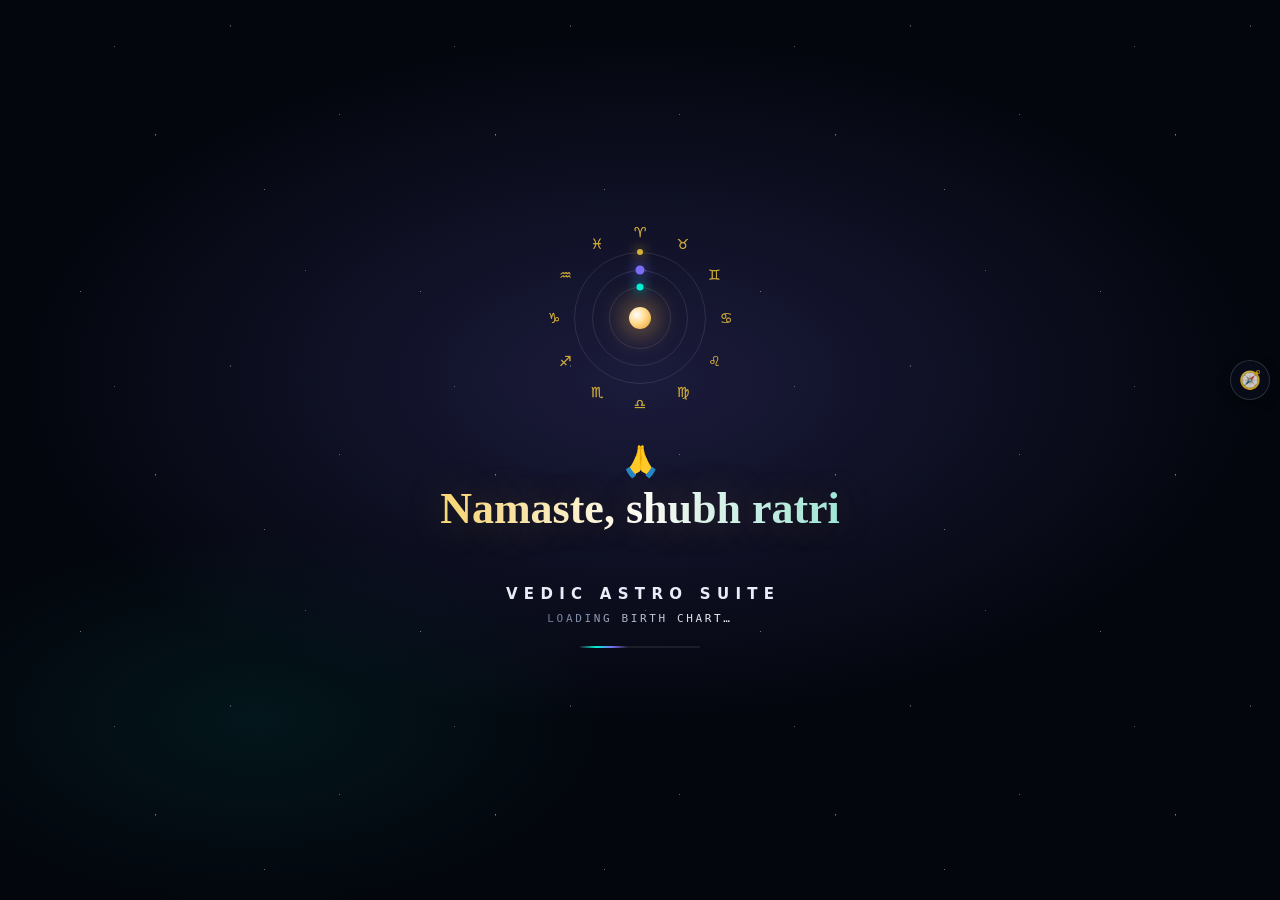
<file: app/src/main/assets/index.html>
<!DOCTYPE html>
<html lang="en">
<head>
<meta charset="utf-8">
<meta name="viewport" content="width=device-width,initial-scale=1.0,minimum-scale=1.0,maximum-scale=5.0,user-scalable=yes">
<meta name="theme-color" content="#03060d">
<title>Vedic Astro Suite</title>

<link rel="stylesheet" href="assets/css/shell.css">
</head>
<body>
<div class="shell">
  <div class="stage" id="stage"><div class="load hide" id="load"><div class="orb"><div class="zring" id="zring"><s style="transform: rotate(0deg) translateY(-86px) rotate(0deg); animation-delay: 0.2s;">♈︎</s><s style="transform: rotate(30deg) translateY(-86px) rotate(-30deg); animation-delay: 0.27s;">♉︎</s><s style="transform: rotate(60deg) translateY(-86px) rotate(-60deg); animation-delay: 0.34s;">♊︎</s><s style="transform: rotate(90deg) translateY(-86px) rotate(-90deg); animation-delay: 0.41s;">♋︎</s><s style="transform: rotate(120deg) translateY(-86px) rotate(-120deg); animation-delay: 0.48s;">♌︎</s><s style="transform: rotate(150deg) translateY(-86px) rotate(-150deg); animation-delay: 0.55s;">♍︎</s><s style="transform: rotate(180deg) translateY(-86px) rotate(-180deg); animation-delay: 0.62s;">♎︎</s><s style="transform: rotate(210deg) translateY(-86px) rotate(-210deg); animation-delay: 0.69s;">♏︎</s><s style="transform: rotate(240deg) translateY(-86px) rotate(-240deg); animation-delay: 0.76s;">♐︎</s><s style="transform: rotate(270deg) translateY(-86px) rotate(-270deg); animation-delay: 0.83s;">♑︎</s><s style="transform: rotate(300deg) translateY(-86px) rotate(-300deg); animation-delay: 0.9s;">♒︎</s><s style="transform: rotate(330deg) translateY(-86px) rotate(-330deg); animation-delay: 0.97s;">♓︎</s></div><i class="o1"></i><i class="o2"></i><i class="o3"></i><b class="p1"></b><b class="p2"></b><b class="p3"></b><em></em></div><div class="wel" id="wel"><div class="pray">🙏</div><div class="wel-hi" id="welHi">Namaste, shubh ratri</div><div class="wel-sub" id="welSub" style="opacity: 1;">Preparing the heavens…</div></div><h1>VEDIC ASTRO SUITE</h1><span id="loadTxt">LOADING BIRTH CHART…</span><div class="bar"></div></div></div>
</div>
<div class="sw-back" id="swBack"></div>
<div class="sw" id="sw" data-x="l" data-y="t" style="transform: translate(10px, 50px);">
  <button class="sw-btn" id="swBtn" type="button" aria-haspopup="menu" aria-expanded="false" aria-controls="swMenu" title="Switch view (drag to move)"><span id="swIco">🧭</span></button>
  <div class="sw-menu" id="swMenu" role="menu">
    <button class="sw-item" type="button" role="menuitemradio" aria-checked="false" data-act="A"><span class="e">🌌</span>3D Sky</button>
    <button class="sw-item on" type="button" role="menuitemradio" aria-checked="true" data-act="B"><span class="e">🧭</span>Birth Chart</button>
    <button class="sw-item" type="button" role="menuitemradio" aria-checked="false" data-act="N"><span class="e">📝</span>Notepad</button>
    <div class="sw-sep"></div>
    <button class="sw-item" type="button" role="menuitem" data-act="dev"><span class="e">💬</span>Developer</button>
  </div>
</div>
<script src="assets/js/01-hash-init.js"></script>
<script src="assets/js/02-location-picker.js"></script>

<script src="assets/js/03-launcher.js"></script>


</body>
</html>
</file>
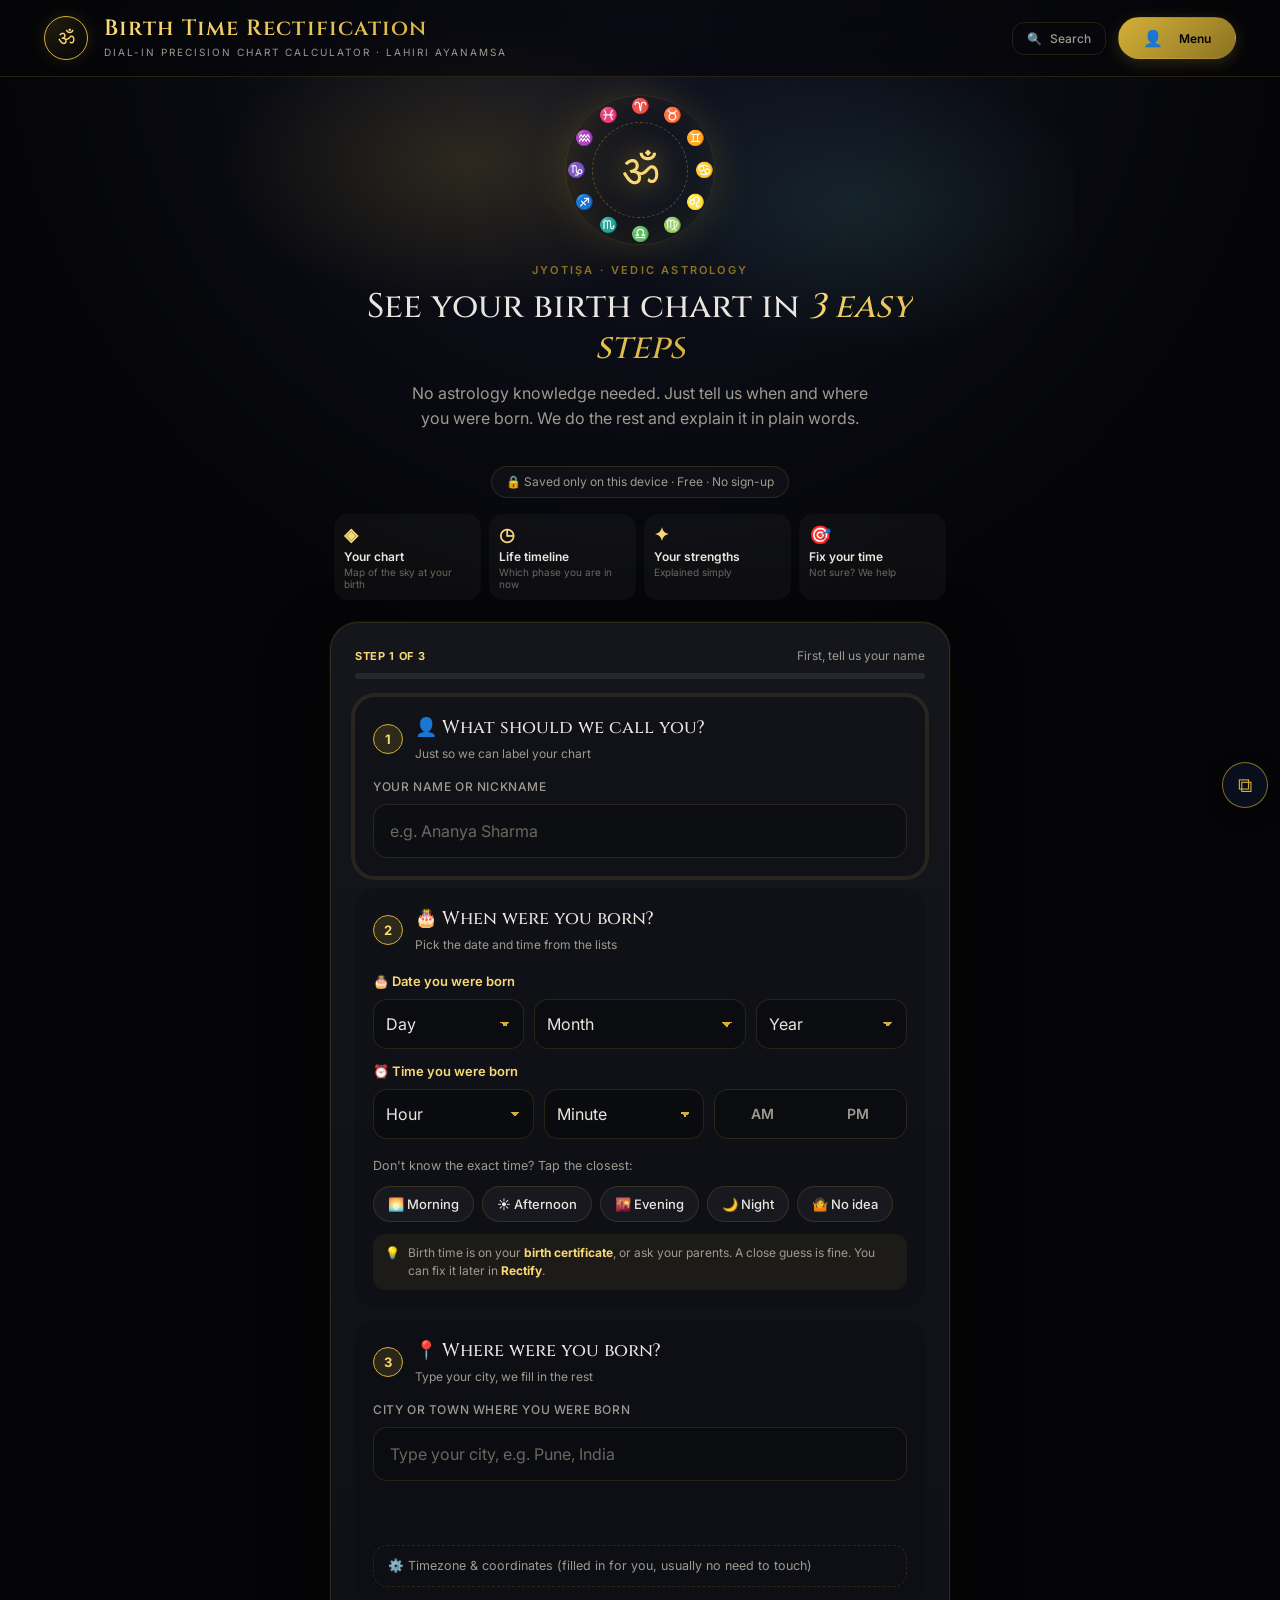
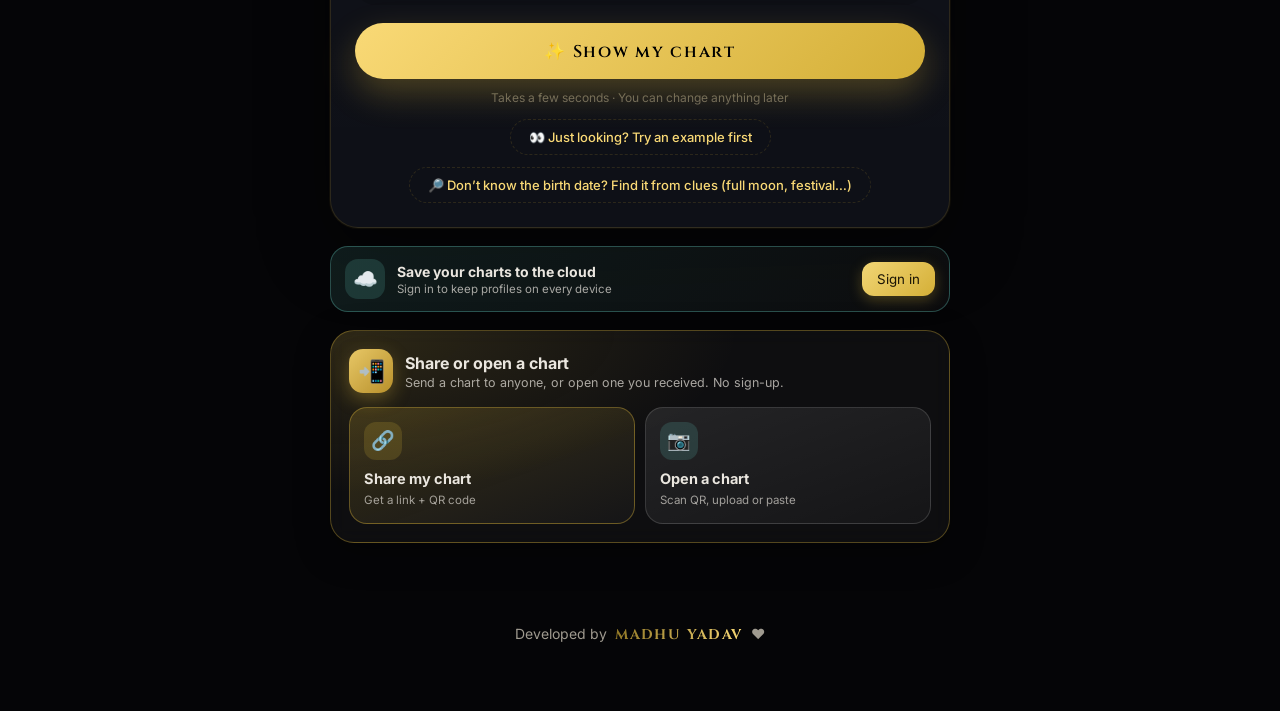
<file: app/src/main/assets/apps/birth-chart/index.html>
<!DOCTYPE html>
<html lang="en">
<head>
<meta charset="UTF-8">
<meta name="viewport" content="width=device-width, initial-scale=1, viewport-fit=cover">
<meta name="theme-color" content="#050507">
<meta name="color-scheme" content="dark">
<meta name="description" content="Vedic birth chart calculator with divisional charts, Vimshottari Dasha, yogas, Shadbala and birth-time rectification.">
<meta name="apple-mobile-web-app-capable" content="yes">
<meta name="mobile-web-app-capable" content="yes">
<link rel="icon" href="data:image/svg+xml,%3Csvg xmlns=%27http://www.w3.org/2000/svg%27 viewBox=%270 0 100 100%27%3E%3Crect width=%27100%27 height=%27100%27 rx=%2722%27 fill=%27%23050507%27/%3E%3Ctext x=%2750%27 y=%2770%27 font-size=%2770%27 text-anchor=%27middle%27 fill=%27%23D4AF37%27%3E%E0%A5%90%3C/text%3E%3C/svg%3E">
<title>Birth Time Rectification — Vedic Astrology</title>
<link rel="preconnect" href="https://fonts.googleapis.com">
<link href="https://fonts.googleapis.com/css2?family=Cinzel:wght@400;500;600;700&family=Cormorant+Garamond:ital,wght@0,400;0,500;0,600;1,400&family=Inter:wght@300;400;500;600&family=JetBrains+Mono:wght@400;500&display=swap" rel="stylesheet">












<link rel="stylesheet" href="assets/css/app.css">
</head>
<body>

<header class="site-header">
  <div class="wrap header-row">
    <div class="brand">
      <button type="button" id="hdrBack" aria-label="Back to Home">←</button>
      <div class="brand-glyph">ॐ</div>
      <div class="brand-text">
        <h1>Birth Time Rectification</h1>
        <p>Dial-in Precision Chart Calculator · Lahiri Ayanamsa</p>
      </div>
    </div>
    <div class="header-actions">
      <div class="qsearch-wrap">
        <button class="btn btn-ghost btn-sm" id="quickSearchBtn" title="Search anything (Ctrl/Cmd+K)">
          <span class="qsearch-dot"></span><span class="qs-ico">🔍</span><span class="btn-label"> Search</span>
        </button>
        <div class="qsearch-popover" id="quickSearchPopover">
          <div class="qsearch-popover-title">Quick Search</div>
          <div class="qsearch-popover-desc">When active, click any placement in the chart — a planet, sign, house, yoga, dasha, anything — to look it up instantly.</div>
          <div class="qsearch-toggle-row">
            <span>Activate on click</span>
            <div class="qsearch-toggle" id="qsearchToggle"></div>
          </div>
          <span class="qsearch-engine-label">Search Engine</span>
          <div class="qsearch-engine-options">
            <button type="button" class="qsearch-engine-btn active" id="qsearchEngineGoogle" data-engine="google">
              <span class="qe-icon">🔎</span> Google Search <span class="qe-check">✓</span>
            </button>
            <button type="button" class="qsearch-engine-btn" id="qsearchEngineAi" data-engine="google-ai">
              <span class="qe-icon">✨</span> Google AI Search <span class="qe-check">✓</span>
            </button>
          </div>
        </div>
      </div>
      <button class="btn btn-primary btn-sm" id="openMenuBtn" style="border-radius: var(--radius-full); padding: 10px 24px; box-shadow: 0 4px 16px rgba(212,175,55,0.2);">
        <span class="menu-ico" style="font-size: 16px; margin-right: 8px;">👤</span><span class="btn-label">Menu</span>
      </button>
    </div>
  </div>
</header>

<div class="qsearch-live-badge" id="qsearchLiveBadge">
  <span id="qsearchLiveBadgeText">🔍 Quick Search active — click anything in the chart</span>
  <button type="button" id="qsearchLiveBadgeOff">Turn off</button>
</div>

<nav class="app-tabbar" id="appTabbar">
  <div class="app-tabbar-inner">
    <button class="app-tab" data-group="home" data-panel="panel-home"><span class="tab-icon">🏠</span>Home</button>
    <button class="app-tab" data-group="chart" data-panel="panel-overview"><span class="tab-icon">◈</span>My Chart</button>
    <button class="app-tab" data-group="rectify" data-panel="panel-rectification"><span class="tab-icon">🎯</span>Rectify</button>
    <button class="app-tab" data-group="match" data-panel="panel-match"><span class="tab-icon">💞</span>Match</button>
    <button class="app-tab" data-group="export" data-panel="panel-export"><span class="tab-icon">📤</span>Export</button>
  </div>
</nav>

<main class="wrap">

  <section class="in-wrap" id="intakeSection">
    <div class="in-hero">
      <div class="in-orb" aria-hidden="true">
        <div class="in-ring"><span style="transform:rotate(0deg) translateY(-64px) rotate(-0deg)">♈</span><span style="transform:rotate(30deg) translateY(-64px) rotate(-30deg)">♉</span><span style="transform:rotate(60deg) translateY(-64px) rotate(-60deg)">♊</span><span style="transform:rotate(90deg) translateY(-64px) rotate(-90deg)">♋</span><span style="transform:rotate(120deg) translateY(-64px) rotate(-120deg)">♌</span><span style="transform:rotate(150deg) translateY(-64px) rotate(-150deg)">♍</span><span style="transform:rotate(180deg) translateY(-64px) rotate(-180deg)">♎</span><span style="transform:rotate(210deg) translateY(-64px) rotate(-210deg)">♏</span><span style="transform:rotate(240deg) translateY(-64px) rotate(-240deg)">♐</span><span style="transform:rotate(270deg) translateY(-64px) rotate(-270deg)">♑</span><span style="transform:rotate(300deg) translateY(-64px) rotate(-300deg)">♒</span><span style="transform:rotate(330deg) translateY(-64px) rotate(-330deg)">♓</span></div>
        <div class="in-om">ॐ</div>
      </div>
      <div class="in-eyebrow">Jyotiṣa · Vedic Astrology</div>
      <h2>See your birth chart in <em>3 easy steps</em></h2>
      <p>No astrology knowledge needed. Just tell us when and where you were born. We do the rest and explain it in plain words.</p>
      <div class="in-trust">🔒 Saved only on this device · Free · No sign-up</div>
      <div class="in-get" style="margin-top:16px">
        <div><span>◈</span>Your chart<small>Map of the sky at your birth</small></div>
        <div><span>◷</span>Life timeline<small>Which phase you are in now</small></div>
        <div><span>✦</span>Your strengths<small>Explained simply</small></div>
        <div><span>🎯</span>Fix your time<small>Not sure? We help</small></div>
      </div>
    </div>

    <div class="in-saved" id="inSaved" hidden></div>

    <form class="in-card" id="birthForm" autocomplete="off">
      <div class="in-progress"><div class="in-progress-top"><b id="inStepLbl">Step 1 of 3</b><span id="inStepHint">Let's start with your name</span></div><div class="in-bar"><i id="inBarFill"></i></div></div>

      <div class="in-step" data-step="1">
        <div class="in-step-h"><span class="in-num">1</span><div><b>👤 What should we call you?</b><small>Just so we can label your chart</small></div></div>
        <div class="form-grid"><div class="field full">
          <label for="profileName">Your name</label>
          <input type="text" id="profileName" placeholder="e.g. Ananya Sharma" required>
        </div></div>
      </div>

      <div class="in-step" data-step="2">
        <div class="in-step-h"><span class="in-num">2</span><div><b>🎂 When were you born?</b><small>Pick the date and time from the lists</small></div></div>
        <div class="form-grid">
          <div class="field">
            <label for="dobInput">Date of birth</label>
            <input type="date" id="dobInput" required>
          </div>
          <div class="field">
            <label for="tobInput">Time of birth</label>
            <input type="time" id="tobInput" step="1" required>
          </div>
        </div>
        <div class="in-tip">💡 <span>Not sure of the exact time? Enter your best guess, then fine-tune it later with <b>Rectify</b>. Seconds are optional.</span></div>
      </div>

      <div class="in-step" data-step="3">
        <div class="in-step-h"><span class="in-num">3</span><div><b>📍 Where were you born?</b><small>Type your city, we fill in the rest</small></div></div>
        <div class="form-grid">
          <div class="field full location-wrap">
            <label for="placeInput">Place of birth</label>
            <input type="text" id="placeInput" placeholder="Start typing a city name…" required>
            <div class="location-results" id="locationResults"></div>
            <div class="location-status" id="locationStatus"></div>
          </div>
          <div class="field">
            <label for="tzInput">Timezone (UTC)</label>
            <select id="tzInput" required></select>
            <span class="field-hint" id="tzHint">Auto-filled from place; adjust if needed</span>
          </div>
          <div class="field">
            <label>Coordinates</label>
            <div class="coord-readout" id="coordReadout">— not yet selected —</div>
          </div>
        </div>
      </div>

      <div class="error-banner" id="errorBanner"></div>

      <div class="submit-row">
        <button type="submit" class="btn-cast" id="castBtn">✨ Show my chart</button>
        <div class="in-micro">Takes a few seconds · You can change anything later</div>
      </div>
    </form>
  </section>

  <div class="loading-overlay" id="loadingOverlay">
    <div class="spinner"></div>
    <div class="loading-text">Computing planetary positions…</div>
  </div>

  <section id="results">
    <!-- populated by JS -->
  </section>

</main>

<footer class="site-footer">
<div class="dev-credit">
    Developed by <span class="dev-name">MADHU YADAV</span> <span class="beating-heart">❤️</span>
  </div>
</footer>

<div class="modal-overlay" id="confirmModal">
  <div class="modal-box">
    <h4 id="modalTitle">Delete this profile?</h4>
    <p id="modalBody">This will permanently remove the saved profile from this browser.</p>
    <div class="modal-actions">
      <button class="btn btn-ghost btn-sm" id="modalCancel">Cancel</button>
      <button class="btn btn-primary btn-sm" id="modalConfirm" style="background:linear-gradient(135deg,var(--red-bright),var(--red)); color:#fff; box-shadow: 0 4px 16px rgba(166,68,68,0.3);">Delete</button>
    </div>
  </div>
</div>

<div class="pd-modal-overlay" id="planetDetailModal">
  <div class="pd-modal-box" id="pdBox">
    <button type="button" class="pd-modal-close" id="pdModalClose">✕</button>
    <div class="pd-modal-head">
      <div class="pd-modal-glyph" id="pdGlyph"></div>
      <div>
        <div class="pd-modal-title" id="pdTitle"></div>
        <div class="pd-modal-subtitle" id="pdSubtitle"></div>
      </div>
    </div>
    <div class="pd-pills" id="pdPills"></div>
    <div class="pd-stat-grid" id="pdStatGrid"></div>
    <div class="pd-modal-note" id="pdNote"></div>
    <div class="pd-foot"><button type="button" data-pd-go="-1">‹ Prev</button><button type="button" id="pdStrengthBtn">⚖ Strength</button><button type="button" data-pd-go="1">Next ›</button></div>
  </div>
</div>

<div class="export-modal-overlay" id="exportModal">
  <div class="export-modal-box">
    <div class="export-modal-header">
      <button type="button" class="export-modal-close" id="exportModalClose">✕</button>
      <div class="export-modal-title">Export &amp; Share</div>
      <div class="export-modal-subtitle">Pick what to include (everything is selected by default), then download it as a file or copy the text.</div>
    </div>
    <div class="export-modal-body">

      <div class="export-select-all-row">
        <label class="export-select-all-label">
          <input type="checkbox" id="exportSelectAll" checked>
          Select All Sections
        </label>
        <span class="export-count-label" id="exportCountLabel"></span>
      </div>

      <label class="export-check-item">
        <input type="checkbox" class="export-section-check" data-section="birthDetails" checked>
        <div><div class="export-check-label">Birth Details</div><div class="export-check-desc">Name, date, time, place, coordinates, ayanamsa</div></div>
      </label>
      <label class="export-check-item">
        <input type="checkbox" class="export-section-check" data-section="chartSummary" checked>
        <div><div class="export-check-label">Chart Summary</div><div class="export-check-desc">Ascendant, Moon sign, Sun sign, nakshatra</div></div>
      </label>
      <label class="export-check-item">
        <input type="checkbox" class="export-section-check" data-section="karakas" checked>
        <div><div class="export-check-label">Chara Karakas</div><div class="export-check-desc">Atmakaraka through Darakaraka (Jaimini)</div></div>
      </label>
      <label class="export-check-item">
        <input type="checkbox" class="export-section-check" data-section="planetTable" checked>
        <div><div class="export-check-label">Planetary Positions (D1)</div><div class="export-check-desc">Sign, degree, house, nakshatra, dignity, speed, combustion</div></div>
      </label>
      <label class="export-check-item">
        <input type="checkbox" class="export-section-check" data-section="aspects" checked>
        <div><div class="export-check-label">Planetary Aspects</div><div class="export-check-desc">Drishti — which houses/signs each planet aspects</div></div>
      </label>
      <label class="export-check-item">
        <input type="checkbox" class="export-section-check" data-section="yogas" checked>
        <div><div class="export-check-label">Yogas</div><div class="export-check-desc">Notable planetary combinations detected</div></div>
      </label>
      <label class="export-check-item">
        <input type="checkbox" class="export-section-check" data-section="shadbala" checked>
        <div><div class="export-check-label">Shadbala</div><div class="export-check-desc">Six-fold planetary strength, all components</div></div>
      </label>
      <label class="export-check-item">
        <input type="checkbox" class="export-section-check" data-section="ashtakavarga" checked>
        <div><div class="export-check-label">Ashtakavarga</div><div class="export-check-desc">All 7 planet tables + combined Sarvashtakavarga</div></div>
      </label>
      <label class="export-check-item">
        <input type="checkbox" class="export-section-check" data-section="dasha" checked>
        <div><div class="export-check-label">Vimshottari Dasha</div><div class="export-check-desc">Full timeline — every Mahadasha and Antardasha</div></div>
      </label>
      <label class="export-check-item">
        <input type="checkbox" class="export-section-check" data-section="vargas" checked id="exportVargasCheck">
        <div><div class="export-check-label">Divisional Charts (D1–D60)</div><div class="export-check-desc">All 20 varga charts, house-by-house with dignity</div></div>
      </label>
      <div class="export-vargas-group" id="exportVargasGroup">
        <div class="export-check-desc">Include specific charts only (all selected by default):</div>
        <div class="export-vargas-chips" id="exportVargasChips"></div>
      </div>
      <label class="export-check-item">
        <input type="checkbox" class="export-section-check" data-section="rawLongitudes" checked>
        <div><div class="export-check-label">Raw Sidereal Longitudes</div><div class="export-check-desc">Reference table for cross-checking against other software</div></div>
      </label>

      <div class="export-location-section">
        <label class="export-check-item" style="padding-top:0;">
          <input type="checkbox" class="export-section-check" data-section="liveSky" id="exportLiveSkyCheck">
          <div><div class="export-check-label">Live Sky Right Now (Gochara)</div><div class="export-check-desc">Current planetary positions, nakshatras &amp; degrees, compared to this natal chart</div></div>
        </label>
        <div id="exportLocationPicker" style="display:none; margin-left:36px; margin-top:12px;">
          <div class="export-location-toggle">
            <button type="button" class="export-loc-mode-btn active" data-loc-mode="search">Search by Place Name</button>
            <button type="button" class="export-loc-mode-btn" data-loc-mode="coords">Enter Coordinates</button>
          </div>

          <div id="exportLocSearchMode">
            <div class="export-mini-field location-wrap">
              <label for="exportPlaceInput">Current Location</label>
              <input type="text" id="exportPlaceInput" placeholder="Start typing a city…" autocomplete="off">
              <div class="location-results" id="exportLocationResults"></div>
            </div>
          </div>

          <div id="exportLocCoordsMode" style="display:none;">
            <div class="export-coord-grid">
              <div class="export-mini-field">
                <label for="exportLatInput">Latitude</label>
                <input type="number" id="exportLatInput" placeholder="e.g. 28.6139" step="0.0001" min="-90" max="90">
              </div>
              <div class="export-mini-field">
                <label for="exportLonInput">Longitude</label>
                <input type="number" id="exportLonInput" placeholder="e.g. 77.2090" step="0.0001" min="-180" max="180">
              </div>
            </div>
          </div>

          <div class="export-mini-field" style="margin-top:16px;">
            <label for="exportTzInput">Timezone (UTC)</label>
            <select id="exportTzInput"></select>
          </div>
          <div class="export-location-status" id="exportLocationStatus"></div>
        </div>
      </div>

    </div>
    <div class="export-dev">
      <div class="ed-left"><span class="ed-av">MY</span><span class="ed-text">Questions, bugs or ideas?<b>Contact the developer, Madhu Yadav</b></span></div>
      <div class="ed-links"><a class="ed-ig" href="https://instagram.com/mr.madhu_69" target="_blank" rel="noopener">📸 Instagram</a><a class="ed-wa" href="https://wa.me/918919748693" target="_blank" rel="noopener">💬 WhatsApp</a></div>
    </div>
    <div class="export-modal-footer">
      <span class="export-count-label" id="exportModalHint">All sections included</span>
      <div class="export-actions">
        <button type="button" class="export-download-btn export-ghost" id="exportCopyBtn">📋 Copy data</button>
        <button type="button" class="export-download-btn" id="exportDownloadBtn">⬇ Download file</button>
      </div>
    </div>
  </div>
</div>

<div class="modal-overlay" id="mainMenuModal">
  <div class="menu-modal-box">
    <button type="button" class="pd-modal-close" id="mainMenuClose">✕</button>
    <h3 class="menu-modal-title">Menu & Settings</h3>
    
    <div class="menu-section">
      <label>Your profiles <span id="profCount" class="prof-count"></span></label>
      <div id="profileCards" class="prof-cards"></div>
      <select id="profileSelect" class="profile-select" hidden><option value="">— Select a profile —</option></select>
      <button class="btn btn-ghost" id="deleteProfileBtn" hidden>🗑️</button>
    </div>

    <div class="menu-actions">
      <button class="menu-action-btn" id="newProfileBtn">
        <span class="action-icon">➕</span> Create New Profile
      </button>
      <button class="menu-action-btn" id="exportReportBtn">
        <span class="action-icon">📄</span> Export Chart Report
      </button>
      <button class="menu-action-btn" id="exportProfilesBtn">
        <span class="action-icon">📤</span> Export All Profiles
      </button>
      <button class="menu-action-btn" id="importProfilesBtn">
        <span class="action-icon">📥</span> Import Profiles
      </button>
      <button class="menu-action-btn dev-btn" id="contactDevBtn">
        <span class="action-icon">💬</span> Contact Developer & Bugs
      </button>
    </div>
  </div>
</div>

<div class="modal-overlay" id="profileDataModal">
  <div class="menu-modal-box profile-data-modal-box">
    <button type="button" class="pd-modal-close" id="profileDataModalClose">✕</button>
    <h3 class="menu-modal-title" id="profileDataModalTitle">Export Profiles</h3>
    <p class="profile-data-hint" id="profileDataModalHint">
      This is a backup of every saved profile on this device. Copy it somewhere safe (a note, an email to yourself) — on another device or browser, open this same menu, choose "Import Profiles", paste it in, and they'll all come back.
    </p>
    <textarea id="profileDataTextarea" class="profile-data-textarea" placeholder="Paste exported profile JSON here to import..." spellcheck="false"></textarea>
    <div class="profile-data-actions">
      <button type="button" class="chart-dl-btn-single" id="profileDataPrimaryBtn"><span>📋</span> Copy to Clipboard</button>
      <button type="button" class="chart-dl-btn-single chart-dl-btn-secondary" id="profileDataSecondaryBtn" style="display:none;"><span>📥</span> Import These Profiles</button>
    </div>
    <div class="profile-data-status" id="profileDataStatus"></div>
  </div>
</div>

<div class="modal-overlay" id="contactModal">
  <div class="contact-modal-box dev-card">
    <button type="button" class="pd-modal-close" id="contactModalClose">✕</button>
    <div class="dc-orbs"><i></i><i></i><i></i></div>
    <div class="dc-hero">
      <div class="dc-avatar dc-in" style="--i:0"><span class="dc-ring"></span><span class="dc-initials">MY</span><em class="dc-badge">✓</em></div>
      <div class="dc-name dc-in" style="--i:1">Madhu Yadav</div>
      <div class="dc-role dc-in" style="--i:2">Creator · Developer · Jyotish Enthusiast</div>
      <p class="dc-bio dc-in" style="--i:3">I built this app with love for Vedic astrology. Found a bug or have a big idea? I read every message.</p>
    </div>
    <div class="dc-label dc-in" style="--i:4">What can I help with?</div>
    <div class="dc-topics dc-in" style="--i:5">
      <a href="https://wa.me/918919748693?text=Hi%20Madhu%2C%20I%20found%20a%20bug%20in%20the%20Birth%20Time%20Rectification%20app%3A%20" target="_blank" rel="noopener"><span>🐞</span>Report a bug</a>
      <a href="https://wa.me/918919748693?text=Hi%20Madhu%2C%20I%20have%20a%20feature%20idea%20for%20the%20app%3A%20" target="_blank" rel="noopener"><span>💡</span>Suggest a feature</a>
      <a href="https://wa.me/918919748693?text=Hi%20Madhu%2C%20I%20would%20like%20to%20talk%20about%20astrology%3A%20" target="_blank" rel="noopener"><span>🔮</span>Astrology chat</a>
    </div>
    <div class="dc-label dc-in" style="--i:6">Connect</div>
    <div class="dc-links">
      <a href="https://instagram.com/mr.madhu_69" target="_blank" rel="noopener" class="dc-link insta dc-in" style="--i:7">
        <span class="dc-ico">📸</span><span class="dc-txt"><b>Instagram</b><small>@mr.madhu_69</small></span><span class="dc-go">↗</span>
      </a>
      <a href="https://wa.me/918919748693" target="_blank" rel="noopener" class="dc-link wa dc-in" style="--i:8">
        <span class="dc-ico">💬</span><span class="dc-txt"><b>WhatsApp</b><small>+91 89197 48693</small></span><span class="dc-go">↗</span>
      </a>
    </div>
    <button type="button" class="dc-copy dc-in" style="--i:9" onclick="copyDevNumber(this)">📋 Copy WhatsApp number</button>
    <div class="dc-foot dc-in" style="--i:10">Made with ♥ for Vedic astrology</div>
  </div>
</div>
<script src="assets/js/01-contact-helper.js"></script>


<script src="assets/js/02-app-core.js"></script>
<script src="assets/js/03-varga-interface.js"></script>
<script src="assets/js/04-chart-reading.js"></script>
<script src="assets/js/05-life-activation.js"></script>
<script src="assets/js/06-bhava-bala.js"></script>
<script src="assets/js/07-tithi-pravesh.js"></script>
<script src="assets/js/08-sahams.js"></script>
<script src="assets/js/09-fate-meter.js"></script>
<script src="assets/js/10-export-copy.js"></script>
<script src="assets/js/11-qrcode-library.js"></script>
<script src="assets/js/12-chart-sharing.js"></script>
<script src="assets/js/13-cloud-account.js"></script>
</body>
</html>
</file>
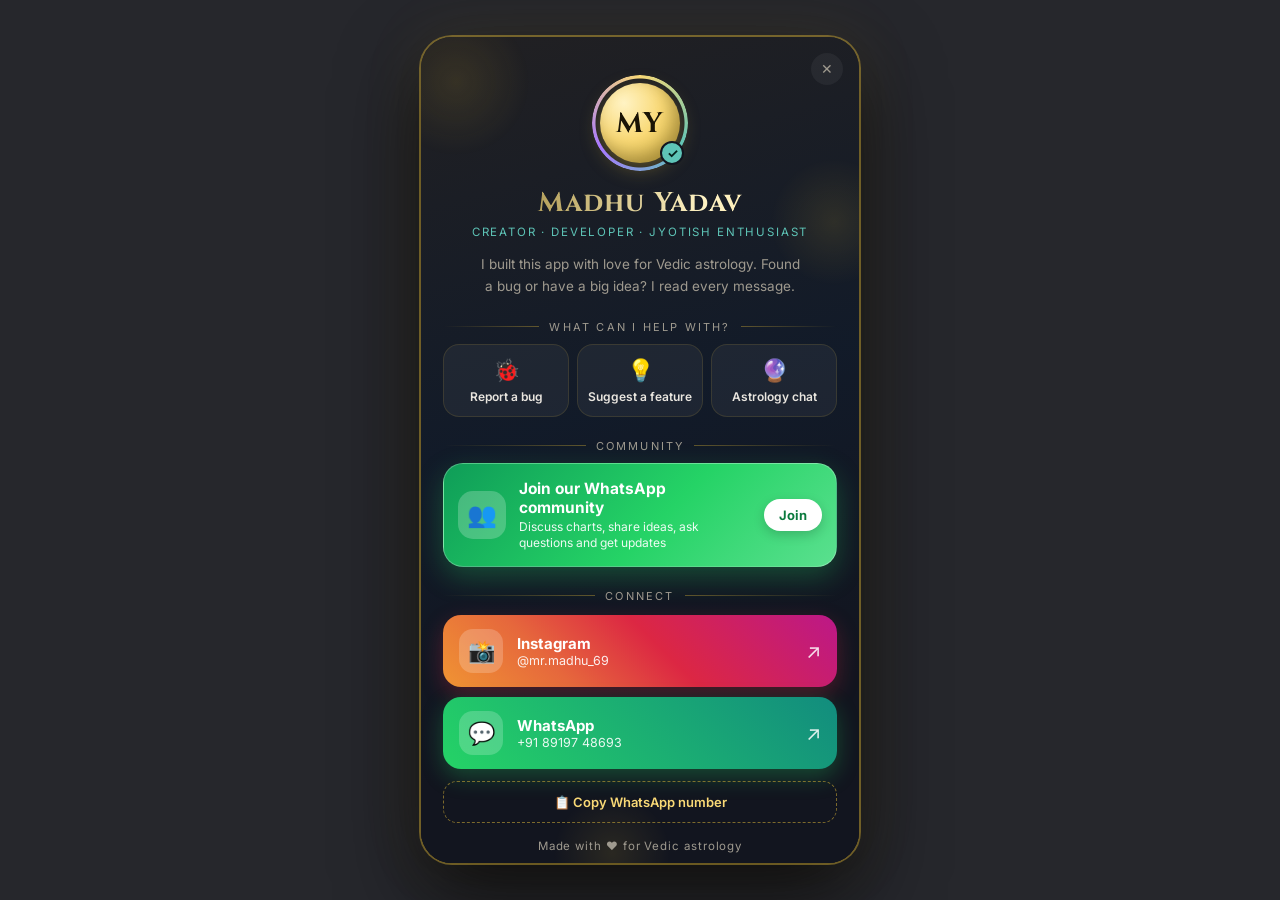
<file: app/src/main/assets/apps/developer/index.html>
<!DOCTYPE html><html lang="en"><head><meta charset="utf-8"><meta name="viewport" content="width=device-width,initial-scale=1,maximum-scale=1,viewport-fit=cover">
<link rel="preconnect" href="https://fonts.googleapis.com"><link href="https://fonts.googleapis.com/css2?family=Cinzel:wght@400;700&family=Inter:wght@400;600&display=swap" rel="stylesheet">
<link rel="stylesheet" href="assets/css/app.css">
</head><body>
<div class="modal-overlay show" id="contactModal">
  <div class="contact-modal-box dev-card">
    <button type="button" class="pd-modal-close" id="contactModalClose">✕</button>
    <div class="dc-orbs"><i></i><i></i><i></i></div>
    <div class="dc-hero">
      <div class="dc-avatar dc-in" style="--i:0"><span class="dc-ring"></span><span class="dc-initials">MY</span><em class="dc-badge">✓</em></div>
      <div class="dc-name dc-in" style="--i:1">Madhu Yadav</div>
      <div class="dc-role dc-in" style="--i:2">Creator · Developer · Jyotish Enthusiast</div>
      <p class="dc-bio dc-in" style="--i:3">I built this app with love for Vedic astrology. Found a bug or have a big idea? I read every message.</p>
    </div>
    <div class="dc-label dc-in" style="--i:4">What can I help with?</div>
    <div class="dc-topics dc-in" style="--i:5">
      <a href="https://wa.me/918919748693?text=Hi%20Madhu%2C%20I%20found%20a%20bug%20in%20the%20Birth%20Time%20Rectification%20app%3A%20" target="_blank" rel="noopener"><span>🐞</span>Report a bug</a>
      <a href="https://wa.me/918919748693?text=Hi%20Madhu%2C%20I%20have%20a%20feature%20idea%20for%20the%20app%3A%20" target="_blank" rel="noopener"><span>💡</span>Suggest a feature</a>
      <a href="https://wa.me/918919748693?text=Hi%20Madhu%2C%20I%20would%20like%20to%20talk%20about%20astrology%3A%20" target="_blank" rel="noopener"><span>🔮</span>Astrology chat</a>
    </div>
    <div class="dc-label dc-in" style="--i:6">Community</div>
    <a class="dc-community dc-in" style="--i:7" href="https://chat.whatsapp.com/DVIBRoeMiFcIoOUTdmlrZE?s=cl&amp;p=a&amp;mlu=0" target="_blank" rel="noopener">
      <span class="dc-ci">👥</span><span class="dc-ct"><b>Join our WhatsApp community</b><small>Discuss charts, share ideas, ask questions and get updates</small></span><span class="dc-cj">Join</span>
    </a>
    <div class="dc-label dc-in" style="--i:8">Connect</div>
    <div class="dc-links">
      <a href="https://instagram.com/mr.madhu_69" target="_blank" rel="noopener" class="dc-link insta dc-in" style="--i:9">
        <span class="dc-ico">📸</span><span class="dc-txt"><b>Instagram</b><small>@mr.madhu_69</small></span><span class="dc-go">↗</span>
      </a>
      <a href="https://wa.me/918919748693" target="_blank" rel="noopener" class="dc-link wa dc-in" style="--i:10">
        <span class="dc-ico">💬</span><span class="dc-txt"><b>WhatsApp</b><small>+91 89197 48693</small></span><span class="dc-go">↗</span>
      </a>
    </div>
    <button type="button" class="dc-copy dc-in" style="--i:11" onclick="copyDevNumber(this)">📋 Copy WhatsApp number</button>
    <div class="dc-foot dc-in" style="--i:12">Made with ♥ for Vedic astrology</div>
  </div>
</div>
<script src="assets/js/01-developer-contact.js"></script></body></html>
</file>
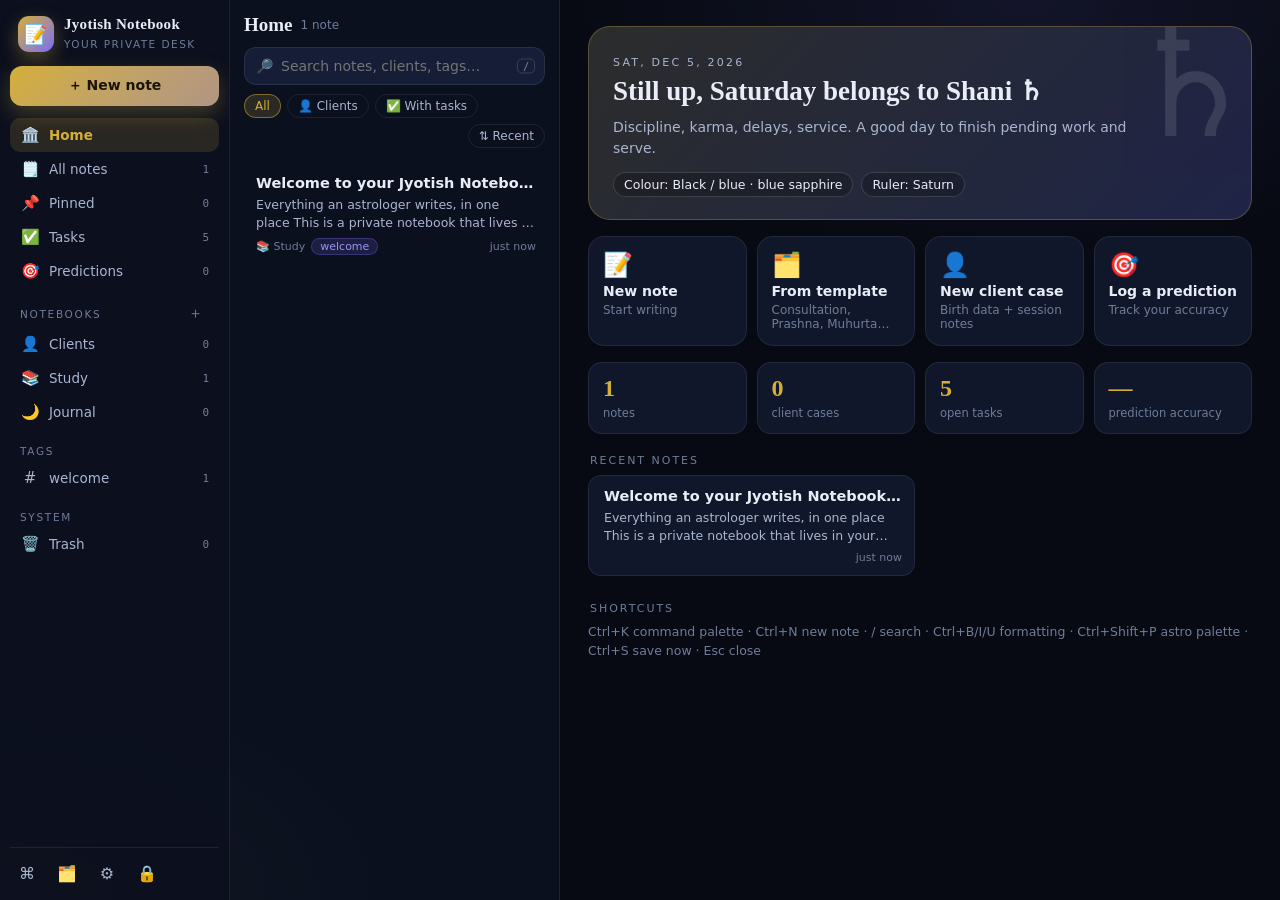
<file: app/src/main/assets/apps/notebook/index.html>
<!DOCTYPE html>
<html lang="en">
<head>
<meta charset="utf-8">
<meta name="viewport" content="width=device-width, initial-scale=1, maximum-scale=1, viewport-fit=cover">
<title>Jyotish Notebook</title>

<link rel="stylesheet" href="assets/css/app.css">
</head>
<body>
<div class="app" id="app">
  <aside class="side" id="side">
    <div class="brand"><div class="lg">📝</div><div><b>Jyotish Notebook</b><small>your private desk</small></div></div>
    <button class="newbtn" id="bNew" type="button">＋ New note</button>
    <nav class="navs" id="nav"></nav>
    <div class="sfoot">
      <button class="ib" id="bCmd" title="Command palette (Ctrl+K)">⌘</button>
      <button class="ib" id="bTpl" title="Templates">🗂️</button>
      <button class="ib" id="bSet" title="Settings, backup &amp; lock">⚙️</button>
      <button class="ib" id="bLock" title="Lock notebook">🔒</button>
    </div>
  </aside>
  <section class="lst" id="lst">
    <div class="lh">
      <h2 id="lTitle">All notes</h2>
      <div class="srch"><i>🔎</i><input id="q" placeholder="Search notes, clients, tags…" autocomplete="off"><kbd>/</kbd></div>
      <div class="lc" id="lChips"></div>
    </div>
    <div class="items" id="items"></div>
  </section>
  <main class="main" id="main">
    <div class="top"><button class="ib" id="bMenu" aria-label="Menu">☰</button><button class="ib" id="bBack" aria-label="Back to list">←</button><b style="flex:1;font-family:var(--serif)">Jyotish Notebook</b><button class="ib" id="bNew2" aria-label="New note">＋</button></div>
    <div id="mainBody" style="display:flex;flex-direction:column;flex:1;min-height:0"></div>
  </main>
</div>

<div class="pal" id="pal"></div>
<div class="ov" id="ov"><div class="md" id="md"></div></div>
<div class="ov" id="ovc"><div class="cmd" id="cmd"><input id="cin" placeholder="Type a command or search a note…" autocomplete="off"><div class="res" id="cres"></div></div></div>
<div class="toast" id="toast"></div>
<div class="lock" id="lock"><div class="bx"><div class="em">🔒</div><h2>Notebook locked</h2><p>Enter your PIN</p><input id="lpin" type="password" inputmode="numeric" maxlength="8" autocomplete="off"><p id="lerr" style="color:var(--bad);margin-top:10px"></p></div></div>

<script src="assets/js/01-notebook-app.js"></script>
</body>
</html>
</file>
<file: app/src/main/assets/assets/css/shell.css>
/* ===== Original launcher style block 01 ===== */
*{box-sizing:border-box;margin:0;padding:0;-webkit-tap-highlight-color:transparent}
html,body{height:100%;background:#03060d;color:#e8edf7;font-family:system-ui,-apple-system,"Segoe UI",Roboto,sans-serif;overflow:hidden}
.shell{position:fixed;inset:0}
.stage{position:absolute;inset:0}
.stage iframe{position:absolute;inset:0;width:100%;height:100%;border:0;background:#03060d;display:none}
.stage iframe.on{display:block;animation:fade .35s ease both}
@keyframes fade{from{opacity:0}to{opacity:1}}
.load{position:absolute;inset:0;z-index:3;display:grid;place-items:center;align-content:center;gap:26px;background:radial-gradient(70% 55% at 50% 42%,rgba(123,110,246,.20),transparent 70%),radial-gradient(40% 30% at 20% 80%,rgba(0,240,213,.07),transparent 70%),#03060d;transition:opacity .55s ease,visibility 0s .55s;overflow:hidden}
.load.hide{opacity:0;visibility:hidden;pointer-events:none}
.load::before{content:"";position:absolute;inset:-50%;background-image:radial-gradient(1.2px 1.2px at 12% 18%,#fff8 50%,transparent 51%),radial-gradient(1px 1px at 78% 12%,#fff6 50%,transparent 51%),radial-gradient(1.4px 1.4px at 34% 72%,#fff9 50%,transparent 51%),radial-gradient(1px 1px at 88% 66%,#fff7 50%,transparent 51%),radial-gradient(1.2px 1.2px at 56% 40%,#fff5 50%,transparent 51%),radial-gradient(1px 1px at 22% 46%,#fff6 50%,transparent 51%),radial-gradient(1.3px 1.3px at 66% 88%,#fff8 50%,transparent 51%);background-size:340px 340px;animation:drift 90s linear infinite;opacity:.8}
@keyframes drift{to{transform:rotate(360deg)}}
.orb{position:relative;width:132px;height:132px;display:grid;place-items:center}
.orb i{position:absolute;border-radius:50%;border:1px solid rgba(255,255,255,.10)}
.orb .o1{width:62px;height:62px}.orb .o2{width:96px;height:96px}.orb .o3{width:132px;height:132px}
.orb b{position:absolute;width:100%;height:100%;animation:spin linear infinite}
.orb b::after{content:"";position:absolute;left:50%;top:0;border-radius:50%;transform:translate(-50%,-50%)}
.orb .p1{animation-duration:2.4s;inset:35px;width:62px;height:62px}.orb .p1::after{width:7px;height:7px;background:#00F0D5;box-shadow:0 0 12px #00F0D5}
.orb .p2{animation-duration:4s;inset:18px;width:96px;height:96px;animation-direction:reverse}.orb .p2::after{width:9px;height:9px;background:#7B6EF6;box-shadow:0 0 14px #7B6EF6}
.orb .p3{animation-duration:6.5s;inset:0}.orb .p3::after{width:6px;height:6px;background:#D4AF37;box-shadow:0 0 12px #D4AF37}
.orb em{width:22px;height:22px;border-radius:50%;background:radial-gradient(circle at 35% 35%,#fff,#ffd98a 45%,#e89b2c);box-shadow:0 0 26px 6px rgba(255,190,80,.45);animation:beat 2.4s ease-in-out infinite}
@keyframes beat{50%{transform:scale(1.14);box-shadow:0 0 34px 10px rgba(255,190,80,.55)}}
@keyframes spin{to{transform:rotate(360deg)}}
.load h1{position:relative;font:600 15px/1 system-ui,-apple-system,"Segoe UI",Roboto,sans-serif;letter-spacing:.42em;text-indent:.42em;color:#e8edf7;text-align:center}
.load span{position:relative;display:block;margin-top:-12px;font:500 11px/1 ui-monospace,SFMono-Regular,Menlo,monospace;letter-spacing:.24em;text-align:center;background:linear-gradient(90deg,#6b7a99,#fff,#6b7a99);background-size:200% 100%;-webkit-background-clip:text;background-clip:text;color:transparent;-webkit-text-fill-color:transparent;animation:shim 2s linear infinite}
@keyframes shim{to{background-position:-200% 0}}
.load .bar{position:relative;width:120px;height:2px;border-radius:2px;background:rgba(255,255,255,.08);overflow:hidden}
.load .bar::after{content:"";position:absolute;inset:0;width:40%;background:linear-gradient(90deg,transparent,#00F0D5,#7B6EF6,transparent);animation:slide 1.3s ease-in-out infinite}
@keyframes slide{from{transform:translateX(-100%)}to{transform:translateX(300%)}}
/* welcome screen */
.load{gap:22px}
.zring{position:absolute;inset:-46px;border-radius:50%;animation:spin 90s linear infinite;pointer-events:none}
.zring s{position:absolute;left:50%;top:50%;width:20px;height:20px;margin:-10px;text-decoration:none;text-align:center;font:14px/20px system-ui,"Segoe UI Symbol",sans-serif;color:#D4AF37;opacity:0;animation:zin .6s ease forwards}
@keyframes zin{to{opacity:.8}}
.wel{position:relative;text-align:center;margin-top:38px;animation:welUp .9s .15s cubic-bezier(.2,.8,.3,1) both}
.wel-hi{font:600 clamp(28px,7vw,44px)/1.1 Georgia,"Times New Roman",serif;background:linear-gradient(90deg,#F9D976,#fff 50%,#9fe9df);-webkit-background-clip:text;background-clip:text;color:transparent;text-shadow:0 0 40px rgba(212,175,55,.25)}
.pray{font-size:30px;margin-bottom:6px;display:block;animation:wave 2.4s ease-in-out infinite}
@keyframes wave{50%{transform:translateY(-3px) rotate(-6deg)}}
.wel-sub{margin-top:10px;font:300 clamp(13px,3.4vw,16px)/1.4 system-ui,-apple-system,"Segoe UI",sans-serif;letter-spacing:.06em;color:#b9c3d9;min-height:1.4em;transition:opacity .4s}
@keyframes welUp{from{opacity:0;transform:translateY(14px)}}
.load.hide .wel{transform:translateY(-8px);transition:transform .6s}
.load.compact .wel{display:none}
@media (prefers-reduced-motion:reduce){.zring,.wel,.zring s{animation:none;opacity:1}}
@media (prefers-reduced-motion:reduce){.load::before,.orb b,.orb em,.load .bar::after,.load span{animation:none}}
/* developer card overlay (its own document, does not touch the current view) */
#devFrame{position:fixed;inset:0;width:100%;height:100%;border:0;background:transparent;z-index:40;display:none;color-scheme:normal}
#devFrame.on{display:block}
/* floating switcher */
.sw{position:fixed;z-index:50;left:0;top:0;width:40px;height:40px;touch-action:none;user-select:none;-webkit-user-select:none}
.sw-btn{display:grid;place-items:center;width:40px;height:40px;border-radius:50%;border:1px solid rgba(255,255,255,.18);background:rgba(11,17,32,.72);-webkit-backdrop-filter:blur(10px);backdrop-filter:blur(10px);color:#e8edf7;font-size:18px;line-height:1;cursor:pointer;opacity:.78;box-shadow:0 4px 14px rgba(0,0,0,.45);transition:opacity .2s,border-color .2s,box-shadow .2s,transform .2s}
.sw-btn:hover,.sw.open .sw-btn,.sw.drag .sw-btn{opacity:1}
.sw.open .sw-btn{border-color:rgba(0,240,213,.65);box-shadow:0 0 0 3px rgba(0,240,213,.14),0 4px 14px rgba(0,0,0,.45)}
.sw.drag .sw-btn{transform:scale(1.1);cursor:grabbing}
.sw-menu{position:absolute;min-width:178px;padding:5px;border-radius:16px;background:linear-gradient(180deg,#121a2e,#0b1120);border:1px solid rgba(255,255,255,.1);box-shadow:0 18px 40px rgba(0,0,0,.55);transform:scale(.55);opacity:0;visibility:hidden;pointer-events:none;transition:transform .22s cubic-bezier(.2,.9,.3,1.2),opacity .16s,visibility 0s .22s}
.sw[data-x="r"] .sw-menu{right:0;transform-origin:right}.sw[data-x="l"] .sw-menu{left:0;transform-origin:left}
.sw[data-y="t"] .sw-menu{top:calc(100% + 8px)}.sw[data-y="b"] .sw-menu{bottom:calc(100% + 8px)}
.sw[data-y="t"][data-x="r"] .sw-menu{transform-origin:top right}.sw[data-y="t"][data-x="l"] .sw-menu{transform-origin:top left}
.sw[data-y="b"][data-x="r"] .sw-menu{transform-origin:bottom right}.sw[data-y="b"][data-x="l"] .sw-menu{transform-origin:bottom left}
.sw.open .sw-menu{transform:scale(1);opacity:1;visibility:visible;pointer-events:auto;transition:transform .22s cubic-bezier(.2,.9,.3,1.2),opacity .16s,visibility 0s}
.sw-item{display:flex;align-items:center;gap:10px;width:100%;min-height:42px;padding:8px 11px;border:0;border-radius:11px;background:transparent;color:#c3cde0;font:600 13.5px/1 system-ui,-apple-system,"Segoe UI",Roboto,sans-serif;text-align:left;cursor:pointer;transition:background-color .15s,color .15s}
.sw-item:hover{background:rgba(255,255,255,.07);color:#fff}
.sw-item:active{filter:brightness(1.25)}
.sw-item .e{font-size:17px;width:22px;text-align:center}
.sw-item.on{background:linear-gradient(135deg,#00F0D5,#7B6EF6);color:#021210;box-shadow:0 4px 16px rgba(0,240,213,.22)}
.sw-sep{height:1px;margin:4px 8px;background:rgba(255,255,255,.08)}
.sw-back{position:fixed;inset:0;z-index:45;display:none;background:rgba(3,6,13,.3)}
.sw-back.show{display:block}

/* ===== Original launcher style block 02 ===== */
img{-webkit-filter:brightness(70%);}
</file>
<file: app/src/main/assets/apps/birth-chart/assets/css/app.css>
/* ===== Original style block 01 ===== */
/* ==========================================================================
   PREMIUM TOKENS & RESET
   ========================================================================== */
:root {
  --bg-dark: #050507;
  --bg-card: #0B0D14;
  --bg-card-hover: #12151F;
  --border-light: rgba(212, 175, 55, 0.15);
  --border-lighter: rgba(212, 175, 55, 0.3);
  
  --text-main: #EAE6DF;
  --text-muted: #9F9A8F;
  --text-subtle: #6B675D;
  
  --gold: #D4AF37;
  --gold-bright: #F9D976;
  --gold-dim: #8C7323;
  
  --teal: #42877E;
  --teal-bright: #5EC4B7;
  --teal-dim: rgba(66, 135, 126, 0.15);
  
  --red: #A64444;
  --red-bright: #D95F5F;
  
  --font-sans: 'Inter', -apple-system, BlinkMacSystemFont, sans-serif;
  --font-serif: 'Cormorant Garamond', serif;
  --font-display: 'Cinzel', serif;
  --font-mono: 'JetBrains Mono', monospace;
  
  --radius-sm: 6px;
  --radius-md: 12px;
  --radius-lg: 20px;
  --radius-xl: 32px;
  --radius-full: 9999px;
  
  --shadow-glass: 0 12px 32px rgba(0, 0, 0, 0.5);
  --shadow-btn: 0 4px 16px rgba(212, 175, 55, 0.25);
  
  --transition-fast: 0.15s ease;
  --transition-smooth: 0.3s cubic-bezier(0.25, 1, 0.5, 1);
}

* { box-sizing: border-box; margin: 0; padding: 0; }
html { scroll-behavior: smooth; font-size: 16px; background: var(--bg-dark); }
body {
  font-family: var(--font-sans);
  color: var(--text-main);
  background: radial-gradient(circle at 50% 0%, #111424 0%, var(--bg-dark) 60%);
  background-attachment: fixed;
  min-height: 100vh;
  line-height: 1.5;
  -webkit-font-smoothing: antialiased;
  -moz-osx-font-smoothing: grayscale;
  overflow-x: hidden;
}

/* Starfield Background */
body::before {
  content: ''; position: fixed; inset: 0;
  background-image: 
    radial-gradient(1px 1px at 15% 25%, rgba(255,255,255,0.4) 100%, transparent),
    radial-gradient(1.5px 1.5px at 75% 15%, rgba(212,175,55,0.4) 100%, transparent),
    radial-gradient(1px 1px at 85% 75%, rgba(255,255,255,0.3) 100%, transparent),
    radial-gradient(2px 2px at 25% 85%, rgba(212,175,55,0.3) 100%, transparent),
    radial-gradient(1px 1px at 50% 50%, rgba(255,255,255,0.5) 100%, transparent);
  background-size: 200px 200px;
  pointer-events: none; z-index: -1; opacity: 0.8;
}

::-webkit-scrollbar { width: 8px; height: 8px; }
::-webkit-scrollbar-track { background: var(--bg-dark); }
::-webkit-scrollbar-thumb { background: var(--bg-card-hover); border-radius: 4px; border: 1px solid var(--bg-dark); }
::-webkit-scrollbar-thumb:hover { background: var(--text-subtle); }

::selection { background: var(--gold); color: #000; }
:focus-visible { outline: 2px solid var(--gold-bright); outline-offset: 2px; }
button { font-family: inherit; }

.wrap { max-width: 1240px; margin: 0 auto; padding: 0 24px; position: relative; z-index: 1; }

@keyframes fadeIn { from { opacity: 0; transform: translateY(10px); } to { opacity: 1; transform: translateY(0); } }

/* ==========================================================================
   HEADER
   ========================================================================== */
.site-header {
  padding: 16px 0;
  background: rgba(5, 5, 7, 0.6);
  backdrop-filter: blur(16px);
  border-bottom: 1px solid var(--border-light);
  position: relative; z-index: 100;
}
.header-row { display: flex; align-items: center; justify-content: space-between; gap: 20px; flex-wrap: wrap; }
.brand { display: flex; align-items: center; gap: 16px; }
.brand-glyph {
  width: 44px; height: 44px; border-radius: 50%; border: 1px solid var(--gold);
  display: flex; align-items: center; justify-content: center;
  font-family: var(--font-display); font-size: 20px; color: var(--gold-bright);
  background: radial-gradient(circle at top left, rgba(212,175,55,0.15), transparent);
  box-shadow: 0 0 16px rgba(212,175,55,0.15); flex-shrink: 0;
}
.brand-text h1 {
  font-family: var(--font-display); font-size: 22px; font-weight: 600; letter-spacing: 0.05em;
  background: linear-gradient(to right, var(--gold-bright), var(--gold));
  -webkit-background-clip: text; -webkit-text-fill-color: transparent; line-height: 1.2;
}
.brand-text p {
  font-family: var(--font-sans); font-size: 10px; letter-spacing: 0.2em; text-transform: uppercase;
  color: var(--text-muted); margin-top: 2px;
}
.header-actions { display: flex; gap: 12px; align-items: center; flex-wrap: wrap; }

/* Buttons & Inputs */
.btn {
  font-family: var(--font-sans); font-weight: 500; font-size: 13px;
  padding: 10px 18px; border-radius: var(--radius-md); border: 1px solid transparent;
  transition: all var(--transition-fast); display: inline-flex; align-items: center; gap: 8px; cursor: pointer;
}
.btn-primary { background: linear-gradient(135deg, var(--gold), var(--gold-dim)); color: #000; font-weight: 600; box-shadow: var(--shadow-btn); }
.btn-primary:hover { transform: translateY(-1px); box-shadow: 0 6px 16px rgba(212,175,55,0.4); filter: brightness(1.1); }
.btn-primary:active { transform: translateY(1px); }
.btn-ghost { background: transparent; border-color: var(--border-light); color: var(--text-muted); }
.btn-ghost:hover { border-color: var(--gold); color: var(--gold-bright); background: rgba(212,175,55,0.05); }
.btn-sm { padding: 8px 14px; font-size: 12px; }

.profile-select {
  background: rgba(255,255,255,0.03); border: 1px solid var(--border-light); color: var(--text-main);
  padding: 10px 16px; border-radius: var(--radius-md); font-size: 13px; min-width: 180px; cursor: pointer;
  appearance: none; -webkit-appearance: none;
  background-image: url("data:image/svg+xml,%3Csvg xmlns='http://www.w3.org/2000/svg' width='12' height='12' fill='%23D4AF37' viewBox='0 0 16 16'%3E%3Cpath d='M7.247 11.14 2.451 5.658C1.885 5.013 2.345 4 3.204 4h9.592a1 1 0 0 1 .753 1.659l-4.796 5.48a1 1 0 0 1-1.506 0z'/%3E%3C/svg%3E");
  background-repeat: no-repeat; background-position: right 14px center; padding-right: 32px;
  font-family: var(--font-sans); transition: var(--transition-fast);
}
.profile-select:focus { outline: none; border-color: var(--gold); background-color: rgba(0,0,0,0.2); }
.profile-select option { background: var(--bg-card); color: var(--text-main); }

/* ==========================================================================
   HERO & INTAKE FORM
   ========================================================================== */
.hero { padding: 40px 0 0; display: flex; flex-direction: column; align-items: center; }
.hero-head { text-align: center; max-width: 700px; margin-bottom: 56px; }
.hero-eyebrow {
  font-family: var(--font-sans); font-size: 12px; letter-spacing: 0.25em; text-transform: uppercase;
  color: var(--teal-bright); margin-bottom: 20px; display: inline-flex; align-items: center; gap: 12px;
}
.hero-eyebrow::before, .hero-eyebrow::after { content: ''; width: 40px; height: 1px; background: var(--teal); opacity: 0.5; }
.hero-head h2 {
  font-family: var(--font-display); font-weight: 400; font-size: clamp(32px, 5vw, 52px);
  line-height: 1.2; color: var(--text-main); margin-bottom: 24px;
}
.hero-head h2 em { font-style: normal; color: var(--gold-bright); }
.hero-head p { font-family: var(--font-sans); font-size: 16px; color: var(--text-muted); line-height: 1.6; font-weight: 300; }

.intake-card {
  background: rgba(11, 13, 20, 0.6); backdrop-filter: blur(24px); -webkit-backdrop-filter: blur(24px);
  border: 1px solid var(--border-light); border-radius: var(--radius-xl); padding: 48px;
  width: 100%; max-width: 800px; box-shadow: var(--shadow-glass); position: relative;
}
.intake-title {
  font-family: var(--font-sans); font-size: 13px; letter-spacing: 0.15em; text-transform: uppercase;
  color: var(--gold); margin-bottom: 32px; text-align: center; font-weight: 600;
}
.form-grid { display: grid; grid-template-columns: 1fr 1fr; gap: 24px; }
.field { display: flex; flex-direction: column; gap: 8px; position: relative; }
.field.full { grid-column: 1 / -1; }
.field label { font-size: 12px; letter-spacing: 0.05em; text-transform: uppercase; color: var(--text-muted); font-weight: 500; }
.field input, .field select {
  background: rgba(0,0,0,0.2); border: 1px solid var(--border-light); color: var(--text-main);
  padding: 16px; border-radius: var(--radius-md); font-size: 15px; transition: all var(--transition-fast);
  font-family: var(--font-sans);
}
.field input:focus, .field select:focus {
  outline: none; border-color: var(--gold); background: rgba(0,0,0,0.4);
  box-shadow: 0 0 0 3px rgba(212,175,55,0.1);
}
.field input::placeholder { color: var(--text-subtle); }
.field-hint { font-size: 12px; color: var(--text-subtle); margin-top: 2px; }
.coord-readout { font-family: var(--font-mono); font-size: 13px; color: var(--teal-bright); padding: 16px 0; }

/* Location Autocomplete */
.location-wrap { position: relative; }
.location-results {
  position: absolute; top: calc(100% + 8px); left: 0; right: 0; z-index: 50;
  background: var(--bg-card-hover); border: 1px solid var(--border-lighter); border-radius: var(--radius-md);
  max-height: 280px; overflow-y: auto; box-shadow: var(--shadow-glass); display: none;
  opacity: 0; transform: translateY(-4px); transition: opacity 0.2s, transform 0.2s;
}
.location-results.open { display: block; opacity: 1; transform: translateY(0); }
.location-item { padding: 12px 16px; cursor: pointer; border-bottom: 1px solid var(--border-light); display: flex; flex-direction: column; gap: 4px; }
.location-item:last-child { border-bottom: none; }
.location-item:hover { background: rgba(212,175,55,0.1); }
.location-item .lname { color: var(--text-main); font-weight: 500; font-size: 14px; }
.location-item .lsub { color: var(--text-muted); font-size: 12px; }
.location-status { font-size: 12px; color: var(--gold); margin-top: 8px; min-height: 18px; }

.submit-row { margin-top: 40px; display: flex; justify-content: center; }
.btn-cast {
  font-family: var(--font-display); font-size: 16px; letter-spacing: 0.1em;
  padding: 18px 64px; border-radius: var(--radius-full);
  background: linear-gradient(135deg, var(--gold-bright), var(--gold));
  color: #000; font-weight: 600; border: none; box-shadow: var(--shadow-btn);
  cursor: pointer; transition: all 0.3s cubic-bezier(0.175, 0.885, 0.32, 1.275);
}
.btn-cast:hover { transform: translateY(-2px) scale(1.02); box-shadow: 0 12px 24px rgba(212,175,55,0.4); }
.btn-cast:active { transform: translateY(0) scale(0.98); }
.btn-cast:disabled { opacity: 0.5; cursor: not-allowed; transform: none; box-shadow: none; }

.error-banner {
  background: rgba(166, 68, 68, 0.1); border: 1px solid var(--red); color: var(--red-bright);
  padding: 16px; border-radius: var(--radius-md); font-size: 14px; margin-top: 24px; display: none; text-align: center;
}
.error-banner.show { display: block; animation: fadeIn 0.3s; }

/* ==========================================================================
   APP TAB NAVIGATION (Responsive iOS-style bottom bar on mobile)
   ========================================================================== */
.app-tabbar { display: none; }
.app-tabbar.show { display: block; animation: fadeIn 0.4s ease; }

@media (min-width: 881px) {
  .app-tabbar {
    position: sticky; top: 77px; z-index: 90;
    background: rgba(5, 5, 7, 0.85); backdrop-filter: blur(16px); -webkit-backdrop-filter: blur(16px);
    border-bottom: 1px solid var(--border-light); margin-bottom: 40px;
  }
  .app-tabbar-inner {
    max-width: 1240px; margin: 0 auto; padding: 0 24px;
    display: flex; gap: 8px; overflow-x: auto; scrollbar-width: none;
  }
  .app-tabbar-inner::-webkit-scrollbar { display: none; }
  .app-tab {
    background: transparent; border: none; color: var(--text-muted);
    font-family: var(--font-sans); font-size: 13px; font-weight: 500;
    padding: 16px 12px; cursor: pointer; white-space: nowrap;
    border-bottom: 2px solid transparent; transition: all var(--transition-fast);
    display: flex; align-items: center; gap: 8px;
  }
  .app-tab:hover { color: var(--text-main); }
  .app-tab.active { color: var(--gold-bright); border-bottom-color: var(--gold); }
}

@media (max-width: 880px) {
  .app-tabbar {
    position: fixed; bottom: 0; left: 0; right: 0; z-index: 100;
    background: rgba(11, 13, 20, 0.95); backdrop-filter: blur(20px); -webkit-backdrop-filter: blur(20px);
    border-top: 1px solid var(--border-light); padding-bottom: env(safe-area-inset-bottom, 16px);
  }
  .app-tabbar-inner { display: flex; justify-content: space-between; overflow-x: auto; padding: 8px 12px; scrollbar-width: none; }
  .app-tab {
    background: transparent; border: none; color: var(--text-muted);
    font-family: var(--font-sans); font-size: 10px; font-weight: 500;
    padding: 8px; cursor: pointer; white-space: nowrap;
    display: flex; flex-direction: column; align-items: center; gap: 6px;
    min-width: 64px; flex-shrink: 0; transition: color 0.2s;
  }
  .app-tab .tab-icon { font-size: 20px; line-height: 1; }
  .app-tab.active { color: var(--gold-bright); }
  #results.show { padding-bottom: 100px; } /* clear fixed tabbar only when results exist */
}

/* ==========================================================================
   RESULTS SECTIONS
   ========================================================================== */
   
   /* External AI Buttons */
   
#results { display: none; padding-bottom: 24px; }
#results.show { display: block; animation: fadeIn 0.6s ease; }
.app-panel { display: none; }
.app-panel.active { display: block; animation: fadeIn 0.4s ease; }

.section-heading { display: flex; align-items: center; gap: 24px; margin: 48px 0 32px; flex-wrap: wrap; row-gap: 8px; }
.section-heading h3 { font-family: var(--font-display); font-size: 24px; color: var(--text-main); font-weight: 400; }
.section-heading .rule { flex: 1 1 60px; min-width: 40px; height: 1px; background: linear-gradient(90deg, var(--border-lighter), transparent); opacity: 0.5; }
.section-heading .section-sub { font-family: var(--font-sans); font-size: 13px; color: var(--text-muted); white-space: nowrap; }
.lagna-section-heading { justify-content: space-between; flex-wrap: wrap; gap: 16px; }
.lagna-section-heading > div:first-child { display: flex; align-items: center; gap: 24px; flex: 1; min-width: 260px; }

/* Summary Hero */
.summary-hero {
  background: linear-gradient(145deg, var(--bg-card), #0f121a); border: 1px solid var(--border-light);
  border-radius: var(--radius-xl); padding: 48px; margin-bottom: 48px;
  box-shadow: var(--shadow-glass); position: relative; overflow: hidden;
}
.summary-hero::before {
  content: ''; position: absolute; top: -150px; right: -150px; width: 500px; height: 500px;
  background: radial-gradient(circle, rgba(212,175,55,0.06) 0%, transparent 70%); border-radius: 50%; pointer-events: none;
}
.summary-top { display: flex; justify-content: space-between; align-items: flex-start; flex-wrap: wrap; gap: 24px; margin-bottom: 40px; position: relative; z-index: 2; }
.summary-name { font-family: var(--font-display); font-size: 32px; color: var(--text-main); margin-bottom: 8px; }
.summary-meta { font-family: var(--font-sans); font-size: 14px; color: var(--text-muted); }
.summary-badges { display: flex; gap: 12px; flex-wrap: wrap; }
.badge {
  font-size: 11px; letter-spacing: 0.1em; text-transform: uppercase; padding: 6px 14px; border-radius: var(--radius-full);
  background: var(--teal-dim); border: 1px solid rgba(66, 135, 126, 0.3); color: var(--teal-bright); font-weight: 600;
}

.big3-grid { display: grid; grid-template-columns: repeat(3, 1fr); gap: 24px; margin-bottom: 40px; position: relative; z-index: 2; }
.big3-card {
  background: rgba(255,255,255,0.02); border: 1px solid var(--border-light); border-radius: var(--radius-lg);
  padding: 32px 24px; text-align: center; transition: transform 0.2s, box-shadow 0.2s;
}
.big3-card:hover { transform: translateY(-2px); box-shadow: var(--shadow-btn); background: rgba(255,255,255,0.04); border-color: var(--gold-dim); }
.big3-label { font-size: 11px; letter-spacing: 0.15em; text-transform: uppercase; color: var(--gold-dim); margin-bottom: 16px; font-weight: 600; }
.big3-symbol { font-size: 44px; color: var(--gold-bright); margin-bottom: 12px; line-height: 1; text-shadow: 0 0 16px rgba(212,175,55,0.2); }
.big3-value { font-family: var(--font-display); font-size: 24px; color: var(--text-main); margin-bottom: 4px; }
.big3-sub { font-size: 14px; color: var(--text-muted); }
.big3-deg { font-family: var(--font-mono); font-size: 12px; color: var(--teal-bright); margin-top: 12px; }

.detail-grid { display: grid; grid-template-columns: repeat(auto-fit, minmax(220px, 1fr)); gap: 16px; position: relative; z-index: 2; }
.detail-chip { background: rgba(0,0,0,0.2); border: 1px solid var(--border-subtle); border-radius: var(--radius-md); padding: 16px 20px; }
.detail-chip-label { font-size: 11px; letter-spacing: 0.1em; text-transform: uppercase; color: var(--text-subtle); margin-bottom: 8px; font-weight: 500; }
.detail-chip-value { font-size: 14px; color: var(--text-main); font-weight: 500; }
.detail-chip-value.mono { font-family: var(--font-mono); }

/* Generic Tables */
.planet-table-wrap, .varga-house-table-wrap, .dasha-table-wrap {
  background: var(--bg-card); border: 1px solid var(--border-light); border-radius: var(--radius-lg);
  overflow-x: auto; box-shadow: var(--shadow-glass); -webkit-overflow-scrolling: touch;
}
table.planet-table, table.varga-house-table, table.dasha-table { width: 100%; border-collapse: collapse; min-width: 800px; }
th {
  text-align: left; padding: 16px 24px; font-size: 11px; letter-spacing: 0.1em; text-transform: uppercase;
  color: var(--gold-dim); background: rgba(0,0,0,0.4); border-bottom: 1px solid var(--border-light); font-weight: 600; white-space: nowrap;
}
td { padding: 16px 24px; border-bottom: 1px solid rgba(255,255,255,0.05); color: var(--text-muted); font-size: 14px; vertical-align: middle; }
tr:last-child td { border-bottom: none; }
tr:hover td { background: rgba(255,255,255,0.02); color: var(--text-main); }
.planet-name-cell { color: var(--text-main) !important; font-weight: 500; display: flex; align-items: center; gap: 12px; }
.planet-glyph { font-size: 20px; color: var(--gold-bright); width: 24px; text-align: center; }
.retro-tag { font-size: 9px; color: var(--red-bright); border: 1px solid var(--red); padding: 2px 6px; border-radius: 4px; margin-left: 8px; font-weight: 600; text-transform: uppercase;}
.mono { font-family: var(--font-mono); font-size: 13px; }
.dig-good { color: var(--teal-bright); font-weight: 500; }
.dig-bad { color: var(--red-bright); font-weight: 500; }
.combust-tag { font-size: 12px; color: var(--red-bright); font-weight: 500; }
.war-tag { display: block; font-size: 11px; color: var(--gold); margin-top: 4px; }
.war-note { background: rgba(166, 68, 68, 0.1); border: 1px solid var(--red); border-radius: var(--radius-md); padding: 16px 20px; font-size: 13px; color: var(--text-main); margin-top: 24px; line-height: 1.6; }

/* Dasha Timeline */
.dasha-panel { background: var(--bg-card); border: 1px solid var(--border-light); border-radius: var(--radius-xl); padding: 40px; box-shadow: var(--shadow-glass); }
.dasha-intro { font-size: 15px; color: var(--text-muted); line-height: 1.6; margin-bottom: 32px; max-width: 800px; }
.dasha-strip {
  display: flex; width: 100%; height: 24px; border-radius: var(--radius-full); overflow: hidden;
  margin-bottom: 24px; position: relative; box-shadow: inset 0 2px 6px rgba(0,0,0,0.5);
}
.dasha-segment { height: 100%; cursor: pointer; transition: filter 0.2s; position: relative; display: flex; align-items: center; justify-content: center; }
.dasha-segment:hover { filter: brightness(1.2); }
.dasha-segment.active-now { box-shadow: inset 0 0 0 2px #fff; z-index: 10; }
.dasha-segment-label { display: none; }
.dasha-now-marker { position: absolute; top: -4px; bottom: -4px; width: 3px; background: #FFF; border-radius: 2px; box-shadow: 0 0 8px rgba(255,255,255,0.8); z-index: 20; }
.dasha-now-marker::before { content: 'TODAY'; position: absolute; top: -20px; left: 50%; transform: translateX(-50%); font-family: var(--font-sans); font-size: 10px; font-weight: 600; letter-spacing: 0.1em; color: #fff; }
.dasha-legend { display: flex; flex-wrap: wrap; gap: 16px; margin-bottom: 40px; justify-content: center; }
.dasha-legend-item { display: flex; align-items: center; gap: 8px; font-size: 12px; color: var(--text-muted); font-family: var(--font-mono); }
.dasha-legend-swatch { width: 12px; height: 12px; border-radius: 50%; }

.dasha-active-callout { display: grid; grid-template-columns: repeat(auto-fit, minmax(240px, 1fr)); gap: 16px; margin-bottom: 40px; }
.dasha-callout-card { background: rgba(255,255,255,0.02); border: 1px solid var(--border-subtle); border-radius: var(--radius-md); padding: 24px; }
.dasha-callout-label { font-size: 11px; letter-spacing: 0.1em; text-transform: uppercase; color: var(--gold-dim); margin-bottom: 12px; font-weight: 600;}
.dasha-callout-planet { display: flex; align-items: center; gap: 12px; margin-bottom: 12px; }
.dasha-callout-glyph { font-size: 28px; color: var(--gold-bright); line-height: 1; }
.dasha-callout-name { font-family: var(--font-display); font-size: 20px; color: var(--text-main); }
.dasha-callout-range { font-family: var(--font-mono); font-size: 13px; color: var(--teal-bright); margin-bottom: 4px; }
.dasha-callout-remaining { font-size: 13px; color: var(--text-subtle); }

.dasha-row-active td { background: rgba(212,175,55,0.05); color: var(--gold-bright) !important; font-weight: 500; }
.dasha-row-planet { display: flex; align-items: center; gap: 12px; font-weight: 500; color: var(--text-main); }
.dasha-antardasha-toggle { background: transparent; border: 1px solid var(--border-light); border-radius: var(--radius-full); color: var(--teal-bright); font-size: 12px; padding: 6px 16px; cursor: pointer; transition: all 0.2s; }
.dasha-antardasha-toggle:hover { background: var(--teal-dim); border-color: var(--teal); color: #fff;}
.dasha-antardasha-inner { padding: 16px 24px 24px 48px; background: rgba(0,0,0,0.2); }
.dasha-ad-chip { display: inline-flex; align-items: center; gap: 6px; font-size: 12px; padding: 8px 12px; margin: 4px; border-radius: var(--radius-sm); border: 1px solid var(--border-subtle); color: var(--text-muted); background: rgba(255,255,255,0.02); font-family: var(--font-mono); }
.dasha-ad-chip.ad-active { border-color: var(--gold); color: var(--gold-bright); background: rgba(212,175,55,0.1); }
.dasha-ad-chip.dasha-drill-chip { cursor: pointer; transition: all 0.2s; }
.dasha-ad-chip.dasha-drill-chip:hover { border-color: var(--teal); color: var(--teal-bright); transform: translateY(-1px); }
.dasha-drill-panel { margin: 8px 0 16px 16px; padding: 16px 20px; background: rgba(0,0,0,0.3); border-left: 2px solid var(--teal); border-radius: 0 var(--radius-md) var(--radius-md) 0; }
.dasha-drill-label { font-size: 11px; letter-spacing: 0.1em; text-transform: uppercase; color: var(--teal-bright); margin-bottom: 12px; font-weight: 600;}

/* Yogas */
.yoga-intro { font-size: 15px; color: var(--text-muted); line-height: 1.6; margin-bottom: 32px; max-width: 800px; }
.yoga-grid { display: grid; grid-template-columns: repeat(auto-fit, minmax(320px, 1fr)); gap: 20px; }
.yoga-card {
  background: var(--bg-card); border: 1px solid var(--border-light); border-radius: var(--radius-lg); padding: 24px;
  position: relative; overflow: hidden; box-shadow: var(--shadow-glass); transition: transform 0.2s, border-color 0.2s;
}
.yoga-card:hover { transform: translateY(-2px); border-color: var(--gold-dim); }
.yoga-card::before { content: ''; position: absolute; top: 0; left: 0; width: 4px; height: 100%; background: var(--gold); }
.yoga-card.yoga-caution::before { background: var(--red); }
.yoga-card-name { font-family: var(--font-display); font-size: 18px; color: var(--gold-bright); margin-bottom: 12px; font-weight: 500;}
.yoga-card-detail { font-size: 14px; color: var(--text-muted); line-height: 1.6; }
.yoga-card-detail b { color: var(--text-main); font-weight: 500; }
.yoga-empty-state { text-align: center; padding: 60px 24px; color: var(--text-subtle); background: var(--bg-card); border-radius: var(--radius-lg); border: 1px dashed var(--border-light); line-height: 1.6;}

/* Shadbala */
.shadbala-intro, .rel-intro { font-size: 15px; color: var(--text-muted); line-height: 1.6; margin-bottom: 24px; max-width: 800px; }
.shadbala-caveat { font-size: 13px; color: var(--text-muted); line-height: 1.6; margin-bottom: 32px; padding: 16px 20px; background: rgba(212,175,55,0.05); border-left: 4px solid var(--gold); border-radius: 0 var(--radius-md) var(--radius-md) 0; }
.shadbala-lords-row { display: flex; flex-wrap: wrap; gap: 16px; margin-bottom: 32px; padding: 20px 24px; background: var(--bg-card); border: 1px solid var(--border-light); border-radius: var(--radius-md); }
.shadbala-lord-chip { font-size: 13px; color: var(--text-muted); }
.shadbala-lord-chip b { color: var(--gold-bright); font-weight: 500; }
.shadbala-grid { display: grid; grid-template-columns: repeat(auto-fit, minmax(340px, 1fr)); gap: 24px; }
.shadbala-card { background: var(--bg-card); border: 1px solid var(--border-light); border-radius: var(--radius-lg); padding: 24px; cursor: pointer; transition: all 0.2s; box-shadow: var(--shadow-glass); }
.shadbala-card:hover { background: var(--bg-card-hover); border-color: var(--gold-dim); transform: translateY(-2px);}
.shadbala-card-head { display: flex; align-items: center; justify-content: space-between; margin-bottom: 20px; }
.shadbala-card-planet { display: flex; align-items: center; gap: 12px; }
.shadbala-card-glyph { font-size: 28px; color: var(--gold-bright); }
.shadbala-card-name { font-family: var(--font-display); font-size: 20px; color: var(--text-main); }
.shadbala-status-badge { font-size: 10px; letter-spacing: 0.1em; text-transform: uppercase; padding: 4px 12px; border-radius: var(--radius-full); font-weight: 600; }
.shadbala-status-badge.strong { background: var(--teal-dim); color: var(--teal-bright); border: 1px solid rgba(66, 135, 126, 0.3); }
.shadbala-status-badge.weak { background: rgba(166, 68, 68, 0.1); color: var(--red-bright); border: 1px solid rgba(166, 68, 68, 0.3); }
.shadbala-rupas-row { display: flex; align-items: baseline; gap: 12px; margin-bottom: 12px; }
.shadbala-rupas-value { font-family: var(--font-mono); font-size: 28px; color: var(--text-main); font-weight: 600; }
.shadbala-rupas-required { font-size: 13px; color: var(--text-muted); }
.shadbala-bar-track { height: 6px; background: rgba(255,255,255,0.05); border-radius: var(--radius-full); overflow: hidden; margin-bottom: 12px; }
.shadbala-bar-fill { height: 100%; border-radius: var(--radius-full); transition: width 0.5s ease; }
.shadbala-bar-fill.strong { background: linear-gradient(90deg, var(--teal), var(--teal-bright)); }
.shadbala-bar-fill.weak { background: linear-gradient(90deg, var(--red), var(--red-bright)); }
.shadbala-percent-label { font-size: 12px; color: var(--text-muted); font-family: var(--font-mono); text-align: right; }
.shadbala-components { margin-top: 20px; padding-top: 20px; border-top: 1px solid var(--border-subtle); display: none; }
.shadbala-card.expanded .shadbala-components { display: block; animation: fadeIn 0.3s; }
.shadbala-component-row { display: flex; justify-content: space-between; align-items: center; padding: 6px 0; font-size: 13px; color: var(--text-muted); }
.shadbala-component-value { font-family: var(--font-mono); color: var(--gold-bright); }
.shadbala-expand-hint { font-size: 11px; color: var(--teal-bright); text-align: center; margin-top: 16px; opacity: 0.7; }

/* Ashtakavarga */
.ashtaka-intro { font-size: 15px; color: var(--text-muted); line-height: 1.6; margin-bottom: 24px; max-width: 800px; }
.ashtaka-tabs { display: flex; gap: 8px; flex-wrap: wrap; margin-bottom: 24px; }
.ashtaka-tab { background: transparent; border: 1px solid var(--border-subtle); border-radius: var(--radius-full); padding: 8px 16px; font-size: 13px; font-family: var(--font-mono); color: var(--text-muted); cursor: pointer; transition: all 0.2s; }
.ashtaka-tab:hover { border-color: var(--gold); color: var(--gold-bright); background: rgba(212,175,55,0.05); }
.ashtaka-tab.active { background: var(--gold); border-color: var(--gold); color: #000; font-weight: 600; }
.ashtaka-grid-wrap { background: var(--bg-card); border: 1px solid var(--border-light); border-radius: var(--radius-xl); padding: 32px; box-shadow: var(--shadow-glass); }
.ashtaka-grid { display: grid; grid-template-columns: repeat(6, 1fr); gap: 12px; }
.ashtaka-cell { border-radius: var(--radius-md); padding: 20px 12px; text-align: center; border: 1px solid rgba(255,255,255,0.05); display: flex; flex-direction: column; align-items: center; gap: 8px; transition: transform 0.2s; }
.ashtaka-cell:hover { transform: scale(1.02); }
.ashtaka-cell-sign { font-size: 12px; color: var(--text-muted); letter-spacing: 0.05em; font-weight: 500;}
.ashtaka-cell-value { font-family: var(--font-display); font-size: 28px; font-weight: 600; text-shadow: 0 2px 4px rgba(0,0,0,0.5); }
.ashtaka-grid-footer { margin-top: 24px; padding-top: 24px; border-top: 1px solid var(--border-subtle); display: flex; justify-content: space-between; flex-wrap: wrap; gap:12px; font-size: 13px; color: var(--text-subtle); }

/* Vargas & Divisional Chart Customizer */
.varga-toolbar {
  display: flex;
  flex-wrap: wrap;
  align-items: center;
  justify-content: space-between;
  gap: 16px;
  background: linear-gradient(135deg, rgba(20, 24, 38, 0.9), rgba(11, 13, 20, 0.95));
  border: 1px solid var(--border-light);
  border-radius: var(--radius-xl);
  padding: 20px 24px;
  margin-bottom: 32px;
  box-shadow: var(--shadow-glass);
}
.varga-toolbar {
  display: flex;
  flex-wrap: wrap;
  align-items: center;
  justify-content: space-between;
  gap: 16px;
  background: linear-gradient(135deg, rgba(20, 24, 38, 0.9), rgba(11, 13, 20, 0.95));
  border: 1px solid var(--border-light);
  border-radius: var(--radius-xl);
  padding: 20px 24px;
  margin-bottom: 32px;
  box-shadow: var(--shadow-glass);
  box-sizing: border-box;
  width: 100%;
  max-width: 100%;
}
.varga-control-group {
  display: flex;
  align-items: center;
  gap: 12px;
  flex-wrap: wrap;
  max-width: 100%;
  min-width: 0;
}
.varga-control-label {
  font-size: 11px;
  letter-spacing: 0.1em;
  text-transform: uppercase;
  color: var(--gold);
  font-weight: 600;
  white-space: nowrap;
}
.varga-select {
  background: rgba(0,0,0,0.4);
  border: 1px solid var(--border-lighter);
  color: var(--gold-bright);
  padding: 10px 36px 10px 14px;
  border-radius: var(--radius-md);
  font-size: 13px;
  font-weight: 600;
  font-family: var(--font-sans);
  cursor: pointer;
  appearance: none;
  -webkit-appearance: none;
  background-image: url("data:image/svg+xml,%3Csvg xmlns='http://www.w3.org/2000/svg' width='12' height='12' fill='%23F9D976' viewBox='0 0 16 16'%3E%3Cpath d='M7.247 11.14 2.451 5.658C1.885 5.013 2.345 4 3.204 4h9.592a1 1 0 0 1 .753 1.659l-4.796 5.48a1 1 0 0 1-1.506 0z'/%3E%3C/svg%3E");
  background-repeat: no-repeat;
  background-position: right 14px center;
  transition: all 0.2s ease;
  max-width: 100%;
  min-width: 0;
  width: auto;
  box-sizing: border-box;
  text-overflow: ellipsis;
  white-space: nowrap;
  overflow: hidden;
}
.varga-select:hover, .varga-select:focus {
  border-color: var(--gold-bright);
  outline: none;
  box-shadow: 0 0 12px rgba(212,175,55,0.25);
}
.varga-select option {
  background: var(--bg-card);
  color: var(--text-main);
  max-width: 100%;
}
.varga-style-toggle {
  display: flex;
  background: rgba(0,0,0,0.35);
  border: 1px solid var(--border-light);
  border-radius: var(--radius-full);
  padding: 3px;
  gap: 4px;
  max-width: 100%;
  overflow-x: auto;
}
.outer-chk{display:inline-flex;align-items:center;gap:8px;padding:8px 12px;border-radius:12px;border:1px solid var(--line,rgba(255,255,255,.12));font-size:12.5px;color:var(--text-dim,#9aa7b8);cursor:pointer}
.outer-chk input{accent-color:#D4AF37}
.varga-style-btn {
  background: transparent;
  border: none;
  color: var(--text-muted);
  font-size: 12px;
  font-weight: 500;
  padding: 6px 14px;
  border-radius: var(--radius-full);
  cursor: pointer;
  transition: all 0.2s ease;
  display: flex;
  align-items: center;
  gap: 6px;
  white-space: nowrap;
}
.varga-style-btn.active {
  background: linear-gradient(135deg, var(--gold), var(--gold-dim));
  color: #000;
  font-weight: 600;
  box-shadow: 0 2px 8px rgba(212,175,55,0.3);
}
.varga-quick-chips {
  display: flex;
  gap: 6px;
  flex-wrap: wrap;
  width: 100%;
  padding-top: 14px;
  border-top: 1px solid var(--border-subtle);
  align-items: center;
}
.varga-chip {
  background: rgba(255,255,255,0.03);
  border: 1px solid var(--border-subtle);
  border-radius: var(--radius-full);
  padding: 5px 12px;
  font-size: 12px;
  color: var(--text-muted);
  cursor: pointer;
  transition: all 0.2s ease;
}
.varga-chip:hover { border-color: var(--gold); color: var(--gold-bright); }
.varga-chip.active { background: var(--gold); border-color: var(--gold); color: #000; font-weight: 600; }

.varga-single-display {
  width: 100%;
  box-sizing: border-box;
}
.varga-card {
  background: var(--bg-card);
  border: 1px solid var(--border-light);
  border-radius: var(--radius-xl);
  padding: 36px;
  box-shadow: var(--shadow-glass);
  position: relative;
  overflow: hidden;
  box-sizing: border-box;
}
.varga-card::after {
  content: '';
  position: absolute;
  top: -100px;
  right: -100px;
  width: 300px;
  height: 300px;
  background: radial-gradient(circle, rgba(212,175,55,0.05) 0%, transparent 70%);
  pointer-events: none;
}
.varga-card-head {
  display: flex;
  justify-content: space-between;
  align-items: flex-start;
  gap: 20px;
  margin-bottom: 28px;
  padding-bottom: 20px;
  border-bottom: 1px solid var(--border-subtle);
  flex-wrap: wrap;
}
.varga-card-title {
  display: flex;
  align-items: baseline;
  gap: 12px;
  margin-bottom: 6px;
}
.varga-code {
  font-family: var(--font-display);
  font-size: 32px;
  color: var(--gold-bright);
  font-weight: 700;
  text-shadow: 0 0 12px rgba(212,175,55,0.3);
}
.varga-name {
  font-size: 22px;
  color: var(--text-main);
  font-weight: 600;
}
.varga-sanskrit {
  font-size: 15px;
  color: var(--teal-bright);
  font-family: var(--font-serif);
  font-style: italic;
}
.varga-desc {
  font-size: 14px;
  color: var(--text-muted);
  margin-top: 8px;
  max-width: 480px;
  line-height: 1.5;
}
.varga-asc-tag {
  font-size: 13px;
  text-align: right;
  color: var(--gold-bright);
  font-family: var(--font-mono);
  line-height: 1.5;
  background: rgba(212,175,55,0.06);
  padding: 8px 16px;
  border-radius: var(--radius-md);
  border: 1px solid var(--border-light);
}

.varga-body-full {
  display: grid;
  grid-template-columns: minmax(380px, 500px) 1fr;
  gap: 32px;
  align-items: stretch;
  width: 100%;
}
.varga-chart-container {
  background: radial-gradient(circle at center, #131728 0%, #06070B 100%);
  border: 1px solid var(--border-light);
  border-radius: var(--radius-lg);
  padding: 24px 20px;
  box-shadow: inset 0 0 32px rgba(0,0,0,0.8), 0 10px 30px rgba(0,0,0,0.5);
  display: flex;
  flex-direction: column;
  align-items: center;
  justify-content: center;
  width: 100%;
  box-sizing: border-box;
}
.varga-chart-svg {
  width: 100%;
  max-width: 480px;
  height: auto;
  aspect-ratio: 1;
  display: block;
}
@media (max-width: 950px) {
  .varga-body-full {
    grid-template-columns: 1fr;
    gap: 24px;
  }
  .varga-chart-svg {
    max-width: 100%;
  }
}

/* Single Elegant Download Button */
.chart-download-actions {
  display: flex;
  margin-top: 16px;
  width: 100%;
  justify-content: center;
  gap: 12px;
  flex-wrap: wrap;
}
.chart-dl-btn-single {
  background: linear-gradient(135deg, var(--gold-bright), var(--gold));
  color: #000;
  font-size: 13px;
  font-weight: 600;
  padding: 10px 24px;
  border-radius: var(--radius-full);
  border: none;
  cursor: pointer;
  display: inline-flex;
  align-items: center;
  gap: 8px;
  box-shadow: var(--shadow-btn);
  transition: all 0.2s ease;
}
.chart-dl-btn-single:hover {
  filter: brightness(1.1);
  transform: translateY(-2px);
  box-shadow: 0 6px 18px rgba(212,175,55,0.4);
}
.chart-dl-btn-single:active {
  transform: translateY(0);
}
.chart-dl-btn-secondary {
  background: transparent;
  color: var(--teal-bright);
  border: 1px solid var(--border-light);
  box-shadow: none;
}
.chart-dl-btn-secondary:hover {
  background: var(--teal-dim);
  box-shadow: none;
  filter: none;
}

@media (max-width: 768px) {
  .varga-toolbar { padding: 16px; gap: 14px; }
  .varga-control-group { width: 100%; }
  .varga-select { width: 100%; }
  .varga-style-toggle { width: 100%; justify-content: space-between; }
  .varga-style-btn { flex: 1; justify-content: center; padding: 8px 6px; }
}

/* Beautiful SVG Chart Elements */
.chart-bg-outer { fill: #07090F; }
.chart-line-main { stroke: var(--gold); stroke-width: 1.6px; filter: drop-shadow(0 0 1px rgba(212,175,55,0.4)); }
.chart-line-sub { stroke: rgba(212,175,55,0.4); stroke-width: 1px; }
.chart-line-wheel { stroke: rgba(66, 135, 126, 0.4); stroke-width: 1px; stroke-dasharray: 3 3; }
.chart-txt-house { fill: rgba(255,255,255,0.35); font-size: 9px; font-family: var(--font-mono); }
.chart-txt-sign { fill: var(--gold-dim); font-size: 10px; font-weight: 600; font-family: var(--font-sans); }
.chart-txt-asc { fill: var(--red-bright); font-size: 10px; font-weight: 700; font-family: var(--font-sans); }
.chart-txt-planet { fill: var(--gold-bright); font-size: 11px; font-weight: 600; font-family: var(--font-sans); }
.chart-txt-planet-r { fill: var(--red-bright); font-size: 8px; font-weight: 700; }
.chart-wheel-spoke { stroke: rgba(212,175,55,0.3); stroke-width: 1px; }

table.varga-house-table th { font-size: 11px; }
table.varga-house-table td { font-size: 14px; padding: 12px 18px; }
.occupant-chip {
  display: inline-flex;
  align-items: center;
  gap: 5px;
  font-size: 13px;
  color: var(--text-main);
  background: rgba(212,175,55,0.08);
  border: 1px solid var(--border-light);
  border-radius: 6px;
  padding: 4px 10px;
  margin: 2px 4px 2px 0;
  box-shadow: 0 2px 6px rgba(0,0,0,0.2);
}
.varga-footer {
  margin-top: 28px;
  padding-top: 20px;
  border-top: 1px solid var(--border-subtle);
  font-size: 13px;
  color: var(--text-subtle);
  display: flex;
  justify-content: space-between;
}
.house-num-cell { font-family: var(--font-mono); color: var(--teal-bright); font-weight: 600; }
.house-empty-tag { font-size: 13px; font-style: italic; color: var(--text-subtle); }
.sign-sk { opacity: 0.7; font-size: 12px; }
.tiny { font-size: 10px; opacity: 0.85; }
.retro-tag-sm { color: var(--red-bright); font-weight: 700; margin-left: 2px; }

/* Aspects (Drishti) Toggle */
.varga-aspect-toggle-label {
  display: flex; align-items: center; gap: 10px; cursor: pointer; user-select: none;
}
.varga-aspect-checkbox { position: absolute; opacity: 0; width: 0; height: 0; }
.varga-aspect-toggle-track {
  position: relative; width: 38px; height: 20px; border-radius: var(--radius-full);
  background: rgba(0,0,0,0.4); border: 1px solid var(--border-lighter); transition: all 0.2s ease; flex-shrink: 0;
}
.varga-aspect-toggle-thumb {
  position: absolute; top: 1px; left: 1px; width: 16px; height: 16px; border-radius: 50%;
  background: var(--text-muted); transition: all 0.2s ease;
}
.varga-aspect-checkbox:checked + .varga-aspect-toggle-track {
  background: linear-gradient(135deg, var(--gold), var(--gold-dim)); border-color: var(--gold);
}
.varga-aspect-checkbox:checked + .varga-aspect-toggle-track .varga-aspect-toggle-thumb {
  transform: translateX(18px); background: #000;
}
.varga-aspect-checkbox:focus-visible + .varga-aspect-toggle-track { outline: 2px solid var(--gold-bright); outline-offset: 2px; }

/* Aspect Lines drawn in SVG chart */
.aspect-line { stroke: var(--teal-bright); stroke-width: 1.1px; stroke-dasharray: 3 3; opacity: 0.6; pointer-events: stroke; }
.aspect-line:hover { opacity: 1; stroke-width: 1.8px; }
.aspect-line-mars { stroke: var(--red-bright); }
.aspect-line-jupiter { stroke: var(--gold-bright); }
.aspect-line-saturn { stroke: #6B7FA3; }
.aspect-line-rahu, .aspect-line-ketu { stroke: #8A6FB8; }

/* Aspects Table */
.varga-aspect-table-wrap {
  margin-top: 28px; padding-top: 24px; border-top: 1px solid var(--border-subtle);
}
.aspect-table-head {
  display: flex; align-items: center; justify-content: space-between; gap: 16px; margin-bottom: 14px; flex-wrap: wrap;
}
.aspect-table-scroll {
  background: var(--bg-card); border: 1px solid var(--border-light); border-radius: var(--radius-lg);
  overflow-x: auto; box-shadow: var(--shadow-glass); -webkit-overflow-scrolling: touch;
}
table.aspect-table { min-width: 900px; width: 100%; border-collapse: collapse; }
table.aspect-table td { vertical-align: top; }
.aspect-target-chip { background: rgba(66, 135, 126, 0.1); border-color: rgba(66,135,126,0.3); }
.aspect-copy-btn { padding: 8px 18px; font-size: 12px; }

/* Special Lagnas Panel */
.lagna-summary-strip { margin-bottom: 24px; }
.lagna-summary-card {
  background: linear-gradient(135deg, rgba(212,175,55,0.08), rgba(66,135,126,0.05));
  border: 1px solid var(--border-light); border-radius: var(--radius-lg);
  padding: 20px 24px; box-shadow: var(--shadow-glass);
}
.lagna-summary-head {
  display: flex; align-items: baseline; justify-content: space-between; gap: 16px; flex-wrap: wrap; margin-bottom: 8px;
}
.lagna-summary-title { font-family: var(--font-display); font-size: 20px; color: var(--gold-bright); font-weight: 600; }
.lagna-summary-sk { font-size: 13px; color: var(--teal-bright); font-family: var(--font-serif); font-style: italic; font-weight: 400; }
.lagna-summary-sign { font-size: 16px; color: var(--text-main); font-weight: 500; font-family: var(--font-mono); }
.lagna-summary-desc { font-size: 14px; color: var(--text-muted); line-height: 1.6; }

/* Relationships */
.rel-picker { display: flex; flex-wrap: wrap; gap: 12px; margin-bottom: 32px; padding: 24px; background: var(--bg-card); border: 1px solid var(--border-light); border-radius: var(--radius-lg); }
.rel-picker-chip { display: flex; align-items: center; gap: 8px; padding: 10px 16px; border-radius: var(--radius-full); border: 1px solid var(--border-subtle); background: transparent; color: var(--text-muted); font-size: 14px; cursor: pointer; transition: 0.2s; }
.rel-picker-chip:hover { border-color: var(--gold); color: var(--gold-bright); background: rgba(212,175,55,0.05); }
.rel-picker-chip.selected { background: rgba(212,175,55,0.1); border-color: var(--gold); color: var(--gold-bright); font-weight: 600; }
.rel-system-toggle { display: flex; gap: 8px; margin-bottom: 24px; }
.rel-system-btn { padding: 8px 16px; font-size: 13px; border-radius: var(--radius-full); border: 1px solid var(--border-subtle); background: transparent; color: var(--text-muted); cursor: pointer; transition: 0.2s; }
.rel-system-btn.active { background: var(--teal-dim); border-color: var(--teal); color: var(--text-main); font-weight: 500; }
.rel-pair-card { background: var(--bg-card); border: 1px solid var(--border-light); border-radius: var(--radius-lg); padding: 24px; margin-bottom: 20px; box-shadow: var(--shadow-glass); }
.rel-pair-head { display: flex; justify-content: space-between; align-items: center; flex-wrap: wrap; gap: 16px; margin-bottom: 24px; padding-bottom: 16px; border-bottom: 1px solid var(--border-subtle); }
.rel-pair-planets { display: flex; align-items: center; gap: 16px; font-family: var(--font-display); font-size: 20px; color: var(--text-main); }
.rel-pair-symbol { color: var(--gold-bright); font-size: 24px; }
.rel-pair-current { font-size: 14px; color: var(--teal-bright); font-family: var(--font-mono); }
.rel-aspect-row { display: flex; justify-content: space-between; align-items: center; padding: 12px 0; border-bottom: 1px solid rgba(255,255,255,0.05); font-size: 14px; }
.rel-aspect-row:last-child { border-bottom: none; }
.rel-aspect-name { color: var(--text-main); display: flex; align-items: center; gap: 12px; }
.rel-aspect-active-badge { font-size: 10px; text-transform: uppercase; color: var(--gold-bright); border: 1px solid var(--gold); padding: 2px 8px; border-radius: var(--radius-sm); font-weight: 600; }
.rel-aspect-dates { display: flex; gap: 24px; font-family: var(--font-mono); font-size: 13px; }
.rel-aspect-dates .past { color: var(--text-muted); }
.rel-aspect-dates .future { color: var(--teal-bright); }
.rel-empty-state { text-align: center; padding: 60px 24px; color: var(--text-subtle); background: var(--bg-card); border-radius: var(--radius-lg); border: 1px dashed var(--border-light); line-height: 1.6;}
.rel-loading { text-align: center; padding: 40px; color: var(--gold-bright); font-family: var(--font-mono); font-size: 14px; }

/* Live Transit */
.transit-live-card { background: var(--bg-card); border: 1px solid var(--border-light); border-radius: var(--radius-xl); padding: 40px; box-shadow: var(--shadow-glass); }
.transit-live-intro { font-size: 15px; color: var(--text-muted); line-height: 1.6; margin-bottom: 32px; max-width: 800px; }
.transit-location-form { display: flex; gap: 24px; align-items: flex-end; flex-wrap: wrap; margin-bottom: 32px; }
.transit-live-meta { font-size: 14px; color: var(--text-muted); margin-bottom: 16px; background: rgba(255,255,255,0.02); padding: 16px 20px; border-radius: var(--radius-md); border: 1px solid var(--border-subtle); line-height: 1.6; }
.transit-note { font-size: 14px; color: var(--text-muted); line-height: 1.6; margin-top: 24px; padding: 20px; background: var(--teal-dim); border-left: 4px solid var(--teal); border-radius: 0 var(--radius-md) var(--radius-md) 0; }

/* Karakas */
.karaka-section { margin-top: 32px; }
.karaka-grid { display: grid; grid-template-columns: repeat(auto-fit, minmax(200px, 1fr)); gap: 16px; }
.karaka-card { background: rgba(0,0,0,0.2); border: 1px solid var(--border-subtle); border-radius: var(--radius-md); padding: 20px; transition: border-color 0.2s; }
.karaka-card.karaka-primary { border-color: var(--gold-dim); background: rgba(212,175,55,0.05); }
.karaka-card-name { font-size: 11px; letter-spacing: 0.1em; text-transform: uppercase; color: var(--gold-dim); margin-bottom: 12px; font-weight: 600;}
.karaka-card-planet { display: flex; align-items: center; gap: 12px; margin-bottom: 8px; }
.karaka-card-glyph { font-size: 24px; color: var(--gold-bright); }
.karaka-card-planet-name { font-family: var(--font-display); font-size: 18px; color: var(--text-main); }
.karaka-card-deg { font-family: var(--font-mono); font-size: 12px; color: var(--teal-bright); margin-bottom: 12px; }
.karaka-card-desc { font-size: 13px; color: var(--text-muted); line-height: 1.5; }

/* Chart SVG */
.chart-svg-bg { fill: rgba(255,255,255,0.02); }
.chart-svg-line { stroke: var(--border-subtle); stroke-width: 1px; }
.chart-svg-signnum { fill: var(--text-tertiary); font-size: 8px; font-weight: 500; }
.chart-svg-planets { fill: var(--gold-bright); font-size: 9px; font-weight: 600; font-family: var(--font-sans); }
.chart-svg-asc { fill: var(--red-bright); font-size: 8px; font-weight: 700; }

/* Interactive Modals */
.planet-clickable { cursor: pointer; transition: 0.2s; text-decoration-thickness: 1px; text-underline-offset: 4px; }
.planet-clickable:hover { color: var(--gold-bright) !important; text-decoration: underline; text-decoration-color: var(--gold); }
.modal-overlay, .pd-modal-overlay, .export-modal-overlay { position: fixed; inset: 0; z-index: 200; background: rgba(0,0,0,0.6); backdrop-filter: blur(8px); -webkit-backdrop-filter: blur(8px); display: none; align-items: center; justify-content: center; padding: 24px; }
.modal-overlay.show, .pd-modal-overlay.show, .export-modal-overlay.show { display: flex; animation: fadeIn 0.3s; }
.modal-box, .pd-modal-box, .export-modal-box { background: var(--bg-card-hover); border: 1px solid var(--border-light); border-radius: var(--radius-xl); box-shadow: 0 24px 64px rgba(0,0,0,0.6); max-height: 90vh; overflow-y: auto; width: 100%; max-width: 460px; position: relative; }
.export-modal-box { max-width: 600px; display: flex; flex-direction: column; overflow: hidden; }
.pd-modal-box { padding: 40px 32px; }
.pd-modal-close, .export-modal-close { position: absolute; top: 24px; right: 24px; width: 32px; height: 32px; border-radius: 50%; background: rgba(255,255,255,0.05); color: var(--text-muted); border: none; display: flex; align-items: center; justify-content: center; cursor: pointer; transition: 0.2s; }
.pd-modal-close:hover, .export-modal-close:hover { background: rgba(255,255,255,0.1); color: #fff; }
.pd-modal-head { display: flex; align-items: center; gap: 20px; margin-bottom: 32px; }
.pd-modal-glyph { width: 64px; height: 64px; border-radius: 50%; border: 1px solid var(--gold); display: flex; align-items: center; justify-content: center; font-size: 32px; color: var(--gold-bright); background: radial-gradient(circle at top left, rgba(212,175,55,0.15), transparent); flex-shrink: 0;}
.pd-modal-title { font-family: var(--font-display); font-size: 28px; color: var(--text-main); }
.pd-modal-subtitle { font-size: 14px; color: var(--teal-bright); margin-top: 4px; }
.pd-stat-grid { display: grid; grid-template-columns: 1fr 1fr; gap: 16px; margin-bottom: 24px; }
.pd-stat { background: rgba(0,0,0,0.2); border: 1px solid var(--border-subtle); border-radius: var(--radius-md); padding: 16px; }
.pd-stat.full { grid-column: 1 / -1; }
.pd-stat-label { font-size: 11px; letter-spacing: 0.1em; text-transform: uppercase; color: var(--gold-dim); margin-bottom: 8px; font-weight: 600;}
.pd-stat-value { font-size: 16px; color: var(--text-main); font-weight: 500; }
.pd-progress-track { height: 4px; background: rgba(255,255,255,0.1); border-radius: 2px; overflow: hidden; margin-top: 12px; }
.pd-progress-fill { height: 100%; background: var(--teal-bright); border-radius: 2px; }
.pd-modal-note { font-size: 13px; color: var(--text-subtle); line-height: 1.6; text-align: center; }

/* Export Modal Specifics */
.export-modal-header { padding: 32px 32px 24px; border-bottom: 1px solid var(--border-subtle); flex-shrink: 0;}
.export-modal-title { font-family: var(--font-display); font-size: 24px; color: var(--text-main); margin-bottom: 8px; }
.export-modal-subtitle { font-size: 14px; color: var(--text-muted); line-height: 1.5; }
.export-modal-body { padding: 24px 32px; overflow-y: auto; flex: 1;}
.export-modal-footer { padding: 24px 32px; border-top: 1px solid var(--border-subtle); display: flex; justify-content: space-between; align-items: center; background: rgba(0,0,0,0.2); flex-shrink: 0;}
.export-select-all-row { display: flex; justify-content: space-between; align-items: center; padding-bottom: 16px; border-bottom: 1px solid var(--border-subtle); margin-bottom: 16px; }
.export-select-all-label { display: flex; align-items: center; gap: 12px; font-size: 14px; font-weight: 600; color: var(--gold-bright); cursor: pointer; }
.export-count-label { font-size: 13px; color: var(--text-muted); }
.export-check-item { display: flex; align-items: flex-start; gap: 16px; padding: 12px 0; cursor: pointer; }
.export-check-item input[type="checkbox"] { appearance: none; -webkit-appearance: none; width: 20px; height: 20px; border-radius: 4px; border: 2px solid var(--border-light); background: rgba(0,0,0,0.3); position: relative; cursor: pointer; transition: 0.2s; flex-shrink: 0; margin-top: 2px; }
.export-check-item input[type="checkbox"]:checked { background: var(--gold); border-color: var(--gold); }
.export-check-item input[type="checkbox"]:checked::after { content: ''; position: absolute; left: 6px; top: 2px; width: 5px; height: 10px; border: solid #000; border-width: 0 2px 2px 0; transform: rotate(45deg); }
.export-check-label { font-size: 15px; color: var(--text-main); font-weight: 500; }
.export-check-desc { font-size: 13px; color: var(--text-muted); margin-top: 4px; line-height: 1.5; }
.export-vargas-group { margin: 8px 0 16px 36px; padding: 16px; background: rgba(0,0,0,0.2); border: 1px solid var(--border-subtle); border-radius: var(--radius-md); display: none; }
.export-vargas-group.show { display: block; }
.export-vargas-chips { display: flex; flex-wrap: wrap; gap: 8px; margin-top: 12px; }
.export-varga-chip { padding: 6px 12px; font-size: 12px; border-radius: var(--radius-sm); border: 1px solid var(--border-light); background: transparent; color: var(--text-muted); cursor: pointer; transition: 0.2s;}
.export-varga-chip.selected { background: var(--teal-dim); border-color: var(--teal); color: var(--text-main); }
.export-location-section { margin-top: 16px; padding-top: 16px; border-top: 1px solid var(--border-subtle); }
.export-location-toggle { display: flex; gap: 8px; margin-bottom: 16px; }
.export-loc-mode-btn { flex: 1; padding: 10px; font-size: 13px; border-radius: var(--radius-md); border: 1px solid var(--border-subtle); background: transparent; color: var(--text-muted); cursor: pointer; transition: 0.2s; }
.export-loc-mode-btn.active { background: rgba(255,255,255,0.05); border-color: var(--gold); color: var(--gold-bright); font-weight: 500; }
.export-mini-field { display: flex; flex-direction: column; gap: 6px; }
.export-mini-field label { font-size: 11px; letter-spacing: 0.05em; text-transform: uppercase; color: var(--teal-bright); font-weight: 600;}
.export-mini-field input, .export-mini-field select { padding: 12px; border-radius: var(--radius-md); background: rgba(0,0,0,0.2); border: 1px solid var(--border-light); color: var(--text-main); font-size: 14px; font-family: var(--font-sans);}
.export-mini-field input:focus { border-color: var(--gold); outline: none; }
.export-coord-grid { display: grid; grid-template-columns: 1fr 1fr; gap: 16px; }
.export-location-status { font-size: 12px; color: var(--gold); margin-top: 8px; min-height: 18px;}
.export-download-btn { font-family: var(--font-display); font-size: 15px; padding: 14px 28px; border-radius: var(--radius-md); background: linear-gradient(135deg, var(--gold-bright), var(--gold)); color: #000; font-weight: 600; border: none; cursor: pointer; transition: 0.2s; box-shadow: var(--shadow-btn);}
.export-download-btn:hover { filter: brightness(1.1); transform: translateY(-1px); }
.export-download-btn:disabled { opacity: 0.5; cursor: not-allowed; transform: none; box-shadow: none;}

/* Delete confirm */
.modal-box { padding: 32px; max-width: 400px; text-align: center; }
.modal-box h4 { font-family: var(--font-display); font-size: 20px; color: var(--text-main); margin-bottom: 16px; }
.modal-box p { font-size: 15px; color: var(--text-muted); line-height: 1.5; margin-bottom: 24px; }
.modal-actions { display: flex; gap: 12px; justify-content: center; }

.loading-overlay { display: none; align-items: center; justify-content: center; flex-direction: column; gap: 24px; padding: 100px 0; }
.loading-overlay.show { display: flex; animation: fadeIn 0.3s; }
.spinner { width: 48px; height: 48px; border-radius: 50%; border: 3px solid rgba(212,175,55,0.2); border-top-color: var(--gold-bright); animation: spin 1s cubic-bezier(0.5, 0.1, 0.4, 0.9) infinite; }
@keyframes spin { to { transform: rotate(360deg); } }
.loading-text { font-family: var(--font-display); color: var(--text-main); font-size: 16px; letter-spacing: 0.1em; }

.site-footer { text-align: center; padding: 24px 24px 64px; color: var(--text-subtle); font-size: 13px; border-top: 1px solid var(--border-subtle); margin-top: 0; line-height: 1.6; max-width: 800px; margin-left: auto; margin-right: auto;}

/* Premium Developer Credit Animations */
.dev-credit { margin-top: 16px; font-size: 14px; font-weight: 400; color: var(--text-muted); }
.dev-name {
  font-family: var(--font-display);
  font-weight: 700;
  letter-spacing: 0.1em;
  background: linear-gradient(90deg, var(--gold-dim) 0%, var(--gold-bright) 50%, var(--gold-dim) 100%);
  background-size: 200% auto;
  -webkit-background-clip: text;
  -webkit-text-fill-color: transparent;
  animation: goldShine 3s linear infinite;
  padding: 0 4px;
}
.beating-heart {
  display: inline-block;
  animation: heartBeat 1.5s ease-in-out infinite;
  transform-origin: center;
}

@keyframes goldShine {
  to { background-position: 200% center; }
}
@keyframes heartBeat {
  0%, 100% { transform: scale(1); }
  14% { transform: scale(1.3); }
  28% { transform: scale(1); }
  42% { transform: scale(1.3); }
  70% { transform: scale(1); }
}

/* Premium Contact & Bug Report Modal */
.contact-modal-box {
  background: var(--bg-card-hover); border: 1px solid var(--border-light);
  border-radius: var(--radius-xl); box-shadow: 0 24px 64px rgba(0,0,0,0.8);
  padding: 40px 32px; width: 100%; max-width: 420px; position: relative;
  text-align: center; overflow: hidden;
}
.contact-modal-box::before {
  content: ''; position: absolute; top: -50%; left: -50%; width: 200%; height: 200%;
  background: radial-gradient(circle at center, rgba(212,175,55,0.05) 0%, transparent 60%);
  pointer-events: none; z-index: 0; animation: spin 20s linear infinite;
}
.contact-header { position: relative; z-index: 1; margin-bottom: 32px; }
.contact-icon-wrapper {
  position: relative; width: 72px; height: 72px; margin: 0 auto 20px;
  display: flex; align-items: center; justify-content: center;
  background: rgba(212,175,55,0.1); border-radius: 50%; border: 1px solid var(--gold);
}
.contact-icon-pulse {
  position: absolute; inset: 0; border-radius: 50%; background: var(--gold);
  opacity: 0.4; animation: pulse 2s cubic-bezier(0.4, 0, 0.6, 1) infinite;
}
.contact-icon { font-size: 32px; z-index: 2; line-height: 1; }
.contact-title { font-family: var(--font-display); font-size: 24px; color: var(--text-main); margin-bottom: 12px; }
.contact-desc { font-size: 14px; color: var(--text-muted); line-height: 1.6; padding: 0 12px; }

.contact-actions { display: flex; flex-direction: column; gap: 16px; position: relative; z-index: 1; }
.contact-btn {
  display: flex; align-items: center; justify-content: center; gap: 12px;
  padding: 16px; border-radius: var(--radius-md); text-decoration: none;
  font-family: var(--font-sans); font-size: 15px; font-weight: 600; color: #fff;
  transition: all 0.3s cubic-bezier(0.175, 0.885, 0.32, 1.275);
  box-shadow: 0 4px 16px rgba(0,0,0,0.4);
}
.contact-btn.insta-btn { background: linear-gradient(45deg, #f09433 0%, #e6683c 25%, #dc2743 50%, #cc2366 75%, #bc1888 100%); }
.contact-btn.wa-btn { background: linear-gradient(45deg, #25D366 0%, #128C7E 100%); }
.contact-btn:hover { transform: translateY(-3px) scale(1.02); }
.contact-btn.insta-btn:hover { box-shadow: 0 8px 24px rgba(220, 39, 67, 0.4); }
.contact-btn.wa-btn:hover { box-shadow: 0 8px 24px rgba(37, 211, 102, 0.4); }
.contact-btn .btn-icon { font-size: 20px; line-height: 1; }

@keyframes pulse {
  0%, 100% { transform: scale(1); opacity: 0.4; }
  50% { transform: scale(1.4); opacity: 0; }
}

/* Premium Main Menu Modal */
.menu-modal-box {
  background: var(--bg-card-hover); border: 1px solid var(--border-light);
  border-radius: var(--radius-xl); box-shadow: 0 24px 64px rgba(0,0,0,0.8);
  padding: 32px; width: 100%; max-width: 400px; position: relative;
}
.menu-modal-title { font-family: var(--font-display); font-size: 22px; color: var(--text-main); margin-bottom: 24px; padding-bottom: 16px; border-bottom: 1px solid var(--border-subtle); text-align: center; }
.menu-section { margin-bottom: 24px; }
.menu-section label { display: block; font-size: 11px; letter-spacing: 0.1em; text-transform: uppercase; color: var(--gold-dim); margin-bottom: 12px; font-weight: 600; }
.menu-actions { display: flex; flex-direction: column; gap: 12px; }
.menu-action-btn {
  display: flex; align-items: center; gap: 16px; width: 100%;
  padding: 16px; border-radius: var(--radius-md); background: rgba(0,0,0,0.2);
  border: 1px solid var(--border-subtle); color: var(--text-main);
  font-family: var(--font-sans); font-size: 15px; font-weight: 500; cursor: pointer;
  transition: all 0.2s; text-align: left;
}
.menu-action-btn:hover { background: rgba(212,175,55,0.05); border-color: var(--gold); color: var(--gold-bright); transform: translateY(-2px); }
.menu-action-btn .action-icon { font-size: 20px; }

#deleteProfileBtn { transition: all 0.2s; }
#deleteProfileBtn:hover { background: rgba(217, 95, 95, 0.2) !important; border-color: var(--red) !important; color: #fff !important; transform: scale(1.05); }

/* Export / Import Profiles Modal */
.profile-data-modal-box { max-width: 560px; }
.profile-data-hint { font-size: 13px; color: var(--text-muted); line-height: 1.6; margin-bottom: 16px; }
.profile-data-textarea {
  width: 100%; min-height: 200px; resize: vertical;
  background: rgba(0,0,0,0.35); border: 1px solid var(--border-light); color: var(--text-main);
  border-radius: var(--radius-md); padding: 14px; font-family: var(--font-mono); font-size: 12px;
  line-height: 1.5; margin-bottom: 16px;
}
.profile-data-textarea:focus { outline: none; border-color: var(--gold); box-shadow: 0 0 0 3px rgba(212,175,55,0.1); }
.profile-data-actions { display: flex; gap: 12px; flex-wrap: wrap; justify-content: center; }
.profile-data-status { margin-top: 14px; font-size: 13px; text-align: center; min-height: 18px; }
.profile-data-status.success { color: var(--teal-bright); }
.profile-data-status.error { color: var(--red-bright); }

/* Birth Time Rectification — full-screen tab panel */
.rect-panel-card { background: var(--bg-card); border: 1px solid var(--border-light); border-radius: var(--radius-xl); padding: 40px; box-shadow: var(--shadow-glass); max-width: 1080px; margin: 0 auto; }
.rect-intro { font-size: 13.5px; color: var(--text-muted); line-height: 1.7; margin-bottom: 24px; max-width: 780px; }
.rect-intro strong { color: var(--gold-bright); font-weight: 600; }
.rect-controls {
  display: grid; grid-template-columns: repeat(2, minmax(160px, 1fr)); gap: 14px;
  background: rgba(0,0,0,0.2); border: 1px solid var(--border-subtle);
  border-radius: var(--radius-md); padding: 20px; margin-bottom: 24px; max-width: 560px;
}
.rect-field { display: flex; flex-direction: column; gap: 6px; }
.rect-field label { font-size: 10px; letter-spacing: 0.1em; text-transform: uppercase; color: var(--gold-dim); font-weight: 600; }
.rect-field input, .rect-field select {
  background: rgba(0,0,0,0.3); border: 1px solid var(--border-light); color: var(--text-main);
  padding: 10px 12px; border-radius: var(--radius-sm); font-size: 13px; font-family: var(--font-mono);
}
.rect-field input:focus, .rect-field select:focus { outline: none; border-color: var(--gold); }
.rect-scan-btn {
  grid-column: 1 / -1; justify-content: center; margin-top: 4px;
}
.rect-summary {
  font-size: 12px; color: var(--text-subtle); margin-bottom: 10px; display: flex; justify-content: space-between; flex-wrap: wrap; gap: 8px;
}
.rect-summary .rect-legend { display: flex; gap: 16px; flex-wrap: wrap; }
.rect-legend span { display: inline-flex; align-items: center; gap: 6px; }
.rect-legend i { width: 10px; height: 10px; border-radius: 3px; display: inline-block; }
.rect-table-wrap {
  border: 1px solid var(--border-subtle); border-radius: var(--radius-md); overflow-x: auto; overflow-y: hidden;
  background: rgba(0,0,0,0.2); -webkit-overflow-scrolling: touch;
}
table.rect-table { width: 100%; min-width: 620px; border-collapse: collapse; font-size: 12.5px; font-family: var(--font-mono); }
table.rect-table thead th {
  position: sticky; top: 0; background: #14171f; color: var(--gold);
  text-align: left; padding: 10px 12px; font-family: var(--font-sans); font-size: 10.5px;
  letter-spacing: 0.08em; text-transform: uppercase; border-bottom: 1px solid var(--border-light); z-index: 2;
}
table.rect-table tbody td { padding: 8px 12px; border-bottom: 1px solid rgba(255,255,255,0.03); color: var(--text-main); white-space: nowrap; }
table.rect-table tbody tr { cursor: pointer; transition: background 0.12s; }
table.rect-table tbody tr:hover { background: rgba(212,175,55,0.06); }
table.rect-table tbody tr.rect-d60-boundary td { border-top: 1px solid var(--gold-dim); }
table.rect-table tbody tr.rect-nak-boundary td:nth-child(4) { color: var(--teal-bright); font-weight: 600; }
table.rect-table tbody tr.rect-selected { background: rgba(212,175,55,0.14) !important; }
table.rect-table tbody tr.rect-selected td { color: var(--gold-bright); }
.rect-detail {
  margin-top: 18px; background: rgba(66,135,126,0.08); border: 1px solid var(--teal-dim);
  border-radius: var(--radius-md); padding: 18px 20px; display: none;
}
.rect-detail.show { display: block; }
.rect-detail h4 { font-family: var(--font-display); font-size: 16px; color: var(--gold-bright); margin-bottom: 12px; font-weight: 500; }
.rect-detail-grid { display: grid; grid-template-columns: repeat(auto-fit, minmax(150px,1fr)); gap: 10px 18px; margin-bottom: 16px; }
.rect-detail-grid div span { display: block; }
.rect-detail-grid .rd-label { font-size: 10px; text-transform: uppercase; letter-spacing: 0.08em; color: var(--text-subtle); margin-bottom: 3px; }
.rect-detail-grid .rd-value { font-family: var(--font-mono); font-size: 14px; color: var(--text-main); }
.rect-detail-actions { display: flex; gap: 10px; flex-wrap: wrap; }
.rect-empty { text-align: center; padding: 40px 16px; color: var(--text-subtle); font-size: 13px; }

/* Transit Timer & Sandhi Table tabs */
.tt-panel-card { background: var(--bg-card); border: 1px solid var(--border-light); border-radius: var(--radius-xl); padding: 40px; box-shadow: var(--shadow-glass); max-width: 1080px; margin: 0 auto; }
.tt-intro { font-size: 13.5px; color: var(--text-muted); line-height: 1.7; margin-bottom: 24px; max-width: 780px; }
.tt-intro strong { color: var(--gold-bright); font-weight: 600; }
.tt-controls {
  display: grid; grid-template-columns: repeat(2, minmax(160px, 1fr)); gap: 14px;
  background: rgba(0,0,0,0.2); border: 1px solid var(--border-subtle);
  border-radius: var(--radius-md); padding: 20px; margin-bottom: 24px; max-width: 560px;
}
.tt-field { display: flex; flex-direction: column; gap: 6px; }
.tt-field label { font-size: 10px; letter-spacing: 0.1em; text-transform: uppercase; color: var(--gold-dim); font-weight: 600; }
.tt-field select {
  background: rgba(0,0,0,0.3); border: 1px solid var(--border-light); color: var(--text-main);
  padding: 10px 12px; border-radius: var(--radius-sm); font-size: 13px; font-family: var(--font-sans);
}
.tt-field select:focus { outline: none; border-color: var(--gold); }
.tt-check-btn { grid-column: 1 / -1; justify-content: center; margin-top: 4px; }

.tt-result-wrap { border: 1px solid var(--teal-dim); border-radius: var(--radius-lg); overflow: hidden; background: rgba(66,135,126,0.05); }
.tt-result-badge {
  background: rgba(94,196,183,0.15); color: var(--teal-bright); font-size: 12.5px; font-weight: 600;
  padding: 12px 20px; border-bottom: 1px solid var(--teal-dim); display: flex; align-items: center; gap: 10px; flex-wrap: wrap;
}
.tt-result-badge .retro-tag { margin-left: 4px; }
.tt-result-body { padding: 24px; }
.tt-grid { display: grid; grid-template-columns: repeat(auto-fit, minmax(200px,1fr)); gap: 14px; margin-bottom: 8px; }
.tt-stat-card { background: rgba(0,0,0,0.25); border: 1px solid var(--border-subtle); border-radius: var(--radius-md); padding: 16px 18px; }
.tt-stat-card .tt-label { font-size: 10px; letter-spacing: 0.1em; text-transform: uppercase; color: var(--gold-dim); margin-bottom: 8px; }
.tt-stat-card .tt-value { font-family: var(--font-mono); font-size: 16px; color: var(--text-main); }
.tt-stat-card .tt-sub { font-size: 11.5px; color: var(--text-subtle); margin-top: 4px; }
.tt-countdown-card { background: linear-gradient(135deg, rgba(212,175,55,0.12), rgba(94,196,183,0.08)); border: 1px solid var(--gold-dim); }
.tt-countdown-card .tt-value { font-size: 26px; color: var(--gold-bright); font-weight: 600; letter-spacing: 0.02em; }
.tt-countdown-card.tt-countdown-past .tt-value { color: var(--teal-bright); }

.sandhi-table-wrap { border: 1px solid var(--border-subtle); border-radius: var(--radius-md); overflow-x: auto; -webkit-overflow-scrolling: touch; background: rgba(0,0,0,0.2); }
table.sandhi-table { width: 100%; min-width: 780px; border-collapse: collapse; font-size: 12.5px; }
table.sandhi-table thead th { background: #14171f; color: var(--gold); text-align: left; padding: 10px 12px; font-size: 10.5px; letter-spacing: 0.07em; text-transform: uppercase; border-bottom: 1px solid var(--border-light); white-space: nowrap; }
table.sandhi-table tbody td { padding: 9px 12px; border-bottom: 1px solid rgba(255,255,255,0.03); color: var(--text-main); font-family: var(--font-mono); white-space: nowrap; }
table.sandhi-table tbody tr.sandhi-d1-row { background: rgba(212,175,55,0.08); }
table.sandhi-table tbody tr.sandhi-d1-row td { color: var(--gold-bright); font-weight: 600; }
table.sandhi-table tbody td.sandhi-remaining { color: var(--teal-bright); }
.sandhi-meta { font-size: 12px; color: var(--text-subtle); margin-bottom: 14px; }
.sandhi-meta strong { color: var(--gold-bright); }

/* Varga Timeline tab */
.vt-birth-card { display: grid; grid-template-columns: repeat(auto-fit, minmax(180px,1fr)); gap: 14px; }
table.sandhi-table tbody tr.vt-birth-row { background: rgba(212,175,55,0.16); }
table.sandhi-table tbody tr.vt-birth-row td { color: var(--gold-bright); font-weight: 600; }
table.sandhi-table tbody td.vt-birth-flag { color: var(--gold-bright); font-family: var(--font-sans); font-weight: 600; }

/* Precise time dial (Hour / Minute / Second steppers) */
.rect-time-dial-card {
  background: rgba(0,0,0,0.2); border: 1px solid var(--border-subtle); border-radius: var(--radius-md);
  padding: 24px; margin-bottom: 20px; display: flex; flex-direction: column; align-items: center;
}
.hms-stepper-row { display: flex; align-items: center; gap: 14px; flex-wrap: wrap; justify-content: center; }
.hms-unit { display: flex; flex-direction: column; align-items: center; gap: 8px; }
.hms-unit-controls { display: flex; align-items: center; gap: 10px; }
.hms-btn {
  width: 36px; height: 36px; border-radius: 50%; background: rgba(212,175,55,0.08);
  border: 1px solid var(--border-light); color: var(--gold-bright); font-size: 14px;
  cursor: pointer; display: flex; align-items: center; justify-content: center;
  user-select: none; -webkit-user-select: none; transition: all 0.15s; flex-shrink: 0;
  touch-action: manipulation; -webkit-tap-highlight-color: transparent;
}
.hms-btn:hover { background: rgba(212,175,55,0.2); border-color: var(--gold); }
.hms-btn:active { transform: scale(0.9); }
.hms-value {
  font-family: var(--font-mono); font-size: 30px; font-weight: 600; color: var(--text-main);
  min-width: 56px; text-align: center; letter-spacing: 0.02em;
}
.hms-unit-label { font-size: 9.5px; letter-spacing: 0.15em; text-transform: uppercase; color: var(--gold-dim); font-weight: 600; }
.hms-sep { font-family: var(--font-mono); font-size: 26px; color: var(--text-subtle); padding-bottom: 22px; }
.hms-hint { font-size: 11px; color: var(--text-subtle); margin-top: 14px; }
.rect-action-row { display: flex; justify-content: center; margin-bottom: 8px; }
.rect-fullcalc-btn { background: linear-gradient(135deg, var(--teal-bright), var(--teal-dim)); border: none; color: #06110f; font-weight: 600; padding: 14px 28px; }
.rect-fullcalc-btn:hover { filter: brightness(1.08); }

/* Full chart temporary preview */
.rect-preview-wrap { margin: 28px 0; border: 1px solid var(--teal-dim); border-radius: var(--radius-lg); overflow: hidden; background: rgba(66,135,126,0.05); }
.rect-preview-badge {
  background: rgba(94,196,183,0.15); color: var(--teal-bright); font-size: 11px; font-weight: 600;
  letter-spacing: 0.08em; text-transform: uppercase; padding: 10px 20px; border-bottom: 1px solid var(--teal-dim);
  display: flex; align-items: center; justify-content: space-between; flex-wrap: wrap; gap: 8px;
}
.rect-preview-body { padding: 24px; }
.rect-preview-big3 { display: grid; grid-template-columns: repeat(auto-fit, minmax(160px,1fr)); gap: 14px; margin-bottom: 22px; }
.rect-preview-big3-card { background: rgba(0,0,0,0.25); border: 1px solid var(--border-subtle); border-radius: var(--radius-md); padding: 14px 16px; }
.rect-preview-big3-card .rp-label { font-size: 10px; letter-spacing: 0.1em; text-transform: uppercase; color: var(--gold-dim); margin-bottom: 6px; }
.rect-preview-big3-card .rp-value { font-family: var(--font-mono); font-size: 15px; color: var(--text-main); }
.rect-preview-table-wrap { border: 1px solid var(--border-subtle); border-radius: var(--radius-md); overflow-x: auto; -webkit-overflow-scrolling: touch; margin-bottom: 22px; }
table.rect-preview-table { width: 100%; min-width: 560px; border-collapse: collapse; font-size: 12.5px; }
table.rect-preview-table thead th { background: #14171f; color: var(--gold); text-align: left; padding: 9px 12px; font-size: 10.5px; letter-spacing: 0.07em; text-transform: uppercase; border-bottom: 1px solid var(--border-light); white-space: nowrap; }
table.rect-preview-table tbody td { padding: 8px 12px; border-bottom: 1px solid rgba(255,255,255,0.03); color: var(--text-main); white-space: nowrap; }
.rect-preview-subhead { font-size: 11px; letter-spacing: 0.1em; text-transform: uppercase; color: var(--gold-dim); font-weight: 600; margin: 0 0 12px; }
.rect-preview-dasha { display: flex; gap: 24px; flex-wrap: wrap; margin-bottom: 22px; }
.rect-preview-dasha-card { background: rgba(0,0,0,0.25); border: 1px solid var(--border-subtle); border-radius: var(--radius-md); padding: 14px 18px; min-width: 160px; }
.rect-preview-yogas { display: flex; flex-wrap: wrap; gap: 8px; margin-bottom: 8px; }
.rect-preview-yoga-chip { background: rgba(212,175,55,0.1); border: 1px solid var(--gold-dim); color: var(--gold-bright); font-size: 12px; padding: 6px 12px; border-radius: var(--radius-full); }

/* ==========================================================================
   QUICK SEARCH (click-any-placement Google lookup)
   ========================================================================== */
.qsearch-wrap { position: relative; }
#quickSearchBtn.qsearch-active { border-color: var(--teal-bright); color: var(--teal-bright); background: rgba(94,196,183,0.1); }
.qsearch-dot {
  width: 7px; height: 7px; border-radius: 50%; background: var(--teal-bright); display: none;
  box-shadow: 0 0 6px var(--teal-bright);
}
#quickSearchBtn.qsearch-active .qsearch-dot { display: inline-block; }
.qsearch-popover {
  position: absolute; top: calc(100% + 12px); right: 0; width: 300px;
  background: var(--bg-card-hover); border: 1px solid var(--border-light);
  border-radius: var(--radius-lg); box-shadow: 0 24px 48px rgba(0,0,0,0.6);
  padding: 20px; z-index: 300; display: none;
}
.qsearch-popover.show { display: block; animation: fadeIn 0.2s ease; }
.qsearch-popover-title { font-family: var(--font-display); font-size: 15px; color: var(--text-main); margin-bottom: 4px; }
.qsearch-popover-desc { font-size: 12px; color: var(--text-muted); line-height: 1.5; margin-bottom: 16px; }
.qsearch-toggle-row {
  display: flex; align-items: center; justify-content: space-between;
  padding: 12px 14px; background: rgba(0,0,0,0.25); border: 1px solid var(--border-subtle);
  border-radius: var(--radius-md); margin-bottom: 16px;
}
.qsearch-toggle-row span { font-size: 13px; font-weight: 500; color: var(--text-main); }
.qsearch-toggle {
  position: relative; width: 42px; height: 24px; border-radius: var(--radius-full);
  background: rgba(255,255,255,0.15); border: 1px solid var(--border-light); cursor: pointer;
  transition: var(--transition-fast); flex-shrink: 0;
}
.qsearch-toggle::after {
  content: ''; position: absolute; top: 2px; left: 2px; width: 18px; height: 18px;
  border-radius: 50%; background: var(--text-muted); transition: var(--transition-fast);
}
.qsearch-toggle.on { background: rgba(94,196,183,0.35); border-color: var(--teal-bright); }
.qsearch-toggle.on::after { transform: translateX(18px); background: var(--teal-bright); }
.qsearch-engine-label { font-size: 10px; letter-spacing: 0.1em; text-transform: uppercase; color: var(--gold-dim); font-weight: 600; margin-bottom: 10px; display: block; }
.qsearch-engine-options { display: flex; flex-direction: column; gap: 8px; }
.qsearch-engine-btn {
  display: flex; align-items: center; gap: 10px; width: 100%; text-align: left;
  padding: 12px 14px; border-radius: var(--radius-md); background: rgba(0,0,0,0.2);
  border: 1px solid var(--border-subtle); color: var(--text-muted); font-family: var(--font-sans);
  font-size: 13px; font-weight: 500; cursor: pointer; transition: all 0.15s;
}
.qsearch-engine-btn:hover { border-color: var(--gold); color: var(--text-main); }
.qsearch-engine-btn.active { border-color: var(--teal-bright); color: var(--teal-bright); background: rgba(94,196,183,0.08); }
.qsearch-engine-btn .qe-icon { font-size: 16px; }
.qsearch-engine-btn .qe-check { margin-left: auto; opacity: 0; }
.qsearch-engine-btn.active .qe-check { opacity: 1; }
.qsearch-live-badge {
  position: fixed; bottom: 24px; left: 50%; transform: translateX(-50%);
  background: rgba(11,13,20,0.92); border: 1px solid var(--teal-bright); backdrop-filter: blur(10px);
  color: var(--teal-bright); font-size: 12.5px; font-weight: 500; padding: 10px 18px;
  border-radius: var(--radius-full); box-shadow: 0 8px 24px rgba(0,0,0,0.5); z-index: 250;
  display: none; align-items: center; gap: 10px;
}
.qsearch-live-badge.show { display: inline-flex; }
.qsearch-live-badge button { background: none; border: none; color: var(--text-subtle); cursor: pointer; font-size: 12px; text-decoration: underline; }
body.qsearch-mode-on .app-panel { cursor: crosshair; }

/* ==========================================================================
   PREMIUM FULL-SCREEN AI JYOTISH CHATBOT STYLES
   ========================================================================== */
#panel-aichat {
  width: 100%;
}
.ai-fullscreen-app {
  display: flex;
  flex-direction: column;
  height: calc(100vh - 170px);
  min-height: 580px;
  background: radial-gradient(circle at 50% 0%, #101424 0%, var(--bg-card) 75%);
  border: 1px solid var(--border-lighter);
  border-radius: var(--radius-xl);
  box-shadow: 0 16px 48px rgba(0, 0, 0, 0.7), 0 0 30px rgba(212, 175, 55, 0.08);
  position: relative;
  overflow: hidden;
}

/* Header & Chart Context Bar */
.ai-app-header {
  padding: 16px 24px;
  background: rgba(5, 5, 7, 0.75);
  backdrop-filter: blur(16px);
  -webkit-backdrop-filter: blur(16px);
  border-bottom: 1px solid var(--border-light);
  display: flex;
  align-items: center;
  justify-content: space-between;
  gap: 16px;
  flex-wrap: wrap;
}
.ai-header-brand { display: flex; align-items: center; gap: 14px; }
.ai-header-glyph {
  width: 44px; height: 44px; border-radius: 50%;
  background: radial-gradient(circle, rgba(212,175,55,0.25) 0%, rgba(212,175,55,0.05) 100%);
  border: 1.5px solid var(--gold); display: flex; align-items: center; justify-content: center;
  font-size: 22px; color: var(--gold-bright); box-shadow: 0 0 16px rgba(212,175,55,0.25);
  flex-shrink: 0;
}
.ai-header-title h4 {
  font-family: var(--font-display); font-size: 18px; color: var(--text-main); font-weight: 600;
  display: flex; align-items: center; gap: 8px;
}
.ai-badge-online {
  font-size: 10px; font-family: var(--font-mono); color: var(--teal-bright);
  background: var(--teal-dim); border: 1px solid rgba(94, 196, 183, 0.3);
  padding: 2px 8px; border-radius: var(--radius-full); text-transform: uppercase;
}
.ai-header-context-chips {
  display: flex; align-items: center; gap: 8px; flex-wrap: wrap;
}
.ai-ctx-chip {
  font-size: 11px; font-family: var(--font-mono); color: var(--text-muted);
  background: rgba(255,255,255,0.03); border: 1px solid var(--border-subtle);
  padding: 4px 10px; border-radius: var(--radius-full);
}
.ai-ctx-chip strong { color: var(--gold-bright); }

/* Messages Area */
.ai-chat-scroller {
  flex: 1; overflow-y: auto; padding: 24px; display: flex; flex-direction: column;
  gap: 20px; scroll-behavior: smooth;
}
.ai-message-row { display: flex; gap: 14px; max-width: 90%; }
.ai-message-row.user { align-self: flex-end; flex-direction: row-reverse; max-width: 82%; }
.ai-message-row.bot { align-self: flex-start; max-width: 88%; }
.ai-avatar-bot {
  width: 34px; height: 34px; border-radius: 50%; background: rgba(212,175,55,0.15);
  border: 1px solid var(--gold); display: flex; align-items: center; justify-content: center;
  font-size: 16px; color: var(--gold-bright); flex-shrink: 0; margin-top: 4px;
}
.ai-avatar-user {
  width: 34px; height: 34px; border-radius: 50%; background: var(--teal-dim);
  border: 1px solid var(--teal-bright); display: flex; align-items: center; justify-content: center;
  font-size: 16px; color: var(--teal-bright); flex-shrink: 0; margin-top: 4px;
}
.ai-bubble {
  padding: 16px 20px; border-radius: 18px; font-size: 15px; line-height: 1.65;
  position: relative; word-break: break-word; color: var(--text-main);
}
.ai-message-row.user .ai-bubble {
  background: linear-gradient(135deg, rgba(212, 175, 55, 0.22), rgba(140, 115, 35, 0.18));
  border: 1px solid rgba(212, 175, 55, 0.4); border-top-right-radius: 4px;
  color: #FFF; box-shadow: 0 4px 16px rgba(0,0,0,0.3);
}
.ai-message-row.bot .ai-bubble {
  background: rgba(14, 18, 30, 0.7); backdrop-filter: blur(12px); -webkit-backdrop-filter: blur(12px);
  border: 1px solid var(--border-light); border-top-left-radius: 4px;
  box-shadow: 0 4px 20px rgba(0,0,0,0.4);
}

/* Rich Text / Markdown Styling inside Bot Bubbles */
.ai-bubble h2, .ai-bubble h3, .ai-bubble h4 {
  font-family: var(--font-display); color: var(--gold-bright); margin: 14px 0 8px;
  letter-spacing: 0.03em; line-height: 1.3;
}
.ai-bubble h2 { font-size: 18px; border-bottom: 1px solid var(--border-subtle); padding-bottom: 4px; }
.ai-bubble h3 { font-size: 16px; }
.ai-bubble h4 { font-size: 14.5px; color: var(--teal-bright); }
.ai-bubble p { margin-bottom: 12px; }
.ai-bubble p:last-child { margin-bottom: 0; }
.ai-bubble strong { color: var(--gold-bright); font-weight: 600; }
.ai-bubble em { color: var(--teal-bright); font-style: italic; }
.ai-bubble ul, .ai-bubble ol { margin: 8px 0 14px 24px; }
.ai-bubble li { margin-bottom: 6px; }
.ai-bubble li::marker { color: var(--gold); }
.ai-bubble blockquote {
  border-left: 3px solid var(--gold); padding: 8px 16px; margin: 12px 0;
  background: rgba(212,175,55,0.06); border-radius: 0 var(--radius-md) var(--radius-md) 0;
  font-style: italic; color: #E0DCBA;
}
.ai-remedy-box {
  background: rgba(66, 135, 126, 0.12); border: 1px solid var(--teal);
  border-radius: var(--radius-md); padding: 14px 18px; margin: 14px 0;
}
.ai-remedy-title {
  font-size: 12px; letter-spacing: 0.1em; text-transform: uppercase;
  color: var(--teal-bright); font-weight: 700; margin-bottom: 6px; display: flex; align-items: center; gap: 6px;
}
.ai-tag-pill {
  display: inline-block; padding: 2px 8px; border-radius: 4px; font-size: 11px;
  font-family: var(--font-mono); font-weight: 600; margin: 0 2px;
}
.ai-tag-pill.jyotish { background: rgba(212,175,55,0.15); color: var(--gold-bright); border: 1px solid var(--border-light); }

/* Copy Button on Bot Bubble */
.ai-bubble-actions {
  display: flex; justify-content: flex-end; gap: 8px; margin-top: 10px; padding-top: 8px;
  border-top: 1px solid rgba(255,255,255,0.04);
}
.ai-copy-btn {
  background: transparent; border: 1px solid var(--border-subtle); color: var(--text-muted);
  font-size: 11px; padding: 4px 10px; border-radius: var(--radius-sm); cursor: pointer;
  transition: all 0.2s; display: inline-flex; align-items: center; gap: 4px;
}
.ai-copy-btn:hover { color: var(--gold-bright); border-color: var(--gold); background: rgba(212,175,55,0.08); }

/* Quick Action Prompt Chips */
.ai-prompt-bar {
  padding: 12px 20px; background: rgba(0, 0, 0, 0.35); border-top: 1px solid var(--border-subtle);
  display: flex; gap: 8px; overflow-x: auto; scrollbar-width: none;
}
.ai-prompt-bar::-webkit-scrollbar { display: none; }
.ai-prompt-chip {
  background: rgba(255, 255, 255, 0.03); border: 1px solid var(--border-light);
  border-radius: var(--radius-full); color: var(--text-muted); font-size: 12.5px;
  padding: 7px 16px; white-space: nowrap; cursor: pointer; transition: all 0.2s; display: flex; align-items: center; gap: 6px;
}
.ai-prompt-chip:hover {
  background: rgba(212,175,55,0.15); border-color: var(--gold); color: var(--gold-bright);
  transform: translateY(-1px);
}

/* Input Bar */
.ai-input-wrapper {
  padding: 16px 20px; background: rgba(5, 5, 7, 0.85); backdrop-filter: blur(16px);
  -webkit-backdrop-filter: blur(16px); border-top: 1px solid var(--border-light);
  display: flex; gap: 12px; align-items: center;
}
.ai-input-field {
  flex: 1; background: rgba(0, 0, 0, 0.4); border: 1px solid var(--border-light);
  border-radius: var(--radius-full); color: var(--text-main); font-family: var(--font-sans);
  font-size: 14.5px; padding: 14px 22px; outline: none; transition: all 0.2s ease;
}
.ai-input-field:focus {
  border-color: var(--gold-bright); background: rgba(0, 0, 0, 0.6);
  box-shadow: 0 0 16px rgba(212,175,55,0.2);
}
.ai-input-field::placeholder { color: var(--text-subtle); }
.ai-submit-btn {
  background: linear-gradient(135deg, var(--gold-bright), var(--gold)); color: #000;
  border: none; border-radius: var(--radius-full); padding: 14px 28px; font-weight: 600;
  font-size: 14.5px; cursor: pointer; display: flex; align-items: center; gap: 8px;
  box-shadow: var(--shadow-btn); transition: all 0.2s ease; flex-shrink: 0;
}
.ai-submit-btn:hover { filter: brightness(1.1); transform: translateY(-1px); box-shadow: 0 6px 20px rgba(212,175,55,0.4); }
.ai-submit-btn:active { transform: translateY(0); }
.ai-submit-btn:disabled { opacity: 0.5; cursor: not-allowed; transform: none; box-shadow: none; }

/* Responsive adjustments */
@media (max-width: 880px) {
  .qsearch-live-badge { bottom: 84px; max-width: 90vw; }
  .qsearch-live-badge span { overflow: hidden; text-overflow: ellipsis; white-space: nowrap; }
  .rect-controls { grid-template-columns: 1fr 1fr; }
  .rect-panel-card { padding: 24px; }
  .section-heading { margin: 32px 0 24px; }
  .section-heading h3 { font-size: 20px; }
  .hms-stepper-row { gap: 8px; }
  .hms-btn { width: 32px; height: 32px; }
  .hms-value { min-width: 46px; font-size: 24px; }
  .hms-sep { font-size: 22px; padding-bottom: 18px; }
  .tt-panel-card { padding: 24px; }
  .tt-controls { grid-template-columns: 1fr; }
  .tt-result-body { padding: 18px; }
  .tt-countdown-card .tt-value { font-size: 22px; }
  .ai-fullscreen-app {
    height: calc(100vh - 160px);
    border-radius: var(--radius-lg);
  }
  .ai-message-row, .ai-message-row.user, .ai-message-row.bot { max-width: 100%; }
  .ai-app-header { padding: 12px 16px; }
  .ai-chat-scroller { padding: 16px; gap: 16px; }
  .ai-bubble { padding: 14px 16px; font-size: 14px; }
  .ai-input-wrapper { padding: 12px 14px; gap: 8px; }
  .ai-input-field { padding: 12px 18px; font-size: 13.5px; }
  .ai-submit-btn { padding: 12px 20px; font-size: 13.5px; }
}
.ai-chat-container {
  background: var(--bg-card);
  border: 1px solid var(--border-light);
  border-radius: var(--radius-xl);
  box-shadow: var(--shadow-glass);
  display: flex;
  flex-direction: column;
  height: 680px;
  max-height: 80vh;
  position: relative;
  overflow: hidden;
}
.ai-chat-header {
  padding: 20px 24px;
  background: rgba(0, 0, 0, 0.4);
  border-bottom: 1px solid var(--border-light);
  display: flex;
  align-items: center;
  justify-content: space-between;
}
.ai-chat-header-info { display: flex; align-items: center; gap: 12px; }
.ai-chat-avatar {
  width: 40px; height: 40px; border-radius: 50%;
  background: radial-gradient(circle at top left, rgba(212,175,55,0.2), transparent);
  border: 1px solid var(--gold); display: flex; align-items: center; justify-content: center;
  font-size: 20px; color: var(--gold-bright); box-shadow: 0 0 12px rgba(212,175,55,0.2);
}
.ai-chat-title { font-family: var(--font-display); font-size: 18px; color: var(--text-main); font-weight: 600; }
.ai-chat-subtitle { font-size: 12px; color: var(--teal-bright); font-family: var(--font-mono); }
.ai-chat-messages {
  flex: 1; overflow-y: auto; padding: 24px; display: flex; flex-direction: column; gap: 18px;
  scroll-behavior: smooth;
}
.ai-msg { display: flex; gap: 12px; max-width: 85%; }
.ai-msg.user { align-self: flex-end; flex-direction: row-reverse; }
.ai-msg.bot { align-self: flex-start; }
.ai-msg-bubble {
  padding: 14px 18px; border-radius: var(--radius-lg); font-size: 14.5px; line-height: 1.6;
  position: relative; word-break: break-word;
}
.ai-msg.user .ai-msg-bubble {
  background: linear-gradient(135deg, rgba(212,175,55,0.2), rgba(212,175,55,0.1));
  border: 1px solid var(--border-lighter); color: var(--text-main); border-bottom-right-radius: 4px;
}
.ai-msg.bot .ai-msg-bubble {
  background: rgba(255, 255, 255, 0.03); border: 1px solid var(--border-light);
  color: var(--text-main); border-bottom-left-radius: 4px;
}
.ai-msg-bubble p { margin-bottom: 10px; }
.ai-msg-bubble p:last-child { margin-bottom: 0; }
.ai-msg-bubble ul, .ai-msg-bubble ol { margin-left: 20px; margin-bottom: 10px; }
.ai-msg-bubble strong { color: var(--gold-bright); }
.ai-typing-indicator { display: inline-flex; gap: 4px; align-items: center; padding: 8px 12px; }
.ai-typing-dot { width: 6px; height: 6px; background: var(--gold); border-radius: 50%; animation: aiBlink 1.4s infinite both; }
.ai-typing-dot:nth-child(2) { animation-delay: 0.2s; }
.ai-typing-dot:nth-child(3) { animation-delay: 0.4s; }
@keyframes aiBlink { 0%, 80%, 100% { opacity: 0.2; transform: scale(0.8); } 40% { opacity: 1; transform: scale(1.2); } }

.ai-suggestions {
  padding: 12px 20px; background: rgba(0,0,0,0.25); border-top: 1px solid var(--border-subtle);
  display: flex; gap: 8px; overflow-x: auto; scrollbar-width: none;
}
.ai-suggestions::-webkit-scrollbar { display: none; }
.ai-sug-chip {
  background: rgba(212,175,55,0.06); border: 1px solid var(--border-light); border-radius: var(--radius-full);
  color: var(--text-muted); font-size: 12px; padding: 6px 14px; white-space: nowrap; cursor: pointer;
  transition: all 0.2s;
}
.ai-sug-chip:hover { background: rgba(212,175,55,0.15); color: var(--gold-bright); border-color: var(--gold); }

.ai-chat-input-row {
  padding: 16px 20px; background: rgba(0, 0, 0, 0.4); border-top: 1px solid var(--border-light);
  display: flex; gap: 12px; align-items: center;
}
.ai-chat-input {
  flex: 1; background: rgba(0, 0, 0, 0.3); border: 1px solid var(--border-light); border-radius: var(--radius-md);
  color: var(--text-main); font-family: var(--font-sans); font-size: 14px; padding: 12px 16px; outline: none;
  transition: border-color 0.2s;
}
.ai-chat-input:focus { border-color: var(--gold); box-shadow: 0 0 8px rgba(212,175,55,0.2); }
.ai-send-btn {
  background: linear-gradient(135deg, var(--gold-bright), var(--gold)); color: #000;
  border: none; border-radius: var(--radius-md); padding: 12px 20px; font-weight: 600;
  font-size: 14px; cursor: pointer; display: flex; align-items: center; gap: 6px; transition: all 0.2s;
}
.ai-send-btn:hover { filter: brightness(1.1); transform: translateY(-1px); }
.ai-send-btn:disabled { opacity: 0.5; cursor: not-allowed; transform: none; }

/* ==========================================================================
   RESPONSIVE
   ========================================================================== */
@media (max-width: 900px) {
  .varga-grid { grid-template-columns: 1fr; }
  .detail-grid { grid-template-columns: 1fr 1fr; }
}
@media (max-width: 768px) {
  .form-grid { grid-template-columns: 1fr; }
  .big3-grid { grid-template-columns: 1fr; }
  .ashtaka-grid { grid-template-columns: repeat(3, 1fr); }
  .intake-card { padding: 32px 24px; }
  .summary-hero { padding: 32px 24px; }
  .summary-top { flex-direction: column; }
  .dasha-panel, .yoga-card, .shadbala-card, .varga-card, .rel-picker, .rel-pair-card, .transit-live-card, .ashtaka-grid-wrap { padding: 24px; }
  .dasha-strip { flex-direction: column; height: auto; border-radius: var(--radius-sm); }
  .dasha-segment { min-height: 40px; border-right: none; border-bottom: 1px solid rgba(0,0,0,0.3); }
  .dasha-segment-label { display: block; font-family: var(--font-sans); font-size: 12px; font-weight: 600; color: rgba(0,0,0,0.7); }
  .dasha-now-marker { display: none; }
  .rel-aspect-dates { flex-direction: column; gap: 8px; align-items: flex-end; }
  .varga-body-full { grid-template-columns: 1fr; }
  .varga-chart-svg { max-width: 280px; margin: 0 auto; }
  .pd-stat-grid { grid-template-columns: 1fr; }
  .export-modal-box { max-height: 94vh; }
  .export-modal-header, .export-modal-body, .export-modal-footer { padding-left: 24px; padding-right: 24px; }
  .export-vargas-group { margin-left: 0; }
  .export-coord-grid { grid-template-columns: 1fr; }
}
@media (max-width: 480px) {
  .detail-grid { grid-template-columns: 1fr; }
  .header-actions { flex-direction: column; width: 100%; align-items: stretch; }
  .profile-select { width: 100%; }
  .ashtaka-grid { grid-template-columns: repeat(2, 1fr); }
  .transit-location-form .field { max-width: none; }
  .transit-location-form button { width: 100%; }
  .qsearch-wrap, #quickSearchBtn { width: 100%; justify-content: center; }
  .qsearch-popover { left: 0; right: 0; width: auto; }
  .rect-controls { grid-template-columns: 1fr; }
  .rect-panel-card { padding: 18px 14px; }
  .rect-intro { font-size: 13px; }
  .section-heading { flex-wrap: wrap; }
  .section-heading .rule { display: none; }
  .section-heading .section-sub { white-space: normal; flex: 1 1 100%; }
  .rect-time-dial-card { padding: 16px 10px; }
  .hms-stepper-row { gap: 6px; flex-wrap: wrap; justify-content: center; row-gap: 12px; }
  .hms-unit-controls { gap: 6px; }
  .hms-btn { width: 30px; height: 30px; font-size: 12px; }
  .hms-value { min-width: 40px; font-size: 22px; }
  .hms-sep { font-size: 20px; padding-bottom: 14px; }
  .rect-action-row { width: 100%; }
  .rect-fullcalc-btn { width: 100%; text-align: center; }
  .rect-scan-btn { white-space: normal; text-align: center; }
  .rect-preview-badge { padding: 10px 14px; font-size: 10px; }
  .rect-preview-badge button { width: 100%; justify-content: center; }
  .rect-preview-body { padding: 16px; }
  .rect-preview-big3 { grid-template-columns: 1fr; }
  .rect-preview-dasha { gap: 10px; }
  .rect-preview-dasha-card { min-width: 0; width: 100%; }
  .rect-detail { padding: 14px 16px; }
  .rect-detail-actions button { width: 100%; justify-content: center; }
  .tt-panel-card { padding: 16px 12px; }
  .tt-intro { font-size: 13px; }
  .tt-controls { padding: 14px; }
  .tt-result-body { padding: 14px; }
  .tt-grid { grid-template-columns: 1fr; }
  .tt-result-badge { padding: 10px 14px; font-size: 11px; }
  .tt-countdown-card .tt-value { font-size: 20px; }
  .sandhi-meta { font-size: 11.5px; }
}

/* ---- Home launcher ---- */
.home-wrap{max-width:1000px;margin:0 auto;padding:8px 4px 24px}
.home-hello{font:600 22px var(--font-serif,var(--font-sans));color:var(--text-main);margin:0 0 4px}
.home-sub{color:var(--text-muted);font-size:14px;margin:0 0 24px}
.home-sec{margin:0 0 26px}
.home-sec h3{font:600 12px var(--font-sans);letter-spacing:.12em;text-transform:uppercase;color:var(--gold-bright);margin:0 0 10px}
.home-grid{display:grid;grid-template-columns:repeat(auto-fill,minmax(220px,1fr));gap:10px}
.home-card{display:flex;align-items:center;gap:12px;text-align:left;background:var(--bg-card);border:1px solid var(--border-light);border-radius:14px;padding:14px;cursor:pointer;color:var(--text-main);font-family:var(--font-sans);transition:border-color .2s,transform .15s}
.home-card:hover{border-color:var(--gold)}
.home-card:active{transform:scale(.98)}
.home-card .hc-i{font-size:22px;width:36px;text-align:center;flex:none}
.home-card b{display:block;font-size:15px;font-weight:600}
.home-card small{display:block;color:var(--text-muted);font-size:12px;margin-top:2px}
.panel-back{display:flex;align-items:center;gap:10px;max-width:1080px;margin:0 auto 14px}
.panel-back button{background:transparent;border:1px solid var(--border-light);color:var(--gold-bright);border-radius:999px;padding:7px 14px;font:600 13px var(--font-sans);cursor:pointer}
.panel-back span{color:var(--text-muted);font-size:13px}
@media (max-width:880px){.home-grid{grid-template-columns:1fr}}

/* ---- Full-screen app mode: slim header, no footer ---- */
#hdrBack{display:none;background:transparent;border:1px solid var(--border-light);color:var(--gold-bright);border-radius:50%;width:34px;height:34px;font-size:17px;cursor:pointer;flex:none}
body.app-mode .site-header{position:sticky;top:0;padding:8px 0}
body.app-mode .header-row{flex-wrap:nowrap;gap:10px}
body.app-mode .brand{gap:10px;min-width:0}
body.app-mode .brand-glyph{width:32px;height:32px;font-size:16px}
body.app-mode .brand-text{min-width:0}
body.app-mode .brand-text h1{font-size:17px;white-space:nowrap;overflow:hidden;text-overflow:ellipsis}
body.app-mode .brand-text p,body.app-mode .btn-label,body.app-mode .site-footer,body.app-mode .panel-back{display:none!important}
body.app-mode .header-actions{flex-direction:row!important;width:auto!important;flex-wrap:nowrap;gap:8px}
body.app-mode .header-actions .btn{padding:8px 12px!important;min-width:40px;justify-content:center;border-radius:999px}
body.app-mode.on-sub #hdrBack{display:block}
body.app-mode.on-sub .brand-glyph{display:none}
body.app-mode main.wrap{padding-left:14px;padding-right:14px}
@media (min-width:881px){body.app-mode .app-tabbar{top:50px;margin-bottom:24px}}
/* ---- Dasha redesign ---- */
.dx{max-width:1000px;margin:0 auto}
.dx-intro{color:var(--text-muted);font-size:14px;line-height:1.6;margin:0 0 18px}
.dx-intro b{color:var(--gold-bright)}
.dx-now{background:linear-gradient(145deg,rgba(255,255,255,.04),rgba(255,255,255,.01));border:1px solid var(--border-light);border-top:3px solid var(--pc,var(--gold));border-radius:18px;padding:20px;margin-bottom:26px}
.dx-now-top{display:flex;align-items:center;gap:14px;margin-bottom:16px}
.dx-bigglyph{font-size:34px;line-height:1;width:54px;height:54px;border-radius:16px;display:flex;align-items:center;justify-content:center;background:rgba(255,255,255,.06);color:var(--pc,var(--gold-bright));flex:none}
.dx-eyebrow{font:600 11px var(--font-sans);letter-spacing:.12em;text-transform:uppercase;color:var(--gold-dim,var(--gold))}
.dx-now h4,.dx-dtitle h4{margin:2px 0;font:500 21px var(--font-display);color:var(--text-main)}
.dx-now small,.dx-dtitle small{color:var(--text-muted);font-size:13px}
.dx-bar{height:4px;background:rgba(255,255,255,.08);border-radius:4px;overflow:hidden;margin-top:8px}
.dx-bar i{display:block;height:100%;border-radius:4px}
.dx-bar.big{height:8px;margin-top:0}
.dx-bar-lbl{display:flex;justify-content:space-between;font:11px var(--font-mono);color:var(--text-subtle);margin:6px 0 16px}
.dx-ladder{display:grid;gap:6px}
.dx-step{display:grid;grid-template-columns:92px 1fr auto;gap:10px;align-items:center;padding:8px 12px;background:rgba(0,0,0,.2);border-radius:10px;font-size:13px}
.dx-step-l{color:var(--text-subtle);font-size:11px;letter-spacing:.06em;text-transform:uppercase}
.dx-step-p{color:var(--text-main);font-weight:500;display:flex;align-items:center;gap:8px}
.dx-step-p i{width:4px;height:16px;border-radius:2px}
.dx-step-e{color:var(--teal-bright);font:11px var(--font-mono);text-align:right}
.dx-sec{margin-bottom:28px}
.dx-sec h5{margin:0 0 12px;font:600 13px var(--font-sans);letter-spacing:.1em;text-transform:uppercase;color:var(--gold-bright)}
.dx-sec h5 span{margin-left:8px;color:var(--text-subtle);font-weight:400;letter-spacing:0;text-transform:none;font-size:12px}
.dx-strip-scroll{overflow-x:auto;padding:30px 0 4px;-webkit-overflow-scrolling:touch}
.dx-strip-wrap{position:relative;min-width:640px}
.dx-strip{display:flex;height:64px;border-radius:14px;overflow:hidden;gap:2px}
.dx-seg{border:none;cursor:pointer;color:rgba(0,0,0,.78);display:flex;flex-direction:column;align-items:center;justify-content:center;gap:2px;padding:0;min-width:0;opacity:.72;transition:opacity .2s,transform .15s;font-family:var(--font-sans)}
.dx-seg:hover{opacity:.95}
.dx-seg.sel{opacity:1;box-shadow:inset 0 0 0 3px rgba(255,255,255,.9)}
.dx-seg .g{font-size:20px;line-height:1}
.dx-seg .n{font-size:11px;font-weight:700}
.dx-ticks{position:relative;height:18px;margin-top:6px}
.dx-ticks span{position:absolute;transform:translateX(-50%);font:10px var(--font-mono);color:var(--text-subtle)}
.dx-ticks span:first-child{transform:none}.dx-ticks span:last-child{transform:translateX(-100%)}
.dx-today{position:absolute;top:-8px;height:80px;width:2px;background:#fff;box-shadow:0 0 8px rgba(255,255,255,.7);pointer-events:none}
.dx-today span{position:absolute;top:-20px;left:50%;transform:translateX(-50%);white-space:nowrap;font:700 10px var(--font-sans);letter-spacing:.08em;text-transform:uppercase;color:#111;background:#fff;padding:2px 7px;border-radius:999px}
.dx-detail{background:var(--bg-card);border:1px solid var(--border-light);border-radius:18px;padding:16px}
.dx-dhead{display:flex;align-items:center;justify-content:space-between;gap:10px;padding-bottom:14px;margin-bottom:12px;border-bottom:1px solid var(--border-subtle)}
.dx-dtitle{display:flex;align-items:center;gap:12px;flex:1;min-width:0}
.dx-dhead .dx-bigglyph{color:var(--pc)}
.dx-nav{background:transparent;border:1px solid var(--border-light);color:var(--gold-bright);border-radius:999px;padding:8px 12px;font:600 12px var(--font-sans);cursor:pointer;white-space:nowrap;flex:none}
.dx-nav:disabled{opacity:.25;cursor:default}
.dx-hint{font-size:12px;color:var(--text-subtle);margin:0 0 10px}
.dx-list,.dx-children{display:grid;gap:8px}
.dx-children{margin:8px 0 2px 14px;padding-left:12px;border-left:2px solid var(--border-light)}
.dx-children[hidden]{display:none}
.dx-row{background:rgba(255,255,255,.025);border:1px solid var(--border-subtle);border-radius:12px;overflow:hidden;padding-bottom:0}
.dx-row.now{border-color:var(--gold);background:rgba(212,175,55,.07)}
.dx-row.past{opacity:.6}
.dx-row-h{all:unset;box-sizing:border-box;width:100%;display:flex;align-items:center;gap:12px;padding:12px 14px;cursor:pointer;font-family:var(--font-sans)}
.dx-row-h:disabled{cursor:default}
.dx-dot{width:32px;height:32px;border-radius:50%;display:flex;align-items:center;justify-content:center;color:rgba(0,0,0,.8);font-size:16px;flex:none}
.dx-row-main{flex:1;min-width:0}
.dx-row-main b{display:block;font-size:14px;font-weight:600;color:var(--text-main)}
.dx-row-main small{display:block;font:11px var(--font-mono);color:var(--text-muted);margin-top:2px}
.dx-row-side{display:flex;flex-direction:column;align-items:flex-end;gap:4px}
.dx-age{font:11px var(--font-mono);color:var(--text-subtle)}
.dx-pill{font:600 10px var(--font-sans);letter-spacing:.06em;text-transform:uppercase;padding:2px 8px;border-radius:999px;border:1px solid var(--border-light);color:var(--text-muted)}
.dx-pill.now{background:var(--gold);border-color:var(--gold);color:#111}
.dx-chev{width:14px;color:var(--text-subtle);transition:transform .2s;flex:none}
.dx-row.open>.dx-row-h .dx-chev{transform:rotate(90deg)}
.dx-row>.dx-bar{margin:0 14px 12px}
.dx-row>.dx-children{margin:0 12px 12px 26px}
@media (max-width:880px){
  .dx-step{grid-template-columns:78px 1fr}.dx-step-e{grid-column:2;text-align:left}
  .dx-dhead{flex-wrap:wrap}.dx-dtitle{order:-1;flex-basis:100%}.dx-nav{flex:1;text-align:center}
  .dx-now{padding:16px}.dx-detail{padding:12px}
  .dx-row-h{gap:10px;padding:11px 10px}.dx-age{display:none}
  .dx-sec h5 span{display:block;margin:2px 0 0}
}
/* ---- Yogas + Shadbala redesign ---- */
.yg,.sb{max-width:1000px;margin:0 auto}
.yg-hero,.sb-hero{display:grid;grid-template-columns:repeat(3,1fr);gap:10px;margin-bottom:16px}
.yg-big,.sb-h{background:linear-gradient(145deg,rgba(255,255,255,.05),rgba(255,255,255,.015));border:1px solid var(--border-light);border-radius:16px;padding:14px;text-align:center}
.yg-big span{display:block;font:600 30px var(--font-display);color:var(--gold-bright);line-height:1.1}
.yg-big small,.sb-h small{display:block;font:600 10px var(--font-sans);letter-spacing:.1em;text-transform:uppercase;color:var(--text-subtle);margin-top:4px}
.sb-h b{display:block;font:500 18px var(--font-display);color:var(--text-main);margin:4px 0 2px}
.sb-h span{font:12px var(--font-mono);color:var(--text-muted)}
.sb-h.strong{border-top:3px solid var(--teal-bright)}.sb-h.weak{border-top:3px solid #C95050}
.sb-h small{margin:0}
.yg-intro,.sb-intro{color:var(--text-muted);font-size:14px;line-height:1.6;margin-bottom:14px}
.yg-chips{display:flex;gap:8px;overflow-x:auto;padding:2px 0 14px;-webkit-overflow-scrolling:touch}
.yg-chip{flex:none;background:transparent;border:1px solid var(--border-light);color:var(--text-muted);border-radius:999px;padding:8px 14px;font:600 12px var(--font-sans);cursor:pointer;white-space:nowrap;transition:all .2s}
.yg-chip b{margin-left:4px;opacity:.7}
.yg-chip.on{background:var(--cc,var(--gold));border-color:transparent;color:#111}
.yg-grid{display:grid;grid-template-columns:repeat(auto-fill,minmax(290px,1fr));gap:12px}
.yg-card[hidden]{display:none}
.yg-card{background:var(--bg-card);border:1px solid var(--border-light);border-top:3px solid var(--cc);border-radius:16px;padding:14px;transition:transform .15s,border-color .2s}
.yg-card::before{display:none}
.yg-card:hover{transform:translateY(-2px);border-color:var(--cc)}
.yg-head{all:unset;box-sizing:border-box;width:100%;display:flex;align-items:center;gap:12px;cursor:pointer;font-family:var(--font-sans)}
.yg-ico{width:40px;height:40px;border-radius:12px;background:color-mix(in srgb,var(--cc) 18%,transparent);display:flex;align-items:center;justify-content:center;font-size:20px;flex:none}
.yg-title{flex:1;min-width:0}
.yg-title b{display:block;font:500 16px var(--font-display);color:var(--text-main);margin:0}
.yg-title em{font:600 10px var(--font-sans);font-style:normal;letter-spacing:.08em;text-transform:uppercase;color:var(--cc)}
.yg-chev{color:var(--text-subtle);transition:transform .2s}.yg-card.open .yg-chev{transform:rotate(90deg)}
.yg-pl{display:flex;flex-wrap:wrap;gap:6px;margin:12px 0 8px}
.yg-p{font:600 11px var(--font-sans);padding:4px 10px;border-radius:999px;border:1px solid var(--pc);color:var(--text-main);background:color-mix(in srgb,var(--pc) 14%,transparent)}
.yg-card .yoga-card-detail{font-size:13px;line-height:1.6}
.sb-list{display:grid;gap:10px;margin-bottom:16px}
.sb-row{background:var(--bg-card);border:1px solid var(--border-light);border-radius:16px;overflow:hidden;padding:0;cursor:default}
.sb-row:hover{transform:none}
.sb-row.weak{border-color:rgba(201,80,80,.35)}
.sb-head{all:unset;box-sizing:border-box;width:100%;display:flex;align-items:center;gap:12px;padding:14px;cursor:pointer;font-family:var(--font-sans)}
.sb-rank{font:600 12px var(--font-mono);color:var(--text-subtle);width:14px;text-align:center}
.sb-glyph{width:42px;height:42px;border-radius:50%;display:flex;align-items:center;justify-content:center;font-size:21px;color:rgba(0,0,0,.8);flex:none}
.sb-main{flex:1;min-width:0;display:block}
.sb-top{display:flex;justify-content:space-between;align-items:baseline}
.sb-top b{font:500 17px var(--font-display);color:var(--text-main)}
.sb-num{font:600 14px var(--font-mono);color:var(--text-main)}.sb-num small{color:var(--text-subtle);font-weight:400;font-size:11px}
.sb-track{display:block;position:relative;height:10px;background:rgba(255,255,255,.08);border-radius:6px;margin:8px 0 6px}
.sb-track i{display:block;height:100%;border-radius:6px}
.sb-track u{position:absolute;top:-3px;width:2px;height:16px;background:#fff;opacity:.85;border-radius:1px}
.sb-sub{display:flex;justify-content:space-between;align-items:center;font:11px var(--font-mono);color:var(--text-muted)}
.sb-badge{font:600 10px var(--font-sans);letter-spacing:.06em;text-transform:uppercase;padding:2px 8px;border-radius:999px}
.sb-badge.ok{background:rgba(94,196,183,.15);color:var(--teal-bright)}.sb-badge.low{background:rgba(201,80,80,.15);color:#E07070}
.sb-chev{color:var(--text-subtle);transition:transform .2s}.sb-row.open .sb-chev{transform:rotate(90deg)}
.sb-body{padding:4px 16px 16px;border-top:1px solid var(--border-subtle);display:grid;gap:10px}
.sb-body[hidden]{display:none}
.sb-comp{display:grid;grid-template-columns:92px 1fr 54px;gap:10px;align-items:center;font-size:12px;color:var(--text-muted)}
.sb-comp:first-child{margin-top:12px}
.sb-comp b{font:600 12px var(--font-mono);color:var(--text-main);text-align:right}
.sb-ctrack{height:6px;background:rgba(255,255,255,.07);border-radius:4px;overflow:hidden}
.sb-ctrack i{display:block;height:100%;border-radius:4px}
.sb-more{background:transparent;border:1px solid var(--border-light);color:var(--gold-bright);border-radius:999px;padding:8px 14px;font:600 12px var(--font-sans);cursor:pointer;justify-self:start;margin-top:4px}
.sb-note{background:var(--bg-card);border:1px solid var(--border-subtle);border-radius:12px;padding:12px 14px;margin-bottom:8px;font-size:13px;color:var(--text-muted)}
.sb-note summary{cursor:pointer;font-weight:600;color:var(--text-main)}
.sb-note p{margin:10px 0 0;line-height:1.6}
@media (max-width:880px){.yg-big span{font-size:24px}.sb-h b{font-size:15px}.yg-hero,.sb-hero{gap:8px}.yg-grid{grid-template-columns:1fr}.sb-comp{grid-template-columns:80px 1fr 50px}}

.home-snap{display:grid;grid-template-columns:repeat(3,1fr);gap:10px;margin:0 0 26px}
.home-snap-c{all:unset;box-sizing:border-box;cursor:pointer;background:linear-gradient(145deg,rgba(212,175,55,.12),rgba(255,255,255,.02));border:1px solid var(--border-light);border-radius:16px;padding:14px;display:block;font-family:var(--font-sans);transition:transform .15s,border-color .2s}
.home-snap-c:hover{border-color:var(--gold)}.home-snap-c:active{transform:scale(.98)}
.home-snap-c small{display:block;font:600 10px var(--font-sans);letter-spacing:.1em;text-transform:uppercase;color:var(--text-subtle)}
.home-snap-c b{display:block;font:500 17px var(--font-display);color:var(--text-main);margin:6px 0 2px}
.home-snap-c span{font:11px var(--font-mono);color:var(--text-muted)}
.home-sec:nth-of-type(1) .home-card{border-left:3px solid #D4AF37}
.home-sec:nth-of-type(2) .home-card{border-left:3px solid #5EC4B7}
.home-sec:nth-of-type(3) .home-card{border-left:3px solid #8A6FB8}
.home-sec:nth-of-type(4) .home-card{border-left:3px solid #6B7FA3}
.home-sec:nth-of-type(5) .home-card{border-left:3px solid #C95050}
@media (max-width:880px){.home-snap{grid-template-columns:1fr}.home-snap-c{display:flex;justify-content:space-between;align-items:center;gap:8px}.home-snap-c b{margin:0;font-size:15px}}

/* ---- Export merge + profiles ---- */
.export-actions{display:flex;gap:10px;flex-wrap:wrap;justify-content:flex-end}
.export-ghost{background:transparent!important;border:1px solid var(--gold)!important;color:var(--gold-bright)!important}
.export-dev{padding:12px 32px;border-top:1px solid var(--border-subtle);display:flex;justify-content:space-between;align-items:center;gap:10px;flex-wrap:wrap;font-size:12px;color:var(--text-muted);flex-shrink:0}
.export-dev div{display:flex;gap:8px}
.export-dev a{color:var(--gold-bright);text-decoration:none;border:1px solid var(--border-light);border-radius:999px;padding:6px 12px;font-weight:600}
.export-dev a:hover{border-color:var(--gold)}
.prof-count{color:var(--text-subtle);font-weight:400;letter-spacing:0;text-transform:none}
.prof-cards{display:grid;gap:8px;max-height:280px;overflow-y:auto}
.prof-card{display:flex;align-items:center;gap:12px;padding:10px 12px;background:rgba(255,255,255,.03);border:1px solid var(--border-light);border-radius:14px;cursor:pointer;transition:border-color .2s,background .2s}
.prof-card:hover{border-color:var(--gold)}
.prof-card.active{border-color:var(--gold);background:rgba(212,175,55,.09)}
.prof-av{width:40px;height:40px;border-radius:50%;display:flex;align-items:center;justify-content:center;font:600 17px var(--font-display);color:rgba(0,0,0,.8);flex:none}
.prof-info{flex:1;min-width:0}
.prof-info b{display:flex;align-items:center;gap:8px;font-size:15px;font-weight:600;color:var(--text-main)}
.prof-info small{display:block;font:11px var(--font-mono);color:var(--text-muted);margin-top:2px;white-space:nowrap;overflow:hidden;text-overflow:ellipsis}
.prof-badge{font:600 9px var(--font-sans);letter-spacing:.08em;text-transform:uppercase;background:var(--gold);color:#111;border-radius:999px;padding:2px 7px}
.prof-edit{background:transparent;border:none;cursor:pointer;font-size:15px;opacity:.6;padding:6px;border-radius:8px}
.prof-edit:hover{opacity:1;background:rgba(212,175,55,.15)}
.pe-box{max-width:380px;width:100%;display:flex;flex-direction:column;gap:12px}
.pe-l{display:flex;flex-direction:column;gap:5px;font-size:12px;color:var(--text-dim,#aaa);text-align:left}
.pe-l input{padding:11px 12px;border-radius:10px;border:1px solid rgba(255,255,255,.18);background:rgba(255,255,255,.06);color:inherit;font-size:16px;font-family:inherit}
.pe-note{font-size:12px;opacity:.7;margin:0;text-align:left}
.pe-err{color:#ff8a8a;font-size:13px;text-align:left}
.in-share{max-width:640px;margin:18px auto 0;padding:16px;border-radius:20px;background:rgba(255,255,255,.05);border:1px solid rgba(212,175,55,.25);backdrop-filter:blur(10px)}
.in-share-t{font-weight:700;margin-bottom:10px;text-align:center}
.in-share-b{display:grid;grid-template-columns:1fr 1fr;gap:10px}
.in-sh-btn{display:flex;flex-direction:column;gap:3px;align-items:center;padding:14px 8px;border-radius:14px;border:1px solid rgba(255,255,255,.14);background:rgba(255,255,255,.06);color:inherit;font:inherit;font-weight:600;cursor:pointer;transition:transform .2s,background .2s}
.in-sh-btn small{font-weight:400;opacity:.65;font-size:11px}
.in-sh-btn:hover{transform:translateY(-2px);background:rgba(212,175,55,.14)}
.in-share-n{margin-top:10px;font-size:13px;color:#e7c766;text-align:center}
.sh-box{max-width:380px;width:100%;position:relative;text-align:center;display:flex;flex-direction:column;gap:12px;max-height:92vh;overflow:auto}
.sh-x{position:absolute;top:10px;right:12px;background:none;border:none;color:inherit;font-size:18px;cursor:pointer;opacity:.7}
.sh-box h4{margin:4px 24px 0}
.sh-sub{font-size:13px;opacity:.75;margin:0}
.sh-qrwrap{display:flex;justify-content:center}
.sh-qr{width:min(260px,70vw);height:auto;border-radius:14px;image-rendering:pixelated}
.sh-row{display:flex;gap:8px;justify-content:center;flex-wrap:wrap}
.sh-up{cursor:pointer}
.sh-warn{font-size:12px;opacity:.7}
.sh-or{font-size:12px;opacity:.6}
.sh-paste input{flex:1;min-width:0;padding:10px 12px;border-radius:10px;border:1px solid rgba(255,255,255,.18);background:rgba(255,255,255,.06);color:inherit;font-size:16px}
.sh-vid{border-radius:14px;overflow:hidden}.sh-vid video{width:100%;display:block}
.sh-msg{font-size:13px;color:#ff9d9d}
.prof-share{background:transparent;border:none;cursor:pointer;font-size:15px;opacity:.6;padding:6px;border-radius:8px}.prof-share:hover{opacity:1;background:rgba(212,175,55,.15)}
/* ===== UI polish layer (smooth, glassy, alive) ===== */
html{scroll-behavior:smooth}
body{-webkit-font-smoothing:antialiased;text-rendering:optimizeLegibility}
body::before{content:'';position:fixed;inset:0;z-index:-1;pointer-events:none;background:radial-gradient(60% 40% at 15% 0%,rgba(212,175,55,.10),transparent 70%),radial-gradient(50% 40% at 100% 30%,rgba(94,196,183,.07),transparent 70%),radial-gradient(60% 50% at 0% 100%,rgba(138,111,184,.09),transparent 70%)}
.app-panel.active{animation:vxIn .5s cubic-bezier(.2,.8,.2,1) both}
@keyframes vxIn{from{opacity:0;transform:translateY(14px)}to{opacity:1;transform:none}}
.app-panel.active>*{animation:vxIn .55s cubic-bezier(.2,.8,.2,1) both}
.app-panel.active>*:nth-child(2){animation-delay:.05s}.app-panel.active>*:nth-child(3){animation-delay:.1s}.app-panel.active>*:nth-child(4){animation-delay:.15s}.app-panel.active>*:nth-child(5){animation-delay:.2s}.app-panel.active>*:nth-child(n+6){animation-delay:.25s}
[class$="-card"],[class*="-card "],.pl-card,.ov-kcard,.home-card,.prof-card{transition:transform .25s cubic-bezier(.2,.8,.2,1),box-shadow .25s,border-color .25s}
@media (hover:hover){[class$="-card"]:hover,[class*="-card "]:hover,.ov-kcard:hover,.home-card:hover,.prof-card:hover{transform:translateY(-3px);box-shadow:0 14px 36px rgba(0,0,0,.4),0 0 0 1px rgba(212,175,55,.22)}}
[class$="-card"]:active,.home-card:active,.prof-card:active{transform:scale(.985)}
.btn,button.chart-dl-btn-single,.in-sh-btn,.in-ex,.app-tab{-webkit-tap-highlight-color:transparent;transition:transform .2s cubic-bezier(.2,.8,.2,1),box-shadow .25s,filter .2s,background .25s}
.btn:active,.in-sh-btn:active,.in-ex:active{transform:scale(.96)}
@media (hover:hover){.btn:hover{transform:translateY(-2px);filter:brightness(1.08)}}
.btn-primary{position:relative;overflow:hidden}
.btn-primary::after{content:'';position:absolute;inset:0;background:linear-gradient(110deg,transparent 35%,rgba(255,255,255,.35) 50%,transparent 65%);transform:translateX(-120%);transition:transform .7s}
.btn-primary:hover::after{transform:translateX(120%)}
.app-tabbar{backdrop-filter:blur(18px) saturate(1.3);-webkit-backdrop-filter:blur(18px) saturate(1.3);background:rgba(10,14,24,.72)!important;border-top:1px solid rgba(212,175,55,.18)!important}
.site-header{backdrop-filter:blur(16px) saturate(1.2);-webkit-backdrop-filter:blur(16px) saturate(1.2)}
.modal-overlay.show .modal-box,.modal-overlay.show .pe-box,.modal-overlay.show .sh-box{animation:vxPop .35s cubic-bezier(.2,.9,.3,1.2) both}
@keyframes vxPop{from{opacity:0;transform:translateY(18px) scale(.94)}to{opacity:1;transform:none}}
input:focus-visible,select:focus-visible,textarea:focus-visible{outline:none;box-shadow:0 0 0 3px rgba(212,175,55,.35);border-color:rgba(212,175,55,.7)!important;transition:box-shadow .2s}
::selection{background:rgba(212,175,55,.35)}
*{scrollbar-width:thin;scrollbar-color:rgba(212,175,55,.35) transparent}
::-webkit-scrollbar{width:8px;height:8px}::-webkit-scrollbar-thumb{background:rgba(212,175,55,.3);border-radius:8px}
.in-share{background:linear-gradient(145deg,rgba(212,175,55,.10),rgba(255,255,255,.04));box-shadow:0 10px 34px rgba(0,0,0,.35)}
.in-sh-btn{background:linear-gradient(160deg,rgba(255,255,255,.09),rgba(255,255,255,.03))}
.in-sh-btn:first-child{border-color:rgba(212,175,55,.4)}
.ov-kcard,.home-card{background-image:linear-gradient(160deg,rgba(255,255,255,.05),transparent 60%)}
@media (prefers-reduced-motion:reduce){.app-panel.active,.app-panel.active>*,.modal-overlay.show .modal-box{animation:none!important}html{scroll-behavior:auto}}
/* --- share / QR UI v2 --- */
.in-share{padding:18px;border-radius:24px;border:1px solid rgba(212,175,55,.35);background:radial-gradient(120% 140% at 0% 0%,rgba(212,175,55,.16),transparent 55%),rgba(255,255,255,.04)}
.in-share-h{display:flex;gap:12px;align-items:center;margin-bottom:14px;text-align:left}
.in-share-ic{width:44px;height:44px;flex:none;display:grid;place-items:center;font-size:22px;border-radius:14px;background:linear-gradient(135deg,#e7c766,#b8902b);box-shadow:0 6px 18px rgba(212,175,55,.35)}
.in-share-h b{display:block;font-size:16px}.in-share-h small{opacity:.7;font-size:12.5px;line-height:1.35;display:block}
.in-sh-btn{align-items:flex-start;text-align:left;padding:14px;gap:2px;border-radius:18px}
.in-sh-ic{width:38px;height:38px;display:grid;place-items:center;font-size:19px;border-radius:12px;background:rgba(212,175,55,.18);margin-bottom:6px}
.in-sh-btn.alt .in-sh-ic{background:rgba(94,196,183,.18)}
.in-sh-btn b{font-size:14.5px}.in-sh-btn small{font-size:11.5px;opacity:.65}
.in-sh-btn:first-child{background:linear-gradient(160deg,rgba(212,175,55,.2),rgba(255,255,255,.03))}
.sh-box{padding:26px 20px 20px;border-radius:26px;background:linear-gradient(180deg,#141a2c,#0d1220)!important;border:1px solid rgba(212,175,55,.3)}
.sh-badge{align-self:center;padding:4px 12px;border-radius:99px;font-size:12px;font-weight:600;background:rgba(212,175,55,.15);color:#e7c766;border:1px solid rgba(212,175,55,.3)}
.sh-box h4{font-size:20px;margin:0}
.sh-frame{padding:14px;border-radius:24px;background:linear-gradient(135deg,#f2d675,#b8902b 55%,#e7c766);box-shadow:0 12px 40px rgba(212,175,55,.3),0 0 0 6px rgba(212,175,55,.08)}
.sh-qr{display:block;width:min(240px,62vw);border-radius:12px}
.sh-sub{font-size:13.5px;opacity:.8}
.sh-steps{display:flex;justify-content:center;gap:6px;flex-wrap:wrap;font-size:12px}
.sh-steps span{display:flex;align-items:center;gap:6px;padding:5px 10px 5px 5px;border-radius:99px;background:rgba(255,255,255,.06)}
.sh-steps i{font-style:normal;width:18px;height:18px;display:grid;place-items:center;border-radius:50%;background:#d4af37;color:#1a1405;font-weight:700;font-size:11px}
.sh-opts{display:flex;flex-direction:column;gap:10px;text-align:left}
.sh-opt{display:grid;grid-template-columns:44px 1fr;grid-template-rows:auto auto;column-gap:12px;align-items:center;padding:13px 14px;border-radius:18px;border:1px solid rgba(255,255,255,.12);background:rgba(255,255,255,.05);color:inherit;font:inherit;cursor:pointer;text-align:left;transition:transform .2s,background .2s,border-color .2s}
.sh-opt:hover{transform:translateY(-2px);border-color:rgba(212,175,55,.5);background:rgba(212,175,55,.1)}
.sh-opt>span{grid-row:1/3;width:44px;height:44px;display:grid;place-items:center;font-size:21px;border-radius:14px;background:rgba(212,175,55,.16)}
.sh-opt b{font-size:14.5px;align-self:end}.sh-opt small{font-size:12px;opacity:.65;align-self:start}
.sh-pst{cursor:default}.sh-pst:hover{transform:none}
.sh-pst .sh-paste{grid-column:2;margin-top:8px;display:flex;gap:8px}
.sh-vid{position:relative;border-radius:20px;overflow:hidden;border:2px solid rgba(212,175,55,.5)}
.sh-scanbox{position:absolute;inset:18%;border-radius:18px;border:2px solid rgba(255,255,255,.85);box-shadow:0 0 0 999px rgba(0,0,0,.45);overflow:hidden}
.sh-scanbox i{position:absolute;left:0;right:0;height:3px;background:linear-gradient(90deg,transparent,#e7c766,transparent);animation:shScan 1.8s ease-in-out infinite}
@keyframes shScan{0%,100%{top:4%}50%{top:94%}}
.sh-vhint{position:absolute;bottom:8px;left:0;right:0;font-size:12px;text-shadow:0 1px 4px #000}
.sh-msg{padding:10px 12px;border-radius:12px;background:rgba(255,120,120,.12);border:1px solid rgba(255,120,120,.3);font-size:13px;color:#ffb0b0}
#shBody{display:flex;flex-direction:column;gap:13px;align-items:stretch}
.sh-badge{align-self:center!important;width:fit-content;margin:0 auto}
.sh-steps{flex-wrap:nowrap;gap:4px;font-size:11px}.sh-steps span{padding:4px 8px 4px 4px;white-space:nowrap}
.sh-pst .sh-paste{grid-column:1/3;display:grid;grid-template-columns:minmax(0,1fr) auto;margin-top:10px}
.sh-pst .sh-paste input{min-width:0;width:100%}
.sh-row .btn{margin:0}
/* ===== Search UI v2 ===== */
.srch-ov{align-items:flex-start;padding:7vh 14px 14px;background:radial-gradient(80% 60% at 50% 0%,rgba(80,60,140,.35),rgba(3,5,10,.85));backdrop-filter:blur(12px) saturate(1.2);-webkit-backdrop-filter:blur(12px) saturate(1.2)}
.srch-ov.show{animation:none}
.srch-ov.show .srch-box{animation:srchIn .38s cubic-bezier(.2,.9,.3,1.1) both}
@keyframes srchIn{from{opacity:0;transform:translateY(24px) scale(.97)}to{opacity:1;transform:none}}
.srch-box{max-width:700px;max-height:min(84vh,820px);border-radius:26px;background:linear-gradient(180deg,#12162a,#0b0e1a);border:1px solid rgba(212,175,55,.35);box-shadow:0 40px 110px rgba(0,0,0,.7),0 0 70px rgba(212,175,55,.10);overflow:hidden}
.srch-handle{display:none}
.srch-top input:focus,.srch-top input:focus-visible{box-shadow:none!important;border:0!important;outline:0!important}
.srch-top{margin:12px 12px 4px;padding:6px 8px 6px 14px;border:1px solid rgba(212,175,55,.28);border-radius:18px;background:rgba(255,255,255,.05);transition:border-color .2s,box-shadow .2s,background .2s}
.srch-top:focus-within{border-color:rgba(249,217,118,.8);background:rgba(255,255,255,.08);box-shadow:0 0 0 4px rgba(212,175,55,.16)}
.srch-mag{font-size:18px}
.srch-top input{font-size:17px;padding:10px 0}
.srch-clr{border:0;background:rgba(255,255,255,.12);color:inherit;width:26px;height:26px;border-radius:50%;cursor:pointer;font-size:12px;flex:none}
.srch-x{display:none;border:0;background:rgba(212,175,55,.18);color:#f9d976;border-radius:12px;padding:8px 12px;font:600 13px inherit;font-family:inherit;cursor:pointer}
.srch-list{padding:6px 12px 12px;scroll-behavior:smooth;overscroll-behavior:contain}
.srch-hero{padding:12px 6px 4px}.srch-hero b{display:block;font-size:17px;font-family:var(--font-display);color:#f9d976}.srch-hero small{display:block;margin-top:3px;font-size:12.5px;color:var(--text-muted);line-height:1.4}
.srch-grp{display:flex;align-items:center;gap:8px;margin:16px 4px 8px;font-size:11px;letter-spacing:.16em;text-transform:uppercase;color:#c9b27a;font-weight:700}
.srch-grp::after{content:'';flex:1;height:1px;background:linear-gradient(90deg,rgba(212,175,55,.4),transparent)}
.srch-tiles{display:grid;grid-template-columns:repeat(auto-fill,minmax(150px,1fr));gap:9px}
.srch-tile{display:flex;flex-direction:column;align-items:flex-start;gap:3px;padding:12px;border-radius:16px;border:1px solid rgba(255,255,255,.1);background:linear-gradient(160deg,rgba(255,255,255,.08),rgba(255,255,255,.02));color:var(--text-main);font-family:inherit;text-align:left;cursor:pointer;opacity:0;animation:srchTile .4s cubic-bezier(.2,.8,.2,1) forwards;animation-delay:var(--d);transition:transform .2s,border-color .2s,background .2s,box-shadow .2s}
@keyframes srchTile{from{opacity:0;transform:translateY(10px)}to{opacity:1;transform:none}}
.srch-tile span{font-size:22px;width:38px;height:38px;display:grid;place-items:center;border-radius:12px;background:rgba(212,175,55,.14);margin-bottom:4px}
.srch-tile b{font-size:13.5px;line-height:1.25;font-weight:600}
.srch-tile small{font-size:11px;opacity:.55}
@media (hover:hover){.srch-tile:hover{transform:translateY(-3px);border-color:rgba(249,217,118,.6);background:linear-gradient(160deg,rgba(212,175,55,.2),rgba(255,255,255,.03));box-shadow:0 10px 26px rgba(0,0,0,.35)}}
.srch-tile:active{transform:scale(.97)}
.srch-row{padding:11px 10px;border-radius:16px;transition:background .15s,transform .15s}
.srch-row:active{transform:scale(.985)}
.srch-row.sel,.srch-row:hover{background:linear-gradient(90deg,rgba(212,175,55,.18),rgba(212,175,55,.05))}
.srch-ico{width:40px;height:40px;border-radius:13px;background:rgba(212,175,55,.12);font-size:19px}
.srch-txt b{font-size:15px;white-space:normal}
.srch-box2.sticky{position:sticky;top:-6px;z-index:2;padding:8px 4px 10px;background:#0e1222;border-bottom:1px solid rgba(212,175,55,.15);margin:0 -2px}
.srch-back{padding:7px 14px;font-size:12.5px;background:rgba(94,196,183,.1);border-color:rgba(94,196,183,.4)}
.srch-h2{font-size:17px}
.srch-chips button,.srch-tip button{padding:7px 14px;transition:transform .15s,border-color .15s}
.srch-chips button:active,.srch-tip button:active{transform:scale(.95)}
.srch-foot{background:rgba(0,0,0,.2)}
@media (max-width:640px){
  .srch-ov{padding:0;align-items:flex-end}
  .srch-box{max-width:none;width:100%;max-height:92dvh;height:92dvh;border-radius:26px 26px 0 0;border-bottom:0}
  .srch-ov.show .srch-box{animation:srchUp .42s cubic-bezier(.2,.9,.3,1) both}
  @keyframes srchUp{from{transform:translateY(100%)}to{transform:none}}
  .srch-handle{display:block;width:44px;height:5px;border-radius:9px;background:rgba(255,255,255,.25);margin:9px auto 0}
  .srch-top{margin:8px 10px 2px}.srch-kbd,.srch-top kbd{display:none}
  .srch-x{display:block}
  .srch-tiles{grid-template-columns:repeat(2,minmax(0,1fr))}
  .srch-list{padding:4px 10px calc(14px + env(safe-area-inset-bottom))}
  .srch-tag{display:none}
}
@media (min-width:1100px){.srch-tiles{grid-template-columns:repeat(4,1fr)}}
@media (prefers-reduced-motion:reduce){.srch-tile,.srch-ov.show .srch-box{animation:none!important;opacity:1}}
/* ===== cloud account UI ===== */
.cl-acct{margin:0 0 12px}
.cl-acct.intake{max-width:640px;margin:18px auto 0}
.cl-row{display:flex;align-items:center;gap:12px;padding:12px 14px;border-radius:18px;border:1px solid rgba(94,196,183,.35);background:linear-gradient(135deg,rgba(94,196,183,.12),rgba(255,255,255,.03))}
.cl-ic{flex:none;width:40px;height:40px;display:grid;place-items:center;font-size:20px;border-radius:13px;background:rgba(94,196,183,.18)}
.cl-tx{flex:1;min-width:0;display:flex;flex-direction:column;text-align:left}.cl-tx b{font-size:14px;white-space:nowrap;overflow:hidden;text-overflow:ellipsis}.cl-tx small{font-size:11.5px;opacity:.7;line-height:1.35}
.cl-btn{flex:none;border:0;border-radius:12px;padding:9px 15px;font:600 13px inherit;font-family:inherit;cursor:pointer;color:#1a1405;background:linear-gradient(135deg,#f2d675,#d4af37);box-shadow:0 4px 14px rgba(212,175,55,.3);transition:transform .2s}
.cl-btn:active{transform:scale(.95)}.cl-btn.ghost{background:rgba(255,255,255,.08);color:inherit;box-shadow:none;border:1px solid rgba(255,255,255,.15)}
.cl-box{max-width:380px;width:100%;position:relative;text-align:center;display:flex;flex-direction:column;gap:12px;max-height:94vh;overflow:auto;padding:26px 20px 18px;border-radius:26px;background:linear-gradient(180deg,#141a2c,#0d1220)!important;border:1px solid rgba(212,175,55,.3)}
.cl-hero{font-size:34px;width:64px;height:64px;margin:0 auto;display:grid;place-items:center;border-radius:20px;background:linear-gradient(135deg,rgba(94,196,183,.25),rgba(212,175,55,.2))}
.cl-box h4{margin:0;font-size:20px}
.cl-tabs{display:grid;grid-template-columns:1fr 1fr;gap:4px;padding:4px;border-radius:14px;background:rgba(255,255,255,.06)}
.cl-tabs button{border:0;background:transparent;color:inherit;padding:9px;border-radius:11px;font:600 13px inherit;font-family:inherit;cursor:pointer;opacity:.65;transition:all .2s}
.cl-tabs button.on{background:linear-gradient(135deg,#f2d675,#d4af37);color:#1a1405;opacity:1}
#clForm{display:flex;flex-direction:column;gap:11px;text-align:left}
.cl-msg{padding:9px 12px;border-radius:12px;font-size:13px;background:rgba(255,120,120,.12);border:1px solid rgba(255,120,120,.3);color:#ffb0b0}.cl-msg.ok{background:rgba(94,196,183,.12);border-color:rgba(94,196,183,.4);color:#aef3e6}
.cl-link{border:0;background:none;color:#e7c766;font:13px inherit;font-family:inherit;cursor:pointer;text-decoration:underline}
.cl-priv{font-size:12px;opacity:.65;margin:0}
.adm-box{max-width:560px;width:100%;position:relative;display:flex;flex-direction:column;gap:12px;max-height:92vh;overflow:auto;padding:24px 16px 16px;border-radius:26px;background:linear-gradient(180deg,#141a2c,#0d1220)!important;border:1px solid rgba(212,175,55,.3)}
.adm-box h4{margin:0 24px 0 4px;font-size:19px}
.adm-stats{display:grid;grid-template-columns:repeat(4,1fr);gap:8px}.adm-stats div{padding:10px 6px;border-radius:14px;background:rgba(255,255,255,.06);text-align:center}.adm-stats b{display:block;font-size:20px;color:#f9d976}.adm-stats small{font-size:10.5px;opacity:.7}
#admSearch{padding:11px 14px;border-radius:14px;border:1px solid rgba(255,255,255,.16);background:rgba(255,255,255,.06);color:inherit;font-size:16px}
.adm-card{padding:12px;border-radius:16px;border:1px solid rgba(255,255,255,.1);background:rgba(255,255,255,.04);margin-bottom:10px}
.adm-top{display:flex;justify-content:space-between;gap:10px;align-items:flex-start}.adm-top b{font-size:14px;word-break:break-all}.adm-top small{display:block;font-size:11.5px;opacity:.65;margin-top:2px}
.adm-chip{flex:none;padding:3px 10px;border-radius:99px;font-size:11px;font-weight:700;text-transform:uppercase;letter-spacing:.05em;background:rgba(255,255,255,.1)}
.adm-chip.active{background:rgba(94,196,183,.2);color:#aef3e6}.adm-chip.trial{background:rgba(212,175,55,.2);color:#f9d976}.adm-chip.expired{background:rgba(255,160,90,.2);color:#ffc08a}.adm-chip.blocked{background:rgba(255,100,100,.2);color:#ffb0b0}
.adm-exp{font-size:12px;opacity:.8;margin:8px 0}
.adm-btns{display:flex;flex-wrap:wrap;gap:6px}.adm-btns button{border:1px solid rgba(212,175,55,.45);background:rgba(212,175,55,.12);color:#f9d976;border-radius:10px;padding:8px 11px;font:600 12px inherit;font-family:inherit;cursor:pointer}
.adm-btns button.ghost{border-color:rgba(255,255,255,.2);background:transparent;color:inherit}.adm-btns button.danger{border-color:rgba(255,100,100,.5);background:rgba(255,100,100,.1);color:#ffb0b0}.adm-btns button:disabled{opacity:.5}
.prof-del{background:transparent;border:none;cursor:pointer;font-size:16px;opacity:.55;padding:6px;border-radius:8px}
.prof-del:hover{opacity:1;background:rgba(201,80,80,.15)}
.prof-empty{text-align:center;color:var(--text-muted);font-size:13px;padding:18px;border:1px dashed var(--border-light);border-radius:14px;line-height:1.5}
@media (max-width:880px){.export-dev{padding:12px 24px}.export-actions{width:100%}.export-actions .export-download-btn{flex:1}.export-modal-footer{flex-wrap:wrap;gap:10px}}
/* ---- My Chart redesign ---- */
.ov{max-width:1000px;margin:0 auto}
.ov-hero{display:flex;align-items:center;gap:16px;padding:18px;border-radius:20px;background:linear-gradient(135deg,rgba(212,175,55,.16),rgba(255,255,255,.02));border:1px solid var(--border-light);margin-bottom:14px}
.ov-av{width:64px;height:64px;border-radius:50%;flex:none;display:flex;align-items:center;justify-content:center;font:600 28px var(--font-display);color:#111;background:linear-gradient(135deg,var(--gold-bright),var(--gold))}
.ov-id{min-width:0}.ov-id h3{margin:0 0 8px;font:500 24px var(--font-display);color:var(--text-main);overflow:hidden;text-overflow:ellipsis}
.ov-chips{display:flex;flex-wrap:wrap;gap:6px}
.ov-chips span{font:12px var(--font-sans);color:var(--text-muted);background:rgba(0,0,0,.25);border:1px solid var(--border-subtle);border-radius:999px;padding:4px 10px}
.ov-big3{display:grid;grid-template-columns:repeat(3,1fr);gap:10px;margin-bottom:26px}
.ov-big{background:var(--bg-card);border:1px solid var(--border-light);border-radius:18px;padding:16px 10px;text-align:center;position:relative;overflow:hidden}
.ov-big:nth-child(1){border-top:3px solid #D4AF37}.ov-big:nth-child(2){border-top:3px solid #C9C3AE}.ov-big:nth-child(3){border-top:3px solid #E0A64A}
.ov-big small{display:block;font:600 10px var(--font-sans);letter-spacing:.1em;text-transform:uppercase;color:var(--text-subtle)}
.ov-sym{font-size:38px;line-height:1.2;color:var(--gold-bright);margin:6px 0 2px}.ov-sym.sm{font-size:26px;margin:0;width:48px;height:48px;border-radius:14px;background:rgba(255,255,255,.06);display:flex;align-items:center;justify-content:center;color:var(--gold-bright);flex:none}
.ov-big b{display:block;font:500 20px var(--font-display);color:var(--text-main)}
.ov-big span{display:block;font-size:12px;color:var(--text-muted);margin-top:2px}
.ov-big em{display:inline-block;margin-top:8px;font:600 11px var(--font-mono);font-style:normal;color:var(--teal-bright);background:rgba(94,196,183,.1);border-radius:999px;padding:3px 10px}
.ov-sec{margin-bottom:28px}
.ov-sec h5{margin:0 0 12px;font:600 13px var(--font-sans);letter-spacing:.1em;text-transform:uppercase;color:var(--gold-bright)}
.ov-sec h5 span{margin-left:8px;color:var(--text-subtle);font-weight:400;letter-spacing:0;text-transform:none;font-size:12px}
.ov-chartgrid{display:grid;grid-template-columns:minmax(0,1.1fr) minmax(0,1fr);gap:14px;align-items:start}
.ov-chartcard{background:var(--bg-card);border:1px solid var(--border-light);border-radius:18px;padding:14px}
.ov-toggle{display:flex;gap:4px;background:rgba(0,0,0,.3);border-radius:999px;padding:3px;width:max-content;margin:0 auto 12px}
.ov-toggle button{background:transparent;border:none;color:var(--text-muted);font:600 12px var(--font-sans);padding:7px 14px;border-radius:999px;cursor:pointer}
.ov-toggle button.on{background:var(--gold);color:#111}
.ov-svg{display:flex;justify-content:center}.ov-svg svg{max-width:100%;height:auto}
.ov-plist{background:var(--bg-card);border:1px solid var(--border-light);border-radius:18px;padding:8px;display:grid;gap:2px}
.ov-plist-h,.ov-prow{display:grid;grid-template-columns:1.3fr 1.2fr .7fr;gap:8px;align-items:center;padding:8px 10px}
.ov-plist-h{font:600 10px var(--font-sans);letter-spacing:.1em;text-transform:uppercase;color:var(--text-subtle)}
.ov-prow{border-radius:12px;cursor:pointer;transition:background .15s}.ov-prow:hover{background:rgba(255,255,255,.05)}
.ov-prow{grid-template-columns:auto 1.3fr 1.2fr .7fr}.ov-plist-h{grid-template-columns:auto 1.3fr 1.2fr .7fr}
.ov-pdot{width:30px;height:30px;border-radius:50%;display:flex;align-items:center;justify-content:center;font-size:15px;color:rgba(0,0,0,.8);flex:none}
.ov-pname b,.ov-psign,.ov-phouse{font-size:13px;color:var(--text-main);font-weight:600}
.ov-pname em{color:#E07070;font-style:normal;font-size:11px}
.ov-pname small,.ov-psign small,.ov-phouse small{display:block;font:10px var(--font-mono);color:var(--text-muted);font-weight:400;margin-top:1px}
.ov-psign{font-weight:500}
.ov-nak{background:var(--bg-card);border:1px solid var(--border-light);border-radius:18px;padding:16px}
.ov-nak-main{display:flex;align-items:center;gap:14px;margin-bottom:14px}
.ov-nak-main b{display:block;font:500 20px var(--font-display);color:var(--text-main)}.ov-nak-main small{color:var(--text-muted);font-size:12px}
.ov-nak-grid,.ov-techgrid{display:grid;grid-template-columns:repeat(4,1fr);gap:8px}
.ov-nak-grid>div,.ov-techgrid>div{background:rgba(0,0,0,.22);border-radius:12px;padding:10px 12px}
.ov-nak-grid small,.ov-techgrid small{display:block;font:600 10px var(--font-sans);letter-spacing:.08em;text-transform:uppercase;color:var(--text-subtle);margin-bottom:3px}
.ov-nak-grid b,.ov-techgrid b{font-size:13px;color:var(--text-main);font-weight:600}
.ov-elbar{display:flex;height:14px;border-radius:999px;overflow:hidden;gap:2px;background:rgba(255,255,255,.05)}
.ov-elbar i{display:block;height:100%}
.ov-ellegend{display:flex;flex-wrap:wrap;gap:14px;margin-top:10px;font-size:12px;color:var(--text-muted)}
.ov-ellegend i{display:inline-block;width:10px;height:10px;border-radius:50%;margin-right:6px}
.ov-kscroll{display:grid;grid-template-columns:repeat(auto-fill,minmax(220px,1fr));gap:10px}
.ov-kcard{background:var(--bg-card);border:1px solid var(--border-light);border-left:3px solid var(--pc);border-radius:16px;padding:14px}
.ov-kcard.karaka-primary{background:linear-gradient(145deg,color-mix(in srgb,var(--pc) 14%,transparent),var(--bg-card));border-color:var(--pc)}
.ov-ktop{display:flex;align-items:center;gap:10px;margin-bottom:8px}
.ov-ktop b{display:block;font:500 16px var(--font-display);color:var(--text-main)}
.ov-ktop small{font:600 10px var(--font-sans);letter-spacing:.08em;text-transform:uppercase;color:var(--pc)}
.ov-kdesc{font-size:12px;line-height:1.5;color:var(--text-muted)}
.ov-kdeg{margin-top:8px;font:11px var(--font-mono);color:var(--text-subtle)}
.ov-tech{background:var(--bg-card);border:1px solid var(--border-subtle);border-radius:14px;padding:12px 14px;margin-bottom:10px}
.ov-tech summary{cursor:pointer;font-size:13px;font-weight:600;color:var(--text-muted)}
.ov-techgrid{margin-top:12px}
@media (max-width:880px){
  .ov-hero{padding:14px;gap:12px}.ov-av{width:52px;height:52px;font-size:22px}.ov-id h3{font-size:20px}
  .ov-big3{gap:6px}.ov-big{padding:12px 4px}.ov-sym{font-size:28px}.ov-big b{font-size:15px}.ov-big span{font-size:10px}.ov-big em{font-size:10px;padding:2px 6px}
  .ov-chartgrid{grid-template-columns:1fr}
  .ov-nak-grid,.ov-techgrid{grid-template-columns:1fr 1fr}
}
/* ---- Intake redesign ---- */
.in-wrap{max-width:640px;margin:0 auto;padding:8px 0 40px}
.in-hero{text-align:center;padding:10px 4px 22px}
.in-orb{position:relative;width:150px;height:150px;margin:0 auto 18px}
.in-ring{position:absolute;inset:0;border-radius:50%;border:1px solid var(--border-light);box-shadow:0 0 40px rgba(212,175,55,.18),inset 0 0 30px rgba(212,175,55,.08);animation:inSpin 60s linear infinite}
.in-ring::after{content:'';position:absolute;inset:26px;border-radius:50%;border:1px dashed rgba(212,175,55,.35)}
.in-ring span{position:absolute;left:50%;top:50%;width:22px;height:22px;margin:-11px 0 0 -11px;text-align:center;font-size:15px;line-height:22px;color:var(--gold-bright)}
.in-om{position:absolute;inset:0;display:flex;align-items:center;justify-content:center;font:500 44px var(--font-display);color:var(--gold-bright);text-shadow:0 0 24px rgba(212,175,55,.6)}
@keyframes inSpin{to{transform:rotate(360deg)}}
.in-eyebrow{font:600 11px var(--font-sans);letter-spacing:.2em;text-transform:uppercase;color:var(--gold-dim,var(--gold));margin-bottom:10px}
.in-hero h2{margin:0 0 12px;font:500 32px/1.2 var(--font-display);color:var(--text-main)}
.in-hero h2 em{font-style:italic;background:linear-gradient(135deg,var(--gold-bright),var(--gold));-webkit-background-clip:text;background-clip:text;color:transparent}
.in-hero p{margin:0 auto 20px;max-width:480px;font-size:15px;line-height:1.6;color:var(--text-muted)}
.in-get{display:grid;grid-template-columns:repeat(4,1fr);gap:8px;text-align:left}
.in-get div{background:rgba(255,255,255,.03);border:1px solid var(--border-subtle);border-radius:14px;padding:10px;font:600 12px var(--font-sans);color:var(--text-main)}
.in-get span{display:block;font-size:18px;color:var(--gold-bright);margin-bottom:4px}
.in-get small{display:block;font-weight:400;font-size:10px;color:var(--text-subtle);margin-top:2px}
.in-saved{display:flex;flex-wrap:wrap;gap:8px;align-items:center;margin:0 0 16px;font-size:12px;color:var(--text-muted)}
.in-saved[hidden]{display:none}
.in-saved button{background:rgba(212,175,55,.1);border:1px solid var(--border-light);color:var(--gold-bright);border-radius:999px;padding:7px 14px;font:600 12px var(--font-sans);cursor:pointer}
.in-saved button:hover{border-color:var(--gold)}
.in-card{background:var(--bg-card);border:1px solid var(--border-light);border-radius:24px;padding:22px;box-shadow:var(--shadow-glass)}
.in-progress{margin-bottom:18px}
.in-progress-top{display:flex;justify-content:space-between;align-items:baseline;gap:10px;margin-bottom:8px;font-size:12px}
.in-progress-top b{color:var(--gold-bright);letter-spacing:.06em;text-transform:uppercase;font-size:11px}
.in-progress-top span{color:var(--text-muted)}
.in-bar{height:6px;border-radius:6px;background:rgba(255,255,255,.08);overflow:hidden}
.in-bar i{display:block;height:100%;width:0;background:linear-gradient(90deg,var(--gold),var(--gold-bright));border-radius:6px;transition:width .4s}
.in-step{padding:16px;border:1px solid var(--border-subtle);border-radius:18px;margin-bottom:12px;background:rgba(0,0,0,.14);transition:border-color .3s,background .3s}
.in-step.done{border-color:rgba(94,196,183,.45);background:rgba(94,196,183,.05)}
.in-step-h{display:flex;align-items:center;gap:12px;margin-bottom:14px}
.in-num{width:30px;height:30px;border-radius:50%;flex:none;display:flex;align-items:center;justify-content:center;font:700 13px var(--font-sans);background:rgba(212,175,55,.15);color:var(--gold-bright);border:1px solid var(--gold)}
.in-step.done .in-num{background:var(--teal-bright);border-color:transparent;color:#111;font-size:0}
.in-step.done .in-num::after{content:'✓';font-size:15px}
.in-step-h b{display:block;font:500 17px var(--font-display);color:var(--text-main)}
.in-step-h small{font-size:12px;color:var(--text-muted)}
.in-tip{display:flex;gap:8px;margin-top:12px;padding:10px 12px;border-radius:12px;background:rgba(212,175,55,.07);font-size:12px;line-height:1.5;color:var(--text-muted)}
.in-tip b{color:var(--gold-bright)}
.in-step.done .coord-readout{color:var(--teal-bright)}
.in-card .submit-row{margin-top:18px;text-align:center}
.in-card .btn-cast{width:100%;padding:16px;font-size:16px;border-radius:999px}
.in-micro{margin-top:10px;font-size:12px;color:var(--text-subtle)}
@media (max-width:880px){
  .in-hero h2{font-size:26px}.in-get{grid-template-columns:1fr 1fr}.in-card{padding:14px;border-radius:20px}.in-step{padding:14px}.in-orb{width:120px;height:120px}.in-om{font-size:36px}
}

.in-card .submit-row{display:block!important}
@media (max-width:880px){
  body:not(.app-mode) .header-actions{flex-direction:row!important;width:100%!important;gap:8px}
  body:not(.app-mode) .header-actions>*{flex:1}
  body:not(.app-mode) .header-actions .btn{padding:10px 12px!important;font-size:13px!important;border-radius:999px!important}
}
/* ---- Planets + popup redesign ---- */
.pl{max-width:1000px;margin:0 auto}
.pl-intro{color:var(--text-muted);font-size:14px;line-height:1.6;margin-bottom:14px}
.pl-chips{display:flex;gap:8px;overflow-x:auto;padding:2px 0 14px}
.pl-chip{flex:none;background:transparent;border:1px solid var(--border-light);color:var(--text-muted);border-radius:999px;padding:8px 14px;font:600 12px var(--font-sans);cursor:pointer;white-space:nowrap}
.pl-chip b{margin-left:4px;opacity:.7}.pl-chip.on{background:var(--gold);border-color:transparent;color:#111}
.pl-grid{display:grid;grid-template-columns:repeat(auto-fill,minmax(250px,1fr));gap:12px}
.pl-card{all:unset;box-sizing:border-box;display:block;cursor:pointer;background:var(--bg-card);border:1px solid var(--border-light);border-top:3px solid var(--pc);border-radius:18px;padding:14px;font-family:var(--font-sans);transition:transform .15s,border-color .2s,box-shadow .2s}
.pl-card[hidden]{display:none}
.pl-card:hover{transform:translateY(-2px);border-color:var(--pc);box-shadow:0 8px 24px rgba(0,0,0,.25)}
.pl-card:active{transform:scale(.985)}
.pl-top{display:flex;align-items:center;gap:12px;margin-bottom:12px}
.pl-dot{width:42px;height:42px;border-radius:50%;display:flex;align-items:center;justify-content:center;font-size:21px;color:rgba(0,0,0,.8);flex:none}
.pl-dot.sm{width:32px;height:32px;font-size:16px}
.pl-name{flex:1;min-width:0;display:block}
.pl-name b{display:block;font:500 18px var(--font-display);color:var(--text-main)}
.pl-name em{color:#E07070;font-style:normal;font-size:13px}
.pl-name small{display:block;font-size:11px;color:var(--text-muted);margin-top:1px}
.pl-house{font:700 12px var(--font-mono);color:var(--pc);border:1px solid var(--pc);border-radius:999px;padding:4px 10px}
.pl-sign{display:flex;justify-content:space-between;align-items:baseline;font-size:15px;font-weight:600;color:var(--text-main)}
.pl-sign em{font:12px var(--font-mono);color:var(--teal-bright);font-style:normal;font-weight:400}
.pl-track{display:block;height:5px;background:rgba(255,255,255,.08);border-radius:4px;overflow:hidden;margin:8px 0 10px}
.pl-track i{display:block;height:100%;background:var(--pc);border-radius:4px}
.pl-tags{display:flex;flex-wrap:wrap;gap:6px;min-height:22px}
.pl-tag{font:600 10px var(--font-sans);letter-spacing:.05em;text-transform:uppercase;padding:3px 9px;border-radius:999px;background:rgba(255,255,255,.06);color:var(--text-muted)}
.pl-tag.good,.pd-pill.good{background:rgba(94,196,183,.16);color:var(--teal-bright)}
.pl-tag.bad,.pd-pill.bad{background:rgba(201,80,80,.16);color:#E07070}
.pl-empty{padding:30px;text-align:center;color:var(--text-muted);border:1px dashed var(--border-light);border-radius:16px;margin-top:10px}
.pl-sec{margin:28px 0}
.pl-sec h5{margin:0 0 12px;font:600 13px var(--font-sans);letter-spacing:.1em;text-transform:uppercase;color:var(--gold-bright)}
.pl-sec h5 span{margin-left:8px;color:var(--text-subtle);font-weight:400;letter-spacing:0;text-transform:none;font-size:12px}
.pl-asplist{display:grid;gap:8px}
.pl-arow{display:flex;align-items:center;gap:12px;background:var(--bg-card);border:1px solid var(--border-subtle);border-radius:14px;padding:10px 12px;cursor:pointer;transition:border-color .2s}
.pl-arow:hover{border-color:var(--gold)}
.pl-an{min-width:92px}.pl-an b{display:block;font-size:14px;color:var(--text-main)}.pl-an small{font-size:11px;color:var(--text-muted)}
.pl-achips{display:flex;flex-wrap:wrap;gap:6px}
.pl-asp{font:600 11px var(--font-mono);padding:4px 9px;border-radius:999px;background:rgba(212,175,55,.1);border:1px solid var(--border-light);color:var(--gold-bright)}
/* popup */
.pd-modal-box{max-width:520px!important;width:100%;max-height:92vh;overflow-y:auto;padding:0!important;border-top:4px solid var(--pc,var(--gold))}
.pd-modal-head{padding:28px 24px 14px;margin:0!important;background:linear-gradient(180deg,color-mix(in srgb,var(--pc,#D4AF37) 16%,transparent),transparent);gap:16px!important}
.pd-modal-glyph{border-color:var(--pc,var(--gold))!important;color:var(--pc,var(--gold-bright))!important;width:68px!important;height:68px!important}
.pd-modal-title{font-size:30px!important}
.pd-modal-subtitle{font-size:14px!important;color:var(--text-muted)!important}
.pd-pills{display:flex;flex-wrap:wrap;gap:6px;padding:0 24px 14px}
.pd-pill{font:600 11px var(--font-sans);padding:5px 11px;border-radius:999px;background:rgba(255,255,255,.07);color:var(--text-muted)}
.pd-pill.gold{background:rgba(212,175,55,.16);color:var(--gold-bright)}
.pd-stat-grid{display:grid!important;grid-template-columns:1fr!important;gap:10px!important;padding:0 24px;margin:0!important}
.pd-blk{background:rgba(0,0,0,.22);border:1px solid var(--border-subtle);border-radius:16px;padding:14px}
.pd-blk-t{font:600 10px var(--font-sans);letter-spacing:.12em;text-transform:uppercase;color:var(--gold-dim,var(--gold));margin-bottom:10px}
.pd-jtrack{position:relative;height:10px;background:rgba(255,255,255,.08);border-radius:6px}
.pd-jtrack.thin{height:6px}
.pd-jtrack i{display:block;height:100%;border-radius:6px;background:var(--pc,var(--teal-bright))}
.pd-jtrack u{position:absolute;top:-4px;width:4px;height:18px;margin-left:-2px;background:#fff;border-radius:2px;box-shadow:0 0 8px rgba(255,255,255,.7)}
.pd-jlbl{display:flex;justify-content:space-between;align-items:center;margin-top:8px;font:11px var(--font-mono);color:var(--text-subtle)}
.pd-jlbl b{color:var(--text-main);font-size:13px}
.pd-jsub{margin-top:8px;font-size:12px;color:var(--text-muted)}
.pd-mini{display:grid;grid-template-columns:repeat(4,1fr);gap:8px}
.pd-mini>div{background:rgba(0,0,0,.22);border:1px solid var(--border-subtle);border-radius:14px;padding:10px 8px;text-align:center}
.pd-mini small{display:block;font:600 9px var(--font-sans);letter-spacing:.08em;text-transform:uppercase;color:var(--text-subtle);margin-bottom:4px}
.pd-mini b{font-size:14px;color:var(--text-main)}
.pd-nak{display:flex;justify-content:space-between;align-items:baseline;margin-bottom:10px}
.pd-nak b{font:500 18px var(--font-display);color:var(--text-main)}.pd-nak span{font-size:12px;color:var(--teal-bright)}
.pd-str{display:flex;justify-content:space-between;align-items:center;margin-bottom:10px}
.pd-str b{font:600 20px var(--font-mono);color:var(--text-main)}.pd-str small{font-size:11px;color:var(--text-muted);font-weight:400}
.pd-alert{display:flex;flex-direction:column;gap:2px;padding:12px 14px;border-radius:14px;background:rgba(94,196,183,.08);border:1px solid rgba(94,196,183,.3);font-size:12px;color:var(--text-muted)}
.pd-alert b{font-size:13px;color:var(--text-main)}
.pd-alert.bad{background:rgba(201,80,80,.09);border-color:rgba(201,80,80,.4)}
.pd-modal-note{padding:14px 24px 0!important;font-size:11px!important}
.pd-foot{position:sticky;bottom:0;display:flex;gap:8px;padding:14px 24px 18px;margin-top:10px;background:linear-gradient(180deg,transparent,var(--bg-card-hover) 35%)}
.pd-foot button{flex:1;background:transparent;border:1px solid var(--border-light);color:var(--gold-bright);border-radius:999px;padding:11px;font:600 13px var(--font-sans);cursor:pointer}
.pd-foot button:hover{border-color:var(--gold)}
.pd-foot #pdStrengthBtn{background:var(--gold);color:#111;border-color:transparent}
.pd-modal-close{top:16px!important;right:16px!important;z-index:2}
@media (max-width:880px){.pl-grid{grid-template-columns:1fr}.pl-arow{flex-wrap:wrap}.pd-modal-title{font-size:26px!important}}
/* =========================================================================
   META LAYER — global design tokens, accessibility, polish, print
   ========================================================================= */
:root{--sp-1:4px;--sp-2:8px;--sp-3:12px;--sp-4:16px;--sp-5:24px;--sp-6:32px;--r-sm:10px;--r-md:14px;--r-lg:20px;--ease:cubic-bezier(.2,.8,.2,1);--tap:44px}
html{scroll-behavior:smooth;-webkit-text-size-adjust:100%;text-size-adjust:100%;color-scheme:dark}
*{-webkit-tap-highlight-color:transparent}
button,[role=button],.app-tab,.home-card,.pl-card{touch-action:manipulation}
::selection{background:rgba(212,175,55,.35);color:#fff}
:focus-visible{outline:2px solid var(--gold-bright);outline-offset:2px;border-radius:6px}
input:focus-visible,select:focus-visible{outline-offset:0}
*{scrollbar-width:thin;scrollbar-color:rgba(212,175,55,.35) transparent}
::-webkit-scrollbar{width:8px;height:8px}::-webkit-scrollbar-thumb{background:rgba(212,175,55,.3);border-radius:8px}
body.modal-open{overflow:hidden}
img,svg{max-width:100%}
.app-tabbar{padding-bottom:env(safe-area-inset-bottom)}
.mono,.pl-sign em,.dx-age{font-variant-numeric:tabular-nums}
#appToasts{position:fixed;left:0;right:0;bottom:calc(96px + env(safe-area-inset-bottom));display:flex;flex-direction:column;align-items:center;gap:8px;z-index:99999;pointer-events:none}
.app-toast{background:#1b1b22;border:1px solid var(--border-light);color:var(--text-main);padding:11px 18px;border-radius:999px;font:500 13px var(--font-sans);box-shadow:0 10px 30px rgba(0,0,0,.5);opacity:0;transform:translateY(12px);transition:opacity .3s var(--ease),transform .3s var(--ease);max-width:92vw;text-align:center}
.app-toast.in{opacity:1;transform:none}
.app-toast.error{border-color:#C95050}.app-toast.success{border-color:var(--teal-bright)}
.meta-err{background:rgba(201,80,80,.08);border:1px solid rgba(201,80,80,.4);border-radius:16px;padding:18px;color:var(--text-muted);font-size:14px;line-height:1.6}
.meta-err b{color:var(--text-main)}.meta-err p{margin:8px 0}
.meta-err code{display:block;margin-top:8px;font:11px var(--font-mono);color:#E07070;word-break:break-word}
.menu-version{margin-top:14px;text-align:center;font:11px var(--font-mono);color:var(--text-subtle)}
@media (prefers-reduced-motion:reduce){*,*::before,*::after{animation-duration:.001ms!important;animation-iteration-count:1!important;transition-duration:.001ms!important;scroll-behavior:auto!important}.in-ring{animation:none!important}}
@media print{
  :root{--bg-dark:#fff;--bg-card:#fff;--bg-card-hover:#fff;--text-main:#111;--text-muted:#333;--text-subtle:#555;--border-light:#bbb;--border-subtle:#ddd;--gold:#8a6d00;--gold-bright:#8a6d00;--gold-dim:#6b5400;--teal-bright:#0a7a6e}
  body{background:#fff!important;color:#111!important}
  .site-header,.app-tabbar,.panel-back,#appToasts,.modal-overlay,.pd-modal-overlay,.export-modal-overlay,.site-footer,#panel-home{display:none!important}
  .app-panel{display:none!important}.app-panel.active{display:block!important}
  *{box-shadow:none!important;animation:none!important;backdrop-filter:none!important}
  .dx-row,.pl-card,.yg-card,.sb-row,.ov-big,.ov-kcard{break-inside:avoid}
}
/* ---- Phase 1: Panchanga · Transits · Bhava ---- */
.pn,.tr,.bh{max-width:1000px;margin:0 auto}
.pn-bar{display:flex;flex-wrap:wrap;gap:12px;align-items:flex-end;justify-content:space-between;background:var(--bg-card);border:1px solid var(--border-light);border-radius:18px;padding:14px;margin-bottom:14px}
.pn-fields{display:flex;gap:10px;flex-wrap:wrap}
.pn-fields label{display:flex;flex-direction:column;gap:4px;font:600 10px var(--font-sans);letter-spacing:.1em;text-transform:uppercase;color:var(--text-subtle)}
.pn-fields input{background:rgba(0,0,0,.3);border:1px solid var(--border-light);color:var(--text-main);border-radius:10px;padding:9px 10px;font:14px var(--font-sans);color-scheme:dark}
.pn-quick{display:flex;gap:4px;background:rgba(0,0,0,.3);border-radius:999px;padding:3px}
.pn-quick button{background:transparent;border:none;color:var(--text-muted);font:600 12px var(--font-sans);padding:8px 14px;border-radius:999px;cursor:pointer}
.pn-quick button.on{background:var(--gold);color:#111}
.pn-for{font-size:13px;color:var(--text-muted);margin:0 2px 12px}.pn-for b{color:var(--text-main)}
.pn-limbs{display:grid;grid-template-columns:repeat(5,1fr);gap:10px;margin-bottom:12px}
.pn-limb{background:linear-gradient(160deg,color-mix(in srgb,var(--pc) 12%,transparent),var(--bg-card));border:1px solid var(--border-light);border-top:3px solid var(--pc);border-radius:16px;padding:14px 12px;display:flex;flex-direction:column;gap:4px;min-width:0}
.pn-limb small{font:600 10px var(--font-sans);letter-spacing:.12em;text-transform:uppercase;color:var(--pc)}
.pn-limb b{font:500 17px/1.2 var(--font-display);color:var(--text-main);overflow-wrap:anywhere}
.pn-sub{font-size:11px;color:var(--text-muted);line-height:1.4}
.pn-bar2{height:5px;background:rgba(255,255,255,.08);border-radius:4px;overflow:hidden;margin:8px 0 4px}.pn-bar2 i{display:block;height:100%;background:var(--pc);border-radius:4px}
.pn-end{font:11px var(--font-mono);color:var(--teal-bright)}
.pn-facts{display:grid;grid-template-columns:repeat(6,1fr);gap:8px;margin-bottom:12px}
.pn-facts div,.tr-card{background:var(--bg-card);border:1px solid var(--border-subtle);border-radius:14px;padding:10px 12px}
.pn-facts small,.tr-card small{display:block;font:600 10px var(--font-sans);letter-spacing:.1em;text-transform:uppercase;color:var(--text-subtle);margin-bottom:3px}
.pn-facts b{font-size:14px;color:var(--text-main)}
.pn-chips{display:flex;flex-wrap:wrap;gap:6px;margin-bottom:22px}
.pn-chips span{font:12px var(--font-sans);color:var(--text-muted);background:rgba(212,175,55,.07);border:1px solid var(--border-light);border-radius:999px;padding:6px 12px}
.pn-chips em{font-style:normal;color:var(--text-subtle)}
.pn-sec,.tr-sec{margin-bottom:26px}
.pn-sec h5,.tr-sec h5{margin:0 0 12px;font:600 13px var(--font-sans);letter-spacing:.1em;text-transform:uppercase;color:var(--gold-bright)}
.pn-sec h5 span,.tr-sec h5 span{margin-left:8px;color:var(--text-subtle);font-weight:400;letter-spacing:0;text-transform:none;font-size:12px}
.pn-track{position:relative;height:30px;border-radius:999px;background:linear-gradient(90deg,#3a3320,#5b4a1e 50%,#3a3320);overflow:hidden;border:1px solid var(--border-light)}
.pn-track i{position:absolute;top:0;bottom:0;opacity:.9}
.pn-track u{position:absolute;top:-2px;bottom:-2px;width:3px;background:#fff;box-shadow:0 0 8px #fff;margin-left:-1px}
.pn-tl{display:flex;justify-content:space-between;font:11px var(--font-mono);color:var(--text-subtle);margin:6px 4px 12px}
.pn-plist{display:grid;gap:6px}
.pn-prow{display:grid;grid-template-columns:auto 1.2fr 1.4fr auto;gap:10px;align-items:center;background:var(--bg-card);border:1px solid var(--border-subtle);border-radius:12px;padding:10px 12px;font-size:13px;color:var(--text-main)}
.pn-prow span{font:12px var(--font-mono);color:var(--text-muted)}.pn-prow em{font:600 10px var(--font-sans);font-style:normal;color:var(--pc);text-transform:uppercase;letter-spacing:.06em}
.pn-dot{width:10px;height:10px;border-radius:50%;background:var(--pc)}
.pn-note{font-size:12px;line-height:1.6;color:var(--text-subtle);border-top:1px solid var(--border-subtle);padding-top:14px;margin-top:6px}
.tr-intro{color:var(--text-muted);font-size:14px;line-height:1.6;margin-bottom:14px}.tr-intro b{color:var(--gold-bright)}
.tr-hero{display:grid;grid-template-columns:repeat(auto-fill,minmax(210px,1fr));gap:10px;margin-bottom:26px}
.tr-card{border-top:3px solid var(--pc)}.tr-card b{display:block;font:500 17px var(--font-display);color:var(--text-main);margin-bottom:2px}
.tr-card span{font-size:12px;color:var(--text-muted);line-height:1.4}
.tr-card.on{background:linear-gradient(160deg,color-mix(in srgb,var(--pc) 14%,transparent),var(--bg-card));border-color:var(--pc)}
.tr-cycles{display:grid;gap:12px}
.tr-cyc{background:var(--bg-card);border:1px solid var(--border-light);border-radius:18px;padding:14px}.tr-cyc.now{border-color:var(--gold)}.tr-cyc.past{opacity:.65}
.tr-cyc-h{display:flex;align-items:center;gap:10px;margin-bottom:12px}.tr-cyc-h b{font:500 17px var(--font-display);color:var(--text-main)}.tr-cyc-h span:not(.dx-pill){flex:1;font:12px var(--font-mono);color:var(--text-muted)}
.tr-cbar{position:relative;display:flex;height:34px;border-radius:10px;overflow:hidden;gap:2px;margin-bottom:12px}
.tr-seg{display:flex;align-items:center;justify-content:center;min-width:0}.tr-seg span{font:700 11px var(--font-sans);color:rgba(0,0,0,.78)}
.tr-cbar u{position:absolute;top:0;bottom:0;width:3px;background:#fff;box-shadow:0 0 8px #fff}
.tr-phs{display:grid;gap:6px}.tr-ph{display:flex;align-items:center;gap:10px;font-size:12px;color:var(--text-muted);flex-wrap:wrap}
.tr-ph i{width:4px;height:16px;border-radius:2px;background:var(--pc)}.tr-ph b{color:var(--text-main);min-width:62px}
.tr-tabs{padding-bottom:10px}.tr-list{display:grid;gap:8px}.tr-list[hidden]{display:none}
.tr-more{display:none}.tr-retro{font-style:normal;font-size:11px;color:#E07070;font-weight:600;margin-left:6px}
.tr-showall{background:transparent;border:1px dashed var(--border-light);color:var(--gold-bright);border-radius:12px;padding:12px;font:600 13px var(--font-sans);cursor:pointer}
.bh-grid{display:grid;grid-template-columns:repeat(auto-fill,minmax(235px,1fr));gap:12px}
.bh-card{background:var(--bg-card);border:1px solid var(--border-subtle);border-radius:16px;padding:14px;display:flex;flex-direction:column;gap:10px}.bh-card.has{border-color:var(--border-light)}
.bh-top{display:flex;align-items:center;gap:12px}
.bh-n{width:38px;height:38px;border-radius:12px;display:flex;align-items:center;justify-content:center;font:600 18px var(--font-display);color:#111;background:linear-gradient(135deg,var(--gold-bright),var(--gold))}
.bh-sign{font-weight:600;color:var(--text-main);font-size:14px}.bh-sign small{display:block;font:400 10px var(--font-sans);color:var(--text-subtle)}
.bh-mid small,.bh-span small{display:block;font:600 9px var(--font-sans);letter-spacing:.1em;text-transform:uppercase;color:var(--text-subtle);margin-bottom:2px}
.bh-mid b{font:600 13px var(--font-mono);color:var(--teal-bright)}
.bh-span span{display:block;font:11px var(--font-mono);color:var(--text-muted)}
.bh-pl{display:flex;flex-wrap:wrap;gap:6px;min-height:26px}
.bh-p{cursor:pointer;font:600 12px var(--font-sans);padding:5px 10px;border-radius:999px;border:1px solid var(--pc);background:color-mix(in srgb,var(--pc) 14%,transparent);color:var(--text-main)}
.bh-p em{font-style:normal;font-weight:400;font-size:10px;color:#E0A64A;margin-left:6px}.bh-p.moved{box-shadow:0 0 0 2px rgba(224,166,74,.35)}
.bh-empty{font-size:12px;color:var(--text-subtle)}
@media (max-width:880px){
  .pn-limbs{grid-template-columns:1fr 1fr}.pn-limb:first-child{grid-column:1/-1}.pn-facts{grid-template-columns:1fr 1fr 1fr}
  .pn-prow{grid-template-columns:auto 1fr auto}.pn-prow .pn-dot{grid-row:1/3;align-self:center}.pn-prow span:not(.pn-dot){grid-column:2;grid-row:2}.pn-prow b{grid-column:2;grid-row:1}.pn-prow em{grid-column:3;grid-row:1/3}
  .pn-bar{flex-direction:column;align-items:stretch}.pn-quick{align-self:center}.tr-hero{grid-template-columns:1fr 1fr}
  .bh-grid{grid-template-columns:1fr 1fr}
}
@media (max-width:520px){.tr-hero,.bh-grid{grid-template-columns:1fr}}
/* ---- Kundali Matching ---- */
.mt{max-width:1000px;margin:0 auto}
.mt-hero{text-align:center;padding:6px 8px 22px}
.mt-hearts{font-size:46px;line-height:1;margin-bottom:6px;filter:drop-shadow(0 0 18px rgba(217,108,155,.55))}
.mt-hero h3{margin:0 0 8px;font:500 28px var(--font-display);color:var(--text-main)}
.mt-hero p{margin:0 auto 16px;max-width:520px;color:var(--text-muted);font-size:14px;line-height:1.6}.mt-hero p b{color:var(--gold-bright)}
.mt-steps{display:flex;justify-content:center;gap:8px;flex-wrap:wrap;list-style:none;margin:0;padding:0}
.mt-steps li{display:flex;align-items:center;gap:8px;font:600 12px var(--font-sans);color:var(--text-muted);background:rgba(255,255,255,.04);border:1px solid var(--border-subtle);border-radius:999px;padding:6px 14px 6px 6px}
.mt-steps b{width:22px;height:22px;border-radius:50%;display:flex;align-items:center;justify-content:center;background:var(--gold);color:#111;font-size:11px}
.mt-people{display:grid;grid-template-columns:1fr auto 1fr;gap:10px;align-items:start;margin-bottom:16px}
.mt-card{background:var(--bg-card);border:1px solid var(--border-light);border-top:4px solid var(--pc);border-radius:20px;padding:16px;min-width:0}
.mt-ch{display:flex;align-items:baseline;gap:8px;margin-bottom:12px}
.mt-role{font:500 18px var(--font-display);color:var(--text-main)}.mt-ch small{font:600 10px var(--font-sans);letter-spacing:.08em;text-transform:uppercase;color:var(--pc)}
.mt-seg{display:flex;gap:4px;background:rgba(0,0,0,.3);border-radius:999px;padding:3px;margin-bottom:14px}
.mt-seg button{flex:1;background:transparent;border:none;color:var(--text-muted);font:600 12px var(--font-sans);padding:8px 6px;border-radius:999px;cursor:pointer}
.mt-seg button.on{background:var(--pc);color:#fff}
.mt-swap{align-self:center;width:44px;height:44px;border-radius:50%;border:1px solid var(--border-light);background:var(--bg-card);color:var(--gold-bright);font-size:20px;cursor:pointer;transition:transform .3s,border-color .2s}
.mt-swap:hover{border-color:var(--gold);transform:rotate(180deg)}
.mt-chips{display:grid;gap:8px;max-height:260px;overflow-y:auto;margin-bottom:12px}
.mt-chip{all:unset;box-sizing:border-box;display:flex;align-items:center;gap:10px;padding:9px 10px;border:1px solid var(--border-light);border-radius:14px;cursor:pointer;font-family:var(--font-sans);transition:border-color .2s,background .2s}
.mt-chip:hover{border-color:var(--pc)}.mt-chip.on{border-color:var(--pc);background:color-mix(in srgb,var(--pc) 14%,transparent)}
.mt-chip b{display:block;font-size:14px;color:var(--text-main)}.mt-chip small{font:11px var(--font-mono);color:var(--text-muted)}
.mt-av{width:34px;height:34px;border-radius:50%;display:flex;align-items:center;justify-content:center;font:600 15px var(--font-display);color:rgba(0,0,0,.8);flex:none}
.mt-empty,.mt-hint{font-size:13px;color:var(--text-muted);text-align:center;padding:12px;border:1px dashed var(--border-light);border-radius:12px}
.mt-sum{display:flex;flex-wrap:wrap;gap:6px;margin-top:2px}
.mt-sum span{font:12px var(--font-sans);color:var(--text-main);background:rgba(255,255,255,.06);border-radius:999px;padding:5px 10px}
.mt-form{display:grid;gap:10px}
.mt-form label{display:flex;flex-direction:column;gap:4px;font:600 10px var(--font-sans);letter-spacing:.1em;text-transform:uppercase;color:var(--text-subtle)}
.mt-form label small{letter-spacing:0;text-transform:none;font-weight:400}
.mt-form input,.mt-form select{background:rgba(0,0,0,.3);border:1px solid var(--border-light);color:var(--text-main);border-radius:10px;padding:10px;font:14px var(--font-sans);color-scheme:dark;width:100%;box-sizing:border-box;min-width:0}
.mt-form input:focus,.mt-form select:focus{border-color:var(--pc);outline:none}
.mt-row{display:grid;grid-template-columns:1fr 1fr;gap:8px}
.mt-place{position:relative}
.mt-res{display:grid;gap:2px;margin-top:2px}.mt-res button{background:var(--bg-card-hover,#1b1b22);border:1px solid var(--border-subtle);color:var(--text-main);text-align:left;font:12px var(--font-sans);padding:9px 10px;border-radius:10px;cursor:pointer;text-transform:none;letter-spacing:0}
.mt-res button:hover{border-color:var(--pc)}.mt-r-msg{font:12px var(--font-sans);color:var(--text-muted);padding:6px 2px;text-transform:none;letter-spacing:0}
.mt-coord{font:12px var(--font-mono);color:var(--text-subtle);padding:8px 10px;background:rgba(0,0,0,.2);border-radius:10px}.mt-coord.ok{color:var(--teal-bright)}
.mt-form details{font-size:12px;color:var(--text-muted)}.mt-form summary{cursor:pointer;margin-bottom:8px}
.mt-save{flex-direction:row!important;align-items:center;gap:8px!important;text-transform:none!important;letter-spacing:0!important;font-weight:500!important;font-size:13px!important;color:var(--text-muted)!important}
.mt-save input{width:auto!important}
.mt-go{width:100%;padding:16px;border:none;border-radius:999px;font:700 15px var(--font-sans);letter-spacing:.04em;cursor:pointer;color:#111;background:linear-gradient(135deg,var(--gold-bright),var(--gold));box-shadow:0 8px 28px rgba(212,175,55,.25);transition:transform .15s,opacity .2s}
.mt-go:active{transform:scale(.99)}.mt-go:disabled{opacity:.4;cursor:not-allowed;background:rgba(255,255,255,.08);color:var(--text-muted);box-shadow:none}
.mt-res-wrap{margin-top:26px;animation:fadeIn .5s ease}
.mt-score{display:flex;align-items:center;gap:22px;background:linear-gradient(150deg,color-mix(in srgb,var(--vc) 14%,transparent),var(--bg-card));border:1px solid var(--vc);border-radius:24px;padding:22px;margin-bottom:26px}
.mt-ring{position:relative;width:150px;height:150px;flex:none}.mt-ring svg{width:100%;height:100%}
.mt-ring circle{fill:none;stroke-width:9}.mt-ring .bg{stroke:rgba(255,255,255,.08)}.mt-ring .fg{stroke:var(--vc);stroke-linecap:round;transition:stroke-dasharray 1s var(--ease);filter:drop-shadow(0 0 8px var(--vc))}
.mt-rt{position:absolute;inset:0;display:flex;flex-direction:column;align-items:center;justify-content:center}
.mt-rt b{font:600 40px var(--font-display);color:var(--text-main);line-height:1}.mt-rt small{font-size:11px;color:var(--text-muted);margin-top:2px}
.mt-vd{min-width:0;flex:1}.mt-vd h4{margin:0 0 4px;font:500 26px var(--font-display);color:var(--vc)}.mt-vd>span{font:12px var(--font-mono);color:var(--text-muted)}
.mt-pair{display:flex;align-items:center;gap:10px;flex-wrap:wrap;margin-top:14px}.mt-amp{color:var(--gold-bright);font-size:18px}
.mt-pp{display:flex;align-items:center;gap:8px;min-width:0}.mt-pp b{display:block;font-size:14px;color:var(--text-main)}.mt-pp small{display:block;font-size:11px;color:var(--text-muted)}
.mt-sec{margin-bottom:26px}.mt-sec h5{margin:0 0 12px;font:600 13px var(--font-sans);letter-spacing:.1em;text-transform:uppercase;color:var(--gold-bright)}
.mt-sec h5 span{margin-left:8px;color:var(--text-subtle);font-weight:400;letter-spacing:0;text-transform:none;font-size:12px}
.mt-kgrid{display:grid;grid-template-columns:repeat(auto-fill,minmax(230px,1fr));gap:10px}
.mt-k{background:var(--bg-card);border:1px solid var(--border-light);border-radius:16px;padding:14px;--kc:#E0A64A}
.mt-k.full{--kc:#5EC4B7}.mt-k.zero{--kc:#C95050}
.mt-kh{display:flex;justify-content:space-between;align-items:baseline}.mt-kh b{font:500 17px var(--font-display);color:var(--text-main)}
.mt-kh span{font:600 18px var(--font-mono);color:var(--kc)}.mt-kh small{font-size:11px;color:var(--text-subtle)}
.mt-kd{display:block;font-size:12px;color:var(--text-muted);margin:2px 0 10px}
.mt-kbar{height:6px;background:rgba(255,255,255,.08);border-radius:4px;overflow:hidden;margin-bottom:10px}.mt-kbar i{display:block;height:100%;background:var(--kc);border-radius:4px}
.mt-kv{display:flex;flex-wrap:wrap;gap:6px}.mt-kv span{font:600 11px var(--font-sans);padding:4px 9px;border-radius:999px;border:1px solid var(--pc);background:color-mix(in srgb,var(--pc) 14%,transparent);color:var(--text-main)}
.mt-kn{display:block;margin-top:8px;font-size:11px;color:var(--text-subtle)}
.mt-dgrid{display:grid;grid-template-columns:repeat(auto-fill,minmax(260px,1fr));gap:10px}.mt-d.wide{grid-column:1/-1}
.mt-d{display:flex;gap:12px;background:var(--bg-card);border:1px solid var(--border-light);border-left:4px solid #5EC4B7;border-radius:16px;padding:14px}
.mt-d.warn{border-left-color:#E0A64A;background:linear-gradient(150deg,rgba(224,166,74,.08),var(--bg-card))}
.mt-di{flex:none;width:28px;height:28px;border-radius:50%;display:flex;align-items:center;justify-content:center;font-weight:700;background:rgba(94,196,183,.18);color:var(--teal-bright)}
.mt-d.warn .mt-di{background:rgba(224,166,74,.2);color:#E0A64A}
.mt-d b{display:block;font:500 16px var(--font-display);color:var(--text-main);margin-bottom:4px}.mt-d p{margin:6px 0 0;font-size:13px;line-height:1.5;color:var(--text-muted)}
.mt-ml{display:flex;flex-wrap:wrap;align-items:center;gap:8px;padding:8px 0;border-top:1px solid var(--border-subtle)}
.mt-ml b{display:inline!important;font:600 13px var(--font-sans)!important;margin:0!important;color:var(--pc)!important}
.mt-ml small{flex-basis:100%;font-size:11px;color:var(--text-muted)}
.mt-lvl{font:700 10px var(--font-sans);letter-spacing:.06em;text-transform:uppercase;padding:3px 9px;border-radius:999px;background:rgba(224,166,74,.2);color:#E0A64A}.mt-lvl.none{background:rgba(94,196,183,.16);color:var(--teal-bright)}
.mt-actions{margin:6px 0 16px}
@media (max-width:880px){
  .mt-people{grid-template-columns:1fr;gap:8px}.mt-swap{justify-self:center;transform:rotate(90deg)}.mt-swap:hover{transform:rotate(270deg)}
  .mt-score{flex-direction:column;text-align:center;padding:18px}.mt-pair{justify-content:center}.mt-vd h4{font-size:24px}
  .mt-kgrid,.mt-dgrid{grid-template-columns:1fr}
}
.home-sec .home-card{border-left:3px solid var(--sc,#D4AF37)!important}
/* ---- Vedic Birthday ---- */
.vb{max-width:1000px;margin:0 auto}
.vb-hero{text-align:center;padding:4px 8px 18px}
.vb-cake{font-size:48px;line-height:1;margin-bottom:6px;filter:drop-shadow(0 0 18px rgba(212,175,55,.5))}
.vb-hero h3{margin:0 0 8px;font:500 28px var(--font-display);color:var(--text-main)}
.vb-hero p{margin:0 auto 14px;max-width:560px;color:var(--text-muted);font-size:14px;line-height:1.6}.vb-hero p b{color:var(--gold-bright)}
.vb-born{display:flex;flex-wrap:wrap;gap:6px;justify-content:center}
.vb-born span{font:12px var(--font-sans);color:var(--text-main);background:rgba(212,175,55,.08);border:1px solid var(--border-light);border-radius:999px;padding:6px 12px}
.vb-year{display:flex;align-items:flex-end;justify-content:center;gap:10px;margin:6px 0 20px;flex-wrap:wrap}
.vb-year button{width:46px;height:46px;border-radius:50%;border:1px solid var(--border-light);background:var(--bg-card);color:var(--gold-bright);font-size:22px;cursor:pointer;transition:border-color .2s}
.vb-year button:hover{border-color:var(--gold)}
.vb-year .vb-now{width:auto;border-radius:999px;padding:0 16px;font:600 12px var(--font-sans)}
.vb-year label{display:flex;flex-direction:column;align-items:center;gap:2px}
.vb-year label span{font:600 10px var(--font-sans);letter-spacing:.14em;text-transform:uppercase;color:var(--text-subtle)}
.vb-year input{width:130px;text-align:center;background:var(--bg-card);border:1px solid var(--gold);color:var(--gold-bright);border-radius:14px;padding:8px;font:600 28px var(--font-display);-moz-appearance:textfield}
.vb-year input::-webkit-inner-spin-button{display:none}
.vb-loading{display:flex;align-items:center;justify-content:center;gap:10px;padding:40px;color:var(--text-muted);font-size:14px}
.vb-loading i{width:18px;height:18px;border:2px solid var(--border-light);border-top-color:var(--gold);border-radius:50%;animation:inSpin .8s linear infinite}
.vb-next{background:linear-gradient(135deg,rgba(212,175,55,.14),rgba(255,255,255,.02));border:1px solid var(--gold);border-radius:18px;padding:14px 16px;margin-bottom:20px}
.vb-next>small{display:block;font:600 10px var(--font-sans);letter-spacing:.14em;text-transform:uppercase;color:var(--gold-bright);margin-bottom:8px}
.vb-next div{display:grid;gap:6px}.vb-next span{font-size:13px;color:var(--text-muted);border-left:3px solid var(--pc);padding-left:10px}
.vb-next b{color:var(--text-main)}.vb-next em{font-style:normal;color:var(--teal-bright);font:12px var(--font-mono);margin-left:4px}
.vb-sec{margin-bottom:22px}.vb-sec h5{margin:0 0 12px;font:600 13px var(--font-sans);letter-spacing:.1em;text-transform:uppercase;color:var(--gold-bright)}
.vb-bar{background:var(--bg-card);border:1px solid var(--border-light);border-radius:18px;padding:14px 14px 10px}
.vb-months{display:grid;grid-template-columns:repeat(12,1fr);font:600 10px var(--font-mono);color:var(--text-subtle);text-align:center;margin:0 0 8px 70px}
.vb-lanes{position:relative}
.vb-lane{display:flex;align-items:center;gap:8px;margin-bottom:10px}.vb-lane b{width:62px;font:600 11px var(--font-sans);flex:none}
.vb-ltrack{position:relative;flex:1;height:12px;background:rgba(255,255,255,.06);border-radius:8px;background-image:repeating-linear-gradient(90deg,transparent 0,transparent calc(8.333% - 1px),rgba(255,255,255,.06) calc(8.333% - 1px),rgba(255,255,255,.06) 8.333%)}
.vb-ltrack i{position:absolute;top:-4px;width:20px;height:20px;border-radius:50%;margin-left:-10px;box-shadow:0 0 12px currentColor;border:2px solid #0b0b10}
.vb-gl{position:absolute;top:-6px;bottom:0;left:70px;right:0;pointer-events:none}.vb-gl u{position:absolute;top:0;bottom:0;border-left:2px dashed rgba(255,255,255,.55)}
.vb-legend{font:11px var(--font-sans);color:var(--text-subtle);margin-top:2px}.vb-legend u{display:inline-block;width:14px;border-top:2px dashed rgba(255,255,255,.6);vertical-align:middle;margin-right:6px}
.vb-cards{display:grid;grid-template-columns:repeat(3,1fr);gap:12px;margin-bottom:18px;align-items:start}
.vb-card{background:var(--bg-card);border:1px solid var(--border-light);border-top:4px solid var(--pc);border-radius:20px;padding:16px;display:grid;gap:12px;min-width:0}
.vb-ch{display:flex;align-items:center;gap:12px}.vb-ch>span{width:42px;height:42px;border-radius:14px;background:color-mix(in srgb,var(--pc) 18%,transparent);color:var(--pc);display:flex;align-items:center;justify-content:center;font-size:21px;flex:none}
.vb-ch b{display:block;font:500 18px var(--font-display);color:var(--text-main)}.vb-ch small{font-size:11px;color:var(--text-muted);line-height:1.4;display:block}
.vb-d{background:rgba(0,0,0,.25);border:1px solid var(--border-subtle);border-radius:14px;padding:14px;display:grid;gap:4px}
.vb-d.today{border-color:var(--gold);box-shadow:0 0 0 2px rgba(212,175,55,.25)}
.vb-dl{font:600 10px var(--font-sans);letter-spacing:.12em;text-transform:uppercase;color:var(--pc)}
.vb-d b{font:500 22px/1.2 var(--font-display);color:var(--text-main)}
.vb-rel{font:600 12px var(--font-mono);color:var(--teal-bright)}
.vb-d small{font-size:12px;color:var(--text-main)}
.vb-t{font:11px/1.5 var(--font-mono);color:var(--text-muted);margin-top:4px}
.vb-d em{font-style:normal;font-size:11px;color:var(--text-subtle);margin-top:4px;padding-top:8px;border-top:1px solid var(--border-subtle)}
.vb-warn{font-size:11px;line-height:1.5;color:#E0A64A;background:rgba(224,166,74,.08);border-radius:10px;padding:8px 10px;margin-top:6px}
.vb-det{margin-bottom:14px}.vb-nlist{display:grid;grid-template-columns:repeat(auto-fill,minmax(220px,1fr));gap:6px;margin-top:10px}
.vb-nr{display:flex;flex-direction:column;gap:1px;padding:8px 10px;border-radius:10px;background:rgba(255,255,255,.03);border:1px solid var(--border-subtle);font-size:12px}
.vb-nr b{color:var(--text-main);font-size:13px}.vb-nr span{color:var(--text-muted)}.vb-nr em{font:600 9px var(--font-sans);font-style:normal;text-transform:uppercase;letter-spacing:.08em;color:var(--teal-bright)}
.vb-nr.on{border-color:var(--teal-bright);background:rgba(94,196,183,.08)}
.vb-actions{display:flex;gap:10px;flex-wrap:wrap;margin:6px 0 16px}
.vb-table{background:var(--bg-card);border:1px solid var(--border-light);border-radius:18px;overflow:hidden;margin-bottom:16px}
.vb-row{display:grid;grid-template-columns:70px 1fr 1fr 1.2fr;gap:8px;padding:11px 14px;border-top:1px solid var(--border-subtle);font:12px var(--font-mono);align-items:center}
.vb-row:first-child{border-top:none}.vb-row b{color:var(--gold-bright);font-size:14px}.vb-row span{color:var(--text-main)}
.vb-row.head{background:rgba(255,255,255,.04);font:600 10px var(--font-sans);letter-spacing:.08em;text-transform:uppercase;color:var(--text-subtle)}
.vb-row.head b,.vb-row.head span{color:var(--text-subtle);font:inherit}
@media (max-width:880px){
  .vb-cards{grid-template-columns:1fr}.vb-hero h3{font-size:24px}.vb-months{margin-left:70px}
  .vb-row{grid-template-columns:52px 1fr 1fr 1.2fr;padding:10px 8px;font-size:11px}
}
/* ---- Dasha navigator v2 ---- */
.dx-chk{background:var(--bg-card);border:1px solid var(--border-light);border-radius:20px;padding:14px}
.dx-chk-in{display:flex;flex-wrap:wrap;gap:10px;align-items:flex-end;margin-bottom:14px}
.dx-chk-in label{display:flex;flex-direction:column;gap:4px;font:600 10px var(--font-sans);letter-spacing:.1em;text-transform:uppercase;color:var(--text-subtle)}
.dx-chk-in input{background:rgba(0,0,0,.3);border:1px solid var(--border-light);color:var(--text-main);border-radius:10px;padding:10px;font:14px var(--font-sans);color-scheme:dark}
.dx-chk-q{display:flex;gap:6px;flex-wrap:wrap;margin-left:auto}
.dx-chk-q button{background:transparent;border:1px solid var(--border-light);color:var(--text-muted);border-radius:999px;padding:9px 14px;font:600 12px var(--font-sans);cursor:pointer}
.dx-chk-q button:hover{border-color:var(--gold);color:var(--gold-bright)}.dx-chk-q .gold{background:var(--gold);color:#111;border-color:transparent}
.dx-lvs{display:grid;grid-template-columns:repeat(5,1fr);gap:8px}
.dx-lv{background:linear-gradient(170deg,color-mix(in srgb,var(--pc) 13%,transparent),rgba(0,0,0,.2));border:1px solid var(--border-subtle);border-top:3px solid var(--pc);border-radius:14px;padding:12px 10px;display:flex;flex-direction:column;gap:6px;min-width:0}
.dx-lv-top{display:flex;align-items:center;gap:6px}.dx-lv-n{width:18px;height:18px;border-radius:50%;background:var(--pc);color:#111;font:700 10px var(--font-sans);display:flex;align-items:center;justify-content:center}
.dx-lv-top small{font:600 10px var(--font-sans);letter-spacing:.08em;text-transform:uppercase;color:var(--text-muted)}
.dx-lv-main{display:flex;align-items:center;gap:8px}.dx-lv-main b{font:500 17px var(--font-display);color:var(--text-main)}
.dx-lv-path{font:600 10px var(--font-mono);color:var(--pc)}
.dx-lv-dates{font:10px/1.5 var(--font-mono);color:var(--text-muted)}
.dx-lv-foot{display:flex;justify-content:space-between;gap:6px;font:10px var(--font-mono);color:var(--teal-bright)}
.dx-steps{display:grid;grid-template-columns:repeat(5,1fr);gap:6px;margin-bottom:14px}
.dx-st{background:rgba(0,0,0,.25);border:1px solid var(--border-subtle);border-radius:12px;padding:8px 4px;cursor:pointer;color:var(--text-muted);display:flex;flex-direction:column;gap:2px;align-items:center;font-family:var(--font-sans);min-width:0}
.dx-st small{font:600 9px var(--font-sans);letter-spacing:.06em;text-transform:uppercase}.dx-st b{font:600 12px var(--font-sans);color:var(--text-main);white-space:nowrap}
.dx-st.has{border-color:var(--border-light)}.dx-st.cur{background:var(--gold);border-color:transparent}.dx-st.cur small,.dx-st.cur b{color:#111}
.dx-st:disabled{opacity:.35;cursor:default}
.dx-ctx{background:linear-gradient(160deg,color-mix(in srgb,var(--pc,#D4AF37) 13%,transparent),transparent);border:1px solid var(--border-light);border-left:4px solid var(--pc,var(--gold));border-radius:16px;padding:12px;margin-bottom:14px}
.dx-ctx-bar{display:flex;gap:6px;margin-bottom:10px}.dx-ctx-bar .dx-nav{flex:1;text-align:center}.dx-nav.up{flex:1.2;background:rgba(212,175,55,.12)}
.dx-ctx-t{display:flex;align-items:center;gap:12px;min-width:0}.dx-ctx-t b{display:block;font:500 18px var(--font-display);color:var(--text-main)}.dx-ctx-t small{color:var(--text-muted);font-size:12px;display:block}
.dx-ctx .dx-bigglyph{width:44px;height:44px;font-size:26px}.dx-ctx .dx-bar.big{margin-top:12px}
.dx-lh{display:flex;justify-content:space-between;align-items:center;gap:10px;margin-bottom:10px}
.dx-lh h6{margin:0;font:600 12px var(--font-sans);letter-spacing:.08em;text-transform:uppercase;color:var(--text-muted)}.dx-lh h6 span{color:var(--text-subtle);font-weight:400;letter-spacing:0;text-transform:none;margin-left:6px}
.dx-nowbtn{background:var(--gold);color:#111;border:none;border-radius:999px;padding:8px 14px;font:700 12px var(--font-sans);cursor:pointer}
@media (max-width:880px){.dx-lvs{grid-template-columns:1fr 1fr}.dx-lv:first-child{grid-column:1/-1}.dx-lv-dates{font-size:11px}.dx-chk-q{margin-left:0;width:100%}.dx-chk-q button{flex:1}
  .dx-steps{gap:4px}.dx-st b{font-size:11px}}

/* ---- Vedic Birthday: primary hero ---- */
.vb-main{position:relative;overflow:hidden;background:radial-gradient(120% 140% at 0% 0%,rgba(212,175,55,.28),rgba(212,175,55,.05) 55%,var(--bg-card));border:1px solid var(--gold);border-radius:26px;padding:22px 20px;margin-bottom:20px;box-shadow:0 12px 40px rgba(212,175,55,.12)}
.vb-main-k{font:700 11px var(--font-sans);letter-spacing:.16em;text-transform:uppercase;color:var(--gold-bright);margin-bottom:10px}
.vb-main-d{display:flex;flex-direction:column;gap:4px;margin-bottom:10px}
.vb-main-d b{font:500 clamp(28px,7vw,42px)/1.15 var(--font-display);color:var(--text-main)}
.vb-main-d .vb-rel{font:600 14px var(--font-mono);color:var(--teal-bright)}
.vb-main-d.today b{color:var(--gold-bright)}
.vb-main-why{display:flex;gap:12px;align-items:flex-start;background:rgba(0,0,0,.28);border-radius:16px;padding:12px 14px;margin:8px 0 10px}
.vb-main-why>span{font-size:22px;line-height:1.2}.vb-main-why p{margin:0;font-size:13px;line-height:1.6;color:var(--text-muted)}.vb-main-why b{color:var(--text-main)}
.vb-main-g{font-size:12px;color:var(--text-subtle)}
.vb-main-next{margin-top:12px;padding-top:12px;border-top:1px solid var(--border-light);font-size:13px;color:var(--text-muted)}.vb-main-next b{color:var(--gold-bright)}.vb-main-next em{font:600 12px var(--font-mono);font-style:normal;color:var(--teal-bright);margin-left:4px}
.vb-card{position:relative}.vb-badge{font:700 10px var(--font-sans);letter-spacing:.1em;text-transform:uppercase;color:#111;background:var(--pc);border-radius:999px;padding:4px 10px;justify-self:start}
.vb-badge.soft{background:rgba(255,255,255,.08);color:var(--text-muted)}
.vb-card.main{box-shadow:0 0 0 1px var(--pc),0 10px 30px rgba(212,175,55,.1)}
.vb-sec h5 span{margin-left:8px;color:var(--text-subtle);font-weight:400;letter-spacing:0;text-transform:none;font-size:12px}
.vb-sec:has(+ .vb-cards){margin-bottom:12px}
/* ---- Numerology ---- */
.nm{max-width:1000px;margin:0 auto}
.nm-top{display:flex;flex-wrap:wrap;gap:10px;justify-content:space-between;margin-bottom:8px}
.nm-seg{display:flex;gap:4px;background:rgba(0,0,0,.3);border-radius:999px;padding:3px}
.nm-seg button{background:transparent;border:none;color:var(--text-muted);font:600 12px var(--font-sans);padding:9px 14px;border-radius:999px;cursor:pointer;white-space:nowrap}
.nm-seg button.on{background:var(--gold);color:#111}.nm-modes{flex:1;min-width:260px}.nm-modes button{flex:1}
.nm-sysnote{font-size:12px;color:var(--text-subtle);margin:0 4px 14px}
.nm-inputs{background:var(--bg-card);border:1px solid var(--border-light);border-radius:20px;padding:14px;margin-bottom:18px}
.nm-in[hidden]{display:none}.nm-in{display:grid;gap:10px}
.nm-in label{display:flex;flex-direction:column;gap:4px;font:600 10px var(--font-sans);letter-spacing:.1em;text-transform:uppercase;color:var(--text-subtle)}
.nm-in label small{text-transform:none;letter-spacing:0;font-weight:400}
.nm-in input{background:rgba(0,0,0,.3);border:1px solid var(--border-light);color:var(--text-main);border-radius:12px;padding:12px;font:16px var(--font-sans);color-scheme:dark;width:100%;box-sizing:border-box}
.nm-in input:focus{border-color:var(--gold);outline:none}
.nm-row{display:grid;grid-template-columns:1fr 1.4fr;gap:10px}
.nm-use{justify-self:start;background:transparent;border:1px solid var(--border-light);color:var(--gold-bright);border-radius:999px;padding:7px 14px;font:600 12px var(--font-sans);cursor:pointer}
.nm-empty,.nm-hint{text-align:center;color:var(--text-muted);font-size:14px;padding:30px 16px;border:1px dashed var(--border-light);border-radius:18px;line-height:1.6}.nm-hint{padding:12px;margin:14px 0;font-size:13px}
.nm-hero{display:flex;align-items:center;gap:18px;background:linear-gradient(150deg,color-mix(in srgb,var(--pc) 18%,transparent),var(--bg-card));border:1px solid var(--pc);border-radius:24px;padding:20px;margin-bottom:22px}
.nm-ring{width:96px;height:96px;border-radius:50%;flex:none;border:3px solid var(--pc);display:flex;align-items:center;justify-content:center;box-shadow:0 0 30px color-mix(in srgb,var(--pc) 45%,transparent),inset 0 0 20px color-mix(in srgb,var(--pc) 20%,transparent)}
.nm-ring b{font:600 52px var(--font-display);color:var(--text-main);line-height:1}
.nm-hero-t{min-width:0}.nm-hero-t small{font:700 10px var(--font-sans);letter-spacing:.14em;text-transform:uppercase;color:var(--pc)}
.nm-hero-t h4{margin:4px 0 2px;font:500 26px var(--font-display);color:var(--text-main)}.nm-hero-t>span{font-size:13px;color:var(--text-muted)}
.nm-chips{display:flex;flex-wrap:wrap;gap:6px;margin-top:10px}.nm-chips span{font:12px var(--font-sans);color:var(--text-main);background:rgba(0,0,0,.28);border-radius:999px;padding:5px 11px}.nm-chips b{color:var(--gold-bright)}
.nm-sec{margin-bottom:24px}.nm-sec h5{margin:0 0 12px;font:600 13px var(--font-sans);letter-spacing:.1em;text-transform:uppercase;color:var(--gold-bright)}
.nm-sec h5 span{margin-left:8px;color:var(--text-subtle);font-weight:400;letter-spacing:0;text-transform:none;font-size:12px}
.nm-word{background:var(--bg-card);border:1px solid var(--border-subtle);border-radius:16px;padding:12px;margin-bottom:8px}
.nm-wl{display:flex;justify-content:space-between;align-items:baseline;margin-bottom:10px}.nm-wl b{font:600 14px var(--font-sans);letter-spacing:.12em;color:var(--text-main)}.nm-wl span{font:600 13px var(--font-mono);color:var(--gold-bright)}
.nm-tiles{display:flex;flex-wrap:wrap;gap:6px}
.nm-tiles span{width:40px;border-radius:12px;padding:6px 0 7px;text-align:center;display:flex;flex-direction:column;gap:3px;border:1px solid var(--border-light)}
.nm-tiles i{font:600 15px var(--font-sans);font-style:normal;color:var(--text-main)}.nm-tiles b{font:700 15px var(--font-mono)}
.nm-tiles .c{background:rgba(212,175,55,.1)}.nm-tiles .c b{color:var(--gold-bright)}
.nm-tiles .v{background:rgba(94,196,183,.12);border-color:rgba(94,196,183,.4)}.nm-tiles .v b{color:var(--teal-bright)}
.nm-calc{display:grid;gap:8px}
.nm-step{display:grid;grid-template-columns:1fr auto;gap:2px 12px;background:var(--bg-card);border:1px solid var(--border-subtle);border-radius:14px;padding:12px 14px;align-items:center}
.nm-step small{grid-column:1/-1;font:600 10px var(--font-sans);letter-spacing:.1em;text-transform:uppercase;color:var(--text-subtle)}
.nm-step code{font:12px/1.6 var(--font-mono);color:var(--text-muted);word-break:break-word}.nm-step b{font:600 20px var(--font-mono);color:var(--gold-bright)}
.nm-mean{background:linear-gradient(160deg,color-mix(in srgb,var(--pc) 10%,transparent),var(--bg-card));border:1px solid var(--border-light);border-top:4px solid var(--pc);border-radius:22px;padding:18px;margin-bottom:6px}
.nm-mean-h{display:flex;align-items:center;gap:14px;margin-bottom:12px}
.nm-bign{width:58px;height:58px;border-radius:18px;background:var(--pc);color:#111;display:flex;align-items:center;justify-content:center;font:700 30px var(--font-display);flex:none}
.nm-mean-h small{font:700 10px var(--font-sans);letter-spacing:.12em;text-transform:uppercase;color:var(--pc)}.nm-mean-h h4{margin:2px 0;font:500 22px var(--font-display);color:var(--text-main)}.nm-mean-h div span{font-size:12px;color:var(--text-muted)}
.nm-mean>p{margin:0 0 14px;font-size:14px;line-height:1.7;color:var(--text-main)}
.nm-two{display:grid;grid-template-columns:1fr 1fr;gap:10px;margin-bottom:12px}
.nm-good,.nm-warn{border-radius:14px;padding:12px;display:flex;flex-direction:column;gap:6px;font-size:13px}
.nm-good{background:rgba(94,196,183,.08);border:1px solid rgba(94,196,183,.3)}.nm-warn{background:rgba(224,166,74,.08);border:1px solid rgba(224,166,74,.3)}
.nm-good b,.nm-warn b{font:700 10px var(--font-sans);letter-spacing:.12em;text-transform:uppercase}.nm-good b{color:var(--teal-bright)}.nm-warn b{color:#E0A64A}
.nm-good span,.nm-warn span{color:var(--text-main);line-height:1.4}
.nm-facts{display:grid;grid-template-columns:repeat(3,1fr);gap:8px;margin-bottom:12px}
.nm-facts div{background:rgba(0,0,0,.22);border-radius:12px;padding:10px}.nm-facts small,.nm-ino b{display:block;font:600 9px var(--font-sans);letter-spacing:.1em;text-transform:uppercase;color:var(--text-subtle);margin-bottom:3px}.nm-facts b{font-size:13px;color:var(--text-main)}
.nm-ino{display:grid;grid-template-columns:1fr 1fr;gap:8px}.nm-ino>div{background:rgba(0,0,0,.22);border-radius:12px;padding:10px}.nm-ino span{font-size:13px;line-height:1.5;color:var(--text-main)}
.nm-base{color:var(--text-subtle);font-size:11px;display:block;margin-top:8px}
.nm-trio{display:grid;grid-template-columns:repeat(3,1fr);gap:10px}
.nm-t{background:var(--bg-card);border:1px solid var(--border-light);border-top:3px solid var(--pc,var(--gold));border-radius:16px;padding:14px;display:flex;flex-direction:column;gap:3px}
.nm-t small{font:600 10px var(--font-sans);letter-spacing:.06em;text-transform:uppercase;color:var(--text-subtle)}.nm-t b{font:600 36px/1 var(--font-display);color:var(--pc,var(--text-main))}
.nm-t span{font-size:13px;color:var(--text-main)}.nm-t em{font:11px var(--font-mono);font-style:normal;color:var(--text-muted)}
.nm-cards{display:grid;grid-template-columns:repeat(auto-fit,minmax(150px,1fr));gap:10px;margin-bottom:16px}
.nm-card{all:unset;box-sizing:border-box;cursor:pointer;background:var(--bg-card);border:1px solid var(--border-light);border-top:3px solid var(--pc);border-radius:18px;padding:14px;display:flex;flex-direction:column;gap:2px;font-family:var(--font-sans);transition:transform .15s,border-color .2s}
.nm-card:hover{border-color:var(--pc)}.nm-card.on{background:linear-gradient(160deg,color-mix(in srgb,var(--pc) 18%,transparent),var(--bg-card));border-color:var(--pc);box-shadow:0 0 0 1px var(--pc)}
.nm-card small{font:600 10px var(--font-sans);letter-spacing:.08em;text-transform:uppercase;color:var(--pc)}.nm-card b{font:600 40px/1.1 var(--font-display);color:var(--text-main)}
.nm-card span{font-size:13px;color:var(--text-main)}.nm-card em{font:11px var(--font-mono);font-style:normal;color:var(--text-subtle)}
.nm-py{display:flex;gap:16px;align-items:center;background:var(--bg-card);border:1px solid var(--border-light);border-radius:20px;padding:16px}
.nm-pyn{width:84px;height:84px;border-radius:20px;background:color-mix(in srgb,var(--pc) 16%,transparent);border:2px solid var(--pc);display:flex;flex-direction:column;align-items:center;justify-content:center;flex:none}
.nm-pyn small{font:600 11px var(--font-mono);color:var(--text-muted)}.nm-pyn b{font:600 38px/1 var(--font-display);color:var(--text-main)}
.nm-py>div:last-child b{display:block;font:500 17px var(--font-display);color:var(--text-main);margin-bottom:4px}.nm-py span{font:11px var(--font-mono);color:var(--text-subtle)}
.nm-yr{display:flex;gap:6px;margin-top:10px;flex-wrap:wrap}.nm-yr button{background:transparent;border:1px solid var(--border-light);color:var(--gold-bright);border-radius:999px;padding:6px 12px;font:600 12px var(--font-sans);cursor:pointer}
.nm-lo{display:grid;grid-template-columns:auto 1fr;gap:18px;align-items:start;background:var(--bg-card);border:1px solid var(--border-light);border-radius:20px;padding:16px}
.nm-grid{display:grid;gap:6px}.nm-gr{display:grid;grid-template-columns:repeat(3,62px);gap:6px}
.nm-gc{height:62px;border-radius:14px;display:flex;flex-direction:column;align-items:center;justify-content:center;border:1px solid var(--border-subtle);position:relative}
.nm-gc small{position:absolute;top:4px;left:7px;font:600 10px var(--font-mono);color:var(--text-subtle)}.nm-gc b{font:600 18px var(--font-mono);letter-spacing:.04em}
.nm-gc.has{background:rgba(212,175,55,.14);border-color:var(--gold)}.nm-gc.has b{color:var(--gold-bright)}.nm-gc.miss{background:rgba(255,255,255,.02)}.nm-gc.miss b{color:var(--text-subtle)}
.nm-lo-s{display:grid;gap:12px;font-size:13px;min-width:0}.nm-lo-s b{display:block;font:700 10px var(--font-sans);letter-spacing:.12em;text-transform:uppercase;color:var(--text-subtle);margin-bottom:4px}
.nm-lo-s p{margin:0;display:flex;flex-wrap:wrap;gap:5px}.nm-lo-s span{font:600 12px var(--font-mono);padding:4px 9px;border-radius:999px}
.nm-lo-s .ok{background:rgba(212,175,55,.15);color:var(--gold-bright)}.nm-lo-s .no{background:rgba(201,80,80,.14);color:#E07070}.nm-lo-s .ln{background:rgba(94,196,183,.14);color:var(--teal-bright);font-family:var(--font-sans)}
.nm-lo-s small{display:block;margin-top:6px;color:var(--text-muted);line-height:1.5}.nm-lo-s em{color:var(--text-subtle);font-style:normal}
.nm-actions{margin:6px 0 14px}
@media (max-width:880px){
  .nm-hero{flex-direction:column;text-align:center;padding:18px}.nm-chips{justify-content:center}.nm-ring{width:84px;height:84px}.nm-ring b{font-size:44px}
  .nm-row{grid-template-columns:1fr}.nm-trio{grid-template-columns:1fr}.nm-two,.nm-ino{grid-template-columns:1fr}.nm-facts{grid-template-columns:1fr 1fr}.nm-facts div:last-child{grid-column:1/-1}
  .nm-lo{grid-template-columns:1fr}.nm-grid{justify-self:center}.nm-py{flex-direction:column;text-align:center}.nm-yr{justify-content:center}
  .nm-modes{min-width:0;flex-basis:100%}.nm-sys{flex-basis:100%}.nm-sys button{flex:1}
}

/* ===== Developer card ===== */
.contact-modal-box.dev-card { padding: 34px 22px 22px; max-width: 440px; max-height: 92vh; max-height: 92dvh; overflow-y: auto; text-align: center;
  background: linear-gradient(165deg, rgba(212,175,55,.10), rgba(94,196,183,.06) 45%, var(--bg-card-hover) 80%); border: 1px solid transparent;
  background-clip: padding-box; box-shadow: 0 0 0 1px rgba(212,175,55,.45), 0 30px 80px rgba(0,0,0,.75), 0 0 60px rgba(212,175,55,.12); }
.dev-card::before { display: none; }
.modal-overlay.show .dev-card { animation: dcPop .55s cubic-bezier(.2,.9,.3,1.15) both; }
.dc-in { opacity: 0; animation: dcUp .55s cubic-bezier(.2,.8,.2,1) forwards; animation-delay: calc(.12s + var(--i) * 60ms); }
@keyframes dcPop { from { opacity: 0; transform: translateY(34px) scale(.94); } to { opacity: 1; transform: none; } }
@keyframes dcUp { from { opacity: 0; transform: translateY(14px); } to { opacity: 1; transform: none; } }
.dc-orbs { position: absolute; inset: 0; pointer-events: none; overflow: hidden; }
.dc-orbs i { position: absolute; border-radius: 50%; filter: blur(34px); opacity: .5; animation: dcFloat 9s ease-in-out infinite alternate; }
.dc-orbs i:nth-child(1) { width: 150px; height: 150px; left: -40px; top: -30px; background: rgba(212,175,55,.5); }
.dc-orbs i:nth-child(2) { width: 130px; height: 130px; right: -40px; top: 120px; background: rgba(94,196,183,.4); animation-delay: -3s; }
.dc-orbs i:nth-child(3) { width: 120px; height: 120px; left: 30%; bottom: -50px; background: rgba(168,120,255,.3); animation-delay: -6s; }
@keyframes dcFloat { to { transform: translate(24px, 18px) scale(1.15); } }
.dc-hero, .dc-label, .dc-topics, .dc-links, .dc-copy, .dc-foot { position: relative; z-index: 1; }
.dc-avatar { position: relative; width: 96px; height: 96px; margin: 4px auto 14px; display: grid; place-items: center; }
.dc-ring { position: absolute; inset: 0; border-radius: 50%; background: conic-gradient(from 0deg, var(--gold-bright), var(--teal-bright), #A878FF, var(--gold-bright)); animation: dcSpin 6s linear infinite;
  -webkit-mask: radial-gradient(farthest-side, transparent calc(100% - 4px), #000 calc(100% - 3px)); mask: radial-gradient(farthest-side, transparent calc(100% - 4px), #000 calc(100% - 3px)); filter: drop-shadow(0 0 10px rgba(212,175,55,.6)); }
@keyframes dcSpin { to { transform: rotate(360deg); } }
.dc-initials { width: 80px; height: 80px; border-radius: 50%; display: grid; place-items: center; font: 700 28px var(--font-display); letter-spacing: .04em; color: #1a1405; background: radial-gradient(circle at 30% 25%, #fff3c4, var(--gold-bright) 45%, var(--gold)); box-shadow: inset -6px -8px 16px rgba(0,0,0,.25), 0 6px 20px rgba(212,175,55,.35); }
.dc-badge { position: absolute; right: 4px; bottom: 6px; width: 24px; height: 24px; border-radius: 50%; display: grid; place-items: center; font-style: normal; font-size: 13px; font-weight: 700; color: #04201c; background: var(--teal-bright); border: 2px solid #11151f; }
.dc-name { font: 700 27px var(--font-display); letter-spacing: .04em; background: linear-gradient(90deg, var(--gold-dim), #fff3c4, var(--gold-bright), var(--gold-dim)); background-size: 200% auto; -webkit-background-clip: text; background-clip: text; -webkit-text-fill-color: transparent; animation: dcUp .55s forwards, goldShine 3.5s linear infinite; }
.dc-role { margin-top: 4px; font-size: 11.5px; letter-spacing: .16em; text-transform: uppercase; color: var(--teal-bright); }
.dc-bio { margin: 14px auto 0; max-width: 330px; font-size: 13.5px; line-height: 1.65; color: var(--text-muted); }
.dc-label { margin: 22px 0 10px; font-size: 11px; letter-spacing: .2em; text-transform: uppercase; color: var(--text-muted); display: flex; align-items: center; gap: 10px; }
.dc-label::before, .dc-label::after { content: ''; flex: 1; height: 1px; background: linear-gradient(90deg, transparent, rgba(212,175,55,.4)); }
.dc-label::after { background: linear-gradient(270deg, transparent, rgba(212,175,55,.4)); }
.dc-topics { display: grid; grid-template-columns: repeat(3, 1fr); gap: 8px; }
.dc-topics a { display: flex; flex-direction: column; align-items: center; gap: 6px; padding: 12px 6px; border-radius: 16px; text-decoration: none; font-size: 12px; font-weight: 600; color: var(--text-main); background: rgba(255,255,255,.05); border: 1px solid var(--border-light); transition: transform .25s, border-color .25s, background-color .25s; }
.dc-topics a span { font-size: 22px; }
.dc-topics a:hover, .dc-topics a:active { transform: translateY(-3px); border-color: var(--gold); background: rgba(212,175,55,.12); }
.dc-links { display: flex; flex-direction: column; gap: 10px; }
.dc-link { position: relative; overflow: hidden; display: flex; align-items: center; gap: 14px; padding: 14px 16px; border-radius: 18px; text-decoration: none; color: #fff; text-align: left; transition: transform .25s, box-shadow .25s; }
.dc-link::after { content: ''; position: absolute; top: 0; bottom: 0; width: 40%; left: -60%; background: linear-gradient(100deg, transparent, rgba(255,255,255,.28), transparent); transform: skewX(-20deg); transition: left .6s; }
.dc-link:hover::after, .dc-link:active::after { left: 120%; }
.dc-link.insta { background: linear-gradient(45deg, #f09433, #e6683c 28%, #dc2743 55%, #bc1888); box-shadow: 0 8px 22px rgba(220,39,67,.3); }
.dc-link.wa { background: linear-gradient(45deg, #25D366, #128C7E); box-shadow: 0 8px 22px rgba(37,211,102,.28); }
.dc-link:hover, .dc-link:active { transform: translateY(-3px) scale(1.01); }
.dc-ico { flex: 0 0 auto; width: 44px; height: 44px; border-radius: 14px; display: grid; place-items: center; font-size: 22px; background: rgba(255,255,255,.2); }
.dc-txt { flex: 1; min-width: 0; display: flex; flex-direction: column; }
.dc-txt b { font-size: 15px; } .dc-txt small { font-size: 12.5px; opacity: .9; overflow: hidden; text-overflow: ellipsis; white-space: nowrap; }
.dc-go { font-size: 20px; opacity: .85; }
.dc-copy { margin-top: 12px; width: 100%; padding: 12px; border-radius: 14px; font: 600 13px var(--font-sans); color: var(--gold-bright); background: transparent; border: 1px dashed rgba(212,175,55,.55); cursor: pointer; transition: background-color .25s, color .25s; }
.dc-copy:hover { background: rgba(212,175,55,.1); } .dc-copy.ok { color: var(--teal-bright); border-color: var(--teal-bright); }
.dc-foot { margin-top: 16px; font-size: 11.5px; letter-spacing: .08em; color: var(--text-muted); }
@media (max-width: 480px) { .contact-modal-box.dev-card { padding: 30px 16px 18px; } .dc-name { font-size: 24px; } .dc-topics a { font-size: 11.5px; } }
/* export footer + menu button */
.export-dev { gap: 12px; background: linear-gradient(90deg, rgba(212,175,55,.08), rgba(94,196,183,.05)); }
.ed-left { display: flex; align-items: center; gap: 10px; min-width: 0; }
.ed-av { flex: 0 0 auto; width: 34px; height: 34px; border-radius: 50%; display: grid; place-items: center; font: 700 12px var(--font-display); color: #1a1405; background: radial-gradient(circle at 30% 25%, #fff3c4, var(--gold-bright) 50%, var(--gold)); box-shadow: 0 0 14px rgba(212,175,55,.35); }
.ed-text { display: flex; flex-direction: column; line-height: 1.35; font-size: 11.5px; } .ed-text b { color: var(--text-main); font-size: 12.5px; }
.ed-links { display: flex; gap: 8px; }
.export-dev a.ed-ig { color: #fff; border: 0; background: linear-gradient(45deg, #f09433, #dc2743, #bc1888); }
.export-dev a.ed-wa { color: #fff; border: 0; background: linear-gradient(45deg, #25D366, #128C7E); }
.export-dev a.ed-ig:hover, .export-dev a.ed-wa:hover { filter: brightness(1.12); }
.menu-action-btn.dev-btn { border-color: rgba(212,175,55,.55); background: linear-gradient(135deg, rgba(212,175,55,.16), rgba(94,196,183,.1)); box-shadow: 0 0 18px rgba(212,175,55,.12); }

/* ===== D-chart explorer (light: no infinite animation, no blur/filter) ===== */
@keyframes vxIn{from{opacity:0;transform:translateY(8px)}to{opacity:1;transform:none}}
@keyframes vxBar{from{transform:scaleX(0)}to{transform:scaleX(1)}}
#panel-vargas .varga-toolbar{display:flex;flex-wrap:wrap;align-items:center;gap:14px 22px;padding:16px;border-radius:var(--radius-xl);border:1px solid var(--border-light);background:linear-gradient(160deg,#141722,#0a0b10);margin-bottom:20px}
#panel-vargas .varga-quick-chips,#panel-vargas .varga-control-group:has(#vargaSelect){display:none}
.vg-rail{flex:1 1 100%;order:-1;display:flex;gap:10px;overflow-x:auto;padding:6px 4px 12px;scroll-snap-type:x proximity;scrollbar-width:thin;scrollbar-color:var(--gold-dim) transparent;-webkit-overflow-scrolling:touch}
.vg-tile{flex:0 0 auto;width:112px;scroll-snap-align:center;display:flex;flex-direction:column;align-items:center;gap:2px;padding:12px 8px 10px;border-radius:18px;border:1px solid var(--border-light);background:#12151f;color:var(--text-muted);cursor:pointer;font-family:var(--font-sans);transition:transform .25s,border-color .2s,background .2s}
.vg-tile:active{transform:scale(.96)}
.vg-tile i{font-style:normal;font-size:24px;line-height:1.1;opacity:.6}
.vg-tile b{font-family:var(--font-display);font-size:16px;color:var(--text-main)}
.vg-tile small{font-size:11px;font-weight:600;color:var(--text-main);white-space:nowrap}
.vg-tile em{font-style:normal;font-size:9.5px;letter-spacing:.06em;text-transform:uppercase;color:var(--text-subtle);white-space:nowrap}
.vg-tile.active{transform:translateY(-3px);border-color:var(--gold-bright);background:linear-gradient(150deg,rgba(212,175,55,.28),rgba(66,135,126,.16))}
.vg-tile.active i{opacity:1}.vg-tile.active b{color:var(--gold-bright)}
.varga-style-toggle{position:relative;display:grid!important;grid-template-columns:repeat(3,1fr);padding:4px;border-radius:var(--radius-full);border:1px solid var(--border-light);background:rgba(255,255,255,.04);isolation:isolate}
.varga-style-toggle::before{content:'';position:absolute;z-index:-1;top:4px;bottom:4px;left:4px;width:calc((100% - 8px)/3);border-radius:var(--radius-full);background:linear-gradient(135deg,var(--gold-bright),var(--gold));transform:translateX(calc(var(--i,0)*100%));transition:transform .35s cubic-bezier(.3,1.3,.5,1)}
.varga-style-btn{background:transparent!important;border-color:transparent!important;box-shadow:none!important;color:var(--text-muted)!important;white-space:nowrap}
.varga-style-btn.active{color:#1a1405!important;font-weight:700}
#panel-vargas .varga-card{animation:vxIn .3s both}
#panel-vargas .varga-code{color:var(--gold-bright)}
.vg-area{display:inline-flex;align-items:center;gap:8px;margin:2px 0 8px;padding:4px 12px 4px 5px;border-radius:99px;font-size:11.5px;font-weight:600;letter-spacing:.06em;text-transform:uppercase;color:var(--teal-bright);background:rgba(66,135,126,.18);border:1px solid rgba(94,196,183,.3)}
.vg-area span{display:grid;place-items:center;width:22px;height:22px;border-radius:50%;background:rgba(0,0,0,.35);font-size:13px}
.varga-house-table-wrap{min-width:0}
.vx{min-width:0;display:flex;flex-direction:column;gap:12px}
.vx-tabs{display:flex;gap:6px;overflow-x:auto;padding:4px;border-radius:99px;background:rgba(255,255,255,.04);border:1px solid var(--border-light);scrollbar-width:none}
.vx-tabs button{flex:1 0 auto;padding:8px 14px;border:0;border-radius:99px;background:transparent;color:var(--text-muted);font:600 12.5px var(--font-sans);cursor:pointer;white-space:nowrap;transition:background .2s,color .2s}
.vx-tabs button.on{background:linear-gradient(135deg,var(--gold-bright),var(--gold));color:#1a1405}
.vx-pane{display:none;flex-direction:column;gap:12px}.vx-pane.on{display:flex;animation:vxIn .28s both}
.vx-grid{display:grid;grid-template-columns:repeat(auto-fill,minmax(150px,1fr));gap:10px}
.vx-t{padding:12px 13px;border-radius:14px;background:linear-gradient(160deg,rgba(255,255,255,.055),rgba(255,255,255,.015));border:1px solid var(--border-light);min-width:0;content-visibility:auto}
.vx-t label{display:block;font-size:9.5px;letter-spacing:.13em;text-transform:uppercase;color:var(--gold-dim);margin-bottom:5px}
.vx-t b{display:block;font-size:15px;color:var(--text-main);line-height:1.25}
.vx-t small{display:block;margin-top:3px;font-size:11.5px;color:var(--text-muted);line-height:1.4}
.vx-t.wide{grid-column:1/-1}
.vx-note{display:flex;gap:10px;padding:10px 12px;border-radius:12px;font-size:12.5px;line-height:1.45;color:var(--text-main);background:rgba(66,135,126,.1);border-left:3px solid var(--teal)}
.vx-note.g{background:rgba(212,175,55,.09);border-color:var(--gold)}.vx-note.b{background:rgba(166,68,68,.12);border-color:var(--red-bright)}
.vx-bar{display:grid;grid-template-columns:62px 1fr 22px;gap:8px;align-items:center;font-size:11.5px;color:var(--text-muted);margin:5px 0}
.vx-bar i{display:block;height:8px;border-radius:9px;background:rgba(255,255,255,.07);overflow:hidden}
.vx-bar i u{display:block;height:100%;border-radius:9px;background:linear-gradient(90deg,var(--teal),var(--gold-bright));transform-origin:left;animation:vxBar .5s both;text-decoration:none}
.vx-chip{display:inline-flex;align-items:center;gap:4px;padding:2px 9px;margin:2px 4px 2px 0;border-radius:99px;font-size:11px;font-weight:600;border:1px solid var(--border-lighter);background:rgba(255,255,255,.05);color:var(--text-main)}
.vx-chip.g{background:rgba(212,175,55,.18);border-color:var(--gold);color:var(--gold-bright)}.vx-chip.b{background:rgba(166,68,68,.2);border-color:var(--red-bright);color:#f1b0b0}.vx-chip.t{background:rgba(66,135,126,.2);border-color:var(--teal-bright);color:var(--teal-bright)}
.vx-pl{border-radius:16px;border:1px solid var(--border-light);background:#10131c;overflow:hidden}
.vx-pl summary{display:grid;grid-template-columns:34px 1fr auto;gap:10px;align-items:center;padding:11px 13px;cursor:pointer;list-style:none}
.vx-pl summary::-webkit-details-marker{display:none}
.vx-pl[open]{border-color:var(--gold)}.vx-pl[open] summary{background:rgba(212,175,55,.07)}
.vx-gl{display:grid;place-items:center;width:34px;height:34px;border-radius:50%;font-size:18px;background:rgba(212,175,55,.14);color:var(--gold-bright)}
.vx-pl summary b{display:block;font-size:14px}.vx-pl summary small{font-size:11.5px;color:var(--text-muted)}
.vx-body{padding:4px 13px 14px;display:grid;grid-template-columns:repeat(auto-fill,minmax(130px,1fr));gap:8px 12px}
.vx-kv label{display:block;font-size:9.5px;letter-spacing:.12em;text-transform:uppercase;color:var(--text-subtle)}.vx-kv span{font-size:13px;color:var(--text-main)}
.vx-kv.w{grid-column:1/-1}
.vx-hs{display:grid;grid-template-columns:repeat(auto-fill,minmax(168px,1fr));gap:10px}
.vx-h{padding:11px 12px;border-radius:14px;border:1px solid var(--border-light);background:#10131c;min-width:0;content-visibility:auto}
.vx-h.occ{background:linear-gradient(160deg,rgba(212,175,55,.1),#10131c)}
.vx-h header{display:flex;align-items:center;gap:8px;margin-bottom:6px}.vx-h header em{font-style:normal;font-family:var(--font-display);font-size:18px;color:var(--gold-bright)}
.vx-h header b{font-size:13px}.vx-h p{margin:3px 0;font-size:11.5px;color:var(--text-muted);line-height:1.4}
.vx-row{display:grid;grid-template-columns:30px 1fr auto;gap:8px;align-items:center;padding:9px 11px;border-radius:12px;background:rgba(255,255,255,.035);margin-bottom:6px;font-size:12.5px}
.vx-row.vg{background:linear-gradient(90deg,rgba(212,175,55,.2),rgba(212,175,55,.04));border:1px solid var(--gold-dim)}
@media(max-width:820px){#panel-vargas .varga-card{padding:18px 12px}#panel-vargas .varga-body-full{grid-template-columns:1fr}.vg-tile{width:104px}}

/* ===== Drishti (aspects) explorer ===== */
.varga-aspect-table-wrap.vxa-on .aspect-table-scroll{display:none}
.varga-aspect-checkbox:checked+.varga-aspect-toggle-track{background:linear-gradient(90deg,var(--teal),var(--gold))!important}
.aspect-line{stroke-linecap:round;opacity:.9}
.vxa{display:flex;flex-direction:column;gap:14px;margin-top:6px;animation:vxIn .3s both}
.vxa h4{margin:0;font:600 11px var(--font-sans);letter-spacing:.14em;text-transform:uppercase;color:var(--gold-bright);display:flex;align-items:center;gap:8px}
.vxa h4::after{content:'';flex:1;height:1px;background:linear-gradient(90deg,var(--border-lighter),transparent)}
.vxa-mx{display:grid;grid-template-columns:repeat(10,minmax(0,1fr));gap:4px;padding:10px;border-radius:16px;border:1px solid var(--border-light);background:#0d1018}
.vxa-c,.vxa-hd{aspect-ratio:1;min-width:0;display:grid;place-items:center;border-radius:9px;font:700 12px var(--font-sans);padding:0}
.vxa-hd{background:rgba(212,175,55,.12);color:var(--gold-bright);font-size:14px;border:0}
.vxa-c{border:1px solid rgba(255,255,255,.06);background:rgba(255,255,255,.025);color:transparent;cursor:default}
.vxa-c.on{cursor:pointer;color:#10131c;background:var(--c);border-color:transparent;transition:transform .15s}
.vxa-c.on:active,.vxa-c.sel{transform:scale(1.18);outline:2px solid #fff}
.vxa-c.m{box-shadow:0 0 0 2px var(--gold-bright)}
.vxa-c.self{background:repeating-linear-gradient(45deg,transparent 0 4px,rgba(255,255,255,.05) 4px 8px)}
.vxa-tip{min-height:38px;padding:9px 12px;border-radius:12px;background:rgba(66,135,126,.12);border-left:3px solid var(--teal-bright);font-size:12.5px;color:var(--text-main);line-height:1.4}
.vxa-leg{display:flex;flex-wrap:wrap;gap:6px 12px;font-size:11px;color:var(--text-muted)}.vxa-leg i{display:inline-block;width:10px;height:10px;border-radius:3px;margin-right:5px;vertical-align:-1px}
.vxa-hs{display:grid;grid-template-columns:repeat(6,minmax(0,1fr));gap:6px}
.vxa-h{padding:7px 4px;border-radius:11px;text-align:center;background:#10131c;border:1px solid var(--border-light);min-width:0}
.vxa-h b{display:block;font:700 14px var(--font-display);color:var(--gold-bright)}.vxa-h span{display:block;font-size:12px;min-height:16px;word-break:break-all}.vxa-h small{font-size:9.5px;color:var(--text-subtle)}
.vxa-h.hot{background:linear-gradient(160deg,rgba(212,175,55,.2),#10131c);border-color:var(--gold)}
.vxa-cards{display:grid;grid-template-columns:repeat(auto-fill,minmax(230px,1fr));gap:10px}
.vxa-p{padding:12px;border-radius:16px;border:1px solid var(--border-light);border-top:3px solid var(--c);background:#10131c;min-width:0;content-visibility:auto}
.vxa-p header{display:flex;align-items:center;gap:10px;margin-bottom:8px}
.vxa-p header .vx-gl{background:rgba(255,255,255,.06);color:var(--c)}
.vxa-p header b{display:block;font-size:14px}.vxa-p header small{font-size:11px;color:var(--text-muted)}
.vxa-p label{display:block;margin:8px 0 3px;font-size:9.5px;letter-spacing:.12em;text-transform:uppercase;color:var(--text-subtle)}
.vxa-p p{margin:2px 0;font-size:11.5px;color:var(--text-muted)}
@media(max-width:820px){.vxa-hs{grid-template-columns:repeat(4,minmax(0,1fr))}.vxa-mx{gap:3px;padding:8px}}

/* ===== Special Lagnas ===== */
#panel-lagnas .varga-toolbar{display:flex;flex-wrap:wrap;align-items:center;gap:14px 22px;padding:16px;border-radius:var(--radius-xl);border:1px solid var(--border-light);background:linear-gradient(160deg,#141722,#0a0b10);margin-bottom:16px}
#panel-lagnas .varga-quick-chips,#panel-lagnas .varga-control-group:has(#lagnaSelect),#panel-lagnas .varga-control-group:has(#lagnaVargaSelect){display:none}
.lg-sep{flex:0 0 auto;align-self:center;writing-mode:vertical-rl;transform:rotate(180deg);font-size:10px;font-weight:700;letter-spacing:.16em;text-transform:uppercase;color:var(--gc);padding:0 2px}
.vg-tile.lg{width:104px;border-top:3px solid var(--gc)}.vg-tile.lg.active{border-color:var(--gc);background:linear-gradient(150deg,color-mix(in srgb,var(--gc) 26%,transparent),rgba(255,255,255,.03))}
.vg-tile.lg b{font-size:15px}.vg-tile.lg i{font-size:22px;color:var(--gc);opacity:1}.vg-tile.lg small{white-space:normal;text-align:center;line-height:1.2;min-height:26px}
#panel-lagnas .lagna-summary-card{border-radius:20px;border:1px solid var(--border-light);border-left:4px solid var(--gc,var(--gold));background:linear-gradient(160deg,color-mix(in srgb,var(--gc,#D4AF37) 10%,#10131c),#0b0d14);padding:16px;margin-bottom:16px;animation:vxIn .3s both}
#panel-lagnas .lagna-summary-title{font:700 18px var(--font-display);color:var(--gc,var(--gold-bright))}
#panel-lagnas .lagna-summary-sign{font-weight:700;color:var(--text-main)}
#panel-lagnas .lagna-summary-desc{color:var(--text-muted);line-height:1.5;margin-top:6px;font-size:13.5px}
#lagnaMap{margin-bottom:16px}.vl-h{margin:0 0 10px;font:600 11px var(--font-sans);letter-spacing:.14em;text-transform:uppercase;color:var(--gold-bright)}
.vl-grid{display:grid;grid-template-columns:repeat(4,minmax(0,1fr));gap:8px}
.vl-cell{padding:9px 8px;border-radius:14px;border:1px solid var(--border-light);background:#10131c;min-width:0;content-visibility:auto}
.vl-cell.ud{border-color:var(--gold);background:linear-gradient(160deg,rgba(212,175,55,.16),#10131c)}
.vl-cell header{display:flex;align-items:baseline;gap:5px;margin-bottom:6px}.vl-cell header em{font-style:normal;font-size:16px;color:var(--gold-bright)}.vl-cell header b{font-size:11px;flex:1;min-width:0;overflow:hidden;text-overflow:ellipsis;white-space:nowrap}.vl-cell header small{font-size:10px;color:var(--text-subtle)}
.vl-cell>div{display:flex;flex-wrap:wrap;gap:4px;min-height:24px}
.vl-chip{padding:2px 7px;border-radius:99px;border:1px solid var(--gc);background:color-mix(in srgb,var(--gc) 16%,transparent);color:var(--text-main);font:700 10.5px var(--font-sans);cursor:pointer;transition:transform .15s}
.vl-chip:active{transform:scale(.92)}.vl-chip.on{background:var(--gc);color:#10131c}
.vl-cell p{margin:6px 0 0;padding-top:5px;border-top:1px dashed rgba(255,255,255,.08);font-size:13px;color:var(--teal-bright);min-height:18px;word-spacing:3px}
@media(max-width:560px){.vl-grid{grid-template-columns:repeat(3,minmax(0,1fr))}}

.vl-chip{max-width:100%;overflow:hidden;text-overflow:ellipsis;white-space:nowrap}

/* ===== Home dashboard ===== */
.hm{display:flex;flex-direction:column;gap:18px;padding-bottom:24px}
.hm>*{animation:vxIn .35s both}.hm>*:nth-child(2){animation-delay:.05s}.hm>*:nth-child(3){animation-delay:.1s}.hm>*:nth-child(4){animation-delay:.15s}
.hm-h{display:flex;align-items:center;gap:8px;margin:0 0 10px;font:700 11.5px var(--font-sans);letter-spacing:.16em;text-transform:uppercase;color:var(--text-muted)}
.hm-h i{width:4px;height:14px;border-radius:3px;background:var(--sc)}.hm-h em{margin-left:auto;font-style:normal;padding:1px 9px;border-radius:99px;background:rgba(255,255,255,.07);letter-spacing:0;font-size:11px}
.hm-hero{padding:18px;border-radius:26px;border:1px solid var(--border-lighter);background:radial-gradient(120% 90% at 0% 0%,rgba(212,175,55,.2),transparent 60%),radial-gradient(90% 80% at 100% 100%,rgba(94,196,183,.16),transparent 60%),#0f121b}
.hm-top{display:flex;align-items:center;gap:14px}
.hm-av{flex:0 0 auto;width:58px;height:58px;border-radius:50%;display:grid;place-items:center;font:700 26px var(--font-display);color:#1a1405;background:linear-gradient(135deg,var(--gold-bright),var(--gold));box-shadow:0 0 0 3px rgba(212,175,55,.25)}
.hm-id small{display:block;font-size:12px;color:var(--text-muted)}.hm-id h2{margin:1px 0 3px;font:700 22px var(--font-display);color:var(--text-main);overflow-wrap:anywhere}.hm-id p{margin:0;font-size:12px;color:var(--text-muted);line-height:1.5}
.hm-big{display:grid;grid-template-columns:repeat(3,minmax(0,1fr));gap:8px;margin-top:16px}
.hm-b{display:flex;flex-direction:column;gap:2px;padding:11px 10px;border-radius:16px;border:1px solid var(--border-light);background:rgba(0,0,0,.28);color:var(--text-main);text-align:left;cursor:pointer;font-family:var(--font-sans);min-width:0;transition:transform .2s,border-color .2s}
.hm-b:active,.hm-f:active,.hm-c:active,.hm-pl:active,.hm-now:active{transform:scale(.97)}
.hm-b small{font-size:9.5px;letter-spacing:.14em;text-transform:uppercase;color:var(--gold-bright)}.hm-b b{font-size:14.5px;line-height:1.25}.hm-b span{font-size:11px;color:var(--text-muted);overflow:hidden;text-overflow:ellipsis;white-space:nowrap}
.hm-now{display:block;width:100%;text-align:left;padding:16px;border-radius:22px;border:1px solid var(--gold-dim);background:linear-gradient(150deg,rgba(212,175,55,.14),rgba(66,135,126,.08)),#0f121b;color:var(--text-main);cursor:pointer;font-family:var(--font-sans);transition:transform .2s}
.hm-now-h{display:flex;justify-content:space-between;font:700 11.5px var(--font-sans);letter-spacing:.12em;text-transform:uppercase;color:var(--gold-bright)}.hm-now-h em{font-style:normal;color:var(--text-muted);letter-spacing:0;text-transform:none}
.hm-now-t{margin:8px 0 12px;font:700 22px var(--font-display)}.hm-now-t i{font-style:normal;color:var(--gold-dim);margin:0 4px}
.hm-pb{margin-top:9px}.hm-pb label{display:flex;justify-content:space-between;font-size:12px;color:var(--text-main);margin-bottom:5px}.hm-pb small{color:var(--text-muted);font-size:11px}
.hm-pb i{display:block;height:7px;border-radius:9px;background:rgba(255,255,255,.09);overflow:hidden}.hm-pb u{display:block;height:100%;border-radius:9px;background:linear-gradient(90deg,var(--teal),var(--gold-bright));text-decoration:none}
.hm-strip{display:flex;gap:8px;overflow-x:auto;padding:2px 2px 8px;scroll-snap-type:x proximity;scrollbar-width:none}
.hm-pl{flex:0 0 auto;width:92px;scroll-snap-align:start;display:flex;flex-direction:column;align-items:center;gap:1px;padding:11px 6px;border-radius:18px;border:1px solid var(--border-light);background:#10131c;color:var(--text-main);cursor:pointer;font-family:var(--font-sans);transition:transform .2s}
.hm-pl span{font-size:22px;color:var(--gold-bright)}.hm-pl b{font-size:12.5px}.hm-pl small{font-size:11px;color:var(--text-muted);white-space:nowrap}.hm-pl em{font-style:normal;font-size:10.5px;color:var(--teal-bright)}
.hm-search{display:flex;align-items:center;gap:10px;padding:0 14px;border-radius:99px;border:1px solid var(--border-light);background:#10131c}
.hm-search input{flex:1;min-width:0;height:44px;border:0;outline:0;background:transparent;color:var(--text-main);font:14px var(--font-sans)}
.hm-search:focus-within{border-color:var(--gold)}
.hm-feat{display:grid;grid-template-columns:repeat(2,minmax(0,1fr));gap:10px}
.hm-f{position:relative;overflow:hidden;display:flex;flex-direction:column;align-items:flex-start;gap:3px;min-height:104px;padding:14px;border-radius:20px;border:1px solid color-mix(in srgb,var(--sc) 45%,transparent);background:linear-gradient(155deg,color-mix(in srgb,var(--sc) 24%,#10131c),#0c0e15);color:var(--text-main);cursor:pointer;text-align:left;font-family:var(--font-sans);transition:transform .2s}
.hm-f span{font-size:28px;line-height:1.1;margin-bottom:auto}.hm-f b{font-size:14.5px}.hm-f small{font-size:10.5px;letter-spacing:.08em;text-transform:uppercase;color:var(--sc)}
.hm-sec{display:block}.hm-sec[hidden],.hm-c[hidden]{display:none}
.hm-grid{display:grid;grid-template-columns:1fr;gap:8px}
.hm-c{display:flex;align-items:center;gap:12px;padding:11px 12px;border-radius:16px;border:1px solid var(--border-light);border-left:3px solid var(--sc);background:#10131c;color:var(--text-main);text-align:left;cursor:pointer;font-family:var(--font-sans);transition:transform .2s,background .2s}
.hm-c:hover{background:color-mix(in srgb,var(--sc) 10%,#10131c)}
.hm-ci{flex:0 0 auto;display:grid;place-items:center;width:42px;height:42px;border-radius:13px;font-size:21px;background:color-mix(in srgb,var(--sc) 20%,#0c0e15)}
.hm-ct{flex:1;min-width:0}.hm-ct b{display:block;font-size:14px}.hm-ct small{display:block;margin-top:2px;font-size:11.5px;color:var(--text-muted);line-height:1.35}
.hm-ar{font-size:22px;color:var(--sc)}.hm-none{text-align:center;color:var(--text-muted);font-size:13px}
@media(min-width:720px){.hm-grid{grid-template-columns:repeat(2,minmax(0,1fr))}.hm-feat{grid-template-columns:repeat(4,minmax(0,1fr))}}
.app-tab{position:relative;transition:color .25s}.app-tab .tab-icon{display:inline-block;transition:transform .3s cubic-bezier(.3,1.4,.5,1)}
.app-tab.active .tab-icon{transform:translateY(-3px) scale(1.18)}
.app-tab.active::before{content:'';position:absolute;top:0;left:50%;width:26px;height:3px;margin-left:-13px;border-radius:0 0 4px 4px;background:linear-gradient(90deg,var(--gold),var(--gold-bright))}

/* ===== Ashtakavarga ===== */
.avx{display:flex;flex-direction:column;gap:14px}
.avx-legend{display:flex;flex-wrap:wrap;gap:6px;align-items:center}.avx-legend span{padding:3px 11px;border-radius:99px;font:700 11px var(--font-sans);border:1px solid}.avx-legend small{flex:1 1 100%;color:var(--text-muted);font-size:11.5px;line-height:1.45}
.avx .t3{--c:#F9D976}.avx .t2{--c:#5EC4B7}.avx .t1{--c:#8C93A8}.avx .t0{--c:#C95050}
.avx-legend span{color:var(--c);border-color:var(--c);background:color-mix(in srgb,var(--c) 14%,transparent)}
.avx-tabs{display:flex;gap:8px;overflow-x:auto;padding:2px 2px 8px;scrollbar-width:none}
.avx-tab{flex:0 0 auto;display:flex;flex-direction:column;align-items:center;min-width:68px;padding:9px 10px;border-radius:16px;border:1px solid var(--border-light);background:#10131c;color:var(--text-muted);font:600 11px var(--font-sans);cursor:pointer;transition:transform .2s,border-color .2s,background .2s}
.avx-tab span{font-size:20px;color:var(--gold-bright);line-height:1.1}.avx-tab small{font-size:10.5px;color:var(--text-subtle)}
.avx-tab.on{border-color:var(--gold-bright);background:linear-gradient(150deg,rgba(212,175,55,.28),rgba(66,135,126,.14));color:var(--text-main);transform:translateY(-2px)}
.avx-panel{display:none;flex-direction:column;gap:12px}.avx-panel.on{display:flex;animation:vxIn .3s both}
.avx-sum{display:grid;grid-template-columns:repeat(3,minmax(0,1fr));gap:8px}
.avx-sum>div{padding:10px 11px;border-radius:14px;border:1px solid var(--border-light);background:linear-gradient(160deg,rgba(255,255,255,.05),rgba(255,255,255,.01));min-width:0}
.avx-sum label{display:block;font-size:9.5px;letter-spacing:.12em;text-transform:uppercase;color:var(--gold-dim)}.avx-sum b{display:block;font:700 22px var(--font-display);color:var(--text-main);margin:2px 0}.avx-sum small{display:block;font-size:11px;color:var(--text-muted);overflow:hidden;text-overflow:ellipsis;white-space:nowrap}
.avx-grid{display:grid;grid-template-columns:repeat(4,minmax(0,1fr));gap:8px}
.avx-t{position:relative;overflow:hidden;display:flex;flex-direction:column;align-items:center;gap:0;padding:8px 4px 9px;border-radius:16px;border:1px solid color-mix(in srgb,var(--c) 45%,transparent);background:linear-gradient(165deg,color-mix(in srgb,var(--c) 20%,#10131c),#0c0e15);color:var(--text-main);cursor:pointer;font-family:var(--font-sans);transition:transform .2s;content-visibility:auto}
.avx-t:active{transform:scale(.94)}.avx-t.sel{outline:2px solid #fff;outline-offset:1px}
.avx-t em{position:absolute;top:5px;left:7px;font:700 10px var(--font-sans);font-style:normal;color:var(--text-subtle)}
.avx-t i{font-style:normal;font-size:15px;color:var(--c);margin-top:2px}.avx-t b{font:700 26px var(--font-display);color:var(--c);line-height:1.15}.avx-t small{font-size:10px;color:var(--text-muted)}
.avx-t u{display:block;height:4px;border-radius:4px;background:var(--c);margin:5px 0 3px;align-self:flex-start;opacity:.85}.avx-t span{font-size:11px;min-height:15px;color:var(--text-main)}
.avx-det{padding:12px;border-radius:14px;border:1px dashed var(--border-lighter);background:rgba(255,255,255,.025);font-size:12.5px;color:var(--text-muted);line-height:1.45}
.avx-dh{display:flex;flex-wrap:wrap;align-items:baseline;gap:4px 10px;margin-bottom:8px}.avx-dh b{font-size:16px;color:var(--gold-bright)}.avx-dh span{font-size:12px;color:var(--text-muted)}.avx-dh em{margin-left:auto;font-style:normal;font-weight:700;color:var(--teal-bright)}
.avx-r{display:grid;grid-template-columns:96px 1fr 22px;gap:8px;align-items:center;margin:5px 0;font-size:12px;color:var(--text-main)}.avx-r i{display:block;height:8px;border-radius:9px;background:rgba(255,255,255,.08);overflow:hidden}.avx-r u{display:block;height:100%;background:linear-gradient(90deg,var(--teal),var(--gold-bright));border-radius:9px}
.avx-ch{display:grid;grid-template-columns:repeat(2,minmax(0,1fr));gap:6px}.avx-ch span{display:flex;flex-direction:column;padding:7px 10px;border-radius:12px;font-size:12.5px;font-weight:600}.avx-ch small{font-size:10.5px;font-weight:400;opacity:.75}
.avx-ch .g{background:rgba(94,196,183,.16);border:1px solid rgba(94,196,183,.4);color:var(--teal-bright)}.avx-ch .n{background:rgba(255,255,255,.03);border:1px solid var(--border-light);color:var(--text-subtle)}
.avx-pr{border-radius:14px;border:1px solid var(--border-light);background:#0d1018}.avx-pr summary{padding:11px 14px;cursor:pointer;font:600 12.5px var(--font-sans);color:var(--gold-bright)}
.avx-sc{overflow-x:auto;padding:0 10px 12px}.avx-tb{border-collapse:separate;border-spacing:3px;width:100%;min-width:340px;font-size:11.5px;text-align:center}
.avx-tb th{font-weight:700;color:var(--gold-dim);padding:3px}.avx-tb td{min-width:22px;height:24px;border-radius:7px;background:rgba(255,255,255,.04);color:var(--text-subtle)}
.avx-tb td.on{background:rgba(212,175,55,.3);color:var(--gold-bright)}.avx-tb tr.tot td{font-weight:700;color:var(--c);background:color-mix(in srgb,var(--c) 18%,transparent)}.avx-tb td[class^=t]{color:var(--c);background:color-mix(in srgb,var(--c) 15%,transparent);font-weight:700}
.avx-check{padding:10px 14px;border-radius:12px;font-size:11.5px;color:var(--teal-bright);background:rgba(66,135,126,.1);border-left:3px solid var(--teal)}
@media(min-width:720px){.avx-grid{grid-template-columns:repeat(6,minmax(0,1fr))}.avx-sum{grid-template-columns:repeat(6,minmax(0,1fr))}}

.vc-leg{display:flex;flex-wrap:wrap;gap:6px 14px;justify-content:center;margin-top:12px;font-size:10.5px;color:var(--text-muted)}
.vc-leg span{display:inline-flex;align-items:center}.vc-leg i{display:inline-block;width:9px;height:9px;border-radius:50%;margin-right:5px}
.vc-leg i.r{background:transparent;border:2px solid}

.rd-b{padding:4px 14px 14px;display:flex;flex-direction:column;gap:6px}
.rd-w{font-size:12.5px;line-height:1.5;color:var(--text-main);padding:6px 10px;border-radius:10px;background:rgba(255,255,255,.035)}
.rd-w.g{background:rgba(94,196,183,.12);color:var(--teal-bright)}.rd-w.b{background:rgba(201,80,80,.13);color:#f1b0b0}
.rd-h{margin:8px 0 2px;font:700 10.5px var(--font-sans);letter-spacing:.14em;text-transform:uppercase;color:var(--gold-bright)}
.rd-win{display:flex;flex-direction:column;gap:2px;padding:8px 12px;border-radius:12px;background:linear-gradient(90deg,rgba(212,175,55,.16),rgba(212,175,55,.03));border:1px solid var(--gold-dim)}.rd-win b{font-size:13px;color:var(--gold-bright)}.rd-win span{font-size:11.5px;color:var(--text-muted)}

.ac{display:flex;flex-direction:column;gap:12px}
.ac-date{display:flex;gap:6px;align-items:center}
.ac-date button{flex:0 0 auto;padding:9px 11px;border-radius:12px;border:1px solid var(--border-light);background:#10131c;color:var(--text-main);font:600 12px var(--font-sans);cursor:pointer}
.ac-date button:active{transform:scale(.94)}.ac-date .ac-today{background:linear-gradient(135deg,var(--gold-bright),var(--gold));color:#1a1405;border:0}
.ac-date input{flex:1;min-width:0;padding:9px 8px;border-radius:12px;border:1px solid var(--gold-dim);background:#10131c;color:var(--text-main);font:600 13px var(--font-sans);color-scheme:dark}
.ac-sub{font-size:12.5px;color:var(--gold-bright);text-align:center;margin-top:-4px}
.ac-wheel{width:100%;max-width:340px;margin:0 auto;display:block}.ac-seg{cursor:pointer;transition:opacity .2s}.ac-seg:active{opacity:.7}.ac-seg.sel{stroke:#fff!important;stroke-width:2.5!important}
.ac-leg{display:flex;align-items:center;gap:8px;justify-content:center;font-size:10.5px;color:var(--text-muted)}.ac-leg i{width:150px;height:8px;border-radius:9px;background:linear-gradient(90deg,#1a2140,#2c8c96,#e8c14f,#ff6b4a)}
.ac-card{padding:13px;border-radius:18px;border:1px solid var(--border-light);background:#10131c;display:flex;flex-direction:column;gap:8px}
.ac-card.growth{border-color:rgba(94,196,183,.5)}.ac-card.pressure{border-color:rgba(226,85,85,.5)}.ac-card.mixed{border-color:rgba(212,175,55,.45)}
.ac-card header{display:flex;align-items:center;gap:10px}.ac-card header b{display:block;font-size:14px}.ac-card header small{font-size:11px;color:var(--text-muted)}.ac-card header .vx-chip{margin-left:auto}
.ac-ic{display:grid;place-items:center;width:40px;height:40px;border-radius:13px;font-size:21px;background:rgba(255,255,255,.06);flex:0 0 auto}
.ac-tone{font-size:12.5px;line-height:1.45;color:var(--text-main)}
.ac-row{display:grid;grid-template-columns:26px 22px 1fr;grid-template-rows:auto auto;gap:2px 8px;align-items:center;padding:9px 11px;border-radius:14px;border:1px solid var(--border-light);background:#10131c;color:var(--text-main);text-align:left;cursor:pointer;font-family:var(--font-sans);margin-bottom:6px}
.ac-row span{grid-row:1/3;font-size:18px}.ac-row b{grid-row:1/3;color:var(--gold-bright)}.ac-row i{display:block;height:8px;border-radius:9px;background:rgba(255,255,255,.07);overflow:hidden}.ac-row u{display:block;height:100%;border-radius:9px;text-decoration:none}.ac-row small{font-size:11px;color:var(--text-muted)}.ac-row.sel{border-color:var(--gold-bright)}

.ac-date{flex-wrap:wrap}.ac-date input{flex:1 1 100%;order:-1;font-size:15px;text-align:center}.ac-date button{flex:1 1 0}

.bb{display:flex;flex-direction:column;gap:12px}
.bb-sw{display:flex;gap:6px;padding:4px;border-radius:99px;background:rgba(255,255,255,.04);border:1px solid var(--border-light)}
.bb-sw button{flex:1;padding:9px;border:0;border-radius:99px;background:transparent;color:var(--text-muted);font:600 12.5px var(--font-sans);cursor:pointer}.bb-sw button.on{background:linear-gradient(135deg,var(--gold-bright),var(--gold));color:#1a1405}
.bb-bars{padding:12px;border-radius:18px;border:1px solid var(--border-light);background:#0e1119}
.bb-row{display:grid;grid-template-columns:24px 22px 1fr 40px;gap:8px;align-items:center;padding:5px 2px;text-decoration:none;color:var(--text-main)}
.bb-row span{font-size:16px}.bb-row b{color:var(--gold-bright);font-size:13px}.bb-row i{display:block;height:12px;border-radius:9px;background:rgba(255,255,255,.07);overflow:hidden}.bb-row u{display:block;height:100%;border-radius:9px;text-decoration:none}.bb-row em{font-style:normal;font:600 12px var(--font-mono);color:var(--text-muted);text-align:right}
.bb-c{padding:10px 12px;border-radius:14px;background:rgba(255,255,255,.035)}.bb-ch{display:flex;justify-content:space-between;align-items:baseline;font-size:12.5px;font-weight:600;color:var(--text-main);margin-bottom:6px}.bb-ch small{font-weight:400;font-size:10px;color:var(--text-muted)}
.bb-c p{margin:8px 0 0;font-size:12px;line-height:1.5;color:var(--text-muted)}
.bb-how{border-radius:14px;border:1px solid var(--border-light);background:#0d1018}.bb-how summary{padding:11px 14px;cursor:pointer;font:600 12.5px var(--font-sans);color:var(--gold-bright)}.bb-how p{margin:0;padding:0 14px 14px;font-size:12px;line-height:1.55;color:var(--text-muted)}
.vx-chip.w{background:rgba(201,80,80,.22);border-color:var(--red-bright);color:#f1b0b0}

.vx-chip.vs{background:rgba(94,196,183,.24);border-color:var(--teal-bright);color:var(--teal-bright)}

.tp-hero{padding:18px;border-radius:24px;border:1px solid var(--gold-dim);background:radial-gradient(110% 90% at 0% 0%,rgba(212,175,55,.22),transparent 60%),radial-gradient(90% 80% at 100% 100%,rgba(94,196,183,.16),transparent 60%),#0f121b;text-align:center;margin-top:10px}
.tp-hero small{font:700 10.5px var(--font-sans);letter-spacing:.16em;color:var(--gold-bright)}.tp-hero h3{margin:6px 0 2px;font:700 24px var(--font-display);color:var(--text-main)}
.tp-time{font:700 20px var(--font-display);color:var(--gold-bright)}.tp-time span{font:400 11px var(--font-sans);color:var(--text-muted)}.tp-hero p{margin:8px 0;font-size:13.5px;color:var(--text-main)}
.tp-cd{display:inline-block;padding:5px 16px;border-radius:99px;font:700 13px var(--font-sans);background:rgba(255,255,255,.07);color:var(--text-muted)}.tp-cd.up{background:linear-gradient(135deg,var(--gold-bright),var(--gold));color:#1a1405}
.tp-meta{display:flex;flex-wrap:wrap;gap:6px;justify-content:center;margin-top:12px}.tp-meta span{padding:3px 11px;border-radius:99px;font-size:11.5px;background:rgba(0,0,0,.3);border:1px solid var(--border-light);color:var(--text-main)}
.tp-back{margin:10px 0 0;width:100%;padding:11px;border-radius:14px;border:1px solid var(--gold);background:rgba(212,175,55,.1);color:var(--gold-bright);font:600 13px var(--font-sans);cursor:pointer}
.tp-sty{display:flex;gap:6px;padding:4px;border-radius:99px;background:rgba(255,255,255,.04);border:1px solid var(--border-light);margin:12px 0}.tp-sty button{flex:1;padding:9px;border:0;border-radius:99px;background:transparent;color:var(--text-muted);font:600 12.5px var(--font-sans);cursor:pointer}.tp-sty button.on{background:linear-gradient(135deg,var(--gold-bright),var(--gold));color:#1a1405}
.tp-chart{max-width:390px;margin:0 auto}.tp-chart svg{width:100%;height:auto;display:block}.tp .vx-tabs{margin-top:14px}.tp-m{cursor:pointer}.tp-body{display:flex;flex-direction:column;gap:2px}

.sh .vl-grid{grid-template-columns:repeat(3,minmax(0,1fr))}@media(min-width:560px){.sh .vl-grid{grid-template-columns:repeat(4,minmax(0,1fr))}}.sh-card{margin-bottom:8px}

.fm{display:flex;flex-direction:column;gap:12px}
.fm-hero{padding:16px;border-radius:24px;border:1px solid var(--gold-dim);background:radial-gradient(110% 90% at 50% 0%,rgba(212,175,55,.18),transparent 60%),#0f121b;text-align:center}
.fm-g{width:100%;max-width:300px;display:block;margin:0 auto}.fm-lab{font:700 20px var(--font-display);color:var(--gold-bright);margin-top:2px}.fm-hero p{margin:6px 0 10px;font-size:13px;color:var(--text-muted)}
.fm-split{display:flex;justify-content:center;gap:14px;font:700 12.5px var(--font-sans)}
.fm-read{padding:14px;border-radius:18px;border:1px solid var(--border-light);background:#10131c}.fm-read p{margin:0 0 10px;font-size:13px;line-height:1.6;color:var(--text-main)}.fm-read p:last-child{margin:0}
.fm-l{padding:11px 13px;border-radius:14px;background:rgba(255,255,255,.035)}.fm-lh{display:flex;align-items:baseline;gap:8px;font-size:13px;font-weight:600;color:var(--text-main);margin-bottom:6px}.fm-lh b{margin-left:auto;font:700 18px var(--font-display);color:var(--gold-bright)}.fm-lh em{font-style:normal;font-size:10px;color:var(--text-subtle)}.fm-l p{margin:7px 0 0;font-size:12px;line-height:1.5;color:var(--text-muted)}
.fm-zones{display:grid;grid-template-columns:1fr 1fr;gap:10px}.fm-z{padding:12px;border-radius:16px;border:1px solid}.fm-z.flow{border-color:rgba(94,196,183,.5);background:rgba(94,196,183,.08)}.fm-z.push{border-color:rgba(255,138,74,.5);background:rgba(255,138,74,.08)}.fm-z h4{margin:0;font-size:13.5px}.fm-z small{display:block;font-size:11px;color:var(--text-muted);margin:2px 0 8px}
.fm-hs{display:grid;grid-template-columns:repeat(4,minmax(0,1fr));gap:8px}
.fm-h{position:relative;overflow:hidden;display:flex;flex-direction:column;align-items:center;padding:8px 4px 9px;border-radius:16px;border:1px solid color-mix(in srgb,var(--c) 50%,transparent);background:linear-gradient(165deg,color-mix(in srgb,var(--c) 18%,#10131c),#0c0e15);color:var(--text-main);cursor:pointer;font-family:var(--font-sans)}
.fm-h:active{transform:scale(.94)}.fm-h.sel{outline:2px solid #fff;outline-offset:1px}.fm-h em{position:absolute;top:5px;left:7px;font:700 10px var(--font-sans);font-style:normal;color:var(--text-subtle)}.fm-h i{font-style:normal;font-size:17px;margin-top:2px}.fm-h b{font:700 20px var(--font-display);color:var(--c);line-height:1.2}.fm-h small{font-size:9.5px;color:var(--text-muted)}.fm-h u{display:block;height:4px;border-radius:4px;background:var(--c);margin-top:5px;align-self:flex-start}
.fm-d{padding:14px;border-radius:18px;border:1px solid;background:#10131c;display:flex;flex-direction:column;gap:8px}.fm-dh{display:flex;justify-content:space-between;align-items:center;font-weight:700;font-size:14px}.fm-dh b{font:700 24px var(--font-display)}.fm-d p{margin:0;font-size:12.5px;color:var(--text-muted)}
.fm-yrs{padding:12px;border-radius:16px;border:1px solid var(--border-light);background:#0e1119}.fm-yh{font-size:11px;color:var(--text-muted);margin-bottom:8px}.fm-yb{display:flex;gap:4px;align-items:flex-end;height:150px}.fm-y{flex:1;display:flex;flex-direction:column;align-items:center;justify-content:flex-end;gap:3px;min-width:0}.fm-y i{display:block;width:100%;border-radius:6px 6px 2px 2px}.fm-y b{font-size:9.5px;color:var(--text-main)}.fm-y small{font-size:9px;color:var(--text-muted)}.fm-y em{font-style:normal;font-size:8.5px;color:var(--gold-dim)}
.fm-mk{display:grid;grid-template-columns:1fr;gap:12px}.fm-mk h4{margin:0 0 6px;font-size:13px;color:var(--gold-bright)}.fm-mk .rd-w{margin-bottom:5px}
@media(min-width:560px){.fm-mk{grid-template-columns:1fr 1fr}}

/* ===== Rectification Studio ===== */
#panel-rectification .rs{max-width:1080px;margin:0 auto}
.rs-hero{position:relative;display:grid;grid-template-columns:230px 1fr;gap:30px;align-items:center;padding:34px 36px;border-radius:28px;overflow:hidden;
  background:linear-gradient(135deg,rgba(212,175,55,.10),rgba(94,196,183,.06) 60%,rgba(11,13,20,.9));border:1px solid var(--border-light);box-shadow:0 20px 60px rgba(0,0,0,.35)}
.rs-aura{position:absolute;inset:-40%;background:radial-gradient(circle at 20% 30%,rgba(249,217,118,.16),transparent 40%),radial-gradient(circle at 85% 80%,rgba(94,196,183,.13),transparent 40%);animation:rsAura 14s ease-in-out infinite alternate;pointer-events:none}
@keyframes rsAura{to{transform:translate(3%,2%) scale(1.06)}}
.rs-clockwrap{position:relative;z-index:1}
.rs-clock{width:100%;height:auto;filter:drop-shadow(0 8px 28px rgba(212,175,55,.25))}
.rs-ring{transform-origin:100px 100px;animation:rsSpin 160s linear infinite;opacity:.8}
@keyframes rsSpin{to{transform:rotate(360deg)}}
.rs-hero-txt{position:relative;z-index:1;min-width:0}
.rs-eyebrow{font-size:11px;letter-spacing:.22em;text-transform:uppercase;color:var(--gold);font-weight:600;margin-bottom:8px}
.rs-hero h2{font-family:var(--font-display);font-weight:500;font-size:clamp(24px,3.4vw,36px);line-height:1.15;margin:0 0 8px;color:var(--text-main)}
.rs-hero h2 em{font-style:normal;color:var(--gold-bright)}
.rs-hero p{margin:0 0 14px;color:var(--text-muted);font-size:14.5px;line-height:1.55;font-weight:300}
.rs-pill{display:flex;flex-wrap:wrap;gap:8px;margin-bottom:18px;min-height:34px}
.rs-pill>span{padding:7px 13px;border-radius:999px;background:rgba(0,0,0,.35);border:1px solid var(--border-light);font-size:13px;color:var(--text-main);animation:rsPop .4s both}
.rs-pill-t{font-family:var(--font-mono);color:var(--gold-bright)!important;letter-spacing:.04em}
.rs-pill-dim{color:var(--text-muted)!important}
@keyframes rsPop{from{opacity:0;transform:translateY(4px) scale(.96)}}
.rs-ask{font-size:12px;letter-spacing:.1em;text-transform:uppercase;color:var(--gold-dim);font-weight:600;margin-bottom:10px}
.rs-chips{display:grid;grid-template-columns:repeat(4,1fr);gap:10px}
.rs-chip{display:flex;flex-direction:column;align-items:flex-start;gap:2px;text-align:left;padding:12px 13px;border-radius:16px;cursor:pointer;color:var(--text-main);font-family:inherit;
  background:rgba(255,255,255,.035);border:1px solid var(--border-light);transition:transform .18s,border-color .18s,background .18s,box-shadow .18s}
.rs-chip span{font-size:20px}.rs-chip b{font-size:13px;font-weight:600}.rs-chip i{font-style:normal;font-size:11px;color:var(--text-muted)}
.rs-chip:hover{transform:translateY(-3px);border-color:var(--gold);background:rgba(212,175,55,.09);box-shadow:0 10px 24px rgba(0,0,0,.35)}
.rs-chip.active{border-color:var(--gold-bright);background:rgba(212,175,55,.16);box-shadow:0 0 0 2px rgba(249,217,118,.18)}
.rs-hint{min-height:20px;margin-top:12px;font-size:13px;color:var(--teal-bright);animation:rsPop .4s both}

.rs-rail{position:relative;display:flex;justify-content:space-between;margin:26px 8% 14px}
.rs-rail-line{position:absolute;left:6%;right:6%;top:15px;height:3px;border-radius:3px;background:rgba(255,255,255,.08)}
.rs-rail-fill{height:100%;width:0;border-radius:3px;background:linear-gradient(90deg,var(--gold),var(--teal-bright));transition:width .6s cubic-bezier(.3,1,.4,1)}
.rs-step{position:relative;display:flex;flex-direction:column;align-items:center;gap:6px;background:none;border:0;cursor:pointer;color:var(--text-muted);font-family:inherit;padding:0 4px}
.rs-dot{width:32px;height:32px;border-radius:50%;display:grid;place-items:center;font-weight:700;font-size:13px;background:#0B0D14;border:2px solid var(--border-light);transition:all .3s}
.rs-step em{font-style:normal;font-size:12px;letter-spacing:.04em}
.rs-step.active{color:var(--gold-bright)}
.rs-step.active .rs-dot{border-color:var(--gold-bright);background:var(--gold);color:#000;box-shadow:0 0 0 6px rgba(212,175,55,.15)}
.rs-step.done .rs-dot{border-color:var(--teal-bright);background:var(--teal-bright);color:#06110f}
.rs-step.done .rs-dot::before{content:'✓'}.rs-step.done .rs-dot{font-size:0}.rs-step.done .rs-dot::before{font-size:14px}

.rs-tabs{display:flex;gap:8px;overflow-x:auto;padding:6px 2px 10px;scroll-snap-type:x proximity;-webkit-overflow-scrolling:touch;scrollbar-width:none}
.rs-tabs::-webkit-scrollbar{display:none}
.rs-tab{flex:0 0 auto;scroll-snap-align:center;display:flex;align-items:center;gap:8px;padding:10px 16px;border-radius:999px;cursor:pointer;font-family:inherit;font-size:13.5px;font-weight:500;white-space:nowrap;
  color:var(--text-muted);background:rgba(255,255,255,.03);border:1px solid var(--border-light);transition:all .2s}
.rs-tab span{font-size:16px}
.rs-tab:hover{color:var(--text-main);border-color:var(--gold-dim)}
.rs-tab.seen{border-color:rgba(94,196,183,.4)}
.rs-tab.active{color:#000;font-weight:600;background:linear-gradient(135deg,var(--gold-bright),var(--gold));border-color:transparent;box-shadow:0 6px 20px rgba(212,175,55,.3)}

.rs-panes{margin-top:8px}
.rs-pane{display:none;padding:26px 28px;border-radius:24px;background:var(--bg-card);border:1px solid var(--border-light);box-shadow:var(--shadow-glass)}
.rs-pane.active{display:block;animation:rsIn .45s cubic-bezier(.2,.8,.3,1) both}
@keyframes rsIn{from{opacity:0;transform:translateY(14px)}}
.rs-pane-head{margin-bottom:16px}.rs-pane-head h3{font-family:var(--font-display);font-size:21px;font-weight:500;margin:0 0 4px;color:var(--gold-bright)}
.rs-pane-head p{margin:0;color:var(--text-muted);font-size:13.5px}
.rs-how{margin:0 0 16px;border:1px dashed var(--border-light);border-radius:14px;padding:0 14px;background:rgba(255,255,255,.02)}
.rs-how summary{cursor:pointer;padding:11px 0;font-size:13px;color:var(--teal-bright);font-weight:500;list-style:none}
.rs-how summary::-webkit-details-marker{display:none}
.rs-how[open]{background:rgba(94,196,183,.05)}.rs-how>p,.rs-how .rect-intro,.rs-how .tt-intro{font-size:13px;line-height:1.65;color:var(--text-muted);margin:0 0 12px}
.rs-sub{display:block!important}.rs-sub>.section-heading{display:none}
.rs-sub .tt-panel-card,.rs-pane .tt-panel-card{background:none;border:0;box-shadow:none;padding:0;max-width:none}
.rs-pane .rect-time-dial-card{background:linear-gradient(160deg,rgba(212,175,55,.07),rgba(0,0,0,.25));border-radius:20px;padding:26px 18px}
.rs-pane .hms-value{font-size:38px;min-width:64px;color:var(--gold-bright)}
.rs-pane .hms-btn{width:40px;height:40px;transition:transform .15s,background .15s}
.rs-pane .rect-fullcalc-btn{border-radius:999px;padding:15px 30px;font-size:14.5px;box-shadow:0 10px 30px rgba(94,196,183,.25);transition:transform .2s}
.rs-pane .rect-fullcalc-btn:hover{transform:translateY(-2px)}
.rs-pane .rect-controls{margin-top:0}
.rs-next{display:flex;justify-content:space-between;gap:10px;margin-top:26px;padding-top:18px;border-top:1px solid var(--border-subtle);flex-wrap:wrap}
.rs-next .btn{border-radius:999px}

.rs-ev-form,.rs-ev-opts{display:flex;flex-wrap:wrap;gap:12px;align-items:flex-end;margin-bottom:14px}
.rs-ev-form label,.rs-ev-opts label{display:flex;flex-direction:column;gap:5px;font-size:11px;letter-spacing:.08em;text-transform:uppercase;color:var(--text-muted)}
.rs-ev-form label.grow{flex:1;min-width:150px}
.rs-ev-form select,.rs-ev-form input,.rs-ev-opts select{background:rgba(0,0,0,.3);border:1px solid var(--border-light);color:var(--text-main);border-radius:12px;padding:10px 12px;font-size:14px;font-family:inherit;text-transform:none;letter-spacing:0}
.rs-ev-form select:focus,.rs-ev-form input:focus,.rs-ev-opts select:focus{outline:none;border-color:var(--gold)}
.rs-ev-form .btn,.rs-ev-opts .btn{border-radius:999px}
.rs-ev-list{display:flex;flex-wrap:wrap;gap:8px;margin-bottom:18px}
.rs-evchip{display:inline-flex;align-items:center;gap:6px;padding:7px 8px 7px 13px;border-radius:999px;background:rgba(212,175,55,.09);border:1px solid var(--border-light);font-size:12.5px;animation:rsPop .35s both}
.rs-evchip button{width:22px;height:22px;border-radius:50%;border:0;cursor:pointer;background:rgba(255,255,255,.08);color:var(--text-muted)}
.rs-evchip button:hover{background:#c0392b;color:#fff}
.rs-empty{width:100%;padding:16px;border-radius:14px;border:1px dashed var(--border-light);color:var(--text-muted);font-size:13px;text-align:center}
.rs-res-head{display:flex;justify-content:space-between;align-items:baseline;gap:10px;margin:24px 0 12px;font-family:var(--font-display);font-size:18px;color:var(--gold-bright)}
.rs-res-head span{font-family:var(--font-sans);font-size:12px;color:var(--text-muted)}
.rs-rank{padding:14px 16px;margin-bottom:10px;border-radius:18px;background:rgba(255,255,255,.025);border:1px solid var(--border-subtle);animation:rsIn .5s both}
.rs-rank.top{border-color:var(--gold);background:linear-gradient(135deg,rgba(212,175,55,.13),rgba(94,196,183,.05));box-shadow:0 10px 30px rgba(212,175,55,.12)}
.rs-rank-row{display:flex;align-items:center;gap:12px}.rs-rank-row b{min-width:112px;font-size:15px}.rs-rank-row em{font-style:normal;font-family:var(--font-mono);font-size:13px;color:var(--gold-bright);min-width:42px;text-align:right}
.rs-rank-n{width:26px;text-align:center;color:var(--text-muted);font-size:15px}
.rs-bar{flex:1;height:10px;border-radius:10px;background:rgba(255,255,255,.07);overflow:hidden}
.rs-bar i{display:block;height:100%;width:0;border-radius:10px;background:linear-gradient(90deg,var(--teal-bright),var(--gold-bright));transition:width 1.1s cubic-bezier(.2,.9,.3,1)}
.rs-rank-segs{display:flex;flex-wrap:wrap;gap:8px;margin:10px 0 2px 38px}
.rs-seg{padding:6px 12px;border-radius:999px;background:rgba(0,0,0,.3);border:1px solid var(--border-light);color:var(--text-main);font-size:12px;cursor:pointer;font-family:var(--font-mono);transition:all .18s}
.rs-seg u{text-decoration:none;color:var(--teal-bright);font-family:var(--font-sans);margin-left:4px}
.rs-seg:hover{border-color:var(--gold-bright);transform:translateY(-1px);background:rgba(212,175,55,.12)}
.rs-why{margin:8px 0 0 38px}.rs-why summary{cursor:pointer;font-size:12px;color:var(--text-muted)}
.rs-why-ev{margin-top:8px;font-size:12.5px}.rs-why-ev ul{margin:4px 0 0;padding-left:18px;color:var(--text-muted);line-height:1.6}
.rs-note{margin-top:14px;padding:13px 15px;border-radius:14px;background:rgba(94,196,183,.07);border:1px solid rgba(94,196,183,.25);font-size:12.5px;line-height:1.6;color:var(--text-muted)}
.rs-toast{position:fixed;left:50%;bottom:26px;transform:translate(-50%,30px);opacity:0;z-index:9999;padding:11px 20px;border-radius:999px;background:#12141d;border:1px solid var(--gold);color:var(--gold-bright);font-size:13.5px;box-shadow:0 12px 40px rgba(0,0,0,.5);transition:all .35s cubic-bezier(.2,1,.3,1);pointer-events:none}
.rs-toast.show{opacity:1;transform:translate(-50%,0)}

/* ---- Date Finder ---- */
.df-card{border:1px solid var(--border-light);background:rgba(255,255,255,.025);border-radius:18px;padding:16px;margin-bottom:14px}
.df-card h4{margin:0 0 12px;font-family:var(--font-display);font-weight:500;font-size:16px;color:var(--gold-bright)}
.df-card h4 small{font-family:inherit;font-size:11px;letter-spacing:.08em;text-transform:uppercase;color:var(--text-muted);margin-left:6px}
.df-grid{display:grid;grid-template-columns:repeat(auto-fit,minmax(200px,1fr));gap:12px;margin-bottom:12px}
.df-f{display:flex;flex-direction:column;gap:5px;font-size:11px;letter-spacing:.08em;text-transform:uppercase;color:var(--text-muted);min-width:0}
.df-f select,.df-f input{background:rgba(0,0,0,.3);border:1px solid var(--border-light);color:var(--text-main);border-radius:12px;padding:10px 12px;font-size:14px;font-family:inherit;text-transform:none;letter-spacing:0;min-width:0;width:100%;box-sizing:border-box}
.df-f select:focus,.df-f input:focus{outline:none;border-color:var(--gold)}
.df-place{font-size:12.5px;color:var(--text-muted)}
.df-pills{display:flex;flex-wrap:wrap;gap:8px;align-items:center;margin-bottom:12px}
.df-pl{font-size:12px;color:var(--text-muted)}
.df-pill{padding:7px 13px;border-radius:999px;border:1px solid var(--border-light);background:rgba(255,255,255,.03);color:var(--text-main);font-size:12.5px;cursor:pointer;font-family:inherit;transition:border-color .2s,color .2s}
.df-pill:hover{border-color:var(--gold);color:var(--gold-bright)}
.df-more{margin-top:4px}.df-more summary{cursor:pointer;color:var(--gold);font-size:13px;padding:6px 0;margin-bottom:8px}
.df-chk{display:flex;gap:8px;align-items:flex-start;font-size:12.5px;color:var(--text-muted);margin-top:2px}
.df-actions{display:flex;flex-wrap:wrap;align-items:center;gap:12px;margin-bottom:16px}
.df-actions .btn{border-radius:999px}
.df-count{font-size:12.5px;color:var(--text-muted)}
.df-prog{display:flex;flex-direction:column;gap:8px;font-size:13px;color:var(--text-muted)}
.df-bar{height:6px;border-radius:99px;background:rgba(255,255,255,.07);overflow:hidden}.df-bar i{display:block;height:100%;background:linear-gradient(90deg,var(--gold),var(--gold-bright));transition:width .25s}
.df-summary{margin:4px 0 12px;font-size:14px;color:var(--text-main)}
.df-empty{padding:16px;border:1px dashed var(--border-light);border-radius:14px;color:var(--text-muted);font-size:13.5px;margin-bottom:12px}
.df-res{border:1px solid var(--border-light);border-radius:16px;padding:14px;margin-bottom:10px;background:rgba(255,255,255,.025)}
.df-res.near{border-style:dashed}
.df-res-top{display:flex;justify-content:space-between;gap:12px;align-items:flex-start;flex-wrap:wrap}
.df-date{font-family:var(--font-display);font-size:19px;color:var(--gold-bright)}
.df-sub{font-size:12.5px;color:var(--text-muted);margin-top:3px}
.df-res-act{display:flex;gap:8px;flex-wrap:wrap}.df-res-act .btn{border-radius:999px;padding:8px 14px;font-size:13px}
.df-chips{display:flex;flex-wrap:wrap;gap:6px;margin-top:10px}
.df-chip{font-size:11.5px;padding:4px 10px;border-radius:999px;border:1px solid var(--border-light);color:var(--text-muted)}
.df-chip.ok{border-color:rgba(94,196,183,.45);color:var(--teal-bright)}
.df-chip.bad{border-color:rgba(230,120,100,.5);color:#e68a78}
.df-chip.fest{border-color:var(--gold-dim);color:var(--gold)}
.df-miss{font-size:12px;color:#e68a78;margin-top:8px}
.df-detail{margin-top:12px;border-top:1px solid var(--border-light);padding-top:10px}
.df-drow{display:flex;justify-content:space-between;gap:12px;font-size:13px;padding:5px 0;color:var(--text-muted)}.df-drow b{color:var(--text-main);font-weight:500;text-align:right}
.df-tip{margin-top:8px;font-size:12.5px;color:var(--text-muted)}
.df-near-h{margin:16px 0 8px;font-size:12px;letter-spacing:.1em;text-transform:uppercase;color:var(--text-muted)}
.df-showmore{border-radius:999px;margin:4px 8px 10px 0}
.df-modal{position:fixed;inset:0;z-index:9000;display:flex;align-items:center;justify-content:center;padding:20px;background:rgba(2,3,8,.82);backdrop-filter:blur(10px);-webkit-backdrop-filter:blur(10px);opacity:0;pointer-events:none;transition:opacity .25s}
.df-modal.show{opacity:1;pointer-events:auto}
.df-modal-box{position:relative;width:100%;max-width:780px;max-height:92vh;max-height:92dvh;overflow-y:auto;overscroll-behavior:contain;background:var(--bg-card,#10121b);border:1px solid var(--border-light);border-radius:24px;padding:22px 20px 24px;box-shadow:0 24px 80px rgba(0,0,0,.7);transform:translateY(24px) scale(.98);transition:transform .3s cubic-bezier(.2,.8,.2,1)}
.df-modal.show .df-modal-box{transform:none}
.df-x{position:sticky;top:0;float:right;z-index:2;width:36px;height:36px;border-radius:12px;border:1px solid var(--border-light);background:rgba(255,255,255,.06);color:var(--text-muted);font-size:15px;cursor:pointer;margin:-4px -4px 0 8px}
.df-x:hover{color:var(--gold-bright);border-color:var(--gold)}
@media (max-width:560px){.df-modal{padding:0;align-items:flex-end}.df-modal-box{max-height:94vh;max-height:94dvh;border-radius:24px 24px 0 0;padding:18px 14px 22px}}
@media (max-width:560px){.df-card{padding:13px}.df-res-act{width:100%}.df-res-act .btn{flex:1}.df-drow{flex-direction:column;gap:2px}.df-drow b{text-align:left}}
@media (max-width:860px){
  .rs-hero{grid-template-columns:1fr;padding:24px 18px;gap:14px;text-align:center}
  .rs-clockwrap{width:150px;margin:0 auto}.rs-pill{justify-content:center}
  .rs-chips{grid-template-columns:repeat(2,1fr);text-align:left}
  .rs-pane{padding:18px 14px;border-radius:20px}
  .rs-rail{margin:20px 2% 10px}.rs-step em{font-size:10.5px;text-align:center}
  .rs-rank-row b{min-width:92px;font-size:14px}.rs-rank-segs,.rs-why{margin-left:0}
}
@media (prefers-reduced-motion:reduce){.rs-ring,.rs-aura{animation:none}.rs-pane.active,.rs-rank{animation:none}}
.srch-sub{text-transform:none;letter-spacing:0;font-weight:400;color:var(--text-muted);margin-left:6px;font-size:11px}
.srch-topics{display:flex;flex-wrap:wrap;gap:7px;padding:2px 10px 10px}
.srch-topics button{border:1px solid var(--border-light);background:rgba(212,175,55,.07);color:var(--text-main);border-radius:999px;padding:7px 12px;font-size:12.5px;cursor:pointer;font-family:inherit;transition:all .15s}
.srch-topics button:hover{border-color:var(--gold-bright);background:rgba(212,175,55,.2);transform:translateY(-1px)}
.srch-row[data-k=ask] .srch-tag{color:#f3c9ff;border-color:rgba(200,140,255,.4)}
.srch-box2{display:flex;align-items:center;gap:10px;flex-wrap:wrap;padding:6px 10px 8px}
.srch-back{border:1px solid var(--border-light);background:transparent;color:var(--teal-bright);border-radius:999px;padding:5px 12px;font-size:12px;cursor:pointer;font-family:inherit}
.srch-h2{font-family:var(--font-display);font-size:16px;color:var(--gold-bright)}
.srch-row[data-k=topic] .srch-tag{color:#f3c9ff;border-color:rgba(200,140,255,.4)}
/* ===== Friendly input page ===== */
.in-wrap{position:relative;max-width:620px}
.in-wrap::before{content:"";position:absolute;left:50%;top:-40px;width:140%;height:420px;transform:translateX(-50%);background:radial-gradient(40% 50% at 30% 30%,rgba(212,175,55,.16),transparent 70%),radial-gradient(40% 50% at 75% 40%,rgba(94,196,183,.12),transparent 70%);pointer-events:none;z-index:-1;animation:inAura 12s ease-in-out infinite alternate}
@keyframes inAura{to{transform:translateX(-50%) translateY(14px) scale(1.05)}}
.in-hero h2{font-size:34px}
.in-hero p{font-size:16px}
.in-trust{display:inline-flex;gap:8px;align-items:center;margin-top:14px;padding:6px 14px;border-radius:999px;border:1px solid var(--border-light);background:rgba(255,255,255,.03);font-size:12px;color:var(--text-muted)}
.in-card{border-radius:28px;padding:24px;background:linear-gradient(180deg,rgba(255,255,255,.035),rgba(255,255,255,.01)),var(--bg-card);box-shadow:0 24px 70px rgba(0,0,0,.45),0 0 0 1px rgba(212,175,55,.08)}
.in-step{border-radius:20px;padding:18px;transition:border-color .3s,box-shadow .3s,background .3s}
.in-step.current{border-color:var(--gold);box-shadow:0 0 0 4px rgba(212,175,55,.10)}
.in-step.done .in-num{animation:inPop .45s cubic-bezier(.2,1.6,.4,1)}
@keyframes inPop{from{transform:scale(.4)}}
.in-step-h b{font-size:18px}
.in-step input[type=text],.in-friendly select,#placeInput{min-height:50px;border-radius:14px;font-size:16px}
.in-friendly{display:flex;flex-direction:column;gap:10px}
.in-q{font:600 13px var(--font-sans);color:var(--gold-bright);margin-top:4px}
.in-q2{font-size:12.5px;color:var(--text-muted);margin-top:8px}
.in-row3{display:grid;grid-template-columns:1fr 1.4fr 1fr;gap:10px}
.in-row3.t{grid-template-columns:1fr 1fr 1.2fr}
.in-friendly select{width:100%;padding:0 12px;background:rgba(0,0,0,.28);border:1px solid var(--border-light);color:var(--text-main);font-family:inherit;appearance:none;-webkit-appearance:none;background-image:linear-gradient(45deg,transparent 50%,var(--gold) 50%),linear-gradient(135deg,var(--gold) 50%,transparent 50%);background-position:calc(100% - 18px) 22px,calc(100% - 13px) 22px;background-size:5px 5px;background-repeat:no-repeat;transition:border-color .2s,box-shadow .2s}
.in-friendly select:focus{outline:none;border-color:var(--gold);box-shadow:0 0 0 3px rgba(212,175,55,.18)}
.in-friendly select.ok{border-color:rgba(94,196,183,.6)}
.in-ampm{display:flex;border:1px solid var(--border-light);border-radius:14px;overflow:hidden;min-height:50px}
.in-ampm button{flex:1;border:0;background:rgba(0,0,0,.28);color:var(--text-muted);font:600 14px var(--font-sans);cursor:pointer;transition:all .2s}
.in-ampm button.on{background:linear-gradient(135deg,var(--gold-bright),var(--gold));color:#111}
.in-chips{display:flex;flex-wrap:wrap;gap:8px}
.in-chips button{border:1px solid var(--border-light);background:rgba(255,255,255,.04);color:var(--text-main);border-radius:999px;padding:9px 14px;font:500 13px var(--font-sans);cursor:pointer;transition:all .18s}
.in-chips button:hover{border-color:var(--gold);transform:translateY(-1px);background:rgba(212,175,55,.12)}
.in-chips button.on{border-color:var(--gold-bright);background:rgba(212,175,55,.2)}
.in-guess{padding:10px 12px;border-radius:12px;background:rgba(94,196,183,.08);border:1px solid rgba(94,196,183,.3);font-size:12.5px;line-height:1.5;color:var(--text-muted)}
.in-guess[hidden]{display:none}
.in-bad{color:#ff9a8a;font-size:12.5px}.in-bad[hidden]{display:none}
.in-found{margin-top:10px;padding:10px 12px;border-radius:12px;background:rgba(94,196,183,.1);border:1px solid rgba(94,196,183,.35);font-size:13px;color:var(--teal-bright);animation:rsPop .35s both}
.in-found[hidden]{display:none}
.in-adv{grid-column:1/-1;margin-top:6px;border:1px dashed var(--border-light);border-radius:14px;padding:0 14px}
.in-adv summary{cursor:pointer;list-style:none;padding:11px 0;font-size:12.5px;color:var(--text-muted)}
.in-adv summary::-webkit-details-marker{display:none}
.in-adv[open]{background:rgba(255,255,255,.02)}
.in-adv .form-grid{padding-bottom:14px}
.in-card .btn-cast{position:relative;overflow:hidden;min-height:56px;font-size:17px;box-shadow:0 14px 34px rgba(212,175,55,.3)}
.in-card .btn-cast::after{content:"";position:absolute;top:0;left:-60%;width:40%;height:100%;background:linear-gradient(100deg,transparent,rgba(255,255,255,.45),transparent);transform:skewX(-20deg);animation:inShine 3.6s ease-in-out infinite}
@keyframes inShine{0%,60%{left:-60%}100%{left:130%}}
.in-ex{display:block;margin:12px auto 0;background:none;border:1px dashed var(--border-light);color:var(--gold-bright);border-radius:999px;padding:9px 18px;font:500 13px var(--font-sans);cursor:pointer;transition:all .2s}
.in-ex:hover{border-color:var(--gold);background:rgba(212,175,55,.1)}
@media (max-width:640px){.in-hero h2{font-size:26px}.in-row3{gap:8px}.in-card{padding:16px;border-radius:22px}}
@media (prefers-reduced-motion:reduce){.in-wrap::before,.in-card .btn-cast::after{animation:none}}
/* ===== Smart Search ===== */
.srch-ov{position:fixed;inset:0;z-index:9000;display:none;align-items:flex-start;justify-content:center;padding:9vh 14px 14px;background:rgba(3,5,10,.72);backdrop-filter:blur(8px);-webkit-backdrop-filter:blur(8px)}
.srch-ov.show{display:flex;animation:rsPop .2s both}
body.srch-lock{overflow:hidden}
.srch-box{width:100%;max-width:640px;max-height:78vh;display:flex;flex-direction:column;border-radius:22px;background:#0b0d14;border:1px solid var(--gold-dim);box-shadow:0 30px 90px rgba(0,0,0,.65),0 0 0 1px rgba(212,175,55,.12)}
.srch-top{display:flex;align-items:center;gap:10px;padding:14px 16px;border-bottom:1px solid var(--border-subtle)}
.srch-top input{flex:1;min-width:0;background:none;border:0;outline:0;color:var(--text-main);font-size:17px;font-family:inherit}
.srch-top input::-webkit-search-cancel-button{display:none}
.srch-top kbd{font:11px var(--font-mono);color:var(--text-muted);border:1px solid var(--border-light);border-radius:6px;padding:2px 6px}
.srch-list{overflow-y:auto;padding:8px;flex:1;-webkit-overflow-scrolling:touch}
.srch-h{font-size:10.5px;letter-spacing:.14em;text-transform:uppercase;color:var(--gold-dim);font-weight:600;padding:10px 10px 6px}
.srch-row{display:flex;align-items:center;gap:12px;padding:10px 10px;border-radius:14px;cursor:pointer;transition:background .12s}
.srch-row.sel,.srch-row:hover{background:rgba(212,175,55,.12)}
.srch-ico{width:34px;height:34px;flex:0 0 auto;display:grid;place-items:center;border-radius:11px;background:rgba(255,255,255,.05);font-size:17px}
.srch-txt{flex:1;min-width:0}.srch-txt b{display:block;font-size:14.5px;font-weight:600;color:var(--text-main);white-space:nowrap;overflow:hidden;text-overflow:ellipsis}
.srch-txt small{display:block;margin-top:2px;font-size:12px;line-height:1.35;color:var(--text-muted);display:-webkit-box;-webkit-line-clamp:2;-webkit-box-orient:vertical;overflow:hidden}
.srch-tag{font-size:10px;letter-spacing:.06em;text-transform:uppercase;color:var(--teal-bright);border:1px solid rgba(94,196,183,.3);border-radius:999px;padding:2px 8px;flex:0 0 auto}
.srch-row[data-k=term] .srch-tag{color:var(--gold-bright);border-color:var(--border-light)}
.srch-g{border:0;background:rgba(255,255,255,.06);border-radius:10px;width:32px;height:32px;cursor:pointer;flex:0 0 auto}
.srch-g:hover{background:rgba(212,175,55,.25)}
.srch-chips,.srch-tip{display:flex;flex-wrap:wrap;gap:7px;padding:4px 10px 8px;font-size:12px;color:var(--text-muted);align-items:center}
.srch-chips button,.srch-tip button{border:1px solid var(--border-light);background:rgba(255,255,255,.04);color:var(--text-main);border-radius:999px;padding:5px 12px;font-size:12px;cursor:pointer;font-family:inherit}
.srch-chips button:hover,.srch-tip button:hover{border-color:var(--gold);background:rgba(212,175,55,.12)}
.srch-tip{padding-top:12px}
.srch-none{padding:18px 12px;text-align:center;color:var(--text-muted);font-size:13px}
.srch-foot{display:flex;justify-content:space-between;align-items:center;gap:10px;flex-wrap:wrap;padding:10px 16px;border-top:1px solid var(--border-subtle);font-size:11.5px;color:var(--text-muted)}
.srch-click{border:1px solid var(--border-light);background:transparent;color:var(--text-muted);border-radius:999px;padding:5px 12px;font-size:11.5px;cursor:pointer;font-family:inherit}
.srch-click.on{border-color:var(--teal-bright);color:var(--teal-bright);background:rgba(94,196,183,.1)}
@media (max-width:640px){.srch-ov{padding:10px}.srch-box{max-height:88vh;border-radius:18px}.srch-foot>span{display:none}.srch-top input{font-size:16px}}
</file>
<file: app/src/main/assets/apps/developer/assets/css/app.css>
/* ===== Original style block 01 ===== */
:root {
  --bg-dark: #050507;
  --bg-card: #0B0D14;
  --bg-card-hover: #12151F;
  --border-light: rgba(212, 175, 55, 0.15);
  --border-lighter: rgba(212, 175, 55, 0.3);
  
  --text-main: #EAE6DF;
  --text-muted: #9F9A8F;
  --text-subtle: #6B675D;
  
  --gold: #D4AF37;
  --gold-bright: #F9D976;
  --gold-dim: #8C7323;
  
  --teal: #42877E;
  --teal-bright: #5EC4B7;
  --teal-dim: rgba(66, 135, 126, 0.15);
  
  --red: #A64444;
  --red-bright: #D95F5F;
  
  --font-sans: 'Inter', -apple-system, BlinkMacSystemFont, sans-serif;
  --font-serif: 'Cormorant Garamond', serif;
  --font-display: 'Cinzel', serif;
  --font-mono: 'JetBrains Mono', monospace;
  
  --radius-sm: 6px;
  --radius-md: 12px;
  --radius-lg: 20px;
  --radius-xl: 32px;
  --radius-full: 9999px;
  
  --shadow-glass: 0 12px 32px rgba(0, 0, 0, 0.5);
  --shadow-btn: 0 4px 16px rgba(212, 175, 55, 0.25);
  
  --transition-fast: 0.15s ease;
  --transition-smooth: 0.3s cubic-bezier(0.25, 1, 0.5, 1);
}
*{box-sizing:border-box;margin:0;padding:0;-webkit-tap-highlight-color:transparent}
html,body{height:100%;background:transparent;font-family:var(--font-sans);color:var(--text-main)}
@keyframes fadeIn { from { opacity: 0; transform: translateY(10px); } to { opacity: 1; transform: translateY(0); } }
@keyframes goldShine {
  to { background-position: 200% center; }
}
@keyframes spin { to { transform: rotate(360deg); } }
.modal-overlay { position: fixed; inset: 0; z-index: 200; background: rgba(0,0,0,0.72); backdrop-filter: blur(8px); -webkit-backdrop-filter: blur(8px); display: none; align-items: center; justify-content: center; padding: 24px; }
.modal-overlay.show { display: flex; animation: fadeIn 0.3s; }
.pd-modal-close { position: absolute; top: 24px; right: 24px; width: 32px; height: 32px; border-radius: 50%; background: rgba(255,255,255,0.05); color: var(--text-muted); border: none; display: flex; align-items: center; justify-content: center; cursor: pointer; transition: 0.2s; }
.pd-modal-close:hover:hover { background: rgba(255,255,255,0.1); color: #fff; }
.contact-modal-box {
  background: var(--bg-card-hover); border: 1px solid var(--border-light);
  border-radius: var(--radius-xl); box-shadow: 0 24px 64px rgba(0,0,0,0.8);
  padding: 40px 32px; width: 100%; max-width: 420px; position: relative;
  text-align: center; overflow: hidden;
}
.contact-modal-box::before {
  content: ''; position: absolute; top: -50%; left: -50%; width: 200%; height: 200%;
  background: radial-gradient(circle at center, rgba(212,175,55,0.05) 0%, transparent 60%);
  pointer-events: none; z-index: 0; animation: spin 20s linear infinite;
}
/* ===== Developer card ===== */
.contact-modal-box.dev-card { padding: 34px 22px 22px; max-width: 440px; max-height: 92vh; max-height: 92dvh; overflow-y: auto; text-align: center;
  background: linear-gradient(165deg, rgba(212,175,55,.10), rgba(94,196,183,.06) 45%, var(--bg-card-hover) 80%); border: 1px solid transparent;
  background-clip: padding-box; box-shadow: 0 0 0 1px rgba(212,175,55,.45), 0 30px 80px rgba(0,0,0,.75), 0 0 60px rgba(212,175,55,.12); }
.dev-card::before { display: none; }
.modal-overlay.show .dev-card { animation: dcPop .55s cubic-bezier(.2,.9,.3,1.15) both; }
.dc-in { opacity: 0; animation: dcUp .55s cubic-bezier(.2,.8,.2,1) forwards; animation-delay: calc(.12s + var(--i) * 60ms); }
@keyframes dcPop { from { opacity: 0; transform: translateY(34px) scale(.94); } to { opacity: 1; transform: none; } }
@keyframes dcUp { from { opacity: 0; transform: translateY(14px); } to { opacity: 1; transform: none; } }
.dc-orbs { position: absolute; inset: 0; pointer-events: none; overflow: hidden; }
.dc-orbs i { position: absolute; border-radius: 50%; will-change: transform; background-blend-mode: normal; opacity: .5; animation: dcFloat 9s ease-in-out infinite alternate; }
.dc-orbs i:nth-child(1) { width: 150px; height: 150px; left: -40px; top: -30px; background: radial-gradient(circle,rgba(212,175,55,.45),transparent 70%); }
.dc-orbs i:nth-child(2) { width: 130px; height: 130px; right: -40px; top: 120px; background: radial-gradient(circle,rgba(94,196,183,.38),transparent 70%); animation-delay: -3s; }
.dc-orbs i:nth-child(3) { width: 120px; height: 120px; left: 30%; bottom: -50px; background: radial-gradient(circle,rgba(168,120,255,.32),transparent 70%); animation-delay: -6s; }
@keyframes dcFloat { to { transform: translate(24px, 18px) scale(1.15); } }
.dc-hero, .dc-label, .dc-topics, .dc-links, .dc-copy, .dc-foot { position: relative; z-index: 1; }
.dc-avatar { position: relative; width: 96px; height: 96px; margin: 4px auto 14px; display: grid; place-items: center; }
.dc-ring { position: absolute; inset: 0; border-radius: 50%; background: conic-gradient(from 0deg, var(--gold-bright), var(--teal-bright), #A878FF, var(--gold-bright)); animation: dcSpin 6s linear infinite;
  -webkit-mask: radial-gradient(farthest-side, transparent calc(100% - 4px), #000 calc(100% - 3px)); mask: radial-gradient(farthest-side, transparent calc(100% - 4px), #000 calc(100% - 3px)); will-change:transform; }
@keyframes dcSpin { to { transform: rotate(360deg); } }
.dc-initials { width: 80px; height: 80px; border-radius: 50%; display: grid; place-items: center; font: 700 28px var(--font-display); letter-spacing: .04em; color: #1a1405; background: radial-gradient(circle at 30% 25%, #fff3c4, var(--gold-bright) 45%, var(--gold)); box-shadow: inset -6px -8px 16px rgba(0,0,0,.25), 0 6px 20px rgba(212,175,55,.35); }
.dc-badge { position: absolute; right: 4px; bottom: 6px; width: 24px; height: 24px; border-radius: 50%; display: grid; place-items: center; font-style: normal; font-size: 13px; font-weight: 700; color: #04201c; background: var(--teal-bright); border: 2px solid #11151f; }
.dc-name { font: 700 27px var(--font-display); letter-spacing: .04em; background: linear-gradient(90deg, var(--gold-dim), #fff3c4, var(--gold-bright), var(--gold-dim)); background-size: 200% auto; -webkit-background-clip: text; background-clip: text; -webkit-text-fill-color: transparent; animation: dcUp .55s forwards, goldShine 3.5s linear infinite; }
.dc-role { margin-top: 4px; font-size: 11.5px; letter-spacing: .16em; text-transform: uppercase; color: var(--teal-bright); }
.dc-bio { margin: 14px auto 0; max-width: 330px; font-size: 13.5px; line-height: 1.65; color: var(--text-muted); }
.dc-label { margin: 22px 0 10px; font-size: 11px; letter-spacing: .2em; text-transform: uppercase; color: var(--text-muted); display: flex; align-items: center; gap: 10px; }
.dc-label::before, .dc-label::after { content: ''; flex: 1; height: 1px; background: linear-gradient(90deg, transparent, rgba(212,175,55,.4)); }
.dc-label::after { background: linear-gradient(270deg, transparent, rgba(212,175,55,.4)); }
.dc-topics { display: grid; grid-template-columns: repeat(3, 1fr); gap: 8px; }
.dc-topics a { display: flex; flex-direction: column; align-items: center; gap: 6px; padding: 12px 6px; border-radius: 16px; text-decoration: none; font-size: 12px; font-weight: 600; color: var(--text-main); background: rgba(255,255,255,.05); border: 1px solid var(--border-light); transition: transform .25s, border-color .25s, background-color .25s; }
.dc-topics a span { font-size: 22px; }
.dc-topics a:hover, .dc-topics a:active { transform: translateY(-3px); border-color: var(--gold); background: rgba(212,175,55,.12); }
.dc-links { display: flex; flex-direction: column; gap: 10px; }
.dc-link { position: relative; overflow: hidden; display: flex; align-items: center; gap: 14px; padding: 14px 16px; border-radius: 18px; text-decoration: none; color: #fff; text-align: left; transition: transform .25s, box-shadow .25s; }
.dc-link::after { content: ''; position: absolute; top: 0; bottom: 0; width: 40%; left: -60%; background: linear-gradient(100deg, transparent, rgba(255,255,255,.28), transparent); transform: skewX(-20deg); transition: left .6s; }
.dc-link:hover::after, .dc-link:active::after { left: 120%; }
.dc-link.insta { background: linear-gradient(45deg, #f09433, #e6683c 28%, #dc2743 55%, #bc1888); box-shadow: 0 8px 22px rgba(220,39,67,.3); }
.dc-link.wa { background: linear-gradient(45deg, #25D366, #128C7E); box-shadow: 0 8px 22px rgba(37,211,102,.28); }
.dc-link:hover, .dc-link:active { transform: translateY(-3px) scale(1.01); }
.dc-ico { flex: 0 0 auto; width: 44px; height: 44px; border-radius: 14px; display: grid; place-items: center; font-size: 22px; background: rgba(255,255,255,.2); }
.dc-txt { flex: 1; min-width: 0; display: flex; flex-direction: column; }
.dc-txt b { font-size: 15px; } .dc-txt small { font-size: 12.5px; opacity: .9; overflow: hidden; text-overflow: ellipsis; white-space: nowrap; }
.dc-go { font-size: 20px; opacity: .85; }
.dc-copy { margin-top: 12px; width: 100%; padding: 12px; border-radius: 14px; font: 600 13px var(--font-sans); color: var(--gold-bright); background: transparent; border: 1px dashed rgba(212,175,55,.55); cursor: pointer; transition: background-color .25s, color .25s; }
.dc-copy:hover { background: rgba(212,175,55,.1); } .dc-copy.ok { color: var(--teal-bright); border-color: var(--teal-bright); }
.dc-foot { margin-top: 16px; font-size: 11.5px; letter-spacing: .08em; color: var(--text-muted); }
@media (max-width: 480px) { .contact-modal-box.dev-card { padding: 30px 16px 18px; } .dc-name { font-size: 24px; } .dc-topics a { font-size: 11.5px; } }
.pd-modal-close{top:16px!important;right:16px!important;z-index:2;cursor:pointer;font-size:14px}/* polish: soft glow, smooth hover, focus rings, reduced motion */
a,button{transition:transform .2s ease,box-shadow .2s ease,filter .2s ease}
a:hover,button:hover{transform:translateY(-2px);filter:brightness(1.1)}
a:focus-visible,button:focus-visible{outline:2px solid #D4AF37;outline-offset:3px}
body{-webkit-font-smoothing:antialiased;scroll-behavior:smooth}
@media (prefers-reduced-motion:reduce){*{animation:none!important;transition:none!important}}
/* community card + calm polish */
.contact-modal-box.dev-card{background-color:#0d1020!important}
.modal-overlay{background:rgba(3,4,10,.86)!important}
.dc-orbs i{filter:none;background:radial-gradient(circle,rgba(212,175,55,.25),transparent 70%)!important;animation:none!important}
.dc-community{position:relative;z-index:1;overflow:hidden;display:flex;align-items:center;gap:13px;padding:15px 14px;border-radius:20px;text-decoration:none;color:#fff;text-align:left;background:linear-gradient(135deg,#0f9d58 0%,#25D366 55%,#5be08f 100%);box-shadow:0 10px 28px rgba(37,211,102,.28);border:1px solid rgba(255,255,255,.25)}
.dc-community::after{content:'';position:absolute;top:0;bottom:0;width:40%;left:-60%;background:linear-gradient(100deg,transparent,rgba(255,255,255,.3),transparent);transform:skewX(-20deg);transition:left .7s}
.dc-community:hover::after{left:130%}
.dc-ci{flex:none;width:48px;height:48px;border-radius:15px;display:grid;place-items:center;font-size:24px;background:rgba(255,255,255,.22)}
.dc-ct{flex:1;min-width:0;display:flex;flex-direction:column;gap:2px}.dc-ct b{font-size:15.5px}.dc-ct small{font-size:12px;opacity:.92;line-height:1.35}
.dc-cj{flex:none;padding:8px 15px;border-radius:99px;background:#fff;color:#0b7a3e;font-weight:700;font-size:13px;box-shadow:0 4px 12px rgba(0,0,0,.18)}
.dc-community:hover{transform:translateY(-2px);box-shadow:0 14px 34px rgba(37,211,102,.36)}
.dc-links{margin-top:12px}
</file>
<file: app/src/main/assets/apps/notebook/assets/css/app.css>
/* ===== Original style block 01 ===== */
:root{
  --bg:#070a12;--bg2:#0c1120;--panel:#10172a;--panel2:#151e36;--line:rgba(255,255,255,.08);--line2:rgba(255,255,255,.14);
  --tx:#e8edf7;--tx2:#a9b6d0;--tx3:#6f7d99;--acc:#D4AF37;--acc2:#7B6EF6;--accT:#1a1405;--ok:#4ADE80;--bad:#FF6B6B;--warn:#FFB454;
  --paper:#0e1426;--sh:0 18px 50px rgba(0,0,0,.55);--r:14px;
  --serif:Georgia,"Times New Roman",serif;--sans:system-ui,-apple-system,"Segoe UI",Roboto,sans-serif;--mono:ui-monospace,SFMono-Regular,Menlo,monospace;
  --fs:16px;
}
[data-theme="parch"]{--bg:#efe6d2;--bg2:#e7dcc2;--panel:#f6efdd;--panel2:#fbf6e8;--line:rgba(60,40,10,.12);--line2:rgba(60,40,10,.22);--tx:#2c2113;--tx2:#5b4a31;--tx3:#8a7757;--paper:#fffaf0;--sh:0 18px 40px rgba(60,40,10,.25);--accT:#fff}
[data-theme="night"]{--bg:#000;--bg2:#050505;--panel:#0a0a0a;--panel2:#111;--paper:#050505;--line:rgba(255,255,255,.07)}
[data-acc="teal"]{--acc:#00D9C0;--acc2:#4F8BFF;--accT:#021412}
[data-acc="violet"]{--acc:#9D8CFF;--acc2:#FF7AC6;--accT:#0d0828}
[data-acc="rose"]{--acc:#FF7A9C;--acc2:#FFB454;--accT:#2b0610}
[data-acc="saffron"]{--acc:#FF9F43;--acc2:#FF5B5B;--accT:#261100}
*{box-sizing:border-box;margin:0;padding:0;-webkit-tap-highlight-color:transparent}
html,body{height:100%;background:var(--bg);color:var(--tx);font-family:var(--sans);overflow:hidden}
button{font:inherit;color:inherit;background:none;border:0;cursor:pointer}
input,select,textarea{font:inherit;color:inherit}
::-webkit-scrollbar{width:9px;height:9px}::-webkit-scrollbar-thumb{background:var(--line2);border-radius:9px}::-webkit-scrollbar-track{background:transparent}
.app{position:fixed;inset:0;display:grid;grid-template-columns:230px 330px 1fr;background:radial-gradient(60% 50% at 80% 0%,rgba(123,110,246,.10),transparent 60%),radial-gradient(50% 40% at 0% 100%,color-mix(in srgb,var(--acc) 9%,transparent),transparent 60%),var(--bg)}
/* sidebar */
.side{display:flex;flex-direction:column;border-right:1px solid var(--line);background:color-mix(in srgb,var(--bg2) 88%,transparent);padding:14px 10px 10px;min-height:0;overflow:hidden}
.brand{display:flex;align-items:center;gap:10px;padding:2px 8px 14px}
.brand .lg{width:36px;height:36px;border-radius:11px;display:grid;place-items:center;font-size:19px;background:linear-gradient(135deg,var(--acc),var(--acc2));color:var(--accT);box-shadow:0 6px 18px color-mix(in srgb,var(--acc) 35%,transparent)}
.brand b{display:block;font:700 15px/1.1 var(--serif);letter-spacing:.02em}.brand small{font-size:10.5px;color:var(--tx3);letter-spacing:.14em;text-transform:uppercase}
.newbtn{display:flex;align-items:center;justify-content:center;gap:8px;width:100%;padding:11px;border-radius:12px;font-weight:700;font-size:14px;color:var(--accT);background:linear-gradient(135deg,var(--acc),color-mix(in srgb,var(--acc) 60%,var(--acc2)));box-shadow:0 8px 22px color-mix(in srgb,var(--acc) 28%,transparent);transition:transform .15s,filter .15s}
.newbtn:hover{filter:brightness(1.08)}.newbtn:active{transform:scale(.97)}
.navs{flex:1;overflow:auto;margin-top:12px;min-height:0}
.nv{display:flex;align-items:center;gap:9px;width:100%;padding:8px 10px;border-radius:10px;color:var(--tx2);font-size:13.5px;text-align:left;transition:background .15s,color .15s}
.nv:hover{background:rgba(255,255,255,.05);color:var(--tx)}.nv.on{background:color-mix(in srgb,var(--acc) 15%,transparent);color:var(--acc);font-weight:600}
[data-theme="parch"] .nv:hover{background:rgba(60,40,10,.06)}
.nv .e{width:20px;text-align:center;font-size:15px}.nv .n{margin-left:auto;font-size:11px;color:var(--tx3);font-family:var(--mono)}.nv.on .n{color:var(--acc)}
.nh{display:flex;align-items:center;justify-content:space-between;margin:16px 10px 4px;font-size:10.5px;letter-spacing:.16em;color:var(--tx3);text-transform:uppercase}
.nh button{font-size:15px;color:var(--tx3);line-height:1;padding:2px 6px;border-radius:6px}.nh button:hover{color:var(--acc);background:rgba(255,255,255,.06)}
.sfoot{display:flex;gap:6px;padding-top:8px;border-top:1px solid var(--line)}
.ib{width:34px;height:34px;border-radius:10px;display:grid;place-items:center;font-size:16px;color:var(--tx2);transition:background .15s,color .15s}
.ib:hover{background:rgba(255,255,255,.08);color:var(--tx)}[data-theme="parch"] .ib:hover{background:rgba(60,40,10,.08)}
/* list column */
.lst{display:flex;flex-direction:column;border-right:1px solid var(--line);min-height:0;background:color-mix(in srgb,var(--panel) 55%,transparent)}
.lh{padding:14px 14px 8px}
.lh h2{font:700 19px/1.2 var(--serif);display:flex;align-items:center;gap:8px}.lh h2 small{font:500 12px var(--sans);color:var(--tx3)}
.srch{position:relative;margin-top:10px}.srch input{width:100%;padding:10px 34px 10px 36px;border-radius:12px;background:var(--panel2);border:1px solid var(--line);outline:none;font-size:14px;transition:border-color .15s,box-shadow .15s}
.srch input:focus{border-color:var(--acc);box-shadow:0 0 0 3px color-mix(in srgb,var(--acc) 18%,transparent)}.srch i{position:absolute;left:12px;top:50%;transform:translateY(-50%);font-style:normal;opacity:.6;font-size:14px}
.srch kbd{position:absolute;right:10px;top:50%;transform:translateY(-50%);font:600 10px var(--mono);color:var(--tx3);border:1px solid var(--line2);border-radius:5px;padding:1px 5px}
.lc{display:flex;gap:6px;margin-top:9px;flex-wrap:wrap}
.chip{padding:4px 10px;border-radius:99px;font-size:12px;border:1px solid var(--line);color:var(--tx2);background:transparent;transition:all .15s}
.chip:hover{border-color:var(--line2);color:var(--tx)}.chip.on{background:color-mix(in srgb,var(--acc) 16%,transparent);border-color:color-mix(in srgb,var(--acc) 50%,transparent);color:var(--acc)}
.items{flex:1;overflow:auto;padding:6px 10px 20px;min-height:0}
.it{position:relative;display:block;width:100%;text-align:left;padding:11px 12px 11px 15px;border-radius:13px;margin-bottom:6px;border:1px solid transparent;background:transparent;transition:background .15s,border-color .15s,transform .15s;animation:rise .28s ease both}
@keyframes rise{from{opacity:0;transform:translateY(6px)}to{opacity:1;transform:none}}
.it:hover{background:rgba(255,255,255,.04)}[data-theme="parch"] .it:hover{background:rgba(60,40,10,.05)}
.it.on{background:var(--panel2);border-color:color-mix(in srgb,var(--acc) 40%,transparent);box-shadow:0 6px 20px rgba(0,0,0,.25)}
.it::before{content:"";position:absolute;left:5px;top:12px;bottom:12px;width:3px;border-radius:3px;background:var(--cc,transparent)}
.it b{display:flex;gap:6px;align-items:center;font-size:14.5px;font-weight:650;line-height:1.3}.it b span{flex:1;overflow:hidden;text-overflow:ellipsis;white-space:nowrap}
.it p{font-size:12.5px;color:var(--tx2);margin-top:3px;line-height:1.45;display:-webkit-box;-webkit-line-clamp:2;-webkit-box-orient:vertical;overflow:hidden}
.it mark,.mk{background:color-mix(in srgb,var(--acc) 35%,transparent);color:inherit;border-radius:3px;padding:0 1px}
.it .mt{display:flex;gap:6px;align-items:center;margin-top:6px;font-size:11px;color:var(--tx3);flex-wrap:wrap}
.tg{padding:1px 8px;border-radius:99px;font-size:11px;background:color-mix(in srgb,var(--acc2) 16%,transparent);color:color-mix(in srgb,var(--acc2) 70%,var(--tx));border:1px solid color-mix(in srgb,var(--acc2) 28%,transparent)}
.empty{padding:40px 20px;text-align:center;color:var(--tx3);font-size:13.5px;line-height:1.6}.empty .big{font-size:40px;margin-bottom:8px;opacity:.8}
/* editor column */
.main{display:flex;flex-direction:column;min-width:0;min-height:0;position:relative}
.top{display:none;align-items:center;gap:8px;padding:8px 10px;border-bottom:1px solid var(--line)}
.ed-wrap{flex:1;display:flex;flex-direction:column;min-height:0}
.eh{padding:16px 28px 6px;max-width:900px;width:100%;margin:0 auto}
.ttl{width:100%;background:none;border:0;outline:none;font:700 30px/1.25 var(--serif);color:var(--tx);padding:2px 0}
.ttl::placeholder{color:var(--tx3)}
.meta{display:flex;flex-wrap:wrap;gap:8px;align-items:center;margin:6px 0 4px;font-size:12.5px;color:var(--tx3)}
.pill{display:inline-flex;align-items:center;gap:6px;padding:4px 10px;border-radius:99px;border:1px solid var(--line);background:var(--panel);color:var(--tx2);font-size:12.5px;transition:border-color .15s}
.pill:hover{border-color:var(--line2)}.pill select,.pill input{background:none;border:0;outline:none;color:inherit;font-size:12.5px;max-width:130px}.pill select option{background:var(--panel);color:var(--tx)}
.pill input::placeholder{color:var(--tx3)}
.cdots{display:flex;gap:5px;align-items:center}.cd{width:16px;height:16px;border-radius:50%;border:2px solid transparent;background:var(--c);transition:transform .15s}.cd:hover{transform:scale(1.2)}.cd.on{border-color:var(--tx)}.cd.none{background:transparent;border:1px dashed var(--tx3)}
.tgin{display:inline-flex;gap:5px;align-items:center;flex-wrap:wrap}.tgin .tg button{margin-left:4px;opacity:.6}.tgin .tg button:hover{opacity:1}
.client{display:none;grid-template-columns:repeat(auto-fit,minmax(150px,1fr));gap:8px;margin:8px 0 6px;padding:12px;border-radius:14px;border:1px solid color-mix(in srgb,var(--acc) 28%,transparent);background:linear-gradient(135deg,color-mix(in srgb,var(--acc) 8%,transparent),color-mix(in srgb,var(--acc2) 6%,transparent))}
.client.on{display:grid}.client label{font-size:10.5px;letter-spacing:.14em;text-transform:uppercase;color:var(--tx3);display:block;margin-bottom:3px}
.client input{width:100%;padding:7px 9px;border-radius:9px;background:var(--panel);border:1px solid var(--line);outline:none;font-size:13.5px;color-scheme:dark}[data-theme="parch"] .client input{color-scheme:light}
.client input:focus{border-color:var(--acc)}.client .row{display:flex;gap:8px;align-items:flex-end;flex-wrap:wrap;grid-column:1/-1}
.tb{position:sticky;top:0;z-index:5;display:flex;gap:2px;align-items:center;flex-wrap:wrap;margin:6px auto 0;max-width:900px;width:calc(100% - 40px);padding:5px 6px;border-radius:14px;background:color-mix(in srgb,var(--panel) 92%,transparent);backdrop-filter:blur(14px);-webkit-backdrop-filter:blur(14px);border:1px solid var(--line);box-shadow:0 8px 24px rgba(0,0,0,.25)}
.tb button{min-width:32px;height:32px;padding:0 7px;border-radius:9px;font-size:14px;color:var(--tx2);display:inline-flex;align-items:center;justify-content:center;gap:4px;transition:background .12s,color .12s}
.tb button:hover{background:rgba(255,255,255,.09);color:var(--tx)}[data-theme="parch"] .tb button:hover{background:rgba(60,40,10,.09)}
.tb button.on{background:color-mix(in srgb,var(--acc) 22%,transparent);color:var(--acc)}.tb .sp{width:1px;height:20px;background:var(--line2);margin:0 4px}
.tb .astro{background:linear-gradient(135deg,color-mix(in srgb,var(--acc) 22%,transparent),color-mix(in srgb,var(--acc2) 22%,transparent));color:var(--tx);font-weight:600;font-size:13px}
.scroll{flex:1;overflow:auto;min-height:0;padding:10px 20px 80px}
.paper{max-width:900px;margin:0 auto;padding:6px 8px}
#ed{outline:none;min-height:55vh;font-size:var(--fs);line-height:1.75;color:var(--tx);caret-color:var(--acc);word-break:break-word}
#ed:empty::before{content:attr(data-ph);color:var(--tx3)}
#ed h1{font:700 1.7em/1.3 var(--serif);margin:1em 0 .35em}#ed h2{font:700 1.38em/1.3 var(--serif);margin:1em 0 .3em;color:var(--acc)}#ed h3{font:700 1.12em/1.3 var(--sans);margin:.9em 0 .25em;letter-spacing:.06em;text-transform:uppercase;color:var(--acc2)}
#ed p,#ed div{margin:.25em 0}#ed ul,#ed ol{margin:.4em 0 .4em 1.4em}#ed li{margin:.15em 0}
#ed blockquote{margin:.8em 0;padding:.6em 1em;border-left:3px solid var(--acc);background:color-mix(in srgb,var(--acc) 8%,transparent);border-radius:0 12px 12px 0;color:var(--tx2);font-style:italic}
#ed hr{border:0;height:1px;margin:1.2em 0;background:linear-gradient(90deg,transparent,var(--acc),transparent);opacity:.7}
#ed a{color:var(--acc2);text-decoration:underline;text-underline-offset:3px}#ed a.wl{color:var(--acc);text-decoration:none;border-bottom:1px dashed var(--acc);cursor:pointer;font-weight:600}
#ed table{border-collapse:collapse;width:100%;margin:.7em 0;font-size:.94em}#ed td,#ed th{border:1px solid var(--line2);padding:7px 10px;min-width:60px;vertical-align:top}#ed th{background:color-mix(in srgb,var(--acc) 12%,transparent);text-align:left}
#ed ul.cl{list-style:none;margin-left:.2em}#ed ul.cl li{position:relative;padding-left:32px;min-height:1.6em}
#ed ul.cl li::before{content:"";position:absolute;left:4px;top:.32em;width:18px;height:18px;border-radius:6px;border:2px solid var(--tx3);background:transparent;cursor:pointer;transition:all .15s}
#ed ul.cl li.done::before{background:var(--acc);border-color:var(--acc)}#ed ul.cl li.done::after{content:"✓";position:absolute;left:8px;top:.28em;font-size:13px;font-weight:800;color:var(--accT);pointer-events:none}
#ed ul.cl li.done{color:var(--tx3);text-decoration:line-through}
#ed .gr{display:inline-block;padding:0 8px;border-radius:99px;font-size:.88em;font-weight:650;line-height:1.55;margin:0 1px;color:var(--gc);background:color-mix(in srgb,var(--gc) 16%,transparent);border:1px solid color-mix(in srgb,var(--gc) 40%,transparent);white-space:nowrap}
#ed .sg{display:inline-block;padding:0 8px;border-radius:8px;font-size:.88em;font-weight:650;line-height:1.55;margin:0 1px;color:var(--tx);background:color-mix(in srgb,var(--acc2) 16%,transparent);border:1px solid color-mix(in srgb,var(--acc2) 38%,transparent);white-space:nowrap}
#ed .callout{margin:.8em 0;padding:.8em 1em;border-radius:14px;border:1px solid var(--cc);background:color-mix(in srgb,var(--cc) 11%,transparent)}
#ed .callout.c-warn{--cc:var(--warn)}#ed .callout.c-ok{--cc:var(--ok)}#ed .callout.c-info{--cc:var(--acc2)}#ed .callout.c-bad{--cc:var(--bad)}
#ed figure.chartfig{margin:1em auto;text-align:center;max-width:430px}#ed figure.chartfig svg{width:100%;height:auto;border-radius:14px;box-shadow:0 10px 30px rgba(0,0,0,.35)}#ed figure.chartfig figcaption{font-size:.85em;color:var(--tx3);margin-top:.4em}
#ed img{max-width:100%;border-radius:12px}
#ed .pbadge{display:inline-block;padding:0 8px;border-radius:99px;font-size:.8em;font-weight:700;background:color-mix(in srgb,var(--warn) 22%,transparent);color:var(--warn);border:1px solid color-mix(in srgb,var(--warn) 45%,transparent)}
.ft{display:flex;gap:14px;align-items:center;flex-wrap:wrap;padding:7px 18px;border-top:1px solid var(--line);font-size:12px;color:var(--tx3);background:color-mix(in srgb,var(--bg2) 90%,transparent)}
.ft .sv{margin-left:auto;display:flex;align-items:center;gap:6px}.dot{width:7px;height:7px;border-radius:50%;background:var(--ok);box-shadow:0 0 8px var(--ok)}.dot.w{background:var(--warn);box-shadow:0 0 8px var(--warn)}
.bl{max-width:900px;margin:18px auto 0;padding:0 8px}.bl h4{font-size:11px;letter-spacing:.16em;text-transform:uppercase;color:var(--tx3);margin-bottom:6px}.bl button{display:inline-block;margin:0 6px 6px 0;padding:4px 10px;border-radius:99px;font-size:12.5px;border:1px solid var(--line2);color:var(--acc)}
/* home */
.home{overflow:auto;flex:1;padding:26px 28px 60px}.hin{max-width:900px;margin:0 auto}
.hero{position:relative;border-radius:22px;padding:24px 24px 22px;overflow:hidden;border:1px solid color-mix(in srgb,var(--acc) 30%,transparent);background:linear-gradient(135deg,color-mix(in srgb,var(--acc) 14%,var(--panel)),color-mix(in srgb,var(--acc2) 14%,var(--panel)))}
.hero::after{content:attr(data-g);position:absolute;right:-8px;top:-30px;font-size:150px;opacity:.12;pointer-events:none}
.hero small{font-size:11px;letter-spacing:.2em;text-transform:uppercase;color:var(--tx2)}.hero h1{font:700 27px/1.25 var(--serif);margin:5px 0 8px}.hero p{color:var(--tx2);font-size:14px;line-height:1.55;max-width:560px}
.hero .sw{display:flex;gap:8px;flex-wrap:wrap;margin-top:12px}.hero .sw span{font-size:12.5px;padding:4px 10px;border-radius:99px;background:rgba(0,0,0,.22);border:1px solid var(--line2)}[data-theme="parch"] .hero .sw span{background:rgba(255,255,255,.55)}
.qa{display:grid;grid-template-columns:repeat(auto-fit,minmax(150px,1fr));gap:10px;margin:16px 0}
.qb{display:flex;flex-direction:column;gap:4px;text-align:left;padding:14px;border-radius:16px;border:1px solid var(--line);background:var(--panel);transition:transform .18s,border-color .18s,box-shadow .18s}
.qb:hover{transform:translateY(-3px);border-color:color-mix(in srgb,var(--acc) 50%,transparent);box-shadow:0 12px 28px rgba(0,0,0,.3)}.qb .e{font-size:24px}.qb b{font-size:14px}.qb small{font-size:12px;color:var(--tx3)}
.stats{display:grid;grid-template-columns:repeat(auto-fit,minmax(120px,1fr));gap:10px;margin-bottom:16px}.st{padding:12px 14px;border-radius:14px;background:var(--panel);border:1px solid var(--line)}.st b{display:block;font:700 24px var(--serif);color:var(--acc)}.st small{font-size:11.5px;color:var(--tx3)}
.sec{font-size:11px;letter-spacing:.18em;text-transform:uppercase;color:var(--tx3);margin:20px 2px 8px}
.rec{display:grid;grid-template-columns:repeat(auto-fill,minmax(230px,1fr));gap:10px}
/* tasks & predictions */
.panelv{flex:1;overflow:auto;padding:22px 28px 60px}.pin{max-width:900px;margin:0 auto}
.panelv h2{font:700 26px var(--serif);margin-bottom:4px}.panelv .sub{color:var(--tx3);font-size:13.5px;margin-bottom:16px}
.card{padding:13px 14px;border-radius:14px;border:1px solid var(--line);background:var(--panel);margin-bottom:8px;display:flex;gap:12px;align-items:flex-start;animation:rise .25s ease both}
.card .ck{width:22px;height:22px;border-radius:7px;border:2px solid var(--tx3);flex:none;display:grid;place-items:center;font-size:13px;font-weight:800;color:var(--accT);margin-top:1px;transition:all .15s}
.card .ck.on{background:var(--acc);border-color:var(--acc)}.card .body{flex:1;min-width:0}.card .body b{font-size:14.5px;display:block;line-height:1.4}.card .body small{font-size:12px;color:var(--tx3)}
.card.dn b{text-decoration:line-through;color:var(--tx3)}
.bad{font-size:11px;font-weight:700;padding:2px 9px;border-radius:99px;border:1px solid}.s-pending{color:var(--warn);border-color:color-mix(in srgb,var(--warn) 50%,transparent);background:color-mix(in srgb,var(--warn) 12%,transparent)}
.s-hit{color:var(--ok);border-color:color-mix(in srgb,var(--ok) 50%,transparent);background:color-mix(in srgb,var(--ok) 12%,transparent)}.s-partial{color:var(--acc2);border-color:color-mix(in srgb,var(--acc2) 50%,transparent);background:color-mix(in srgb,var(--acc2) 12%,transparent)}
.s-miss{color:var(--bad);border-color:color-mix(in srgb,var(--bad) 50%,transparent);background:color-mix(in srgb,var(--bad) 12%,transparent)}
.acc{display:flex;align-items:center;gap:18px;padding:16px;border-radius:18px;border:1px solid var(--line);background:var(--panel);margin-bottom:14px}
.ring{--p:0;width:86px;height:86px;border-radius:50%;background:conic-gradient(var(--acc) calc(var(--p)*1%),var(--line2) 0);display:grid;place-items:center;flex:none}.ring i{font:700 20px var(--serif);font-style:normal;width:68px;height:68px;border-radius:50%;background:var(--panel);display:grid;place-items:center}
/* overlay / modal / palette */
.ov{position:fixed;inset:0;z-index:60;display:none;align-items:center;justify-content:center;background:rgba(2,4,10,.62);backdrop-filter:blur(6px);-webkit-backdrop-filter:blur(6px);padding:14px}.ov.on{display:flex;animation:fade .18s ease both}
@keyframes fade{from{opacity:0}to{opacity:1}}
.md{width:min(680px,100%);max-height:88vh;display:flex;flex-direction:column;border-radius:20px;background:var(--panel);border:1px solid var(--line2);box-shadow:var(--sh);animation:pop .22s cubic-bezier(.2,.9,.3,1.15) both;overflow:hidden}
@keyframes pop{from{opacity:0;transform:scale(.94) translateY(10px)}to{opacity:1;transform:none}}
.md header{display:flex;align-items:center;gap:10px;padding:14px 18px;border-bottom:1px solid var(--line)}.md header h3{font:700 18px var(--serif);flex:1}.md .bd{padding:16px 18px;overflow:auto;min-height:0}.md footer{display:flex;gap:8px;justify-content:flex-end;padding:12px 18px;border-top:1px solid var(--line)}
.btn{padding:9px 16px;border-radius:11px;font-weight:650;font-size:13.5px;border:1px solid var(--line2);color:var(--tx);transition:filter .15s,transform .12s}.btn:hover{filter:brightness(1.2)}.btn:active{transform:scale(.97)}
.btn.p{background:linear-gradient(135deg,var(--acc),color-mix(in srgb,var(--acc) 60%,var(--acc2)));color:var(--accT);border-color:transparent}.btn.d{color:var(--bad);border-color:color-mix(in srgb,var(--bad) 40%,transparent)}
.fld{display:block;margin-bottom:11px}.fld span{display:block;font-size:11px;letter-spacing:.14em;text-transform:uppercase;color:var(--tx3);margin-bottom:4px}
.fld input,.fld select,.fld textarea{width:100%;padding:9px 11px;border-radius:11px;background:var(--panel2);border:1px solid var(--line);outline:none;font-size:14px;color-scheme:dark}[data-theme="parch"] .fld input,[data-theme="parch"] .fld select,[data-theme="parch"] .fld textarea{color-scheme:light}
.fld input:focus,.fld select:focus,.fld textarea:focus{border-color:var(--acc)}.fld textarea{min-height:80px;resize:vertical}.g2{display:grid;grid-template-columns:1fr 1fr;gap:10px}
.tpl{display:grid;grid-template-columns:repeat(auto-fill,minmax(190px,1fr));gap:10px}.tpl button{text-align:left;padding:14px;border-radius:14px;border:1px solid var(--line);background:var(--panel2);transition:all .18s}
.tpl button:hover{transform:translateY(-3px);border-color:var(--acc);box-shadow:0 10px 24px rgba(0,0,0,.3)}.tpl .e{font-size:26px}.tpl b{display:block;margin-top:4px;font-size:14px}.tpl small{font-size:12px;color:var(--tx3);line-height:1.4;display:block;margin-top:2px}
.pal{position:fixed;z-index:40;right:20px;bottom:56px;width:min(380px,calc(100% - 24px));max-height:60vh;display:none;flex-direction:column;border-radius:18px;background:var(--panel);border:1px solid var(--line2);box-shadow:var(--sh);overflow:hidden}.pal.on{display:flex;animation:pop .2s ease both}
.pal .tabs{display:flex;gap:2px;padding:6px;border-bottom:1px solid var(--line);overflow:auto}.pal .tabs button{padding:6px 10px;border-radius:9px;font-size:12.5px;color:var(--tx2);white-space:nowrap}.pal .tabs button.on{background:color-mix(in srgb,var(--acc) 20%,transparent);color:var(--acc);font-weight:700}
.pal .grid{padding:10px;overflow:auto;display:grid;grid-template-columns:repeat(auto-fill,minmax(104px,1fr));gap:6px}
.pal .grid button{padding:8px 6px;border-radius:11px;border:1px solid var(--line);background:var(--panel2);font-size:12.5px;text-align:center;transition:all .13s;line-height:1.25}.pal .grid button:hover{border-color:var(--acc);transform:translateY(-2px)}.pal .grid button big{display:block;font-size:20px;margin-bottom:2px}
.cmd{width:min(560px,100%);align-self:flex-start;margin-top:12vh;border-radius:18px;background:var(--panel);border:1px solid var(--line2);box-shadow:var(--sh);overflow:hidden;animation:pop .2s ease both}
.cmd input{width:100%;padding:16px 18px;background:none;border:0;border-bottom:1px solid var(--line);outline:none;font-size:16px}.cmd .res{max-height:50vh;overflow:auto;padding:6px}
.cmd .res button{display:flex;gap:10px;align-items:center;width:100%;text-align:left;padding:9px 12px;border-radius:10px;font-size:14px}.cmd .res button.on,.cmd .res button:hover{background:color-mix(in srgb,var(--acc) 16%,transparent)}.cmd .res small{margin-left:auto;color:var(--tx3);font-size:11.5px}
.toast{position:fixed;left:50%;bottom:26px;transform:translate(-50%,20px);opacity:0;z-index:90;padding:10px 18px;border-radius:12px;background:var(--panel2);border:1px solid var(--line2);box-shadow:var(--sh);font-size:13.5px;pointer-events:none;transition:all .25s}.toast.on{opacity:1;transform:translate(-50%,0)}
.lock{position:fixed;inset:0;z-index:100;display:none;place-items:center;background:radial-gradient(60% 50% at 50% 40%,rgba(123,110,246,.25),var(--bg) 70%);text-align:center}.lock.on{display:grid}.lock .bx{width:min(320px,90%)}.lock h2{font:700 24px var(--serif);margin:10px 0 4px}.lock p{color:var(--tx3);font-size:13px;margin-bottom:14px}
.lock input{width:100%;text-align:center;font-size:24px;letter-spacing:.5em;padding:12px;border-radius:14px;background:var(--panel);border:1px solid var(--line2);outline:none}.lock .em{font-size:44px}
.hist{display:flex;gap:10px;align-items:center;padding:10px 12px;border-radius:12px;border:1px solid var(--line);margin-bottom:8px;background:var(--panel2)}.hist span{flex:1;font-size:13px}.hist small{color:var(--tx3)}
.hint{font-size:12.5px;color:var(--tx3);line-height:1.5;margin-top:6px}.kb{display:grid;grid-template-columns:1fr 1fr;gap:6px 18px;font-size:13px}.kb div{display:flex;justify-content:space-between;gap:8px;padding:5px 0;border-bottom:1px solid var(--line)}.kb kbd{font:600 11px var(--mono);border:1px solid var(--line2);border-radius:6px;padding:1px 7px;color:var(--tx2)}
.focus .side,.focus .lst{display:none}.focus .app{grid-template-columns:1fr}.focus .eh,.focus .tb,.focus .paper{max-width:760px}
@media(max-width:1000px){.app{grid-template-columns:200px 290px 1fr}}
@media(max-width:760px){
  .app{grid-template-columns:1fr}
  .side,.lst,.main{grid-column:1;grid-row:1}
  .side{display:none;z-index:30;position:absolute;inset:0;width:82%;max-width:300px;background:var(--bg2);box-shadow:var(--sh)}.app.sidev .side{display:flex}
  .lst{display:flex}.main{display:none}.app.edit .lst{display:none}.app.edit .main{display:flex}
  .top{display:flex}.eh{padding:12px 16px 4px}.ttl{font-size:24px}.scroll{padding:8px 12px 90px}.tb{width:calc(100% - 20px)}.home,.panelv{padding:16px 14px 60px}
  .tb{flex-wrap:nowrap;overflow-x:auto;scrollbar-width:none}.tb::-webkit-scrollbar{display:none}.tb button{flex:none}
  .pal{right:8px;left:8px;width:auto;bottom:48px}.focus .main{display:flex}
}
@media print{html,body{overflow:visible;background:#fff}.side,.lst,.top,.tb,.ft,.eh .meta,.client,.pal,.bl,.toast{display:none!important}.app{position:static;display:block;background:#fff}.main,.ed-wrap,.scroll{display:block!important;overflow:visible!important;padding:0!important}#ed,.ttl{color:#000!important}.paper{max-width:none}#ed h2{color:#6b4e00}#ed h3{color:#333}}
@media(prefers-reduced-motion:reduce){*{animation:none!important;transition:none!important}}
</file>
